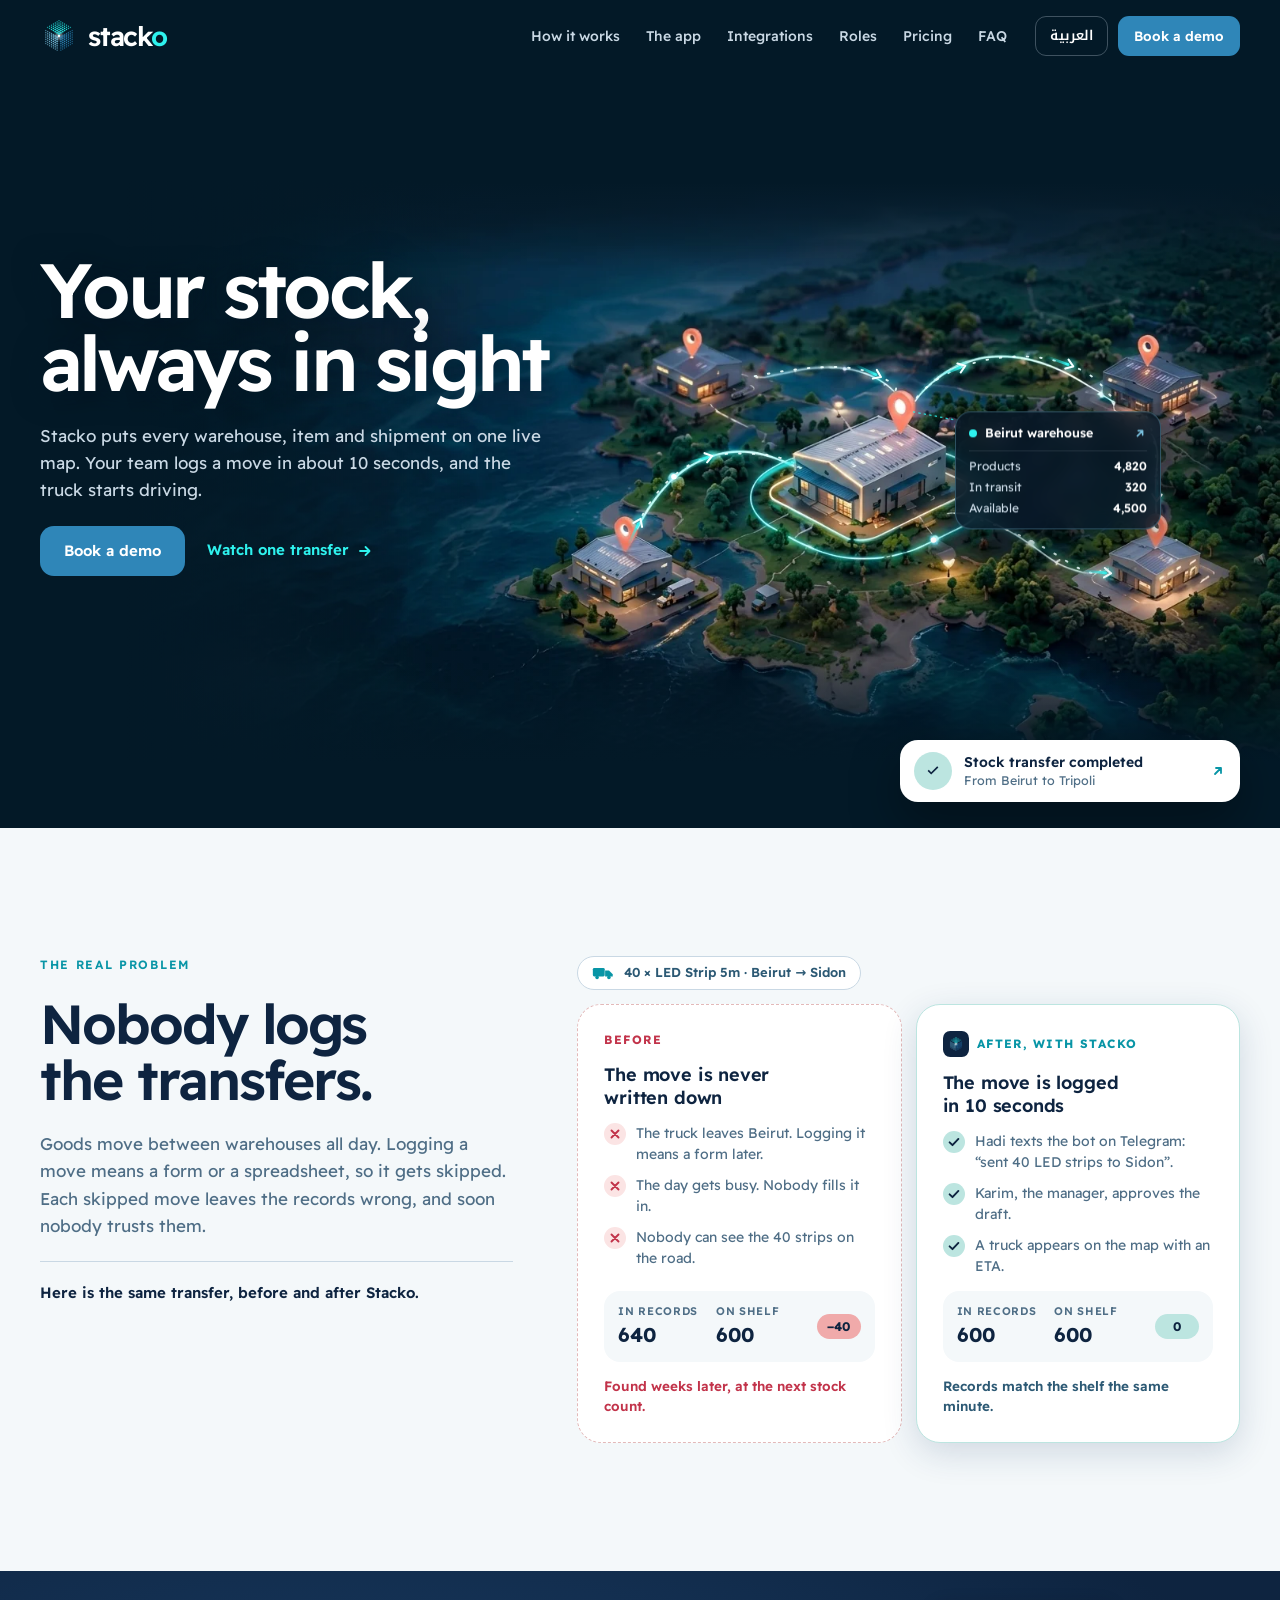
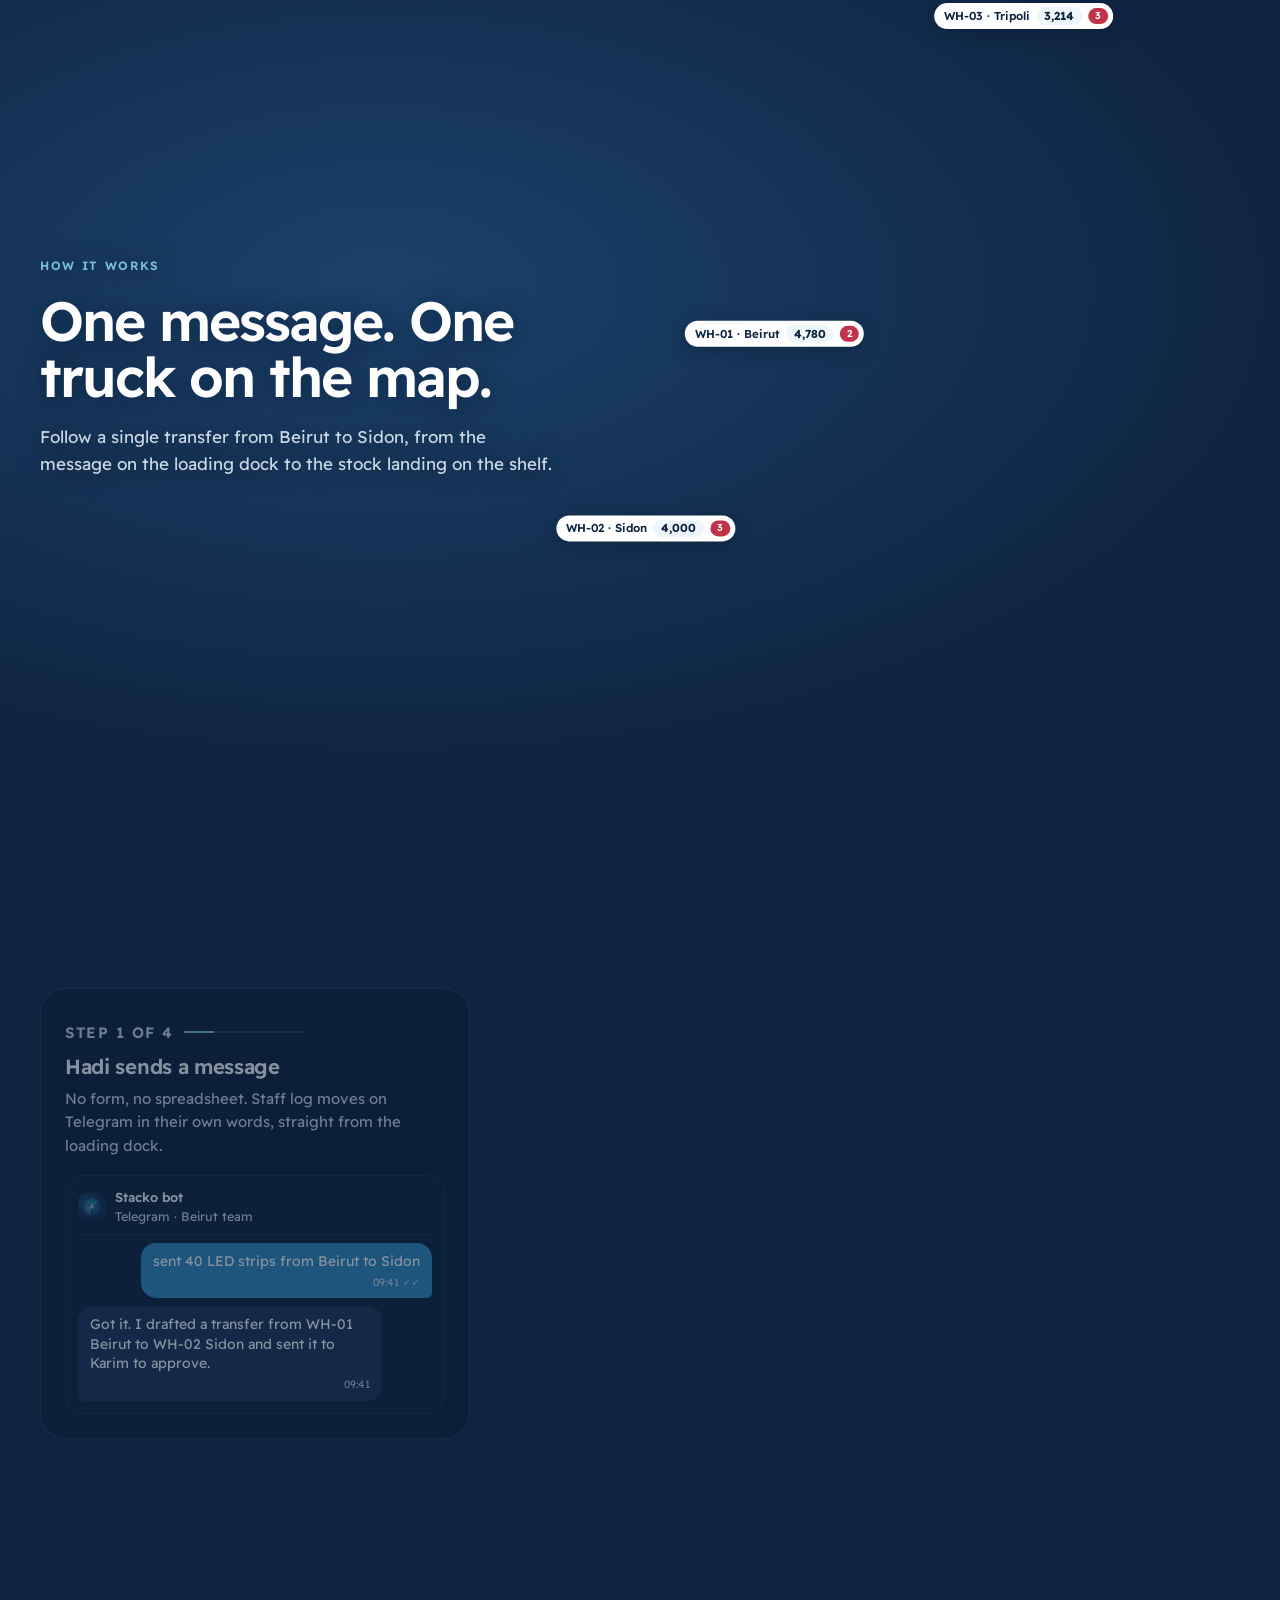
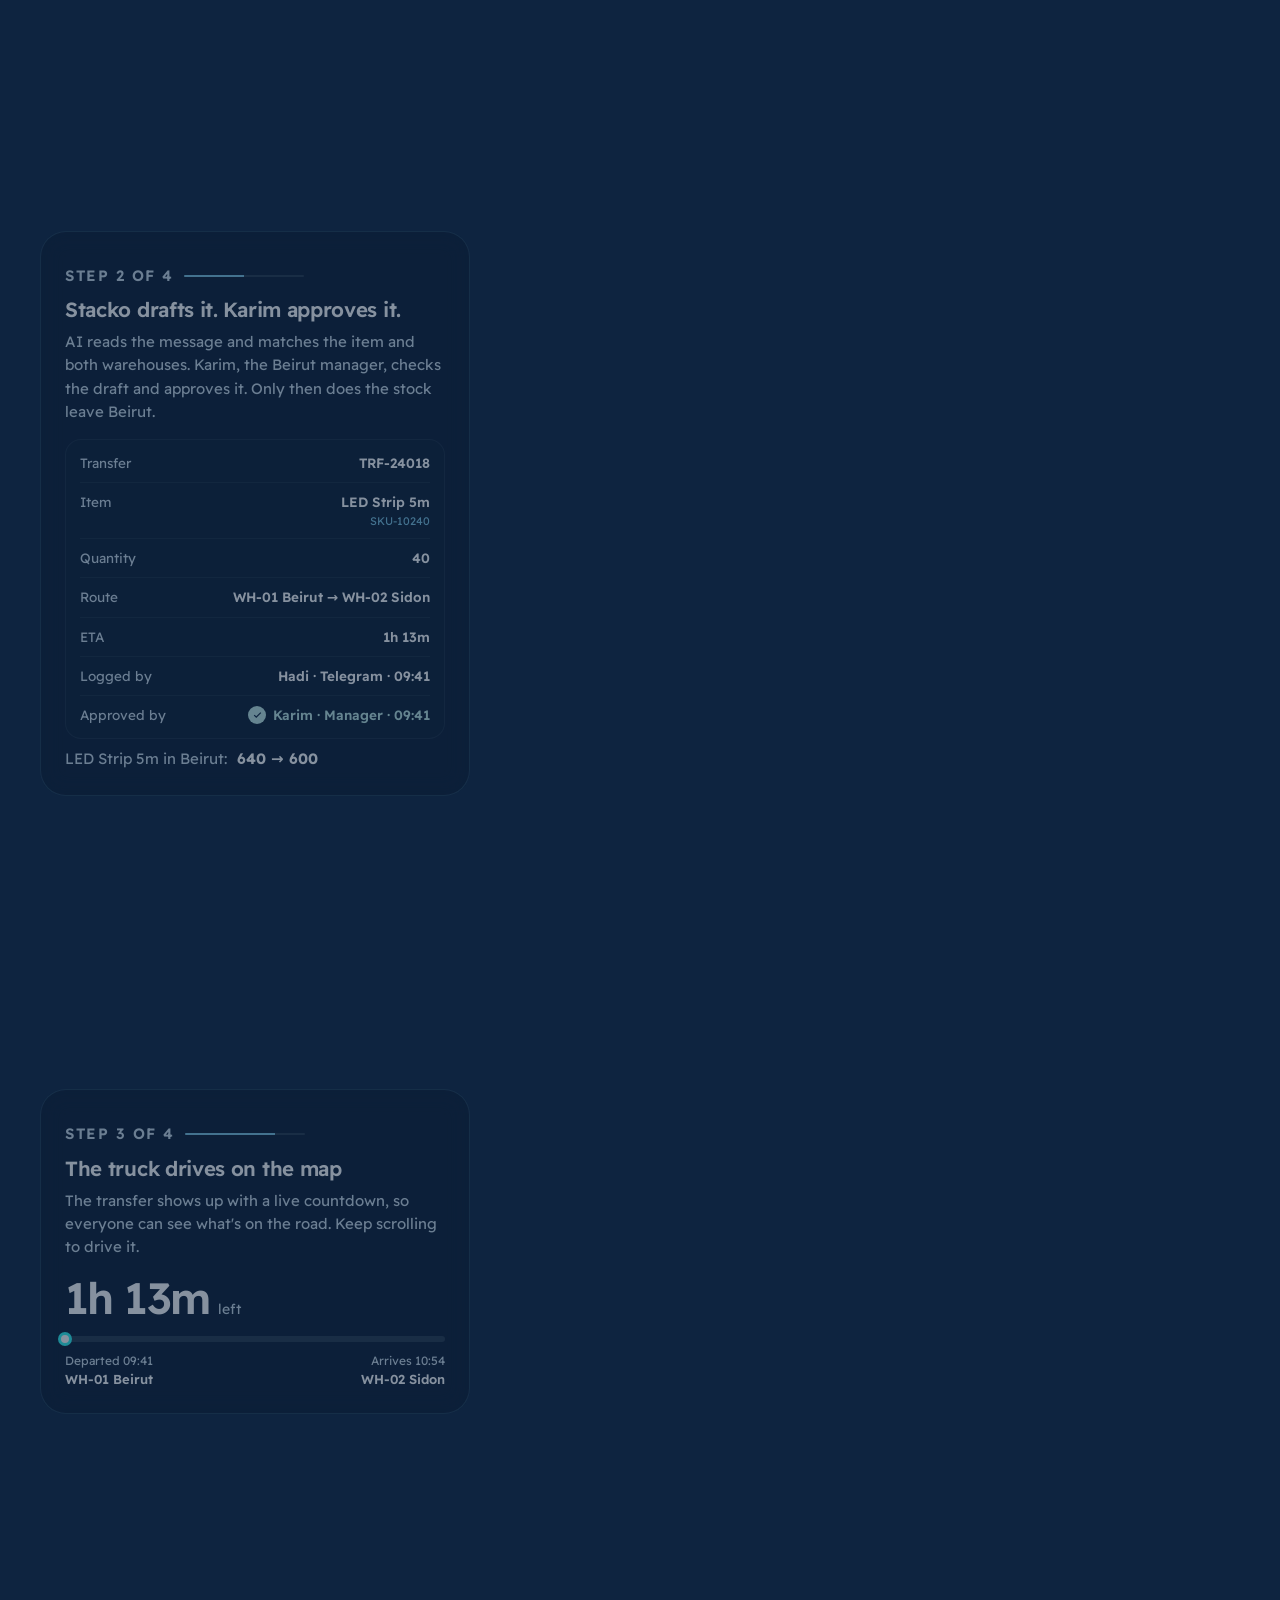
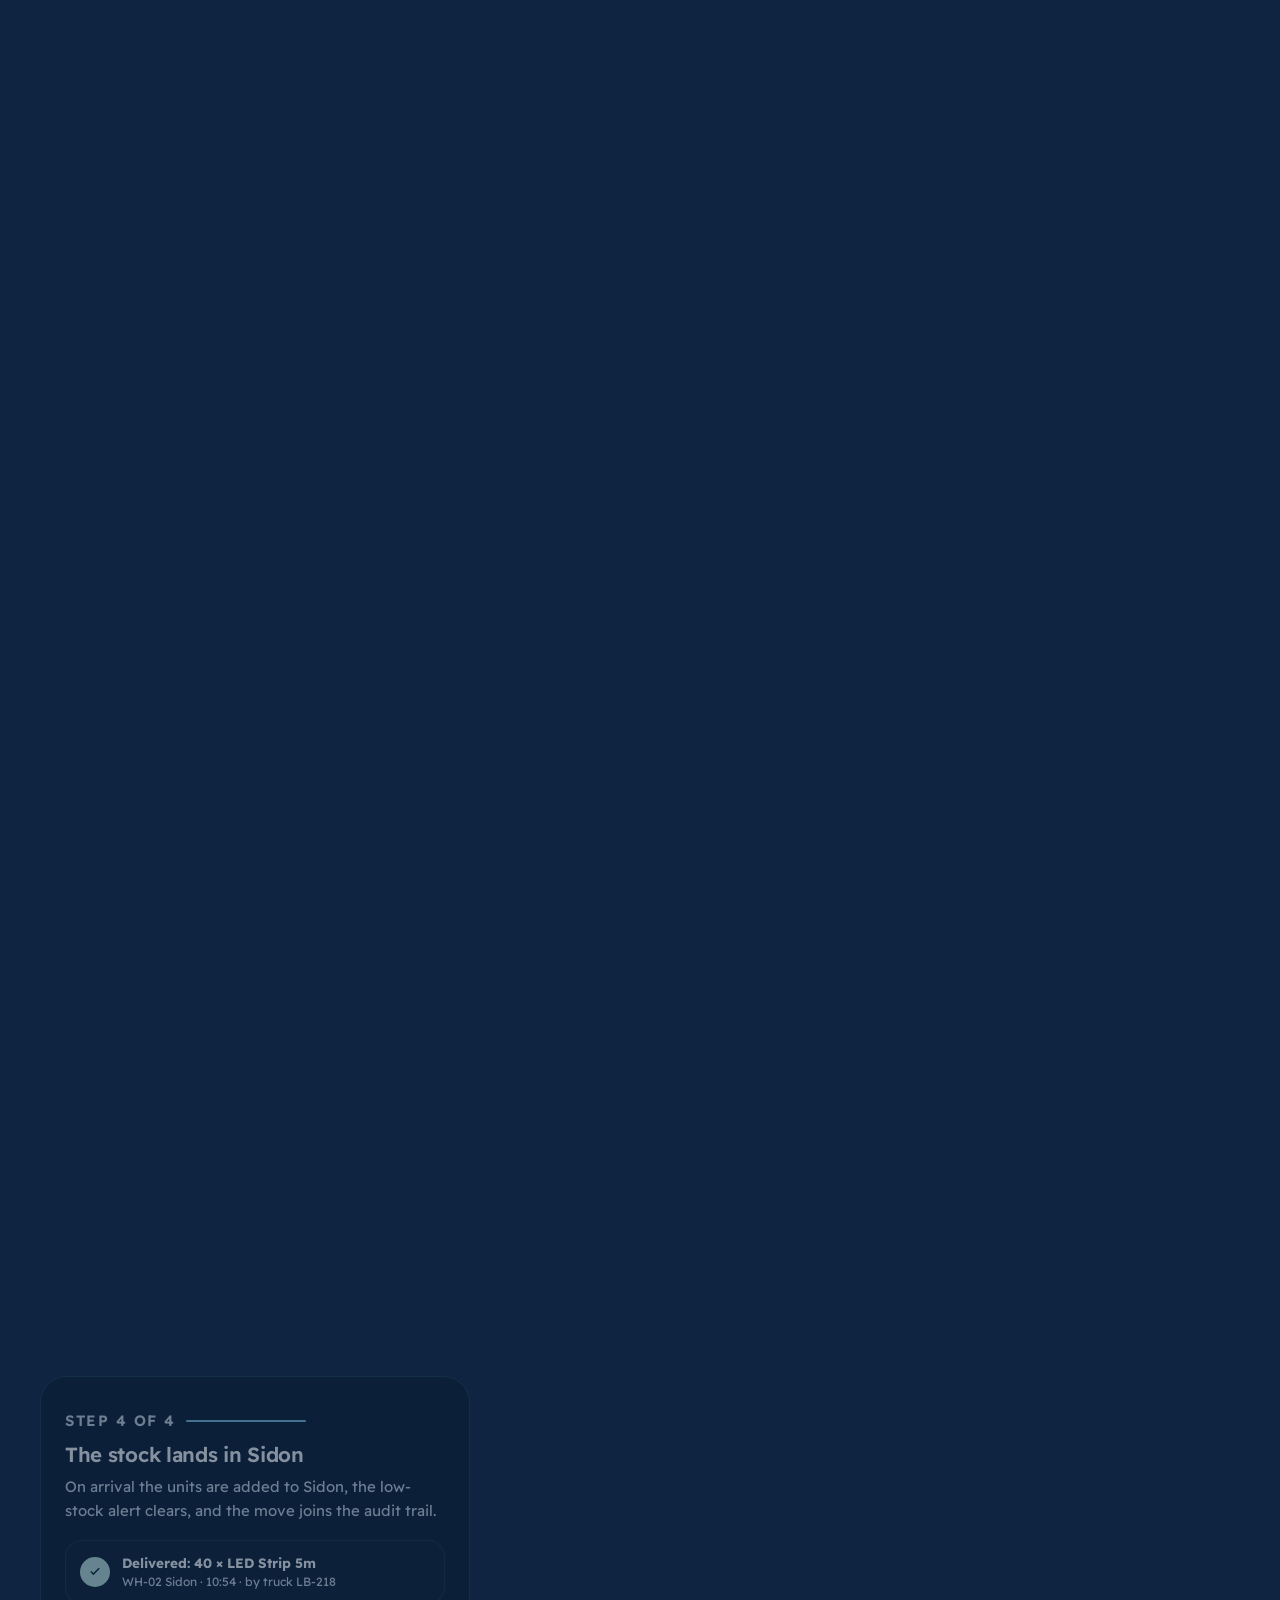
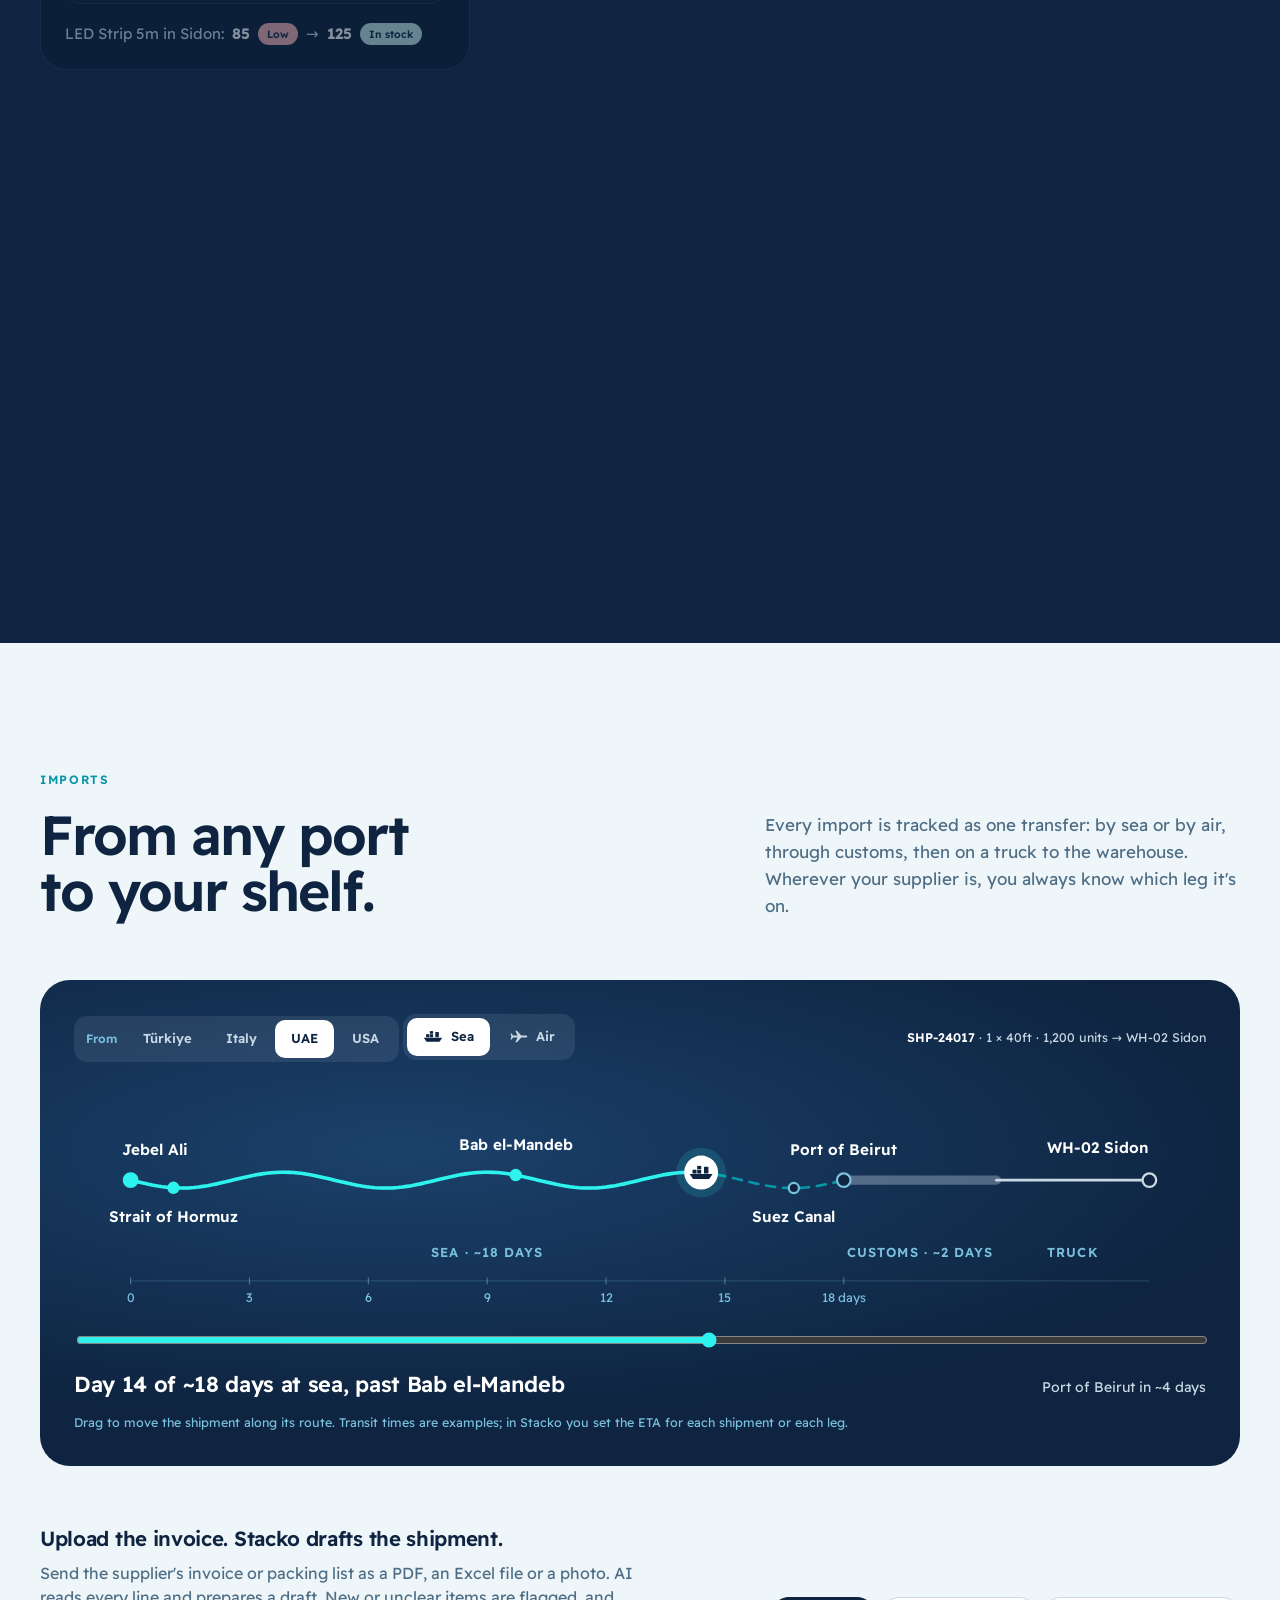
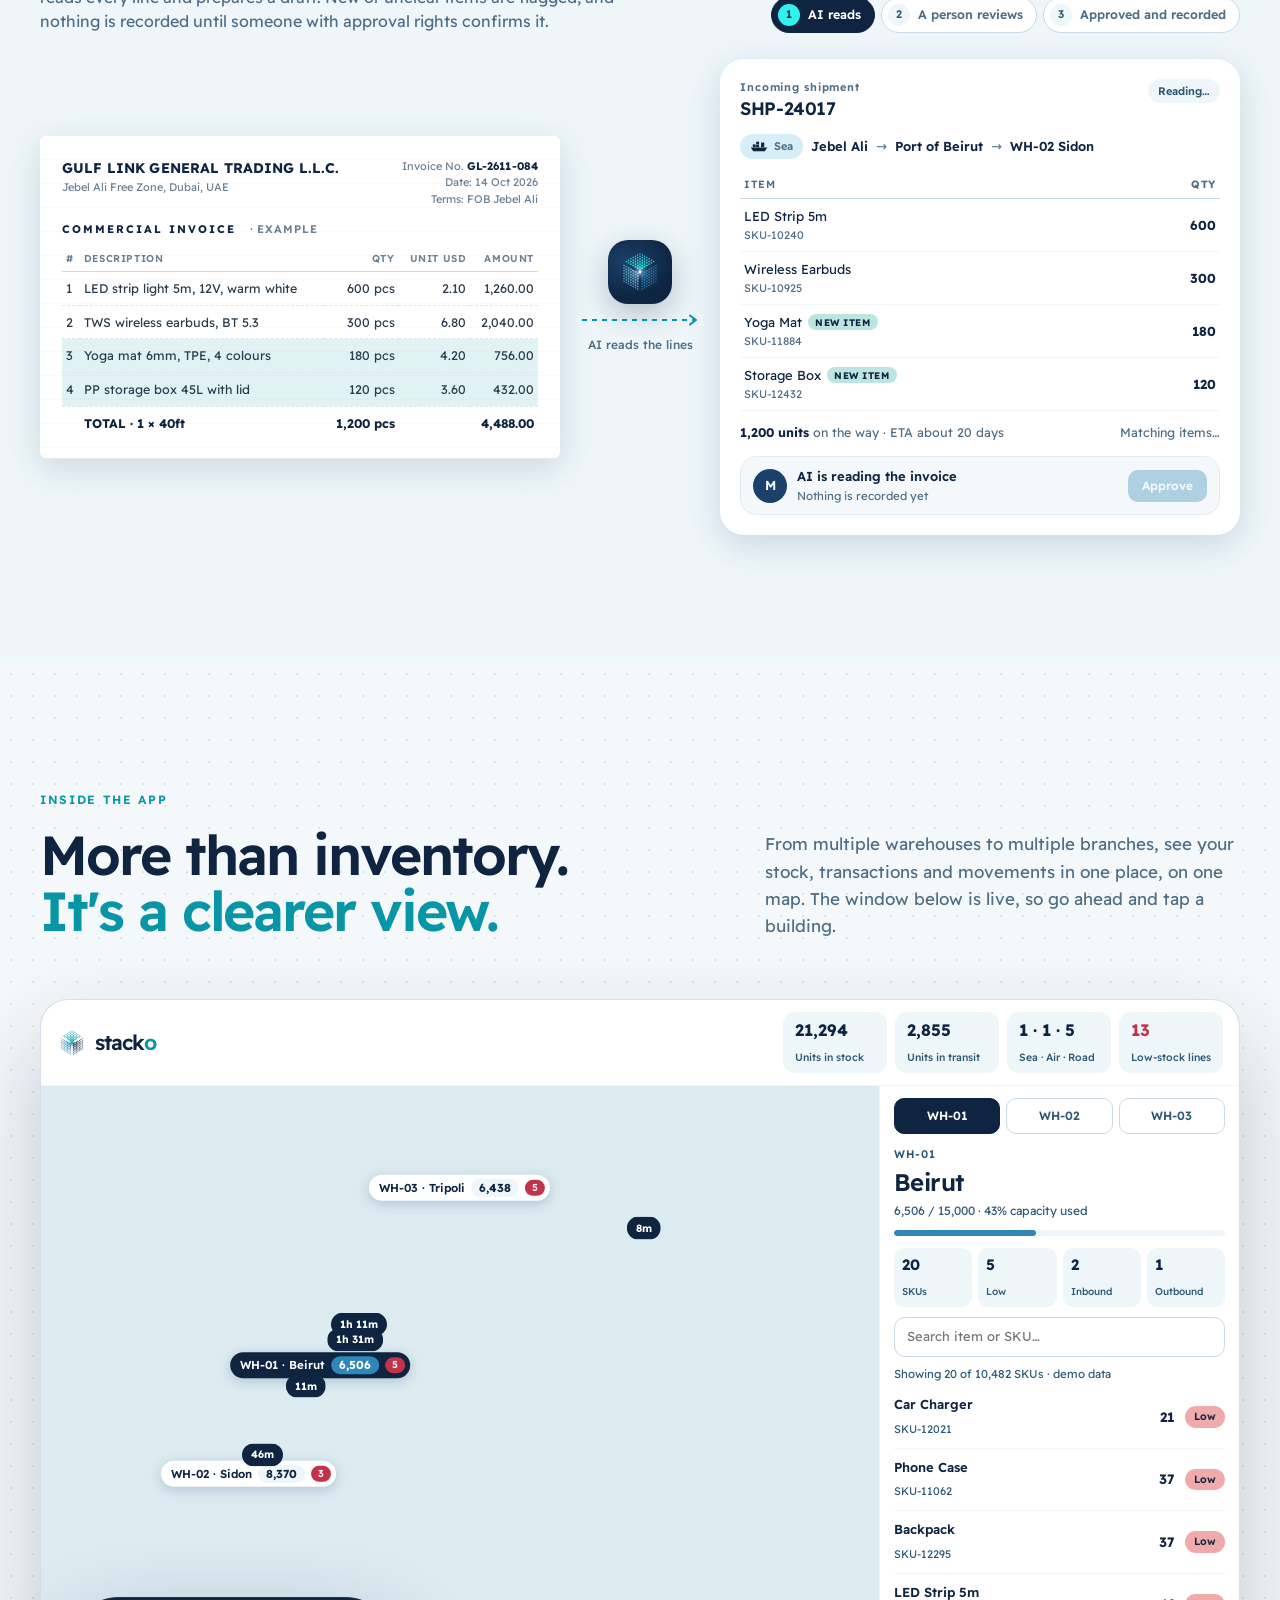
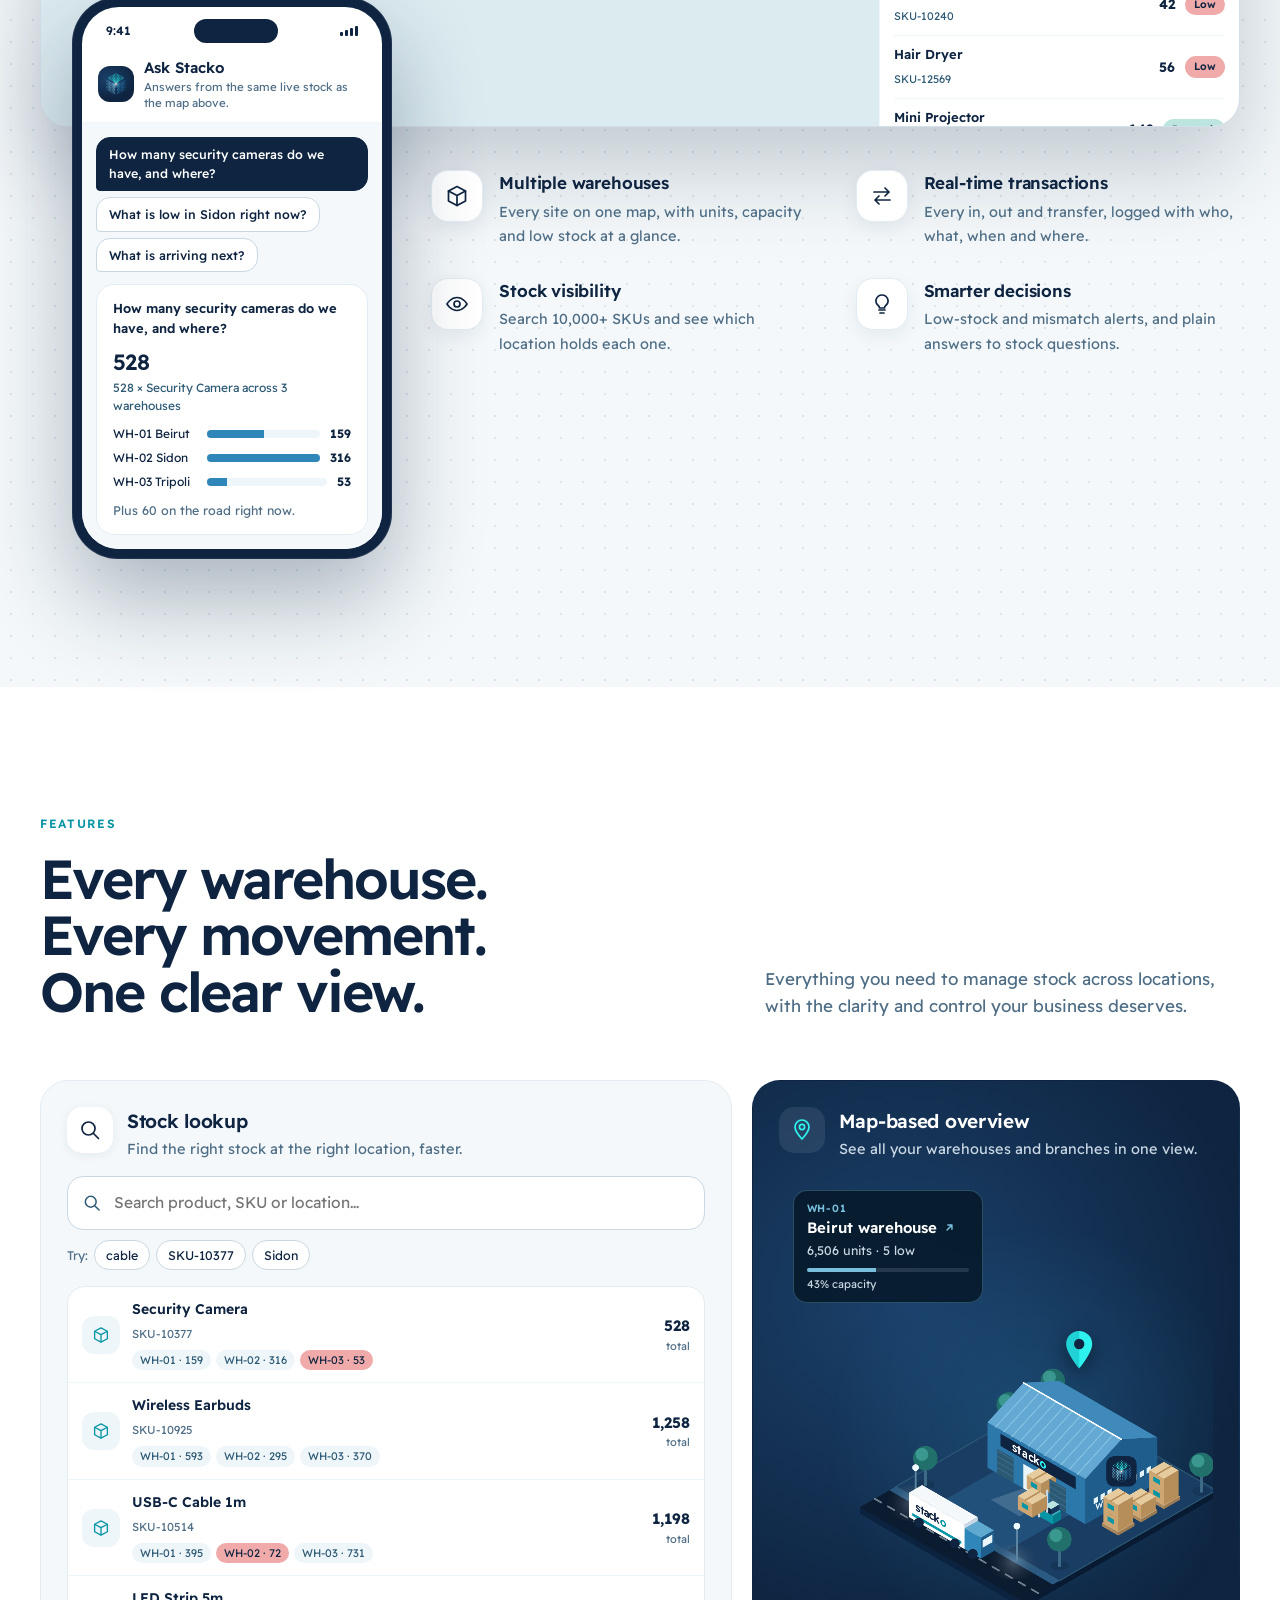
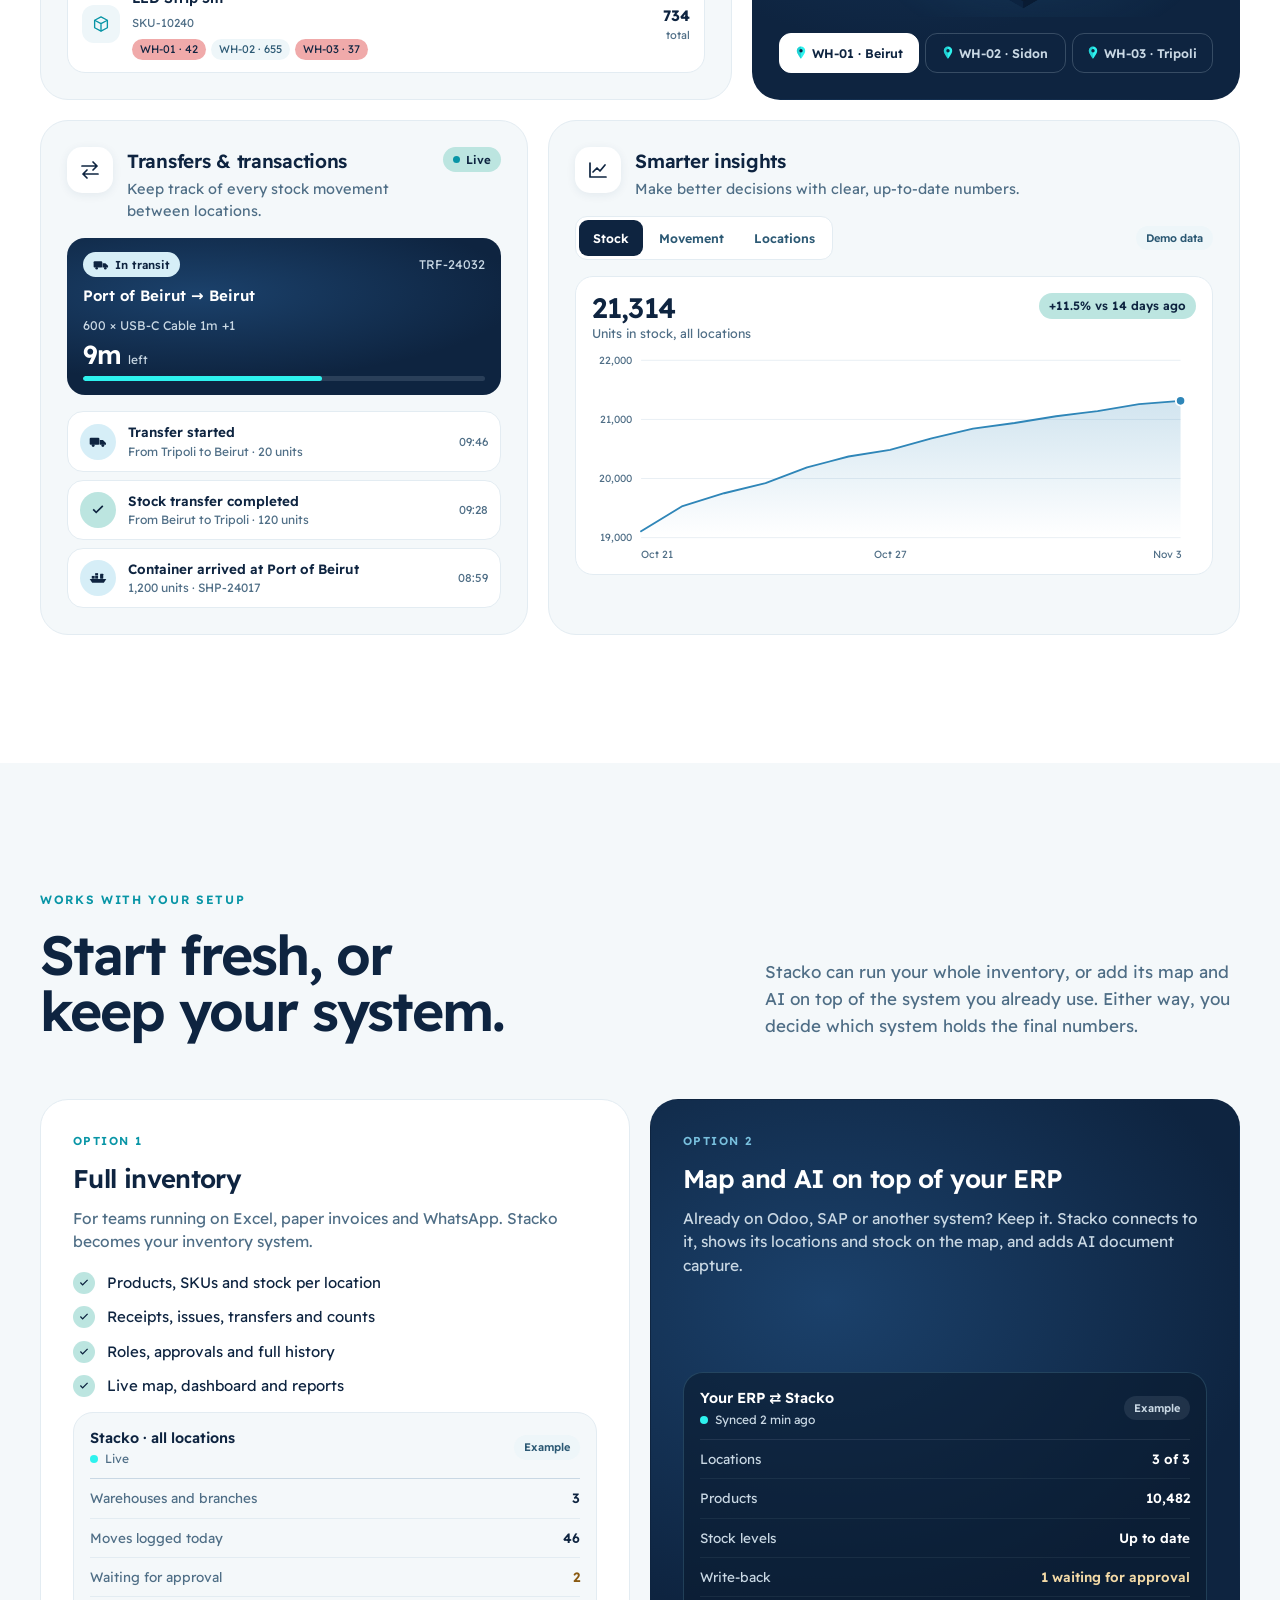
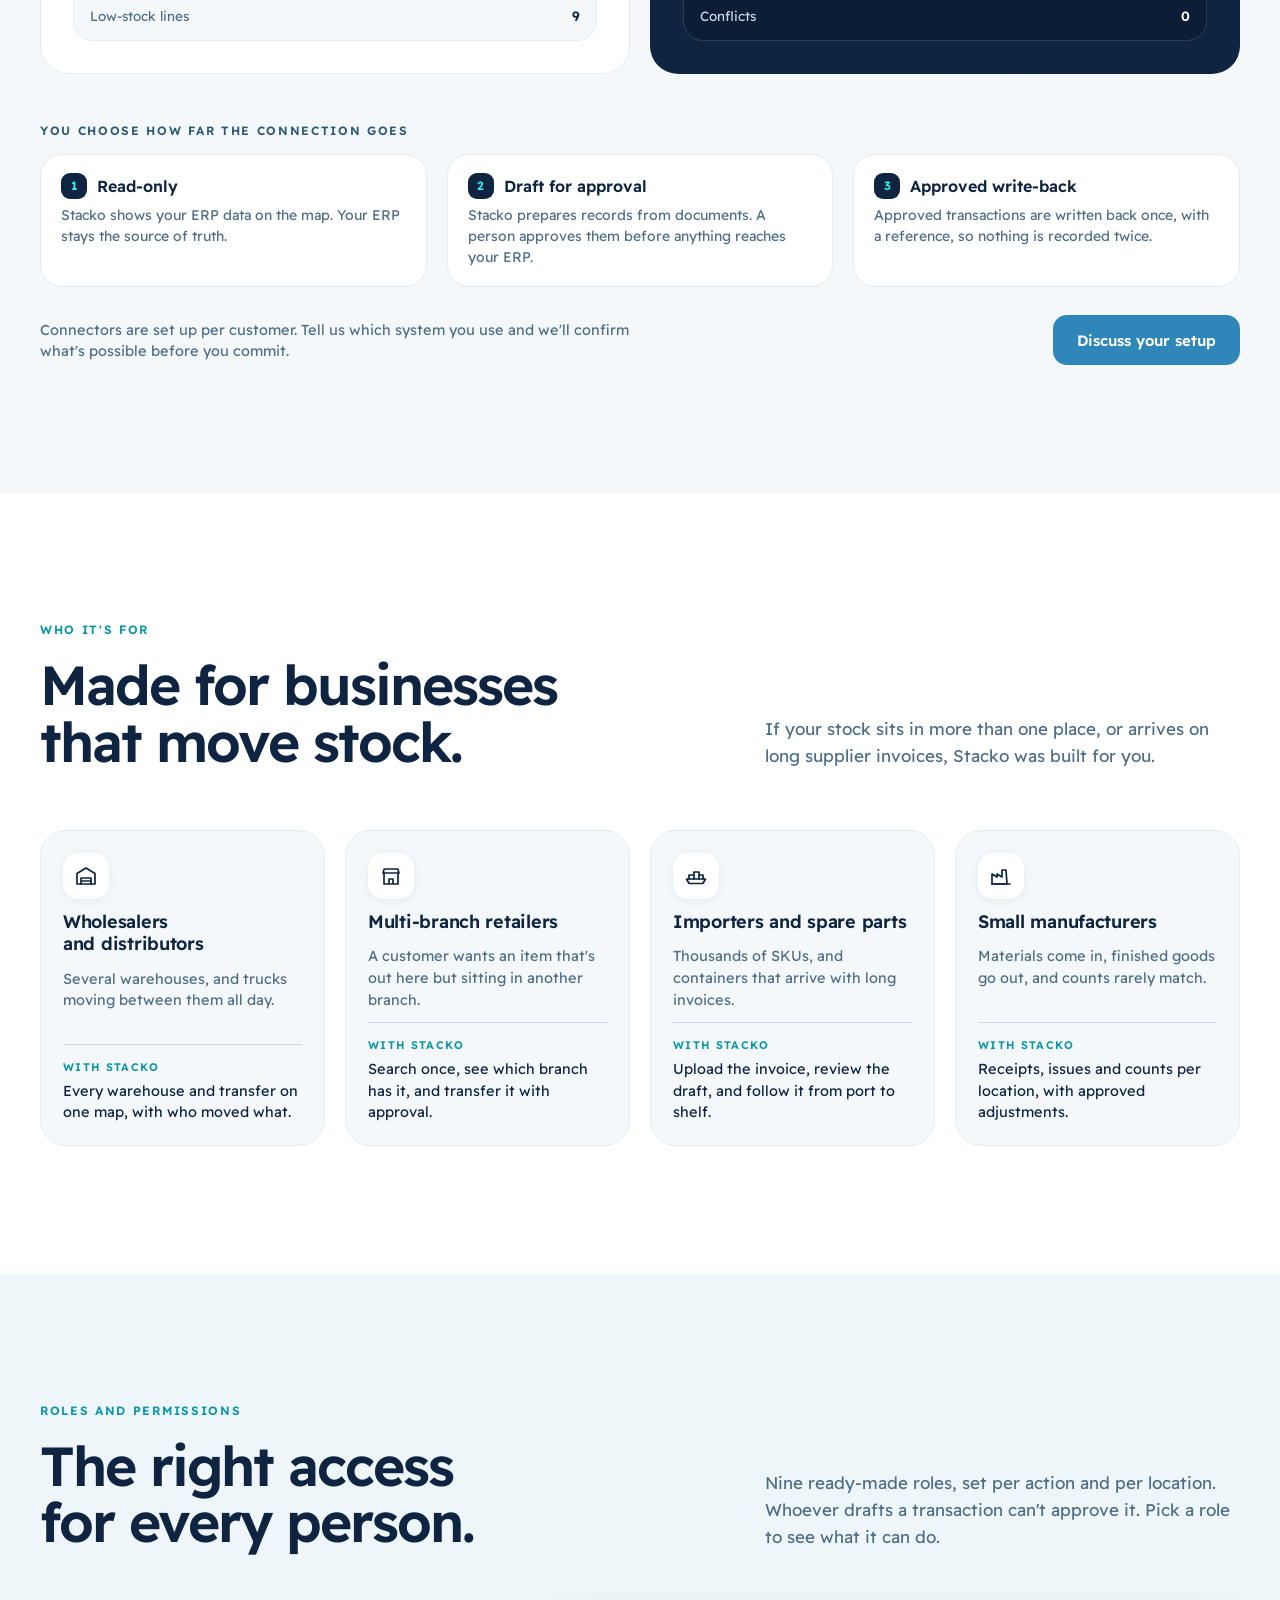
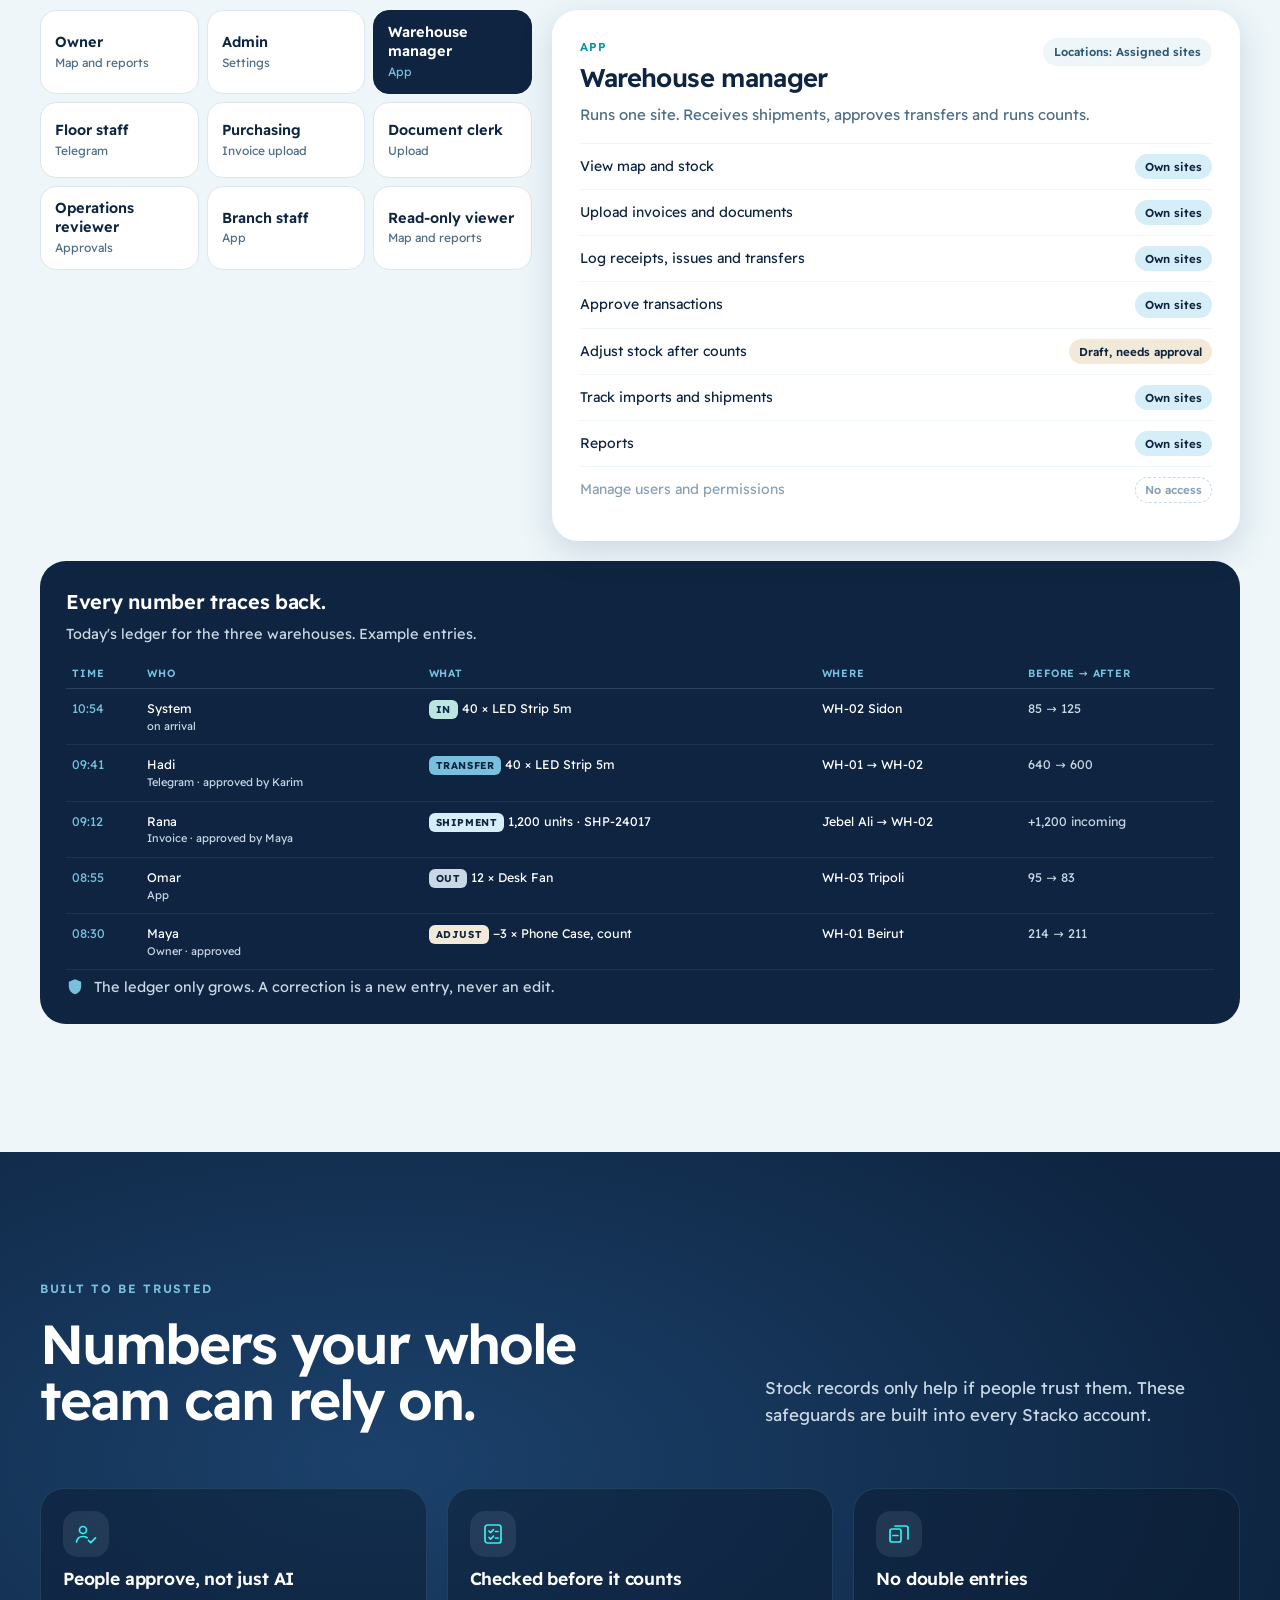
<file: index.html>
<!doctype html>
<html lang="en" dir="ltr">
<head>
<meta charset="utf-8">
<meta name="viewport" content="width=device-width, initial-scale=1, viewport-fit=cover">
<!-- The Arabic page /ar/ is generated from this file by tools/build-ar.js. Run it after any edit here or to the AR copy in main.js. -->
<title>Stacko | Warehouse &amp; Inventory Management Software, Lebanon &amp; GCC</title>
<meta name="description" content="Track stock across every warehouse and branch on one live map. Log transfers from Telegram and turn supplier invoices into AI drafts your team approves.">
<meta name="author" content="AIPHIN">
<meta name="robots" content="index, follow, max-image-preview:large">
<link rel="canonical" href="https://stacko-lb.com/">
<link rel="alternate" hreflang="en" href="https://stacko-lb.com/">
<link rel="alternate" hreflang="ar" href="https://stacko-lb.com/ar/">
<link rel="alternate" hreflang="x-default" href="https://stacko-lb.com/">
<meta name="theme-color" content="#0E2440">

<!-- Open Graph / social previews -->
<meta property="og:type" content="website">
<meta property="og:site_name" content="Stacko">
<meta property="og:title" content="Stacko | Your stock, always in sight">
<meta property="og:description" content="Every warehouse, item and shipment on one live map, with AI drafts your team approves. Built for distributors, importers and retailers in Lebanon and the GCC.">
<meta property="og:url" content="https://stacko-lb.com/">
<meta property="og:image" content="https://stacko-lb.com/assets/images/og-image.jpg">
<meta property="og:image:type" content="image/jpeg">
<meta property="og:image:width" content="1200">
<meta property="og:image:height" content="630">
<meta property="og:image:alt" content="Night map of a warehouse network with glowing shipment routes">
<meta property="og:locale" content="en_US">
<meta property="og:locale:alternate" content="ar_LB">
<meta name="twitter:card" content="summary_large_image">
<meta name="twitter:title" content="Stacko | Your stock, always in sight">
<meta name="twitter:description" content="Every warehouse, item and shipment on one live map, with AI drafts your team approves. Built for distributors, importers and retailers in Lebanon and the GCC.">
<meta name="twitter:image" content="https://stacko-lb.com/assets/images/og-image.jpg">
<meta name="twitter:image:alt" content="Night map of a warehouse network with glowing shipment routes">

<!-- Icons -->
<link rel="icon" href="/assets/images/favicon.svg" type="image/svg+xml">
<link rel="apple-touch-icon" href="/assets/images/apple-touch-icon.png">
<link rel="manifest" href="/site.webmanifest">

<!-- Fonts & styles -->
<link rel="preconnect" href="https://fonts.googleapis.com">
<link rel="preconnect" href="https://fonts.gstatic.com" crossorigin>
<link rel="stylesheet" href="https://fonts.googleapis.com/css2?family=Audiowide&family=Noto+Kufi+Arabic:wght@500;600;700&family=Readex+Pro:wght@300;400;500;600;700&display=swap">
<link rel="preload" href="/assets/images/hero-map.webp" as="image" type="image/webp" fetchpriority="high">
<link rel="stylesheet" href="/assets/css/style.css?v=20261117c">

<!-- Structured data -->
<script type="application/ld+json">
{
  "@context": "https://schema.org",
  "@graph": [
    {
      "@type": "Organization",
      "@id": "https://aiphin.me/#org",
      "name": "AIPHIN",
      "url": "https://aiphin.me",
      "email": "info@aiphin.me",
      "telephone": "+96171313917",
      "logo": "https://stacko-lb.com/assets/images/icon-512.png",
      "address": { "@type": "PostalAddress", "addressLocality": "Beirut", "addressCountry": "LB" }
    },
    {
      "@type": "WebSite",
      "@id": "https://stacko-lb.com/#website",
      "name": "Stacko",
      "url": "https://stacko-lb.com/",
      "inLanguage": ["en", "ar"],
      "publisher": { "@id": "https://aiphin.me/#org" }
    },
    {
      "@type": "WebPage",
      "@id": "https://stacko-lb.com/#webpage",
      "url": "https://stacko-lb.com/",
      "name": "Stacko | Warehouse & Inventory Management Software, Lebanon & GCC",
      "inLanguage": "en",
      "isPartOf": { "@id": "https://stacko-lb.com/#website" },
      "about": { "@id": "https://stacko-lb.com/#app" },
      "primaryImageOfPage": "https://stacko-lb.com/assets/images/og-image.jpg"
    },
    {
      "@type": "SoftwareApplication",
      "@id": "https://stacko-lb.com/#app",
      "name": "Stacko",
      "url": "https://stacko-lb.com/",
      "applicationCategory": "BusinessApplication",
      "applicationSubCategory": "Inventory and warehouse management",
      "operatingSystem": "Web",
      "description": "Stacko puts every warehouse, branch and shipment on one live map. Teams log transfers from Telegram, turn supplier invoices into AI drafts that a person approves, and can connect Stacko to an existing ERP.",
      "image": "https://stacko-lb.com/assets/images/og-image.jpg",
      "areaServed": ["LB", "SA", "AE", "QA", "KW", "BH", "OM"],
      "publisher": { "@id": "https://aiphin.me/#org" }
    },
    {
      "@type": "FAQPage",
      "mainEntity": [
        { "@type": "Question", "name": "Do I have to replace my current system?", "acceptedAnswer": { "@type": "Answer", "text": "No. If you already use an ERP such as Odoo or SAP, Stacko can sit on top of it and add the map and AI document capture. If you don't have a system, Stacko can be your full inventory." } },
        { "@type": "Question", "name": "Does the AI change my stock on its own?", "acceptedAnswer": { "@type": "Answer", "text": "No. The AI reads messages and documents and prepares drafts. New or unclear items are flagged, and stock only changes after someone with approval rights confirms the draft." } },
        { "@type": "Question", "name": "What documents can Stacko read?", "acceptedAnswer": { "@type": "Answer", "text": "Supplier invoices and packing lists, as a PDF, an Excel file or a photo. Stacko picks out the supplier, invoice number, date, items, quantities, units and totals when they're on the document." } },
        { "@type": "Question", "name": "Who owns the data?", "acceptedAnswer": { "@type": "Answer", "text": "You do. Each company's data is kept separate, and only the people you give access to can see it." } },
        { "@type": "Question", "name": "Can I control who does what?", "acceptedAnswer": { "@type": "Answer", "text": "Yes. Permissions are set per action and per location, starting from nine ready-made roles you can adjust. The person who drafts a transaction can't approve it." } },
        { "@type": "Question", "name": "Can you bring in our existing Excel sheets?", "acceptedAnswer": { "@type": "Answer", "text": "Yes. Setup includes importing your products, locations and opening stock from your current files, so your team starts with real numbers." } },
        { "@type": "Question", "name": "How long does setup take?", "acceptedAnswer": { "@type": "Answer", "text": "It depends on how many locations and products you have, and whether we connect to an existing system. We agree on a clear plan during the demo." } },
        { "@type": "Question", "name": "How much does Stacko cost?", "acceptedAnswer": { "@type": "Answer", "text": "You pay per location (a warehouse, branch or shop), and every plan includes every feature. All plans start with a 14-day free trial. See the pricing page for the plans." } }
      ]
    }
  ]
}
</script>
</head>
<body>

<svg width="0" height="0" style="position:absolute" aria-hidden="true" focusable="false"><defs>
<filter id="mkGlow" x="-100%" y="-100%" width="300%" height="300%"><feGaussianBlur stdDeviation="5"/></filter>
<symbol id="mark" viewBox="0 0 120 120"><circle cx="60" cy="60" r="11" class="c" opacity=".55" filter="url(#mkGlow)"/><circle cx="18.43" cy="42.86" r="1.31" class="l"/><circle cx="18.43" cy="49.71" r="1.38" class="l"/><circle cx="18.43" cy="56.57" r="1.42" class="l"/><circle cx="18.43" cy="63.43" r="1.42" class="l"/><circle cx="18.43" cy="70.29" r="1.38" class="l"/><circle cx="18.43" cy="77.14" r="1.31" class="l"/><circle cx="18.43" cy="84" r="1.20" class="l"/><circle cx="24.37" cy="32.57" r="1.31" class="t"/><circle cx="24.37" cy="46.29" r="1.55" class="l"/><circle cx="24.37" cy="53.14" r="1.61" class="l"/><circle cx="24.37" cy="60" r="1.64" class="l"/><circle cx="24.37" cy="66.86" r="1.61" class="l"/><circle cx="24.37" cy="73.71" r="1.55" class="l"/><circle cx="24.37" cy="80.57" r="1.44" class="l"/><circle cx="24.37" cy="87.43" r="1.31" class="l"/><circle cx="30.31" cy="29.14" r="1.38" class="t"/><circle cx="30.31" cy="36" r="1.55" class="t"/><circle cx="30.31" cy="49.71" r="1.79" class="l"/><circle cx="30.31" cy="56.57" r="1.84" class="l"/><circle cx="30.31" cy="63.43" r="1.84" class="l"/><circle cx="30.31" cy="70.29" r="1.79" class="l"/><circle cx="30.31" cy="77.14" r="1.69" class="l"/><circle cx="30.31" cy="84" r="1.55" class="l"/><circle cx="30.31" cy="90.86" r="1.38" class="l"/><circle cx="36.25" cy="25.71" r="1.42" class="t"/><circle cx="36.25" cy="32.57" r="1.61" class="t"/><circle cx="36.25" cy="39.43" r="1.79" class="t"/><circle cx="36.25" cy="53.14" r="2.02" class="l"/><circle cx="36.25" cy="60" r="2.06" class="l"/><circle cx="36.25" cy="66.86" r="2.02" class="l"/><circle cx="36.25" cy="73.71" r="1.93" class="l"/><circle cx="36.25" cy="80.57" r="1.79" class="l"/><circle cx="36.25" cy="87.43" r="1.61" class="l"/><circle cx="36.25" cy="94.29" r="1.42" class="l"/><circle cx="42.18" cy="22.29" r="1.42" class="t"/><circle cx="42.18" cy="29.14" r="1.64" class="t"/><circle cx="42.18" cy="36" r="1.84" class="t"/><circle cx="42.18" cy="42.86" r="2.02" class="t"/><circle cx="42.18" cy="56.57" r="2.26" class="l"/><circle cx="42.18" cy="63.43" r="2.26" class="l"/><circle cx="42.18" cy="70.29" r="2.17" class="l"/><circle cx="42.18" cy="77.14" r="2.02" class="l"/><circle cx="42.18" cy="84" r="1.84" class="l"/><circle cx="42.18" cy="90.86" r="1.64" class="l"/><circle cx="42.18" cy="97.71" r="1.42" class="l"/><circle cx="48.12" cy="18.86" r="1.38" class="t"/><circle cx="48.12" cy="25.71" r="1.61" class="t"/><circle cx="48.12" cy="32.57" r="1.84" class="t"/><circle cx="48.12" cy="39.43" r="2.06" class="t"/><circle cx="48.12" cy="46.29" r="2.26" class="t"/><circle cx="48.12" cy="60" r="2.48" class="l"/><circle cx="48.12" cy="66.86" r="2.41" class="l"/><circle cx="48.12" cy="73.71" r="2.26" class="l"/><circle cx="48.12" cy="80.57" r="2.06" class="l"/><circle cx="48.12" cy="87.43" r="1.84" class="l"/><circle cx="48.12" cy="94.29" r="1.61" class="l"/><circle cx="48.12" cy="101.14" r="1.38" class="l"/><circle cx="54.06" cy="15.43" r="1.31" class="t"/><circle cx="54.06" cy="22.29" r="1.55" class="t"/><circle cx="54.06" cy="29.14" r="1.79" class="t"/><circle cx="54.06" cy="36" r="2.02" class="t"/><circle cx="54.06" cy="42.86" r="2.26" class="t"/><circle cx="54.06" cy="49.71" r="2.48" class="t"/><circle cx="54.06" cy="63.43" r="2.66" class="l"/><circle cx="54.06" cy="70.29" r="2.48" class="l"/><circle cx="54.06" cy="77.14" r="2.26" class="l"/><circle cx="54.06" cy="84" r="2.02" class="l"/><circle cx="54.06" cy="90.86" r="1.79" class="l"/><circle cx="54.06" cy="97.71" r="1.55" class="l"/><circle cx="54.06" cy="104.57" r="1.31" class="l"/><circle cx="60" cy="12" r="1.20" class="t"/><circle cx="60" cy="18.86" r="1.44" class="t"/><circle cx="60" cy="25.71" r="1.69" class="t"/><circle cx="60" cy="32.57" r="1.93" class="t"/><circle cx="60" cy="39.43" r="2.17" class="t"/><circle cx="60" cy="46.29" r="2.41" class="t"/><circle cx="60" cy="53.14" r="2.66" class="t"/><circle cx="65.94" cy="15.43" r="1.31" class="t"/><circle cx="65.94" cy="22.29" r="1.55" class="t"/><circle cx="65.94" cy="29.14" r="1.79" class="t"/><circle cx="65.94" cy="36" r="2.02" class="t"/><circle cx="65.94" cy="42.86" r="2.26" class="t"/><circle cx="65.94" cy="49.71" r="2.48" class="t"/><circle cx="65.94" cy="63.43" r="2.66" class="r"/><circle cx="65.94" cy="70.29" r="2.48" class="r"/><circle cx="65.94" cy="77.14" r="2.26" class="r"/><circle cx="65.94" cy="84" r="2.02" class="r"/><circle cx="65.94" cy="90.86" r="1.79" class="r"/><circle cx="65.94" cy="97.71" r="1.55" class="r"/><circle cx="65.94" cy="104.57" r="1.31" class="r"/><circle cx="71.88" cy="18.86" r="1.38" class="t"/><circle cx="71.88" cy="25.71" r="1.61" class="t"/><circle cx="71.88" cy="32.57" r="1.84" class="t"/><circle cx="71.88" cy="39.43" r="2.06" class="t"/><circle cx="71.88" cy="46.29" r="2.26" class="t"/><circle cx="71.88" cy="60" r="2.48" class="r"/><circle cx="71.88" cy="66.86" r="2.41" class="r"/><circle cx="71.88" cy="73.71" r="2.26" class="r"/><circle cx="71.88" cy="80.57" r="2.06" class="r"/><circle cx="71.88" cy="87.43" r="1.84" class="r"/><circle cx="71.88" cy="94.29" r="1.61" class="r"/><circle cx="71.88" cy="101.14" r="1.38" class="r"/><circle cx="77.82" cy="22.29" r="1.42" class="t"/><circle cx="77.82" cy="29.14" r="1.64" class="t"/><circle cx="77.82" cy="36" r="1.84" class="t"/><circle cx="77.82" cy="42.86" r="2.02" class="t"/><circle cx="77.82" cy="56.57" r="2.26" class="r"/><circle cx="77.82" cy="63.43" r="2.26" class="r"/><circle cx="77.82" cy="70.29" r="2.17" class="r"/><circle cx="77.82" cy="77.14" r="2.02" class="r"/><circle cx="77.82" cy="84" r="1.84" class="r"/><circle cx="77.82" cy="90.86" r="1.64" class="r"/><circle cx="77.82" cy="97.71" r="1.42" class="r"/><circle cx="83.75" cy="25.71" r="1.42" class="t"/><circle cx="83.75" cy="32.57" r="1.61" class="t"/><circle cx="83.75" cy="39.43" r="1.79" class="t"/><circle cx="83.75" cy="53.14" r="2.02" class="r"/><circle cx="83.75" cy="60" r="2.06" class="r"/><circle cx="83.75" cy="66.86" r="2.02" class="r"/><circle cx="83.75" cy="73.71" r="1.93" class="r"/><circle cx="83.75" cy="80.57" r="1.79" class="r"/><circle cx="83.75" cy="87.43" r="1.61" class="r"/><circle cx="83.75" cy="94.29" r="1.42" class="r"/><circle cx="89.69" cy="29.14" r="1.38" class="t"/><circle cx="89.69" cy="36" r="1.55" class="t"/><circle cx="89.69" cy="49.71" r="1.79" class="r"/><circle cx="89.69" cy="56.57" r="1.84" class="r"/><circle cx="89.69" cy="63.43" r="1.84" class="r"/><circle cx="89.69" cy="70.29" r="1.79" class="r"/><circle cx="89.69" cy="77.14" r="1.69" class="r"/><circle cx="89.69" cy="84" r="1.55" class="r"/><circle cx="89.69" cy="90.86" r="1.38" class="r"/><circle cx="95.63" cy="32.57" r="1.31" class="t"/><circle cx="95.63" cy="46.29" r="1.55" class="r"/><circle cx="95.63" cy="53.14" r="1.61" class="r"/><circle cx="95.63" cy="60" r="1.64" class="r"/><circle cx="95.63" cy="66.86" r="1.61" class="r"/><circle cx="95.63" cy="73.71" r="1.55" class="r"/><circle cx="95.63" cy="80.57" r="1.44" class="r"/><circle cx="95.63" cy="87.43" r="1.31" class="r"/><circle cx="101.57" cy="42.86" r="1.31" class="r"/><circle cx="101.57" cy="49.71" r="1.38" class="r"/><circle cx="101.57" cy="56.57" r="1.42" class="r"/><circle cx="101.57" cy="63.43" r="1.42" class="r"/><circle cx="101.57" cy="70.29" r="1.38" class="r"/><circle cx="101.57" cy="77.14" r="1.31" class="r"/><circle cx="101.57" cy="84" r="1.20" class="r"/><circle cx="60" cy="60" r="3.6" class="c"/></symbol>
<symbol id="i-truck" viewBox="0 0 26 16"><rect x="1" y="2" width="14" height="10" rx="1.6"/><path d="M15.5 5h4.6l4.4 4.4V12h-9z"/><circle cx="6" cy="13.2" r="2.1"/><circle cx="20" cy="13.2" r="2.1"/></symbol>
<symbol id="i-ship" viewBox="0 0 26 16"><path d="M1 9.5h24l-3.6 5.3H4.6z"/><rect x="4" y="5" width="4.2" height="4"/><rect x="8.9" y="5" width="4.2" height="4"/><rect x="8.9" y="1" width="4.2" height="3.4"/><rect x="16" y="2" width="4.6" height="7" rx=".6"/></symbol>
<symbol id="i-plane" viewBox="0 0 26 16"><path d="M25 8c0-.8-.7-1.3-1.6-1.3h-6.1L11.6.6H9.5l2.9 6.1H6.6L4.7 4.2H3.2l1.2 3.8-1.2 3.8h1.5l1.9-2.5h5.8l-2.9 6.1h2.1l5.7-6.1h6.1c.9 0 1.6-.5 1.6-1.3z"/></symbol>
<symbol id="i-alert" viewBox="0 0 16 16"><path d="M8 1.6 15.2 14.2H.8z" fill="#0E2440"/><path d="M8 6v4" stroke="#F0AAAA" stroke-width="1.6" stroke-linecap="round"/><circle cx="8" cy="12.1" r=".95" fill="#F0AAAA"/></symbol>
<symbol id="i-pin" viewBox="0 0 30 40"><path d="M15 39C15 39 2 23.6 2 14.5A13 13 0 0 1 28 14.5C28 23.6 15 39 15 39z" fill="#2EF2EE"/><path d="M15 39C15 39 2 23.6 2 14.5A13 13 0 0 1 15 1.5z" fill="#0895A6" opacity=".35"/><circle cx="15" cy="14.5" r="5.2" fill="#0E2440"/></symbol>
<symbol id="i-go" viewBox="0 0 16 16"><path d="M5 11 11 5M6 5h5v5" fill="none" stroke="currentColor" stroke-width="1.8" stroke-linecap="round" stroke-linejoin="round"/></symbol>
<symbol id="i-check" viewBox="0 0 16 16"><path d="M6.2 11.6 2.6 8l1.2-1.2 2.4 2.4 6-6L13.4 4.4z" fill="#0E2440"/></symbol>
</defs></svg>

<nav class="nav" id="nav" aria-label="Main">
  <div class="wrap">
    <a class="lockup" href="#top" aria-label="Stacko home">
      <svg aria-hidden="true"><use href="#mark"/></svg>
      <span class="wm">stack<i>o</i></span><span class="wm-ar">ستاك<i>و</i></span>
    </a>
    <div class="nav-links">
      <a href="#how" data-i="navHow">How it works</a>
      <a href="#product" data-i="navProduct">The app</a>
      <a href="#setup" data-i="navSetup">Integrations</a>
      <a href="#roles" data-i="navRoles">Roles</a>
      <a href="/pricing/" data-i="navPricing">Pricing</a>
      <a href="#faq" data-i="navFaq">FAQ</a>
    </div>
    <div class="nav-r">
      <a class="lang-btn" id="langBtn" href="/ar/" hreflang="ar" lang="ar">العربية</a>
      <a class="btn btn-primary" href="#contact" data-i="navDemo">Book a demo</a>
    </div>
  </div>
</nav>

<main>
<!-- ============ HERO ============ -->
<section class="hero on-dark" id="top" aria-labelledby="h1">
  <div class="hero-art" id="heroArt">
    <svg viewBox="0 0 1456 732" preserveAspectRatio="none" role="img" aria-label="Night view of a warehouse network with glowing routes between five warehouses">
      <defs>
        <filter id="hBlur" x="-20%" y="-20%" width="140%" height="140%"><feGaussianBlur stdDeviation="4"/></filter>
        <filter id="hSoft" x="-60%" y="-60%" width="220%" height="220%"><feGaussianBlur stdDeviation="2.2"/></filter>
        <linearGradient id="tailG" gradientUnits="userSpaceOnUse" x1="-32" y1="0" x2="-2" y2="0"><stop offset="0" stop-color="#2EF2EE" stop-opacity="0"/><stop offset="1" stop-color="#2EF2EE" stop-opacity=".95"/></linearGradient>
        <path id="rA" d="M 643 436 C 660 395, 700 345, 760 343 S 835 352, 848 358"/>
        <path id="rB" d="M 792 245 C 840 236, 905 225, 945 243 S 966 262, 968 268"/>
        <path id="rC" d="M 997 272 C 1030 230, 1110 210, 1170 225 S 1230 262, 1245 272"/>
        <path id="rD" d="M 1287 296 C 1300 320, 1303 370, 1299 420"/>
        <path id="rE" d="M 1062 422 C 1100 432, 1150 455, 1185 478 S 1225 492, 1240 494"/>
        <g id="mv"><path d="M-32 0 H-3" stroke="url(#tailG)" stroke-width="3.4" stroke-linecap="round" fill="none"/><circle r="9" fill="#2EF2EE" opacity=".32" filter="url(#hSoft)"/><path d="M-4.5 -6 L4 0 L-4.5 6" fill="none" stroke="#F4FFFF" stroke-width="2.6" stroke-linecap="round" stroke-linejoin="round"/></g>
      </defs>
      <image href="/assets/images/hero-map.webp" width="1456" height="732" preserveAspectRatio="none"/>
      <g><use href="#rA" class="route-glow"/><use href="#rB" class="route-glow"/><use href="#rC" class="route-glow"/><use href="#rD" class="route-glow"/><use href="#rE" class="route-glow"/><use href="#rA" class="route-flow"/><use href="#rB" class="route-flow"/><use href="#rC" class="route-flow"/><use href="#rD" class="route-flow"/><use href="#rE" class="route-flow"/></g>
      <ellipse class="hub-pulse" cx="937" cy="397" rx="148" ry="57"/><ellipse class="hub-pulse b" cx="937" cy="397" rx="148" ry="57"/>
      <path class="ring-sweep" pathLength="1000" d="M 842 353 A 148 57 0 1 0 1050 360"/>
      <circle class="node" cx="690" cy="372" r="3.5"/><circle class="node" cx="1018" cy="452" r="3.5" style="animation-delay:.9s"/>
      <path class="leader" d="M 992 290 L 1044 300"/>
      <g><g><use href="#mv"/><animateMotion dur="2.6s" begin="0s" repeatCount="indefinite" rotate="auto"><mpath href="#rA"/></animateMotion></g><g><use href="#mv"/><animateMotion dur="2.6s" begin="-1.3s" repeatCount="indefinite" rotate="auto"><mpath href="#rA"/></animateMotion></g><g><use href="#mv"/><animateMotion dur="2.2s" begin="-.4s" repeatCount="indefinite" rotate="auto"><mpath href="#rB"/></animateMotion></g><g><use href="#mv"/><animateMotion dur="2.9s" begin="-.8s" repeatCount="indefinite" rotate="auto"><mpath href="#rC"/></animateMotion></g><g><use href="#mv"/><animateMotion dur="2.9s" begin="-2.25s" repeatCount="indefinite" rotate="auto"><mpath href="#rC"/></animateMotion></g><g><use href="#mv"/><animateMotion dur="1.9s" begin="-.2s" repeatCount="indefinite" rotate="auto"><mpath href="#rD"/></animateMotion></g><g><use href="#mv"/><animateMotion dur="2.4s" begin="-1s" repeatCount="indefinite" rotate="auto"><mpath href="#rE"/></animateMotion></g></g>
    </svg>
    <div class="fade"></div>
    <div class="pin-card" aria-hidden="true">
      <div class="pc-head"><span class="livedot"></span><b data-i="pcName">Beirut warehouse</b><svg class="flip"><use href="#i-go"/></svg></div>
      <dl><div><dt data-i="pcP">Products</dt><dd>4,820</dd></div><div><dt data-i="pcT">In transit</dt><dd>320</dd></div><div><dt data-i="pcA">Available</dt><dd>4,500</dd></div></dl>
    </div>
  </div>
  <div class="wrap hero-in">
    <div class="hero-copy">
      <h1 class="display" id="h1" data-i="heroH1">Your stock, always in sight</h1>
      <p class="lede" data-i="heroLede">Stacko puts every warehouse, item and shipment on one live map. Your team logs a move in about 10 seconds, and the truck starts driving.</p>
      <div class="cta-row">
        <a class="btn btn-primary" href="#contact" data-i="heroCta">Book a demo</a>
        <a class="btn-text" href="#how"><span data-i="heroHow">Watch one transfer</span><svg class="flip" width="16" height="16" viewBox="0 0 16 16" aria-hidden="true"><path d="M3 8h9M8.5 4l4 4-4 4" fill="none" stroke="currentColor" stroke-width="1.8" stroke-linecap="round" stroke-linejoin="round"/></svg></a>
      </div>
    </div>
  </div>
  <div class="wrap hero-foot">
    <div class="toast" id="toast" role="status"><span class="t-ic ok"><svg><use href="#i-check"/></svg></span><span><b>Stock transfer completed</b><small>From Beirut to Tripoli</small></span><svg class="t-go flip"><use href="#i-go"/></svg></div>
  </div>
</section>

<!-- ============ PROBLEM ============ -->
<section class="problem" aria-labelledby="pbH">
  <div class="wrap pb-grid">
    <div class="pb-copy">
      <p class="eyebrow" data-i="pbEyebrow">The real problem</p>
      <h2 class="h2" id="pbH" data-i="pbH2">Nobody logs the transfers.</h2>
      <p class="lede" data-i="pbP">Goods move between warehouses all day. Logging a move means a form or a spreadsheet, so it gets skipped. Each skipped move leaves the records wrong, and soon nobody trusts them.</p>
      <p class="pb-note" data-i="pbNote">Here is the same transfer, before and after Stacko.</p>
    </div>
    <div class="ba">
      <p class="ba-case"><svg aria-hidden="true"><use href="#i-truck"/></svg><span data-i="baCase">40 × LED Strip 5m · Beirut → Sidon</span></p>
      <div class="ba-grid">
        <article class="ba-col before">
          <p class="ba-tag"><span data-i="baBefore">Before</span></p>
          <h3 data-i="baBeforeH">The move is never written down</h3>
          <ol class="ba-steps">
            <li><svg class="ba-ic" viewBox="0 0 16 16" aria-hidden="true"><path d="M4.5 4.5l7 7M11.5 4.5l-7 7" fill="none" stroke="currentColor" stroke-width="1.9" stroke-linecap="round"/></svg><span data-i="baB1">The truck leaves Beirut. Logging it means a form later.</span></li>
            <li><svg class="ba-ic" viewBox="0 0 16 16" aria-hidden="true"><path d="M4.5 4.5l7 7M11.5 4.5l-7 7" fill="none" stroke="currentColor" stroke-width="1.9" stroke-linecap="round"/></svg><span data-i="baB2">The day gets busy. Nobody fills it in.</span></li>
            <li><svg class="ba-ic" viewBox="0 0 16 16" aria-hidden="true"><path d="M4.5 4.5l7 7M11.5 4.5l-7 7" fill="none" stroke="currentColor" stroke-width="1.9" stroke-linecap="round"/></svg><span data-i="baB3">Nobody can see the 40 strips on the road.</span></li>
          </ol>
          <div class="ba-res">
            <dl><div><dt data-i="baRec">In records</dt><dd>640</dd></div><div><dt data-i="baShelf">On shelf</dt><dd>600</dd></div></dl>
            <span class="gp neg">−40</span>
          </div>
          <p class="ba-out" data-i="baBOut">Found weeks later, at the next stock count.</p>
        </article>
        <article class="ba-col after">
          <p class="ba-tag"><svg viewBox="0 0 40 40" aria-hidden="true"><rect width="40" height="40" rx="11" fill="#0E2440"/><svg x="7" y="7" width="26" height="26"><use href="#mark"/></svg></svg><span data-i="baAfter">After, with Stacko</span></p>
          <h3 data-i="baAfterH">The move is logged in 10 seconds</h3>
          <ol class="ba-steps">
            <li><svg class="ba-ic" viewBox="0 0 16 16" aria-hidden="true"><path d="M3.6 8.3l2.9 2.9 5.9-6.3" fill="none" stroke="currentColor" stroke-width="1.9" stroke-linecap="round" stroke-linejoin="round"/></svg><span data-i="baA1">Hadi texts the bot on Telegram: “sent 40 LED strips to Sidon”.</span></li>
            <li><svg class="ba-ic" viewBox="0 0 16 16" aria-hidden="true"><path d="M3.6 8.3l2.9 2.9 5.9-6.3" fill="none" stroke="currentColor" stroke-width="1.9" stroke-linecap="round" stroke-linejoin="round"/></svg><span data-i="baA2">Karim, the manager, approves the draft.</span></li>
            <li><svg class="ba-ic" viewBox="0 0 16 16" aria-hidden="true"><path d="M3.6 8.3l2.9 2.9 5.9-6.3" fill="none" stroke="currentColor" stroke-width="1.9" stroke-linecap="round" stroke-linejoin="round"/></svg><span data-i="baA3">A truck appears on the map with an ETA.</span></li>
          </ol>
          <div class="ba-res">
            <dl><div><dt data-i="baRec2">In records</dt><dd>600</dd></div><div><dt data-i="baShelf2">On shelf</dt><dd>600</dd></div></dl>
            <span class="gp zero">0</span>
          </div>
          <p class="ba-out" data-i="baAOut">Records match the shelf the same minute.</p>
        </article>
      </div>
    </div>
  </div>
</section>

<!-- ============ JOURNEY ============ -->
<section class="journey on-dark" id="how" aria-labelledby="jH">
  <div class="stage mapbox" id="storyMap"><canvas id="cvStory" aria-hidden="true"></canvas><div class="ov" id="ovStory"></div></div>
  <div class="steps wrap" id="steps">
    <div class="step intro" data-s="0">
      <div class="intro-copy">
        <p class="eyebrow" data-i="jEyebrow">How it works</p>
        <h2 class="h2" id="jH" data-i="jH2">One message. One truck on the map.</h2>
        <p class="lede" data-i="jP">Follow a single transfer from Beirut to Sidon, from the message on the loading dock to the stock landing on the shelf.</p>
      </div>
    </div>
    <div class="step" data-s="1"><div class="card">
      <p class="stepno"><span data-i="s1no">Step 1 of 4</span><span class="trk"><i style="width:25%"></i></span></p>
      <h3 class="h3" data-i="s1h">Hadi sends a message</h3>
      <p data-i="s1p">No form, no spreadsheet. Staff log moves on Telegram in their own words, straight from the loading dock.</p>
      <div class="tg">
        <div class="tg-head"><span class="tg-av"><svg aria-hidden="true"><use href="#mark"/></svg></span><span><b data-i="tgName">Stacko bot</b><span data-i="tgSub">Telegram · Beirut team</span></span></div>
        <div class="bub me"><span data-i="tgMsg">sent 40 LED strips from Beirut to Sidon</span><small>09:41 ✓✓</small></div>
        <div class="bub bot"><span data-i="tgBot">Got it. I drafted a transfer from WH-01 Beirut to WH-02 Sidon and sent it to Karim to approve.</span><small>09:41</small></div>
      </div>
    </div></div>
    <div class="step" data-s="2"><div class="card">
      <p class="stepno"><span data-i="s2no">Step 2 of 4</span><span class="trk"><i style="width:50%"></i></span></p>
      <h3 class="h3" data-i="s2h">Stacko drafts it. Karim approves it.</h3>
      <p data-i="s2p">AI reads the message and matches the item and both warehouses. Karim, the Beirut manager, checks the draft and approves it. Only then does the stock leave Beirut.</p>
      <dl class="rec">
        <div><dt data-i="rcRef">Transfer</dt><dd class="tab">TRF-24018</dd></div>
        <div><dt data-i="rcItem">Item</dt><dd><span data-i="rcItemV">LED Strip 5m</span><small>SKU-10240</small></dd></div>
        <div><dt data-i="rcQty">Quantity</dt><dd class="tab">40</dd></div>
        <div><dt data-i="rcRoute">Route</dt><dd data-i="rcRouteV">WH-01 Beirut → WH-02 Sidon</dd></div>
        <div><dt data-i="rcEta">ETA</dt><dd class="tab" id="rcEta">1h 13m</dd></div>
        <div><dt data-i="rcBy">Logged by</dt><dd data-i="rcByV">Hadi · Telegram · 09:41</dd></div>
        <div class="apv"><dt data-i="rcApp">Approved by</dt><dd><span class="ck"><svg><use href="#i-check"/></svg></span><span data-i="rcAppV">Karim · Manager · 09:41</span></dd></div>
      </dl>
      <p class="delta"><span data-i="rcDelta">LED Strip 5m in Beirut:</span> <b class="tab">640 <span class="flip" style="display:inline-block">→</span> 600</b></p>
    </div></div>
    <div class="step tall" data-s="3"><div class="card">
      <p class="stepno"><span data-i="s3no">Step 3 of 4</span><span class="trk"><i style="width:75%"></i></span></p>
      <h3 class="h3" data-i="s3h">The truck drives on the map</h3>
      <p data-i="s3p">The transfer shows up with a live countdown, so everyone can see what's on the road. Keep scrolling to drive it.</p>
      <div class="ride">
        <div class="ride-eta" id="rideEta">1h 13m<small data-i="rideLeft">left</small></div>
        <div class="ride-bar"><i id="rideFill"></i><b id="rideDot"></b></div>
        <div class="ride-ends"><div><span data-i="rideFrom">Departed 09:41</span><b data-i="rideFromW">WH-01 Beirut</b></div><div><span id="rideArr">Arrives 10:54</span><b data-i="rideToW">WH-02 Sidon</b></div></div>
      </div>
    </div></div>
    <div class="step" data-s="4"><div class="card">
      <p class="stepno"><span data-i="s4no">Step 4 of 4</span><span class="trk"><i style="width:100%"></i></span></p>
      <h3 class="h3" data-i="s4h">The stock lands in Sidon</h3>
      <p data-i="s4p">On arrival the units are added to Sidon, the low-stock alert clears, and the move joins the audit trail.</p>
      <div class="land">
        <div class="toastx"><span class="ck"><svg><use href="#i-check"/></svg></span><span><b data-i="dlv">Delivered: 40 × LED Strip 5m</b><small data-i="dlvSub">WH-02 Sidon · 10:54 · by truck LB-218</small></span></div>
        <p class="lvl"><span data-i="lvItem">LED Strip 5m in Sidon:</span> <b>85</b> <span class="pl low" data-i="plLow">Low</span> <span class="flip" style="display:inline-block">→</span> <b>125</b> <span class="pl ok" data-i="plOk">In stock</span></p>
      </div>
    </div></div>
  </div>
  <div class="journey-end"></div>
</section>

<!-- ============ IMPORTS ============ -->
<section class="imports" id="imports" aria-labelledby="imH">
  <div class="wrap">
    <div class="sec-head">
      <div><p class="eyebrow" data-i="imEyebrow">Imports</p><h2 class="h2" id="imH" data-i="imH2">From any port to your shelf.</h2></div>
      <p class="lede" data-i="imP">Every import is tracked as one transfer: by sea or by air, through customs, then on a truck to the warehouse. Wherever your supplier is, you always know which leg it's on.</p>
    </div>

    <div class="ribbon on-dark">
      <div class="rb-top">
        <div class="rb-ctrls">
          <div class="seg" id="rbOrigin" role="group" aria-label="Origin"></div>
          <div class="seg" role="group" aria-label="Transport mode">
            <button type="button" id="rbSea" aria-pressed="true"><svg><use href="#i-ship"/></svg><span data-i="rbSea">Sea</span></button>
            <button type="button" id="rbAir" aria-pressed="false"><svg><use href="#i-plane"/></svg><span data-i="rbAir">Air</span></button>
          </div>
        </div>
        <p class="rb-code" id="rbCode"></p>
      </div>
      <div class="rb-scroll"><svg class="rb-svg" id="rbSvg" viewBox="0 36 1000 214" role="img" aria-label="Shipment route"></svg></div>
      <div class="rb-ctl">
        <input class="rb-range" id="rbRange" type="range" min="0" max="1000" value="560" aria-label="Move the shipment along its route">
        <div class="rb-status"><b id="rbState"></b><span id="rbLeft"></span></div>
        <p class="rb-hint" data-i="rbHint">Drag to move the shipment along its route. Transit times are examples; in Stacko you set the ETA for each shipment or each leg.</p>
      </div>
    </div>

    <div class="inv" id="inv">
      <div class="inv-copy">
        <div><h3 class="h3" data-i="invH3">Upload the invoice. Stacko drafts the shipment.</h3><p data-i="invP">Send the supplier's invoice or packing list as a PDF, an Excel file or a photo. AI reads every line and prepares a draft. New or unclear items are flagged, and nothing is recorded until someone with approval rights confirms it.</p></div>
        <ol class="inv-steps" aria-hidden="true">
          <li data-p="read"><i>1</i><span data-i="ivs1">AI reads</span></li>
          <li data-p="review"><i>2</i><span data-i="ivs2">A person reviews</span></li>
          <li data-p="ok"><i>3</i><span data-i="ivs3">Approved and recorded</span></li>
        </ol>
      </div>
      <div class="paper" id="paper" aria-label="Example supplier invoice">
        <div class="scan"></div>
        <div class="pp-top"><div><b>GULF LINK GENERAL TRADING L.L.C.</b><small>Jebel Ali Free Zone, Dubai, UAE</small></div><div style="text-align:right"><small>Invoice No. <b style="display:inline;font-size:11px">GL-2611-084</b></small><small>Date: 14 Oct 2026</small><small>Terms: FOB Jebel Ali</small></div></div>
        <p class="pp-title">COMMERCIAL INVOICE <span style="font-weight:600;letter-spacing:.08em;color:#6A7F92;margin-left:8px">· EXAMPLE</span></p>
        <table>
          <thead><tr><th>#</th><th>DESCRIPTION</th><th class="r">QTY</th><th class="r">UNIT USD</th><th class="r">AMOUNT</th></tr></thead>
          <tbody id="ppRows">
            <tr><td>1</td><td>LED strip light 5m, 12V, warm white</td><td class="r">600 pcs</td><td class="r">2.10</td><td class="r">1,260.00</td></tr>
            <tr><td>2</td><td>TWS wireless earbuds, BT 5.3</td><td class="r">300 pcs</td><td class="r">6.80</td><td class="r">2,040.00</td></tr>
            <tr><td>3</td><td>Yoga mat 6mm, TPE, 4 colours</td><td class="r">180 pcs</td><td class="r">4.20</td><td class="r">756.00</td></tr>
            <tr><td>4</td><td>PP storage box 45L with lid</td><td class="r">120 pcs</td><td class="r">3.60</td><td class="r">432.00</td></tr>
          </tbody>
          <tfoot><tr><td></td><td>TOTAL · 1 × 40ft</td><td class="r">1,200 pcs</td><td></td><td class="r">4,488.00</td></tr></tfoot>
        </table>
      </div>
      <div class="inv-mid" aria-hidden="true">
        <span class="ai"><svg><use href="#mark"/></svg></span>
        <svg class="arrow flip" viewBox="0 0 120 12"><path d="M2 6h112" stroke="#0895A6" stroke-width="2" stroke-dasharray="5 5"/><path d="M110 1.5 116 6l-6 4.5" fill="none" stroke="#0895A6" stroke-width="2" stroke-linecap="round" stroke-linejoin="round"/></svg>
        <span data-i="invMid">AI reads the lines</span>
      </div>
      <div class="shipc p-ok" id="shipc">
        <div class="shipc-top"><div><small data-i="spLabel">Incoming shipment</small><b class="tab">SHP-24017</b></div><span class="st-pill" id="spState"></span></div>
        <p class="shipc-route"><span class="mode-pill"><svg><use href="#i-ship"/></svg><span data-i="spMode">Sea</span></span><b data-i="spFrom">Jebel Ali</b><span class="flip" style="display:inline-block">→</span><b data-i="spPort">Port of Beirut</b><span class="flip" style="display:inline-block">→</span><b data-i="spTo">WH-02 Sidon</b></p>
        <table>
          <thead><tr><th data-i="spItem">Item</th><th class="n" data-i="spQty">Qty</th></tr></thead>
          <tbody id="spRows">
            <tr><td><span data-i="sp1">LED Strip 5m</span><small>SKU-10240</small></td><td class="n">600</td></tr>
            <tr><td><span data-i="sp2">Wireless Earbuds</span><small>SKU-10925</small></td><td class="n">300</td></tr>
            <tr class="nw"><td><span data-i="sp3">Yoga Mat</span><span class="newp" data-i="spNew">New item</span><small>SKU-11884</small><em class="chk" data-i="spChk">Confirm before it's created</em></td><td class="n">180</td></tr>
            <tr class="nw"><td><span data-i="sp4">Storage Box</span><span class="newp" data-i="spNew2">New item</span><small>SKU-12432</small><em class="chk" data-i="spChk">Confirm before it's created</em></td><td class="n">120</td></tr>
          </tbody>
        </table>
        <div class="shipc-foot"><span data-i="spFoot1"><b>1,200 units</b> on the way · ETA about 20 days</span><span id="spFoot2"></span></div>
        <div class="rv" aria-live="polite"><span class="rv-av" aria-hidden="true">M</span><span><b id="rvT"></b><small id="rvS"></small></span><span class="rv-btn" id="rvB" aria-hidden="true"></span></div>
      </div>
    </div>
  </div>
</section>

<!-- ============ PRODUCT ============ -->
<section class="product" id="product" aria-labelledby="prH">
  <div class="wrap">
    <div class="sec-head">
      <div><p class="eyebrow" data-i="prEyebrow">Inside the app</p><h2 class="h2" id="prH" data-i="prH2">More than inventory.<br><span class="accent">It's a clearer view.</span></h2></div>
      <p class="lede" data-i="prP">From multiple warehouses to multiple branches, see your stock, transactions and movements in one place, on one map. The window below is live, so go ahead and tap a building.</p>
    </div>
    <div class="app" id="app">
      <div class="app-bar">
        <div class="app-brand"><svg aria-hidden="true" style="--t:#0895A6;--l:#2F86B8;--r:#0E2440;--c:#0895A6"><use href="#mark"/></svg><span class="wm">stack<i>o</i></span></div>
        <div class="kpis">
          <div class="kpi"><b id="kUnits">0</b><small data-i="kUnits">Units in stock</small></div>
          <div class="kpi"><b id="kTransit">0</b><small data-i="kTransit">Units in transit</small></div>
          <div class="kpi"><b id="kShips">0</b><small data-i="kShips">Sea · Air · Road</small></div>
          <div class="kpi alert"><b id="kLow">0</b><small data-i="kLow">Low-stock lines</small></div>
        </div>
      </div>
      <div class="app-body">
        <div class="app-map mapbox" id="appMap"><canvas id="cvApp" aria-label="Day map of the three warehouses" role="img"></canvas><div class="ov day" id="ovApp"></div></div>
        <aside class="app-side" aria-label="Selected warehouse">
          <div class="tabs" id="tabs"></div>
          <div class="wh-head" id="whHead"></div>
          <div class="cbar"><i id="capBar"></i></div>
          <div class="stats" id="stats"></div>
          <input class="search" id="search" type="search" placeholder="Search item or SKU…" aria-label="Search items">
          <p class="showing" data-i="showing">Showing 20 of 10,482 SKUs · demo data</p>
          <div class="list" id="items"></div>
        </aside>
      </div>
    </div>
    <div class="below">
      <div class="phone" id="ask">
        <div class="phone-screen">
          <div class="ph-status"><span>9:41</span><span class="ph-notch"></span><span class="ph-sig"><i style="height:4px"></i><i style="height:6px"></i><i style="height:8px"></i><i style="height:10px"></i></span></div>
          <div class="ph-head"><span class="tg-av"><svg aria-hidden="true"><use href="#mark"/></svg></span><span><b data-i="askTitle">Ask Stacko</b><small data-i="askSub">Answers from the same live stock as the map above.</small></span></div>
          <div class="ph-body"><div class="qs" id="qs" role="group" aria-label="Questions"></div><div class="ans" id="ans" aria-live="polite"></div></div>
        </div>
      </div>
      <ul class="pillars">
        <li><span class="pl-ico"><svg viewBox="0 0 24 24"><path d="M12 2.5 3.5 7v10L12 21.5 20.5 17V7z"/><path d="M3.5 7 12 11.5 20.5 7M12 11.5v10"/></svg></span><div><b data-i="p1t">Multiple warehouses</b><span data-i="p1d">Every site on one map, with units, capacity and low stock at a glance.</span></div></li>
        <li><span class="pl-ico"><svg viewBox="0 0 24 24"><path d="M4 8h15M15 4l4 4-4 4M20 16H5M9 12l-4 4 4 4"/></svg></span><div><b data-i="p2t">Real-time transactions</b><span data-i="p2d">Every in, out and transfer, logged with who, what, when and where.</span></div></li>
        <li><span class="pl-ico"><svg viewBox="0 0 24 24"><path d="M2 12s3.6-6.5 10-6.5S22 12 22 12s-3.6 6.5-10 6.5S2 12 2 12z"/><circle cx="12" cy="12" r="3"/></svg></span><div><b data-i="p3t">Stock visibility</b><span data-i="p3d">Search 10,000+ SKUs and see which location holds each one.</span></div></li>
        <li><span class="pl-ico"><svg viewBox="0 0 24 24"><path d="M9 18h6M10 21h4M12 3a6 6 0 0 0-3.6 10.8c.7.5 1.1 1.3 1.1 2.1V16h5v-.1c0-.8.4-1.6 1.1-2.1A6 6 0 0 0 12 3z"/></svg></span><div><b data-i="p4t">Smarter decisions</b><span data-i="p4d">Low-stock and mismatch alerts, and plain answers to stock questions.</span></div></li>
      </ul>
    </div>
  </div>
</section>

<!-- ============ FEATURES ============ -->
<section class="features" id="features" aria-labelledby="ftH">
  <div class="wrap">
    <div class="sec-head">
      <div><p class="eyebrow" data-i="ftEyebrow">Features</p><h2 class="h2" id="ftH" data-i="ftH2">Every warehouse. Every movement. One clear view.</h2></div>
      <p class="lede" data-i="ftP">Everything you need to manage stock across locations, with the clarity and control your business deserves.</p>
    </div>
    <div class="bento">
      <article class="bx w7">
        <div class="bx-head"><span class="bx-ico"><svg viewBox="0 0 24 24"><circle cx="10.5" cy="10.5" r="6.5"/><path d="m15.5 15.5 5 5"/></svg></span><div><h3 data-i="b1t">Stock lookup</h3><p data-i="b1d">Find the right stock at the right location, faster.</p></div></div>
        <label class="srch"><svg viewBox="0 0 24 24"><circle cx="10.5" cy="10.5" r="6.5"/><path d="m15.5 15.5 5 5"/></svg><input id="srch" type="search" autocomplete="off" aria-label="Search product, SKU or location"></label>
        <div class="try" id="try"></div>
        <div class="res" id="res" aria-live="polite"></div>
      </article>
      <article class="bx w5 dark on-dark">
        <div class="bx-head"><span class="bx-ico"><svg viewBox="0 0 24 24"><path d="M12 21s-7-7.6-7-12a7 7 0 0 1 14 0c0 4.4-7 12-7 12z"/><circle cx="12" cy="9" r="2.6"/></svg></span><div><h3 data-i="b2t">Map-based overview</h3><p data-i="b2d">See all your warehouses and branches in one view.</p></div></div>
        <div class="pinbox" id="pinbox"><canvas id="cvPin" aria-hidden="true"></canvas><span class="mpin" id="mpin"><svg viewBox="0 0 30 40"><use href="#i-pin"/></svg></span><div class="mcard" id="mcard"></div></div>
        <div class="mtabs" id="mtabs" role="group" aria-label="Warehouse"></div>
      </article>
      <article class="bx w5">
        <div class="bx-head"><span class="bx-ico"><svg viewBox="0 0 24 24"><path d="M4 8h15M15 4l4 4-4 4M20 16H5M9 12l-4 4 4 4"/></svg></span><div><h3 data-i="b3t">Transfers &amp; transactions</h3><p data-i="b3d">Keep track of every stock movement between locations.</p></div><span class="spill live"><span class="livedot"></span><span data-i="livePill">Live</span></span></div>
        <div class="transit" id="transit"></div>
        <div class="nlist" id="nlist" aria-live="polite"></div>
      </article>
      <article class="bx w7">
        <div class="bx-head"><span class="bx-ico"><svg viewBox="0 0 24 24"><path d="M4 19V5M4 19h16"/><path d="m7 14 4-4 3 3 5-6"/></svg></span><div><h3 data-i="b4t">Smarter insights</h3><p data-i="b4d">Make better decisions with clear, up-to-date numbers.</p></div></div>
        <div class="ch-ctl"><div class="tabs2" id="chTabs" role="group" aria-label="Chart"><button type="button" data-t="stock" aria-pressed="true" data-i="tbStock">Stock</button><button type="button" data-t="move" aria-pressed="false" data-i="tbMove">Movement</button><button type="button" data-t="loc" aria-pressed="false" data-i="tbLoc">Locations</button></div><span class="tagx" data-i="demoTag">Demo data</span></div>
        <div class="chart" id="chart"><div class="ch-top"><div><div class="ch-big" id="chBig"></div><div class="ch-sub" id="chSub"></div></div><span class="dpill" id="chDelta"></span></div><svg id="chSvg" viewBox="0 0 640 230" role="img" aria-label="Stock chart"></svg><div class="ch-tip" id="chTip"></div></div>
      </article>
    </div>
  </div>
</section>

<!-- ============ WORKS WITH YOUR SETUP ============ -->
<section class="setup" id="setup" aria-labelledby="suH">
  <div class="wrap">
    <div class="sec-head">
      <div><p class="eyebrow" data-i="suEyebrow">Works with your setup</p><h2 class="h2" id="suH" data-i="suH2">Start fresh, or keep your system.</h2></div>
      <p class="lede" data-i="suP">Stacko can run your whole inventory, or add its map and AI on top of the system you already use. Either way, you decide which system holds the final numbers.</p>
    </div>
    <div class="su-grid">
      <article class="su-card">
        <span class="su-tag" data-i="suA1">Option 1</span>
        <h3 data-i="suA">Full inventory</h3>
        <p data-i="suAp">For teams running on Excel, paper invoices and WhatsApp. Stacko becomes your inventory system.</p>
        <ul class="ticks">
          <li data-i="suAl1">Products, SKUs and stock per location</li>
          <li data-i="suAl2">Receipts, issues, transfers and counts</li>
          <li data-i="suAl3">Roles, approvals and full history</li>
          <li data-i="suAl4">Live map, dashboard and reports</li>
        </ul>
        <div class="sync lt">
          <div class="sy-top"><div><b data-i="saT">Stacko · all locations</b><small><span class="livedot"></span><span data-i="saSub">Live</span></small></div><span class="tagx" data-i="syEx">Example</span></div>
          <dl>
            <div><dt data-i="sa1">Warehouses and branches</dt><dd>3</dd></div>
            <div><dt data-i="sa2">Moves logged today</dt><dd>46</dd></div>
            <div><dt data-i="sa3">Waiting for approval</dt><dd class="hold">2</dd></div>
            <div><dt data-i="sa4">Low-stock lines</dt><dd>9</dd></div>
          </dl>
        </div>
      </article>
      <article class="su-card dark on-dark">
        <span class="su-tag" data-i="suB1">Option 2</span>
        <h3 data-i="suB">Map and AI on top of your ERP</h3>
        <p data-i="suBp">Already on Odoo, SAP or another system? Keep it. Stacko connects to it, shows its locations and stock on the map, and adds AI document capture.</p>
        <div class="sync">
          <div class="sy-top"><div><b data-i="syT">Your ERP ⇄ Stacko</b><small><span class="livedot"></span><span data-i="sySub">Synced 2 min ago</span></small></div><span class="tagx" data-i="syEx">Example</span></div>
          <dl>
            <div><dt data-i="sy1">Locations</dt><dd data-i="sy1v">3 of 3</dd></div>
            <div><dt data-i="sy2">Products</dt><dd>10,482</dd></div>
            <div><dt data-i="sy3">Stock levels</dt><dd data-i="sy3v">Up to date</dd></div>
            <div><dt data-i="sy4">Write-back</dt><dd class="hold" data-i="sy4v">1 waiting for approval</dd></div>
            <div><dt data-i="sy5">Conflicts</dt><dd>0</dd></div>
          </dl>
        </div>
      </article>
    </div>
    <p class="modes-h" data-i="mdH">You choose how far the connection goes</p>
    <div class="modes">
      <div class="mode"><b><i>1</i><span data-i="md1t">Read-only</span></b><span data-i="md1p">Stacko shows your ERP data on the map. Your ERP stays the source of truth.</span></div>
      <div class="mode"><b><i>2</i><span data-i="md2t">Draft for approval</span></b><span data-i="md2p">Stacko prepares records from documents. A person approves them before anything reaches your ERP.</span></div>
      <div class="mode"><b><i>3</i><span data-i="md3t">Approved write-back</span></b><span data-i="md3p">Approved transactions are written back once, with a reference, so nothing is recorded twice.</span></div>
    </div>
    <div class="su-foot">
      <p data-i="suNote">Connectors are set up per customer. Tell us which system you use and we'll confirm what's possible before you commit.</p>
      <a class="btn btn-primary" href="#contact" data-i="suCta">Discuss your setup</a>
    </div>
  </div>
</section>

<!-- ============ USE CASES ============ -->
<section class="usecases" id="usecases" aria-labelledby="ucH">
  <div class="wrap">
    <div class="sec-head">
      <div><p class="eyebrow" data-i="ucEyebrow">Who it's for</p><h2 class="h2" id="ucH" data-i="ucH2">Made for businesses that move stock.</h2></div>
      <p class="lede" data-i="ucP">If your stock sits in more than one place, or arrives on long supplier invoices, Stacko was built for you.</p>
    </div>
    <div class="uc-grid">
      <article class="uc">
        <span class="bx-ico"><svg viewBox="0 0 24 24"><path d="M3 9.5 12 4l9 5.5V20H3z"/><path d="M7 20v-6h10v6M7 17h10"/></svg></span>
        <h3 data-i="uc1t">Wholesalers and distributors</h3>
        <p data-i="uc1p">Several warehouses, and trucks moving between them all day.</p>
        <p class="with"><b data-i="ucW">With Stacko</b><span data-i="uc1s">Every warehouse and transfer on one map, with who moved what.</span></p>
      </article>
      <article class="uc">
        <span class="bx-ico"><svg viewBox="0 0 24 24"><path d="M4 9h16l-1.2-4H5.2z"/><path d="M5 9v11h14V9M10 20v-5h4v5"/></svg></span>
        <h3 data-i="uc2t">Multi-branch retailers</h3>
        <p data-i="uc2p">A customer wants an item that's out here but sitting in another branch.</p>
        <p class="with"><b data-i="ucW">With Stacko</b><span data-i="uc2s">Search once, see which branch has it, and transfer it with approval.</span></p>
      </article>
      <article class="uc">
        <span class="bx-ico"><svg viewBox="0 0 24 24"><path d="M2.5 15h19l-2.6 4.5H5.1z"/><path d="M5 15v-4h5v4M10 15V8h5v7M15 15v-4h4v4"/></svg></span>
        <h3 data-i="uc3t">Importers and spare parts</h3>
        <p data-i="uc3p">Thousands of SKUs, and containers that arrive with long invoices.</p>
        <p class="with"><b data-i="ucW">With Stacko</b><span data-i="uc3s">Upload the invoice, review the draft, and follow it from port to shelf.</span></p>
      </article>
      <article class="uc">
        <span class="bx-ico"><svg viewBox="0 0 24 24"><path d="M3 20V10l5 3V10l5 3V6h4l1 14z"/><path d="M3 20h18"/></svg></span>
        <h3 data-i="uc4t">Small manufacturers</h3>
        <p data-i="uc4p">Materials come in, finished goods go out, and counts rarely match.</p>
        <p class="with"><b data-i="ucW">With Stacko</b><span data-i="uc4s">Receipts, issues and counts per location, with approved adjustments.</span></p>
      </article>
    </div>
  </div>
</section>

<!-- ============ ROLES & PERMISSIONS ============ -->
<section class="roles-sec" id="roles" aria-labelledby="rlH">
  <div class="wrap">
    <div class="sec-head">
      <div><p class="eyebrow" data-i="rlEyebrow">Roles and permissions</p><h2 class="h2" id="rlH" data-i="rlH2">The right access for every person.</h2></div>
      <p class="lede" data-i="rlP">Nine ready-made roles, set per action and per location. Whoever drafts a transaction can't approve it. Pick a role to see what it can do.</p>
    </div>
    <div class="rl-grid">
      <div class="rl-pick" id="rlPick" role="group" aria-label="Roles"></div>
      <div class="rl-card" id="rlCard" aria-live="polite"></div>
    </div>
    <div class="ledger on-dark">
      <h3 data-i="lgTitle">Every number traces back.</h3>
      <p data-i="lgP">Today's ledger for the three warehouses. Example entries.</p>
      <div class="lg-scroll">
        <table class="lg">
          <thead><tr><th data-i="lgTime">Time</th><th data-i="lgWho">Who</th><th data-i="lgWhat">What</th><th data-i="lgWhere">Where</th><th data-i="lgChg">Before → after</th></tr></thead>
          <tbody>
            <tr><td class="t">10:54</td><td><span data-i="lw1">System</span><small data-i="lv1">on arrival</small></td><td><span class="k in" data-i="lk1">IN</span> <span data-i="lx1">40 × LED Strip 5m</span></td><td data-i="ll1">WH-02 Sidon</td><td class="c" data-i="lc1">85 → 125</td></tr>
            <tr><td class="t">09:41</td><td><span data-i="lw2">Hadi</span><small data-i="lv2">Telegram · approved by Karim</small></td><td><span class="k tr" data-i="lk2">TRANSFER</span> <span data-i="lx2">40 × LED Strip 5m</span></td><td data-i="ll2">WH-01 → WH-02</td><td class="c" data-i="lc2">640 → 600</td></tr>
            <tr><td class="t">09:12</td><td><span data-i="lw3">Rana</span><small data-i="lv3">Invoice · approved by Maya</small></td><td><span class="k shp" data-i="lk3">SHIPMENT</span> <span data-i="lx3">1,200 units · SHP-24017</span></td><td data-i="ll3">Jebel Ali → WH-02</td><td class="c" data-i="lc3">+1,200 incoming</td></tr>
            <tr><td class="t">08:55</td><td><span data-i="lw4">Omar</span><small data-i="lv4">App</small></td><td><span class="k out" data-i="lk4">OUT</span> <span data-i="lx4">12 × Desk Fan</span></td><td data-i="ll4">WH-03 Tripoli</td><td class="c" data-i="lc4">95 → 83</td></tr>
            <tr><td class="t">08:30</td><td><span data-i="lw5">Maya</span><small data-i="lv5">Owner · approved</small></td><td><span class="k adj" data-i="lk5">ADJUST</span> <span data-i="lx5">−3 × Phone Case, count</span></td><td data-i="ll5">WH-01 Beirut</td><td class="c" data-i="lc5">214 → 211</td></tr>
          </tbody>
        </table>
      </div>
      <p class="lg-note"><svg viewBox="0 0 16 16" aria-hidden="true"><path d="M8 1 2.5 3.4v4.2c0 3.2 2.3 6.1 5.5 6.9 3.2-.8 5.5-3.7 5.5-6.9V3.4z"/></svg><span data-i="lgNote">The ledger only grows. A correction is a new entry, never an edit.</span></p>
    </div>
  </div>
</section>

<!-- ============ TRUST ============ -->
<section class="trust on-dark" id="trust" aria-labelledby="tsH">
  <div class="wrap">
    <div class="sec-head">
      <div><p class="eyebrow" data-i="tsEyebrow">Built to be trusted</p><h2 class="h2" id="tsH" data-i="tsH2">Numbers your whole team can rely on.</h2></div>
      <p class="lede" data-i="tsP">Stock records only help if people trust them. These safeguards are built into every Stacko account.</p>
    </div>
    <div class="ts-grid">
      <article class="ts-item"><span class="bx-ico"><svg viewBox="0 0 24 24"><circle cx="9" cy="8" r="3.5"/><path d="M2.5 20c.6-3.6 3.2-5.5 6.5-5.5 1.6 0 3 .4 4.1 1.2M14.5 18.5l2.2 2.2 4.8-4.8"/></svg></span><h3 data-i="ts1t">People approve, not just AI</h3><p data-i="ts1p">AI prepares drafts. Stock changes only after an authorised person confirms them.</p></article>
      <article class="ts-item"><span class="bx-ico"><svg viewBox="0 0 24 24"><rect x="4" y="3" width="16" height="18" rx="2.5"/><path d="m8 9 1.6 1.6L12.5 7.7M8 15.5l1.6 1.6 2.9-2.9M14.5 9.5H17M14.5 16H17"/></svg></span><h3 data-i="ts2t">Checked before it counts</h3><p data-i="ts2p">Products, locations, quantities, units and required fields are checked before a transaction is confirmed.</p></article>
      <article class="ts-item"><span class="bx-ico"><svg viewBox="0 0 24 24"><rect x="3" y="7" width="11" height="13" rx="2"/><path d="M8 4h11a2 2 0 0 1 2 2v11M6 13.5h5"/></svg></span><h3 data-i="ts3t">No double entries</h3><p data-i="ts3p">Every import and write-back carries a reference, so the same invoice or sync is never recorded twice.</p></article>
      <article class="ts-item"><span class="bx-ico"><svg viewBox="0 0 24 24"><path d="M3.5 12a8.5 8.5 0 1 0 2.5-6"/><path d="M3 4v4h4M12 7.5V12l3 2"/></svg></span><h3 data-i="ts4t">A history that only grows</h3><p data-i="ts4p">Who, what, when and where, with before and after values. A correction is a new entry, never an edit.</p></article>
      <article class="ts-item"><span class="bx-ico"><svg viewBox="0 0 24 24"><rect x="4.5" y="10.5" width="15" height="10" rx="2.5"/><path d="M8 10.5V7.5a4 4 0 0 1 8 0v3M12 14.5v2.5"/></svg></span><h3 data-i="ts5t">Your data stays yours</h3><p data-i="ts5p">Each company's data is kept separate from every other company's, and access follows the roles you set.</p></article>
      <article class="ts-item"><span class="bx-ico"><svg viewBox="0 0 24 24"><path d="M20 11a8 8 0 0 0-14.3-4.6L4 8M4 13a8 8 0 0 0 14.3 4.6L20 16"/><path d="M4 4v4h4M20 20v-4h-4"/></svg></span><h3 data-i="ts6t">Sync you can see</h3><p data-i="ts6p">When connected to your ERP, sync status, errors and conflicts are visible, and failed syncs are retried safely.</p></article>
    </div>
  </div>
</section>

<!-- ============ FAQ ============ -->
<section class="faq" id="faq" aria-labelledby="fqH">
  <div class="wrap fq-grid">
    <div class="fq-head">
      <p class="eyebrow" data-i="fqEyebrow">FAQ</p>
      <h2 class="h2" id="fqH" data-i="fqH2">Questions we hear often.</h2>
      <p class="lede" data-i="fqP">Something else on your mind? <a href="#contact">Message us</a> and a person from our team will answer.</p>
    </div>
    <div class="fq-list">
      <details open><summary data-i="q1">Do I have to replace my current system?</summary><p data-i="a1">No. If you already use an ERP such as Odoo or SAP, Stacko can sit on top of it and add the map and AI document capture. If you don't have a system, Stacko can be your full inventory.</p></details>
      <details><summary data-i="q2">Does the AI change my stock on its own?</summary><p data-i="a2">No. The AI reads messages and documents and prepares drafts. New or unclear items are flagged, and stock only changes after someone with approval rights confirms the draft.</p></details>
      <details><summary data-i="q3">What documents can Stacko read?</summary><p data-i="a3">Supplier invoices and packing lists, as a PDF, an Excel file or a photo. Stacko picks out the supplier, invoice number, date, items, quantities, units and totals when they're on the document.</p></details>
      <details><summary data-i="q4">Who owns the data?</summary><p data-i="a4">You do. Each company's data is kept separate, and only the people you give access to can see it.</p></details>
      <details><summary data-i="q5">Can I control who does what?</summary><p data-i="a5">Yes. Permissions are set per action and per location, starting from nine ready-made roles you can adjust. The person who drafts a transaction can't approve it.</p></details>
      <details><summary data-i="q6">Can you bring in our existing Excel sheets?</summary><p data-i="a6">Yes. Setup includes importing your products, locations and opening stock from your current files, so your team starts with real numbers.</p></details>
      <details><summary data-i="q7">How long does setup take?</summary><p data-i="a7">It depends on how many locations and products you have, and whether we connect to an existing system. We agree on a clear plan during the demo.</p></details>
      <details><summary data-i="q8">How much does Stacko cost?</summary><p data-i="a8">You pay per location (a warehouse, branch or shop), and every plan includes every feature. All plans start with a 14-day free trial. <a href="/pricing/">See the plans</a>.</p></details>
    </div>
  </div>
</section>

<!-- ============ CONTACT ============ -->
<section class="contact on-dark" id="contact" aria-labelledby="ctH">
  <img class="ct-bg" src="/assets/images/footer-bg.webp" alt="" width="1600" height="893" loading="lazy" decoding="async">
  <div class="wrap ct-grid">
    <div class="ct-copy">
      <p class="eyebrow" data-i="ctEyebrow">Book a demo</p>
      <h2 class="h2" id="ctH" data-i="ctH2">Get a clearer view of your stock.</h2>
      <p class="lede" data-i="ctP">Tell us how you work today, on Excel, paper or an ERP, and we'll walk you through Stacko on your own warehouses and branches.</p>
      <div class="reach">
        <div class="copybox"><span><small data-i="ctMailL">Email</small>info@stacko-lb.com</span><button type="button" data-copy="info@stacko-lb.com" data-i="ctCopy">Copy</button></div>
        <div class="copybox"><span><small data-i="ctWaL">WhatsApp</small><bdi>+961 71 313 917</bdi></span><button type="button" data-copy="+961 71 313 917" data-i="ctCopy2">Copy</button></div>
      </div>
    </div>
    <form class="cform" id="cform" novalidate aria-labelledby="fmT">
      <div id="fBody">
        <h3 id="fmT" data-i="fmTitle">Tell us about your stock</h3>
        <p class="sub" data-i="fmSub">It takes a minute. We'll reply with a time for a short demo.</p>
        <div class="fgrid">
          <label class="f" id="fwName"><span data-i="fmName">Full name</span><input id="fName" name="name" autocomplete="name" required aria-describedby="eName"><small class="err" id="eName" data-i="fmErrName">Please enter your name.</small></label>
          <label class="f"><span data-i="fmCompany">Company <em>(optional)</em></span><input id="fCompany" name="company" autocomplete="organization"></label>
          <label class="f" id="fwPhone"><span data-i="fmPhone">Phone or WhatsApp</span><input id="fPhone" name="phone" type="tel" autocomplete="tel" inputmode="tel" required aria-describedby="ePhone"><small class="err" id="ePhone" data-i="fmErrPhone">Please enter a phone or WhatsApp number.</small></label>
          <label class="f"><span data-i="fmEmail">Email <em>(for your confirmation and demo link)</em></span><input id="fEmail" name="email" type="email" autocomplete="email"></label>
          <fieldset class="f full"><legend data-i="fmWh">How many warehouses or branches?</legend>
            <div class="chipset">
              <label><input type="radio" name="wh" id="wh1" value="1"><span>1</span></label>
              <label><input type="radio" name="wh" id="wh2" value="2–3" checked><span>2–3</span></label>
              <label><input type="radio" name="wh" id="wh3" value="4–6"><span>4–6</span></label>
              <label><input type="radio" name="wh" id="wh4" value="7+"><span>7+</span></label>
            </div>
          </fieldset>
          <fieldset class="f full"><legend data-i="fmSys">What do you use today?</legend>
            <div class="chipset">
              <label><input type="radio" name="sys" value="excel" checked><span data-i="sys1">Excel or paper</span></label>
              <label><input type="radio" name="sys" value="erp"><span data-i="sys2">An ERP (Odoo, SAP…)</span></label>
              <label><input type="radio" name="sys" value="other"><span data-i="sys3">Something else</span></label>
            </div>
          </fieldset>
          <label class="hp" aria-hidden="true">Website<input id="fWebsite" name="website" tabindex="-1" autocomplete="off"></label>
          <label class="f full"><span data-i="fmMsg">What do you import, and from where? <em>(optional)</em></span><textarea id="fMsg" name="message" rows="3"></textarea></label>
        </div>
        <div class="f-actions"><button class="btn btn-primary" type="submit" data-i="fmSend">Request a demo</button></div>
      </div>
      <div class="fok" id="fOk" hidden tabindex="-1">
        <span class="ck"><svg><use href="#i-check"/></svg></span>
        <h3 data-i="fmOkT">Thank you!</h3>
        <p class="sub" data-i="fmOkP">We received your request and will contact you shortly to book your demo.</p>
        <div class="fwarn" id="fWarn" role="alert" hidden>
          <p data-i="fmWarn">We could not save your request online. Please send it to us on WhatsApp.</p>
          <a class="btn btn-primary" id="fOkLink" href="https://wa.me/96171313917" target="_blank" rel="noopener"><span data-i="fmOkBtn">Send on WhatsApp</span><svg class="flip" width="16" height="16"><use href="#i-go"/></svg></a>
        </div>
      </div>
    </form>
  </div>
</section>
</main>

<!-- Site footer: the single source for every page. tools/build-pricing.js copies it (EN from here, AR from ar/index.html). -->
<footer class="site-ft">
  <div class="wrap ft-in">
    <div class="ft-cta">
      <div>
        <p class="ft-big" data-i="ftTag">Your stock, always in sight</p>
        <p class="ft-sub" data-i="ftStrip">Smarter stock management. Across every location.</p>
      </div>
      <a class="btn btn-primary" href="#contact" data-i="ftCta">Book a demo</a>
    </div>
    <div class="ft-cols">
      <div class="ft-brand">
        <a class="lockup" href="#top" aria-label="Stacko home"><svg aria-hidden="true"><use href="#mark"/></svg><span class="wm">stack<i>o</i></span><span class="wm-ar">ستاك<i>و</i></span></a>
        <p data-i="ftAbout">Live inventory and warehouse management for trading and distribution companies in Lebanon and the GCC.</p>
        <a class="aiphin" href="https://aiphin.me" target="_blank" rel="noopener"><span data-i="ftBy">A product by</span> <b><span>AI</span>PHIN</b></a>
      </div>
      <div class="ft-col">
        <p class="ft-h" data-i="ftProduct">Product</p>
        <ul>
          <li><a href="#how" data-i="navHow">How it works</a></li>
          <li><a href="#product" data-i="navProduct">The app</a></li>
          <li><a href="#setup" data-i="navSetup">Integrations</a></li>
          <li><a href="#roles" data-i="navRoles">Roles</a></li>
          <li><a href="/pricing/" data-i="navPricing">Pricing</a></li>
          <li><a href="#faq" data-i="navFaq">FAQ</a></li>
        </ul>
      </div>
      <div class="ft-col">
        <p class="ft-h" data-i="ftContact">Contact</p>
        <ul>
          <li><a href="https://wa.me/96171313917" target="_blank" rel="noopener"><span data-i="ftWa">WhatsApp</span> <bdi>+961 71 313 917</bdi></a></li>
          <li><a href="mailto:info@stacko-lb.com"><span data-i="ftEmail">Email</span> <bdi>info@stacko-lb.com</bdi></a></li>
          <li data-i="ftCity">Beirut, Lebanon</li>
        </ul>
      </div>
      <div class="ft-col">
        <p class="ft-h" data-i="ftLangH">Language</p>
        <ul>
          <li><a href="/" lang="en" hreflang="en">English</a></li>
          <li><a href="/ar/" lang="ar" hreflang="ar">العربية</a></li>
        </ul>
      </div>
    </div>
    <div class="ft-bottom">
      <small data-i="ftRights">© 2026 Aiphin · Beirut</small>
      <a href="https://aiphin.me" target="_blank" rel="noopener">aiphin.me</a>
    </div>
  </div>
</footer>

<script src="/assets/js/main.js?v=20261117c" defer></script>
</body>
</html>
</file>
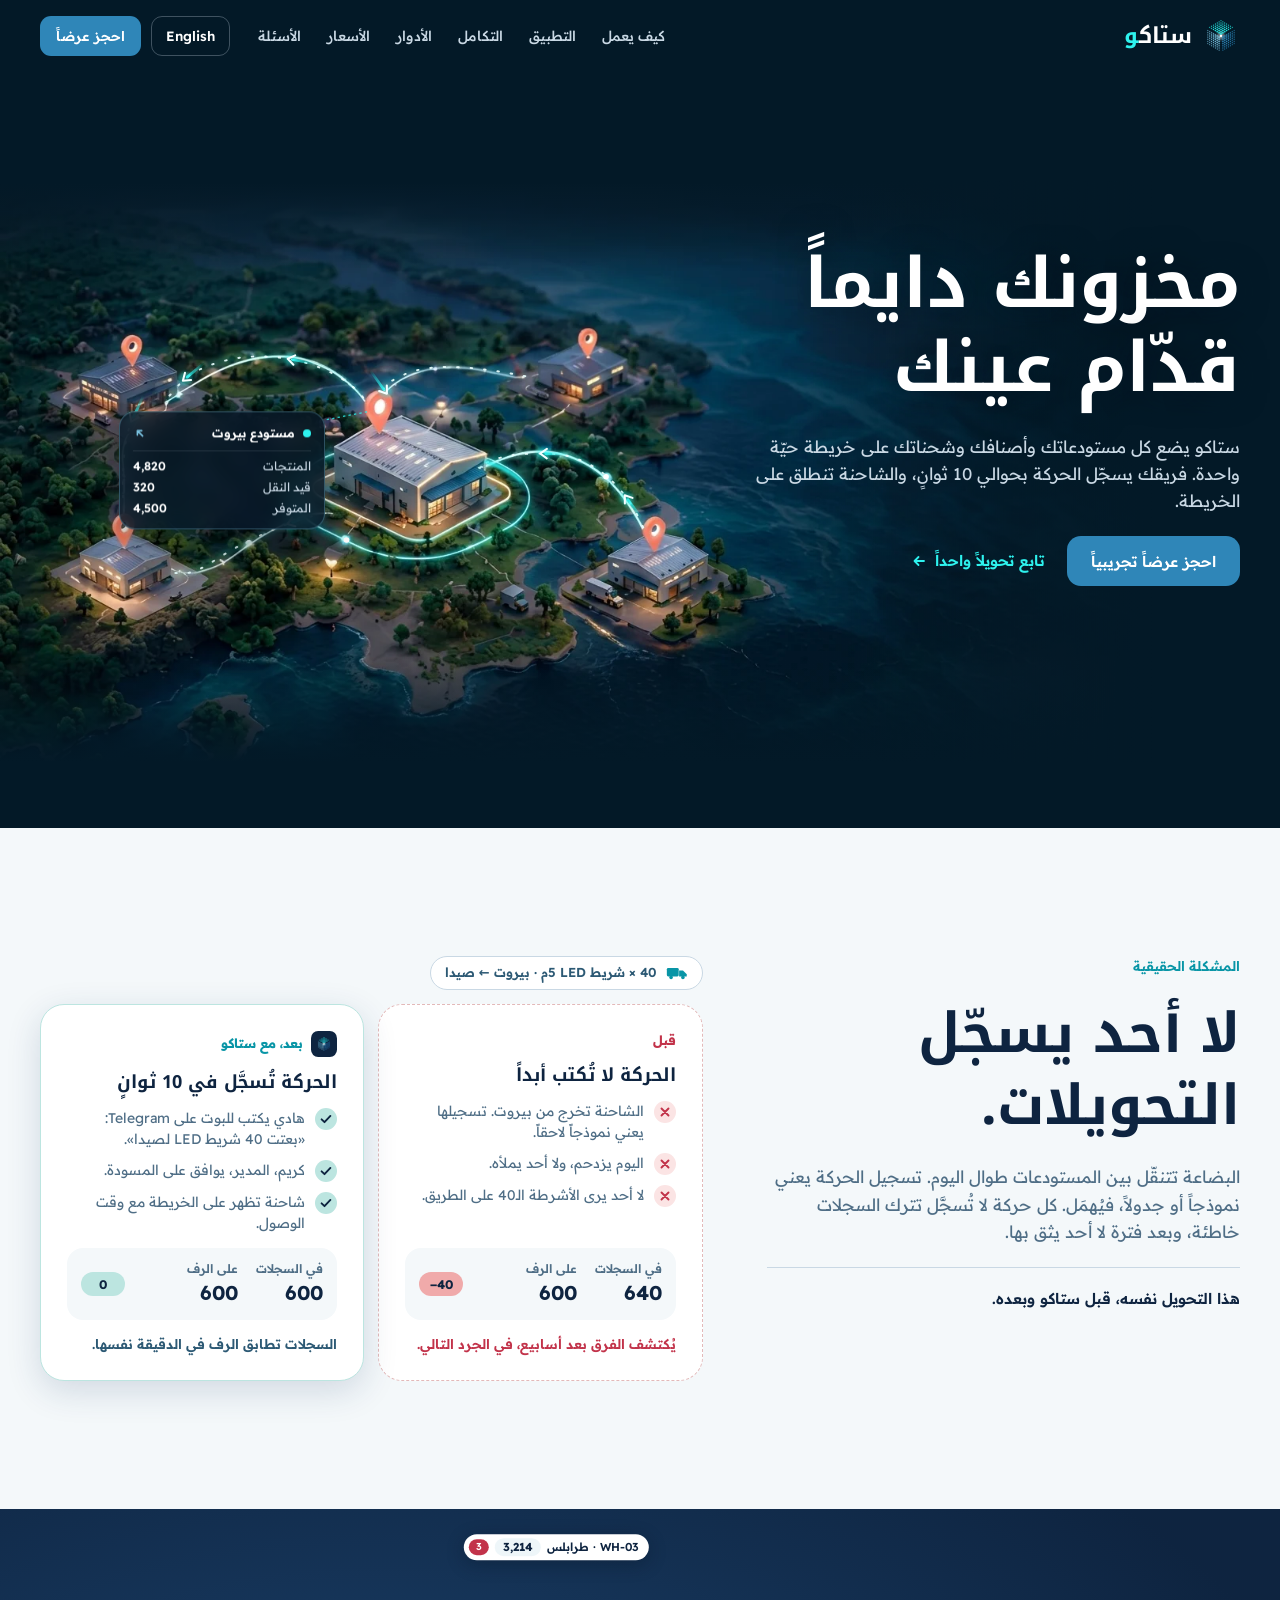
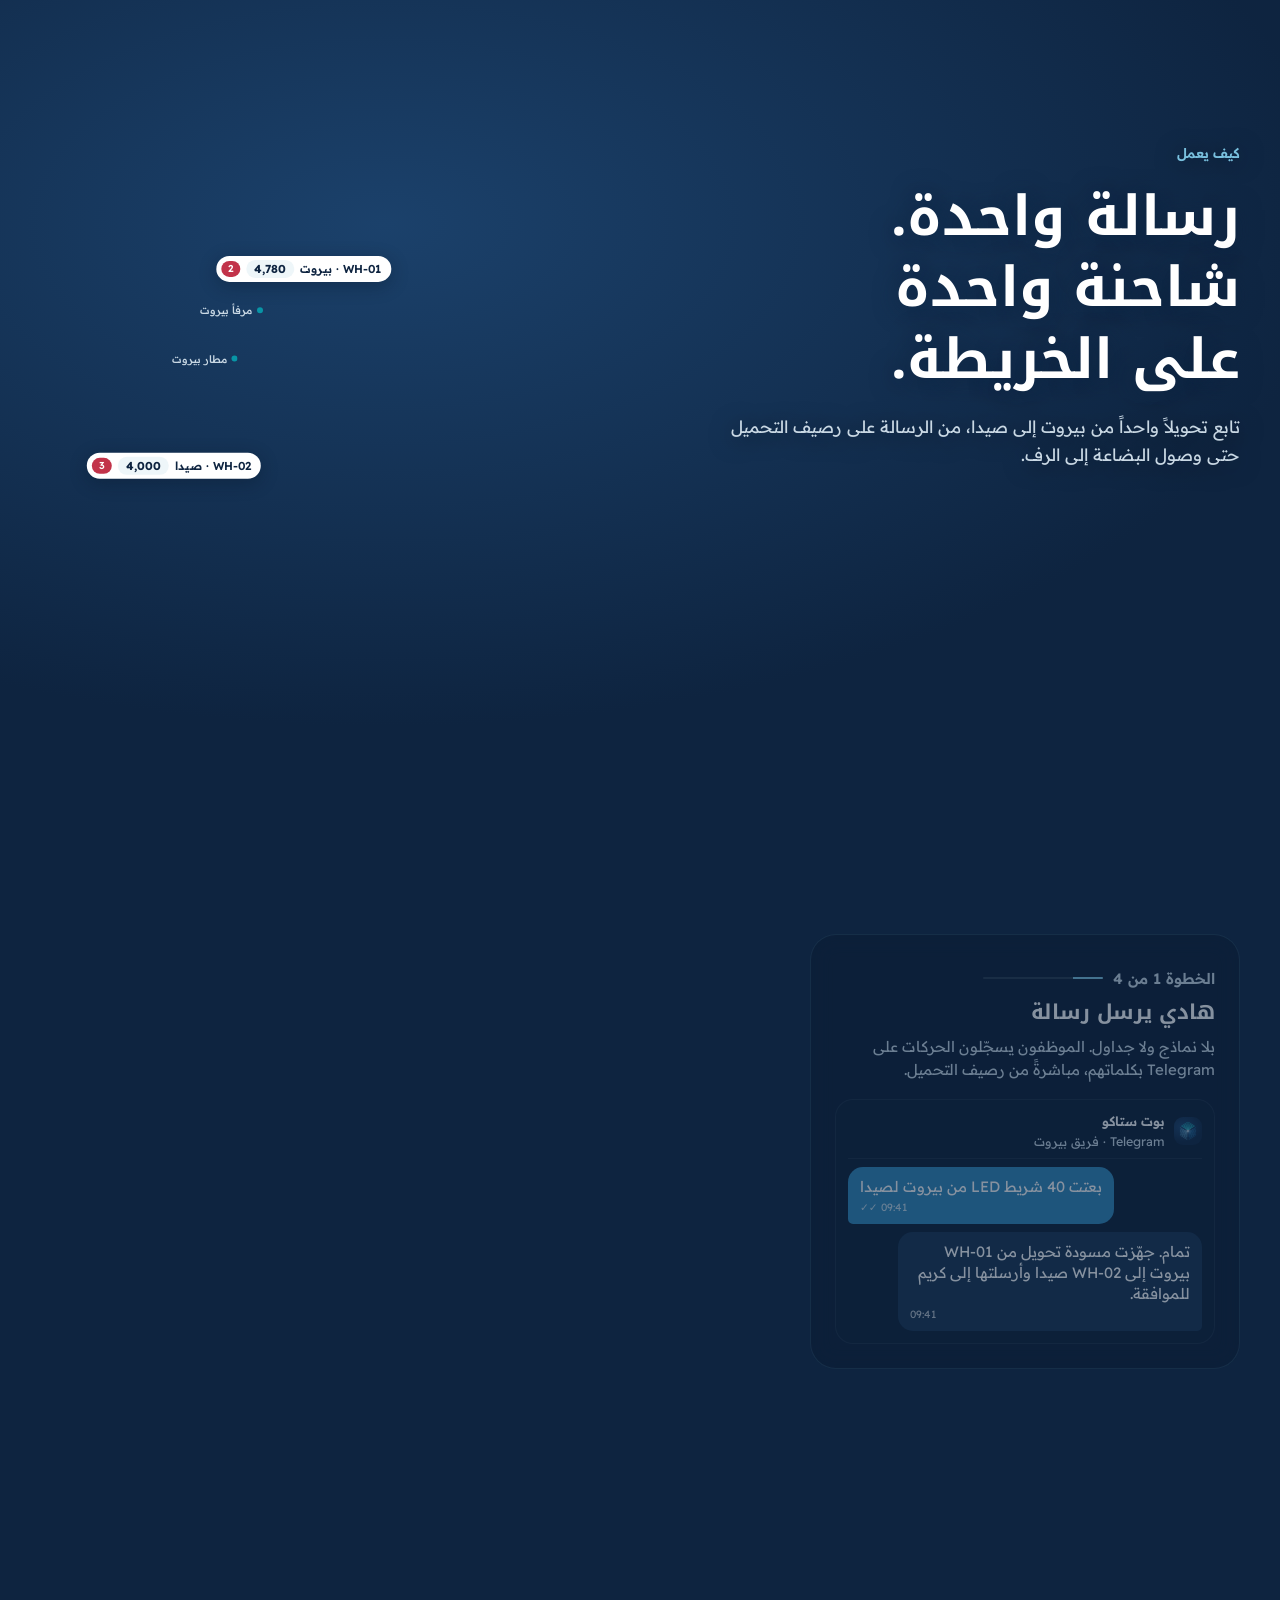
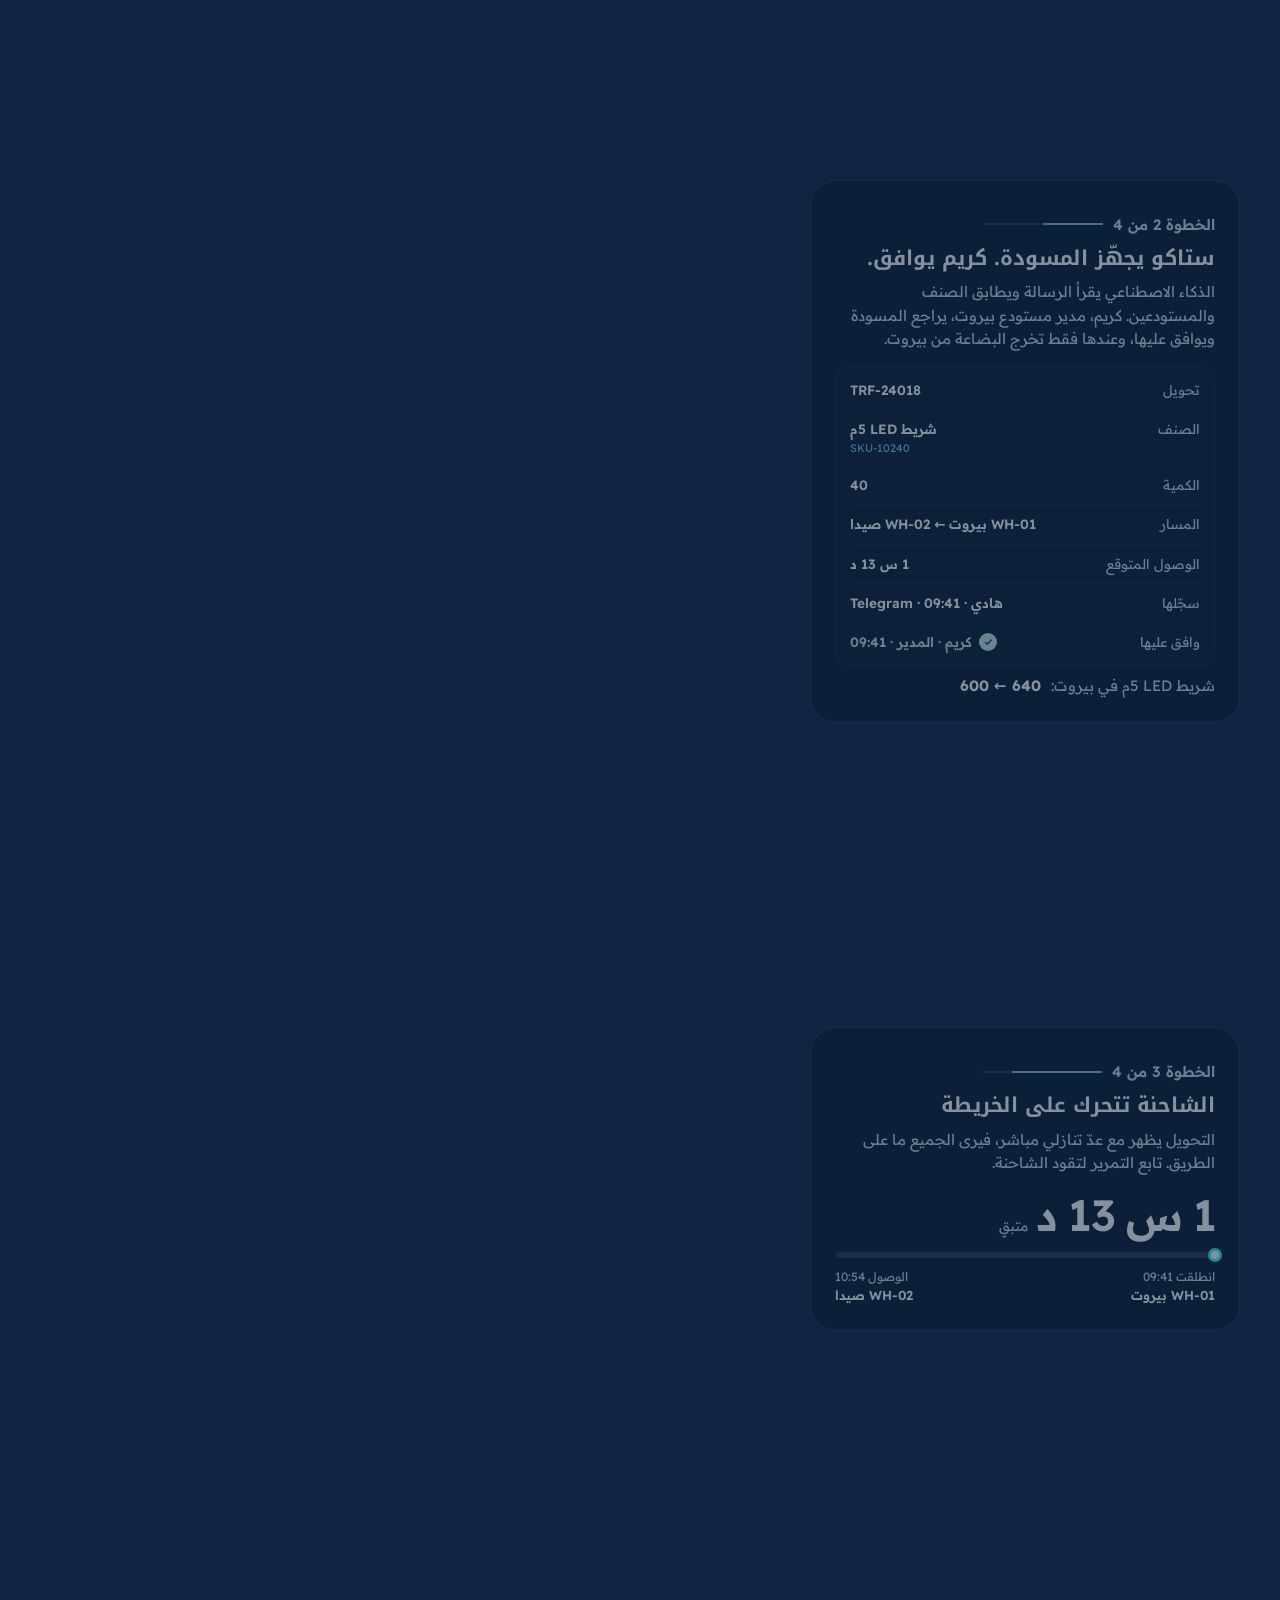
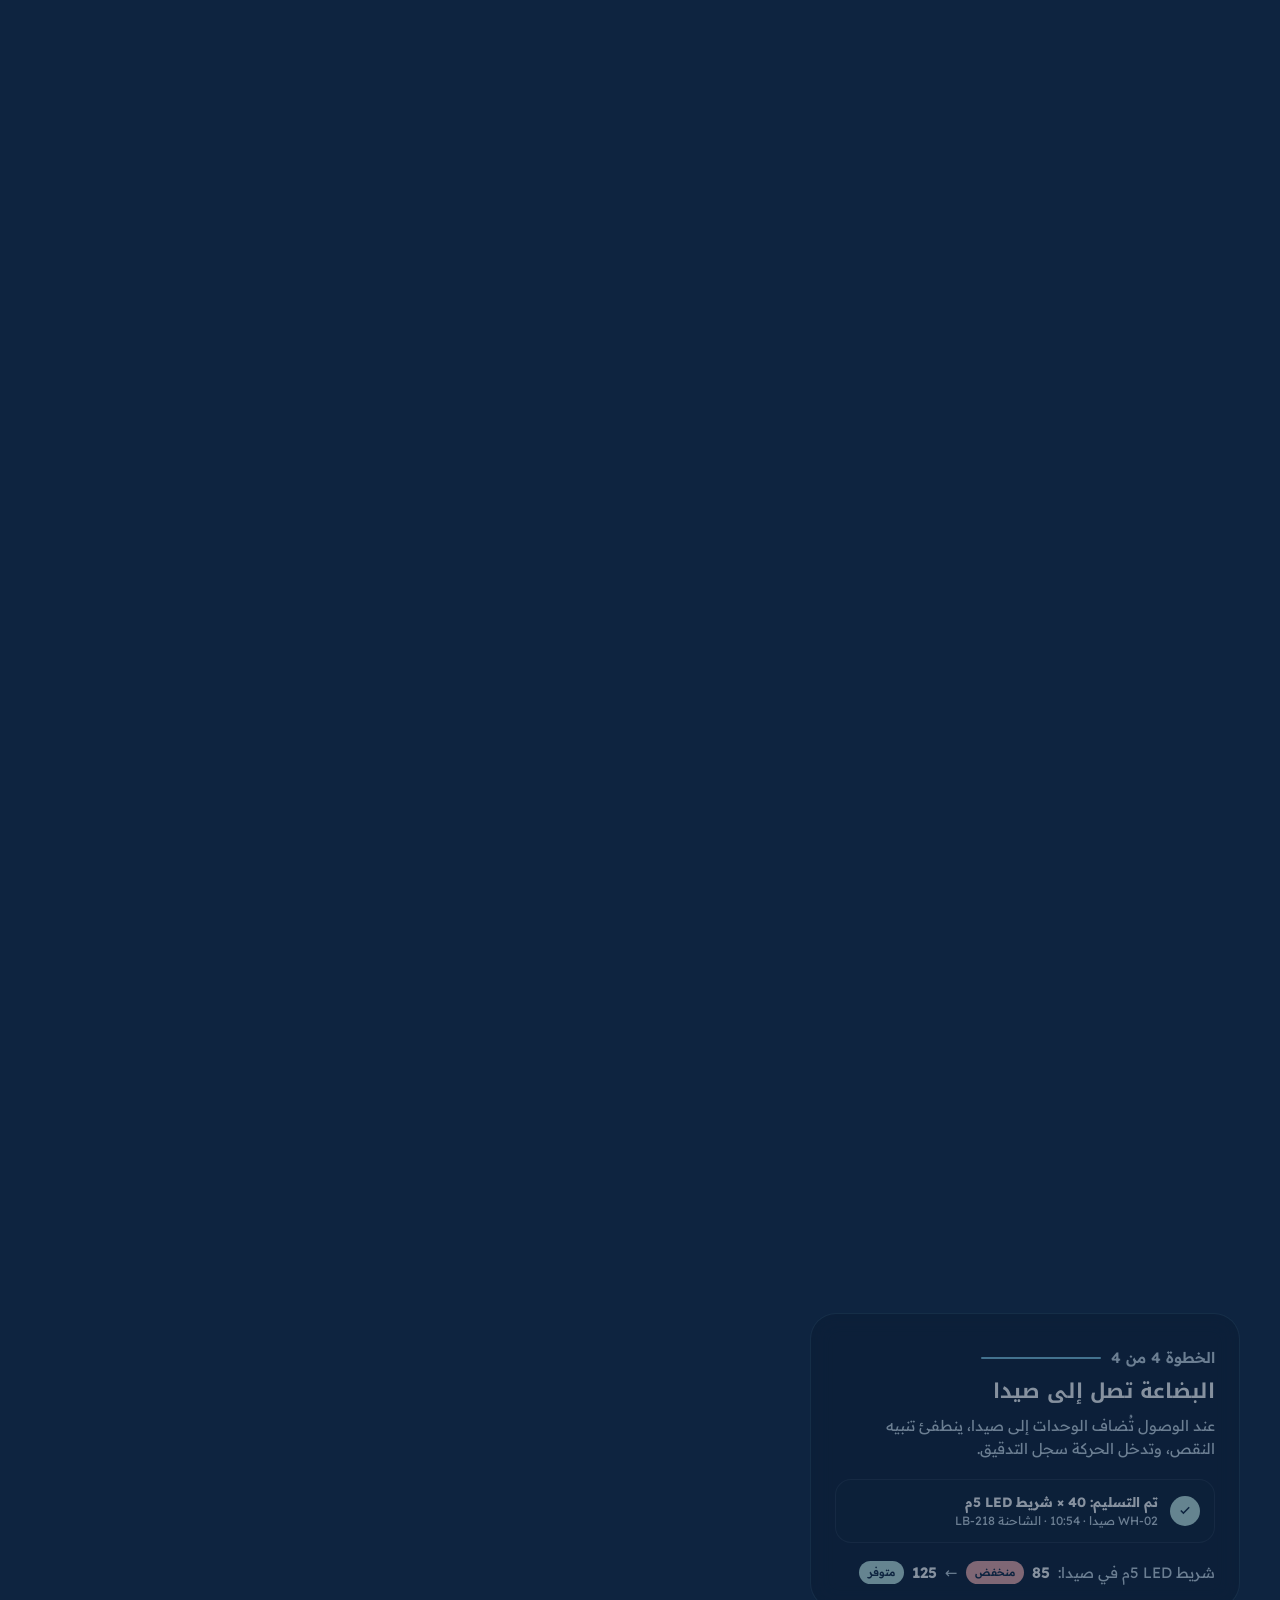
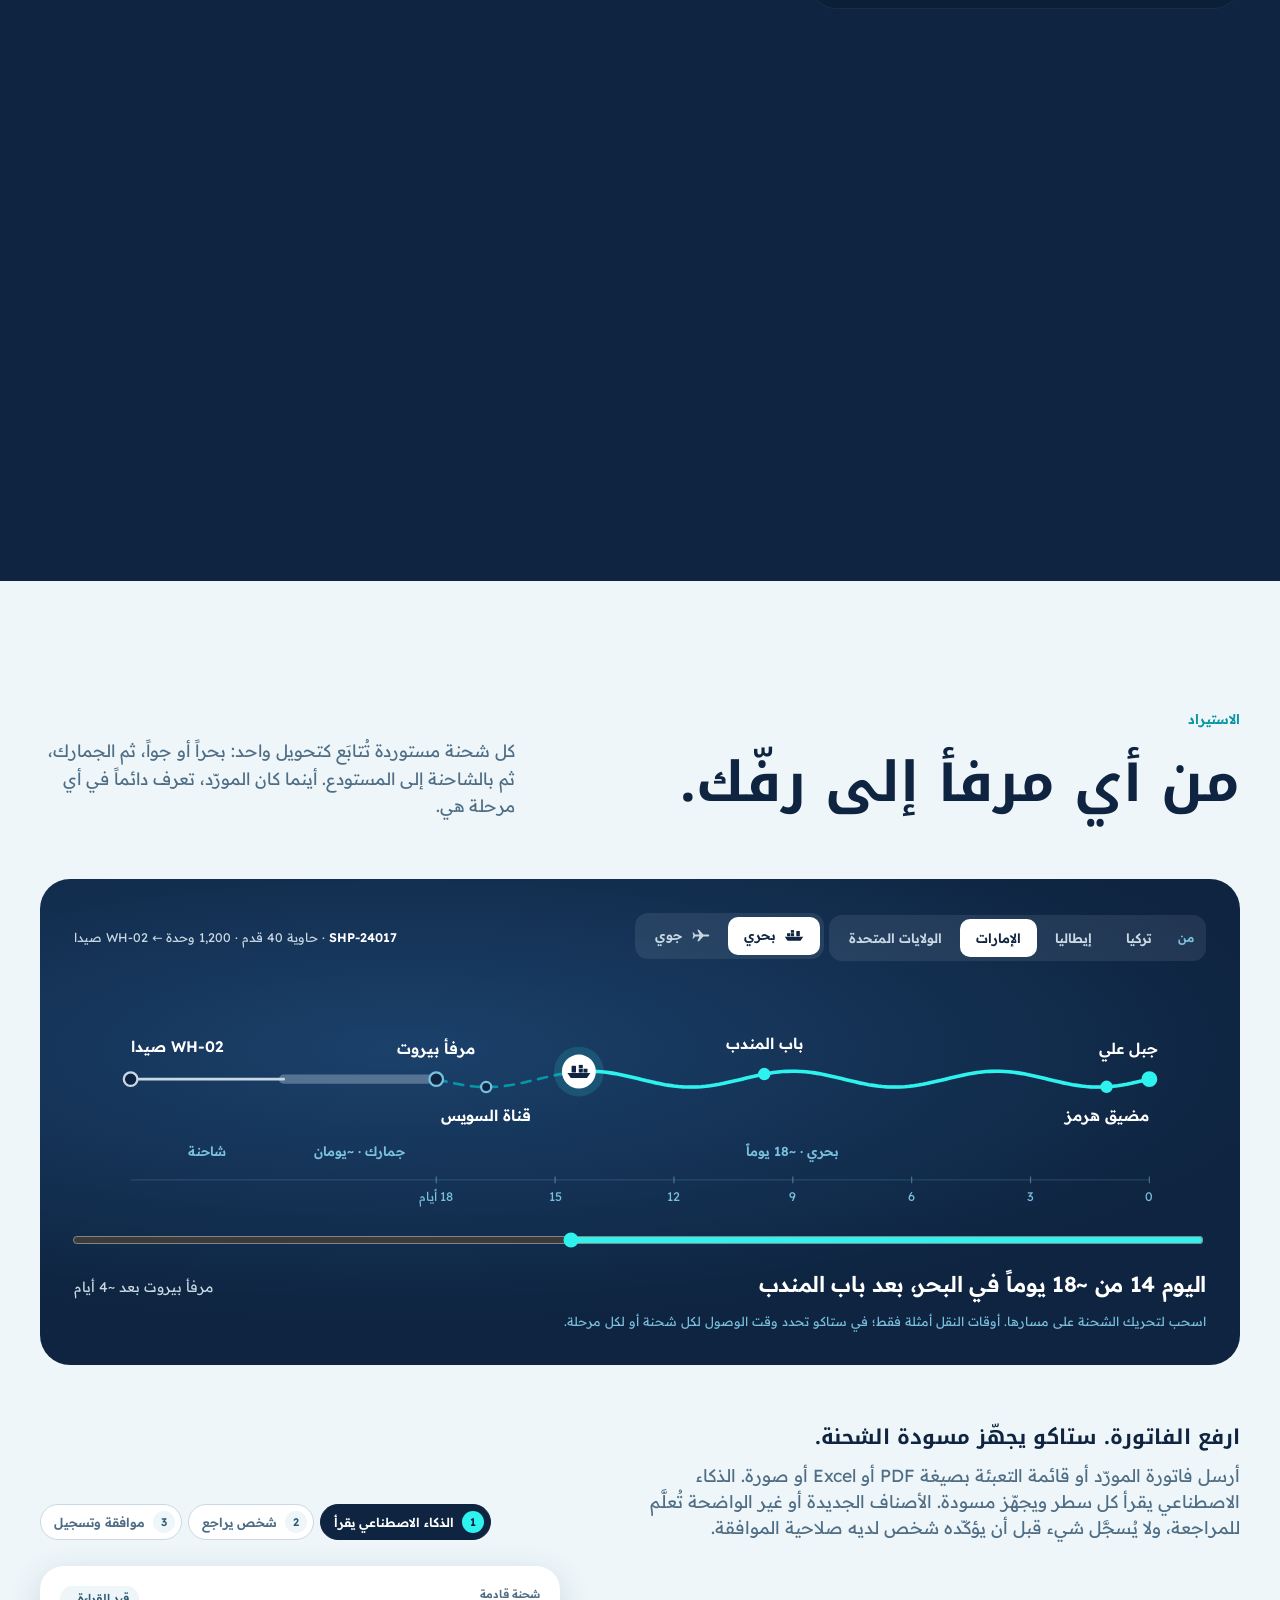
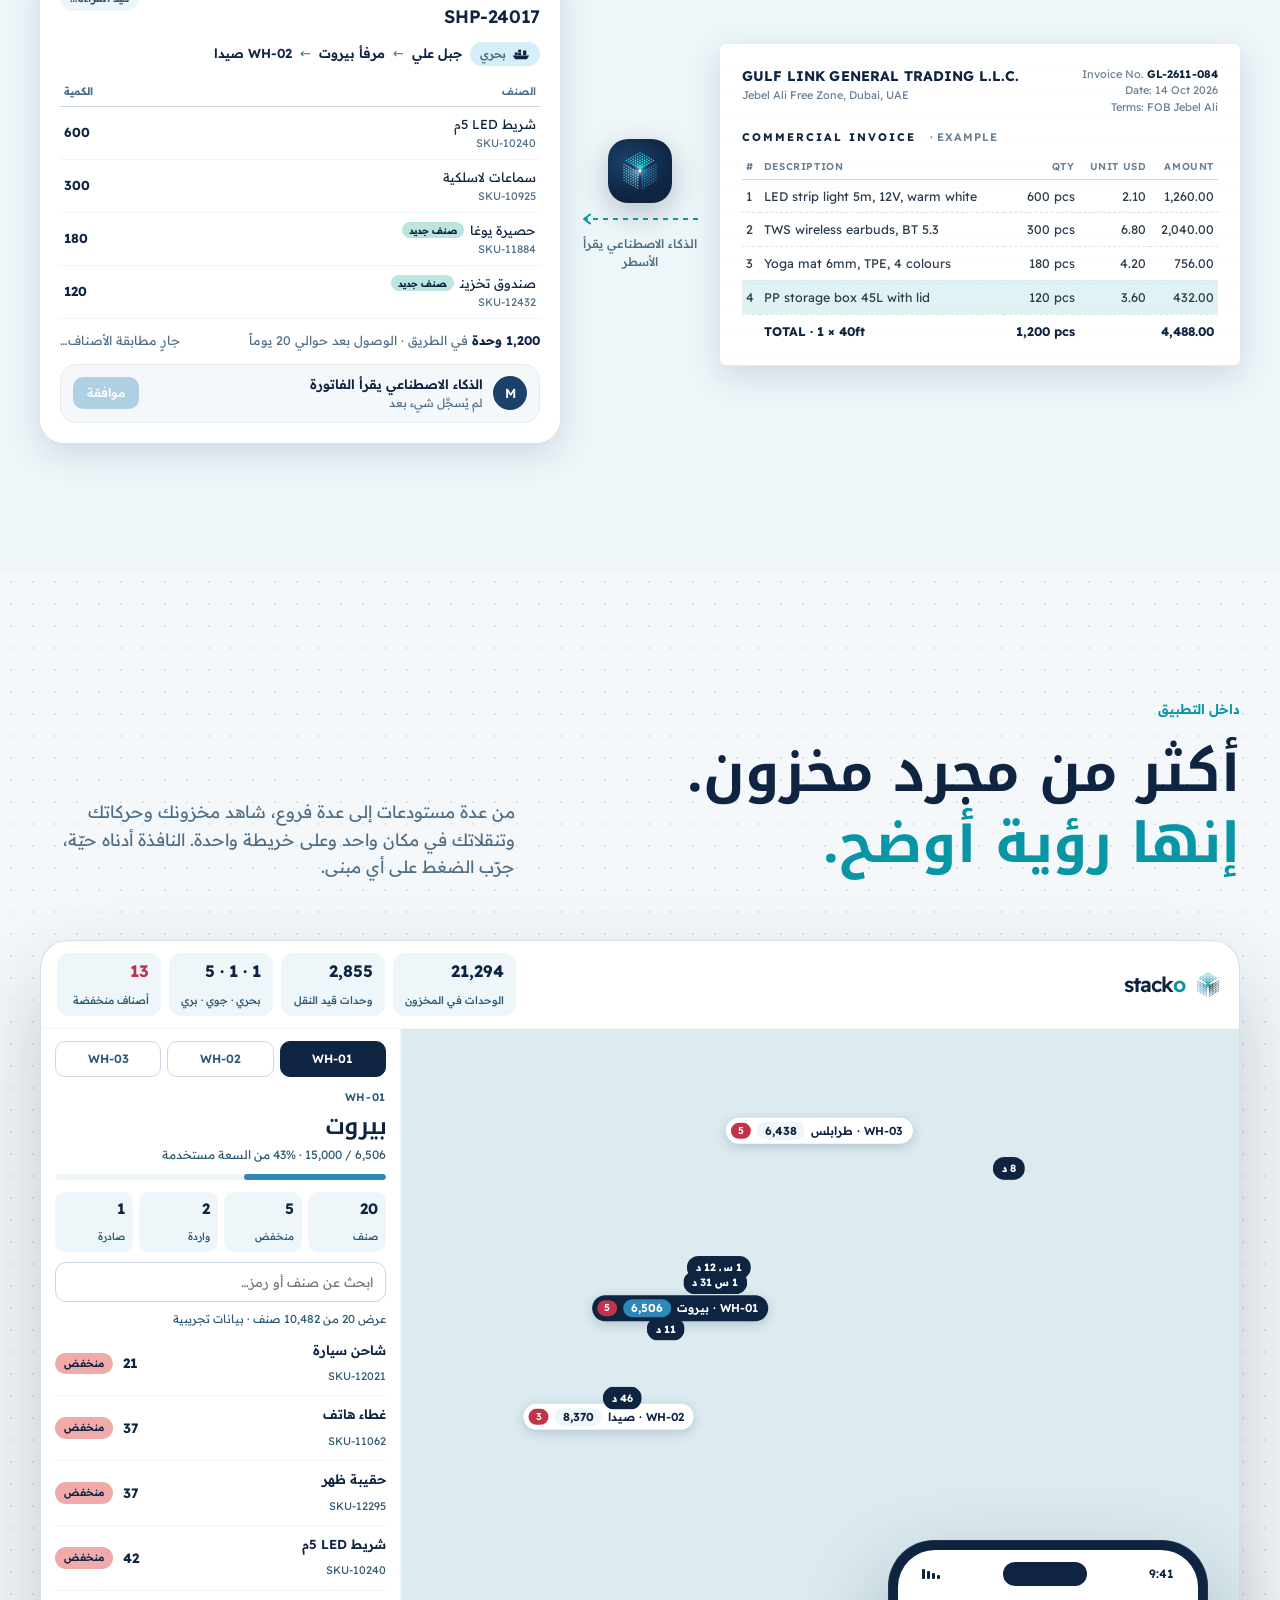
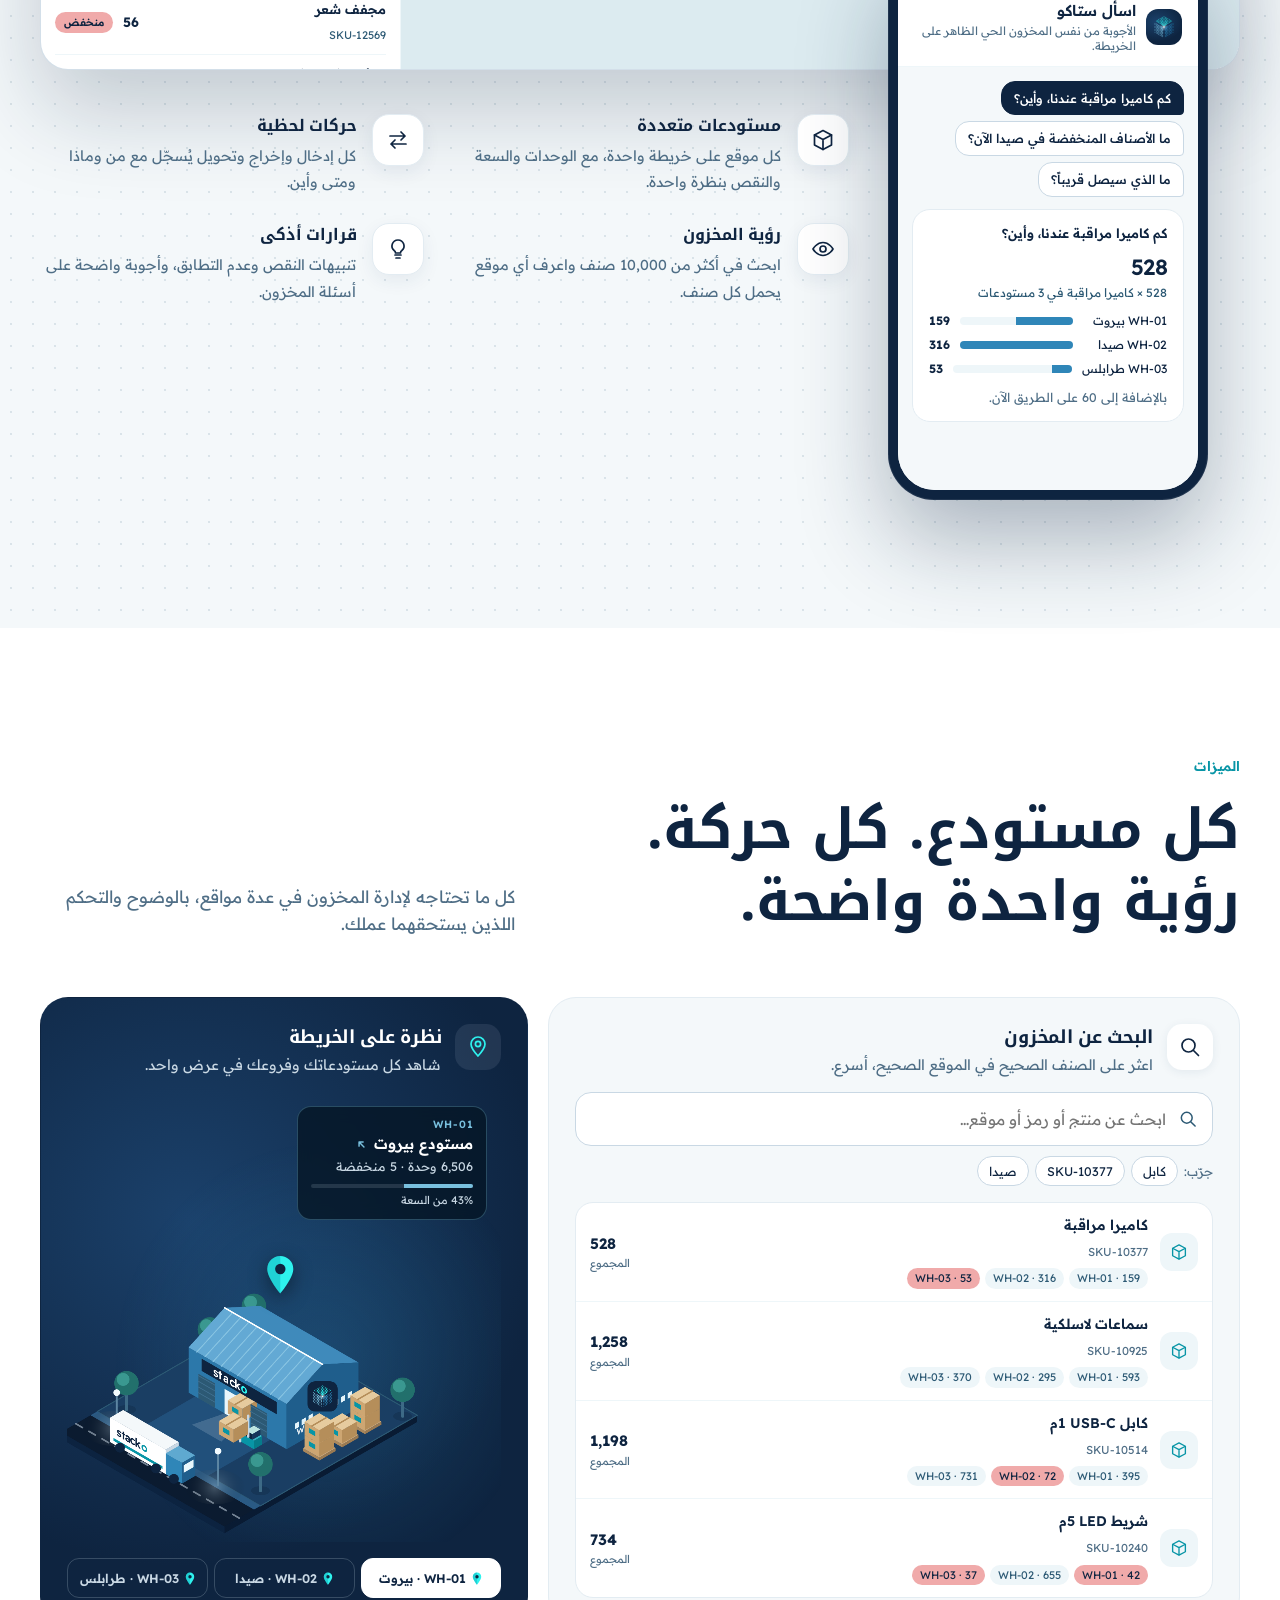
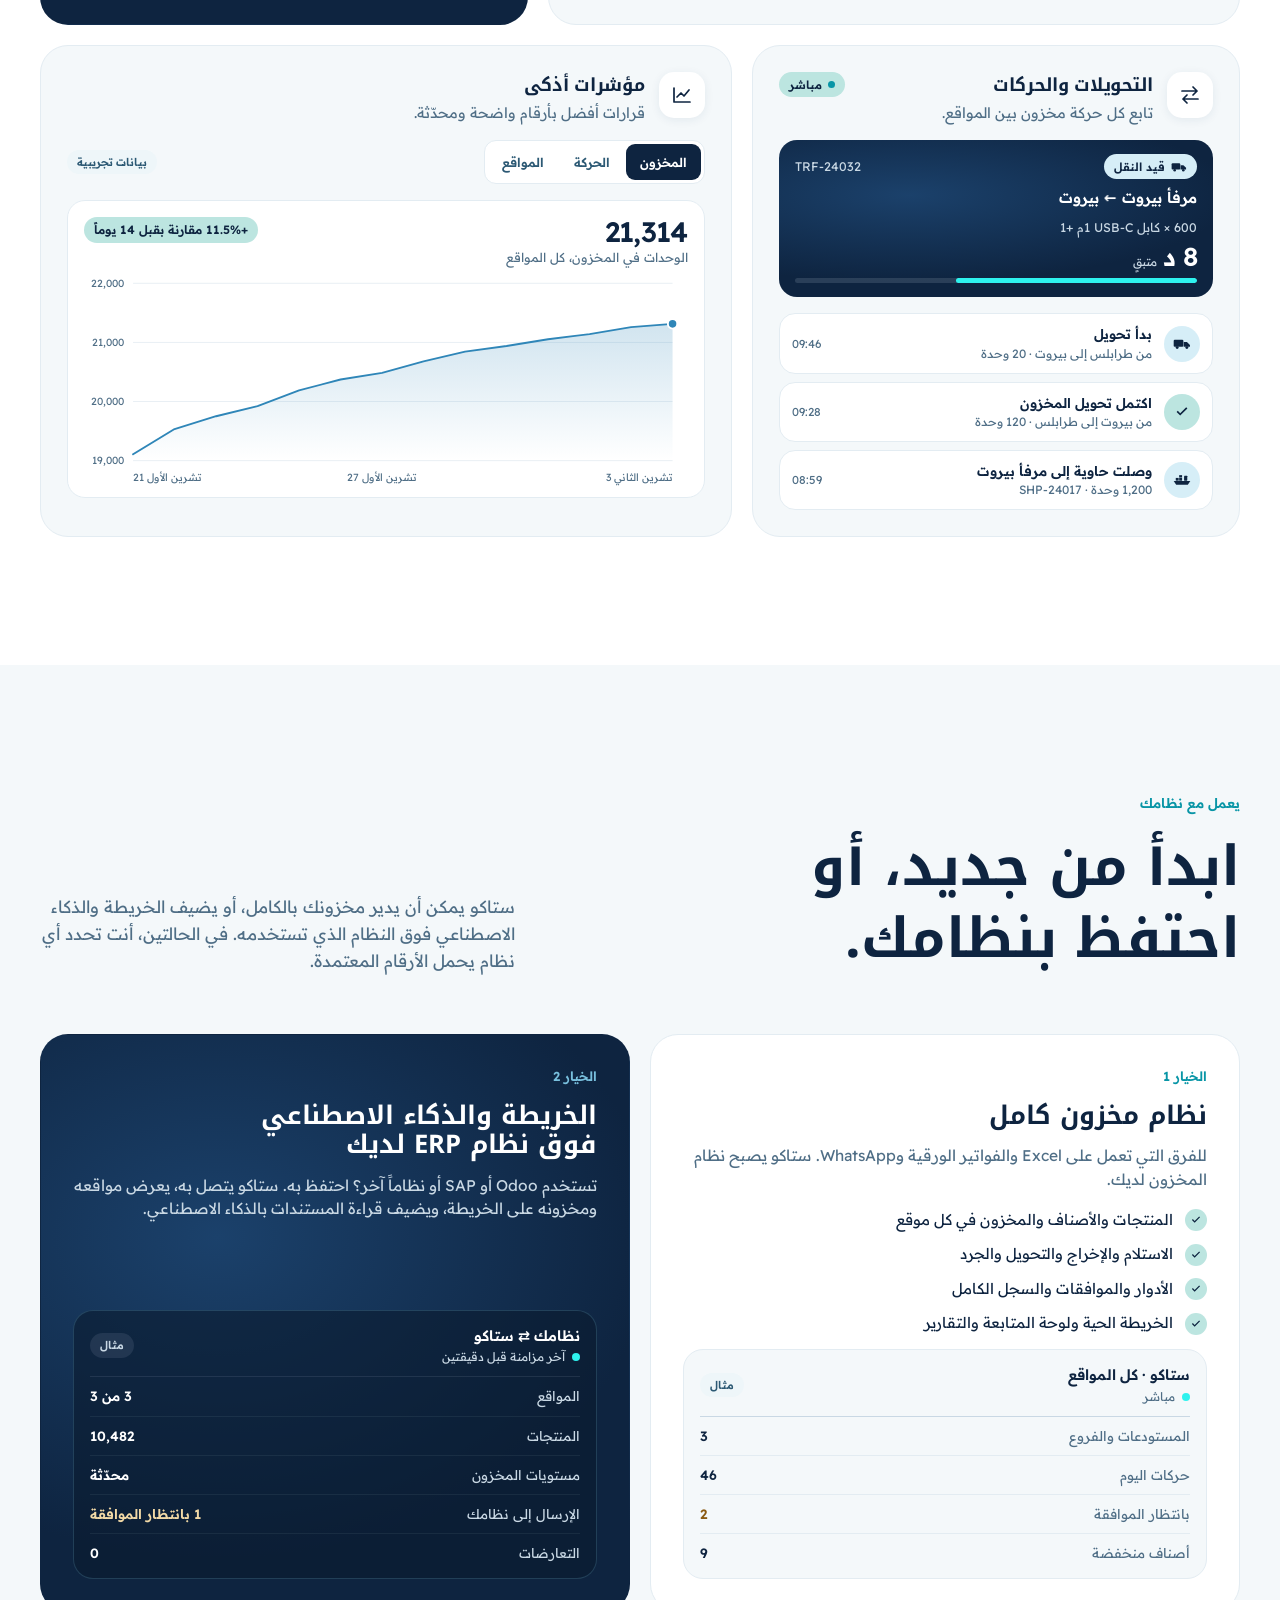
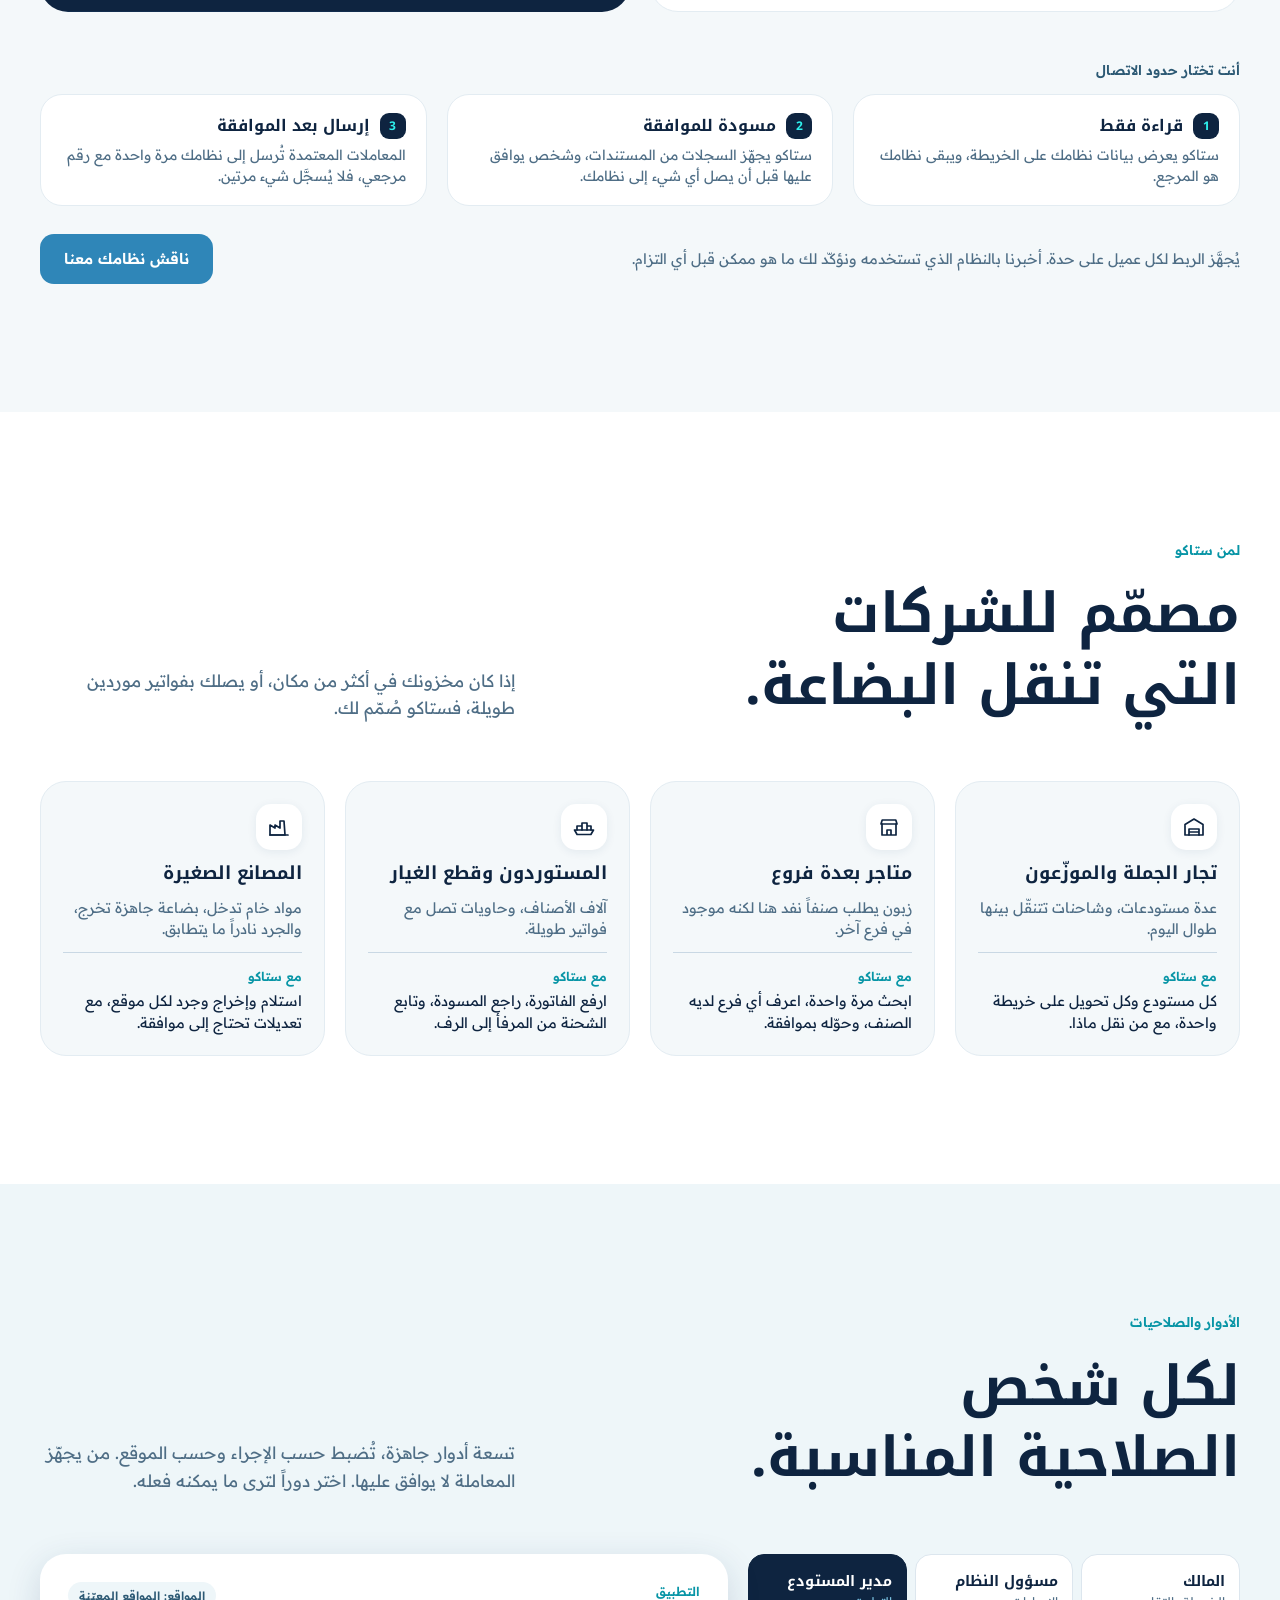
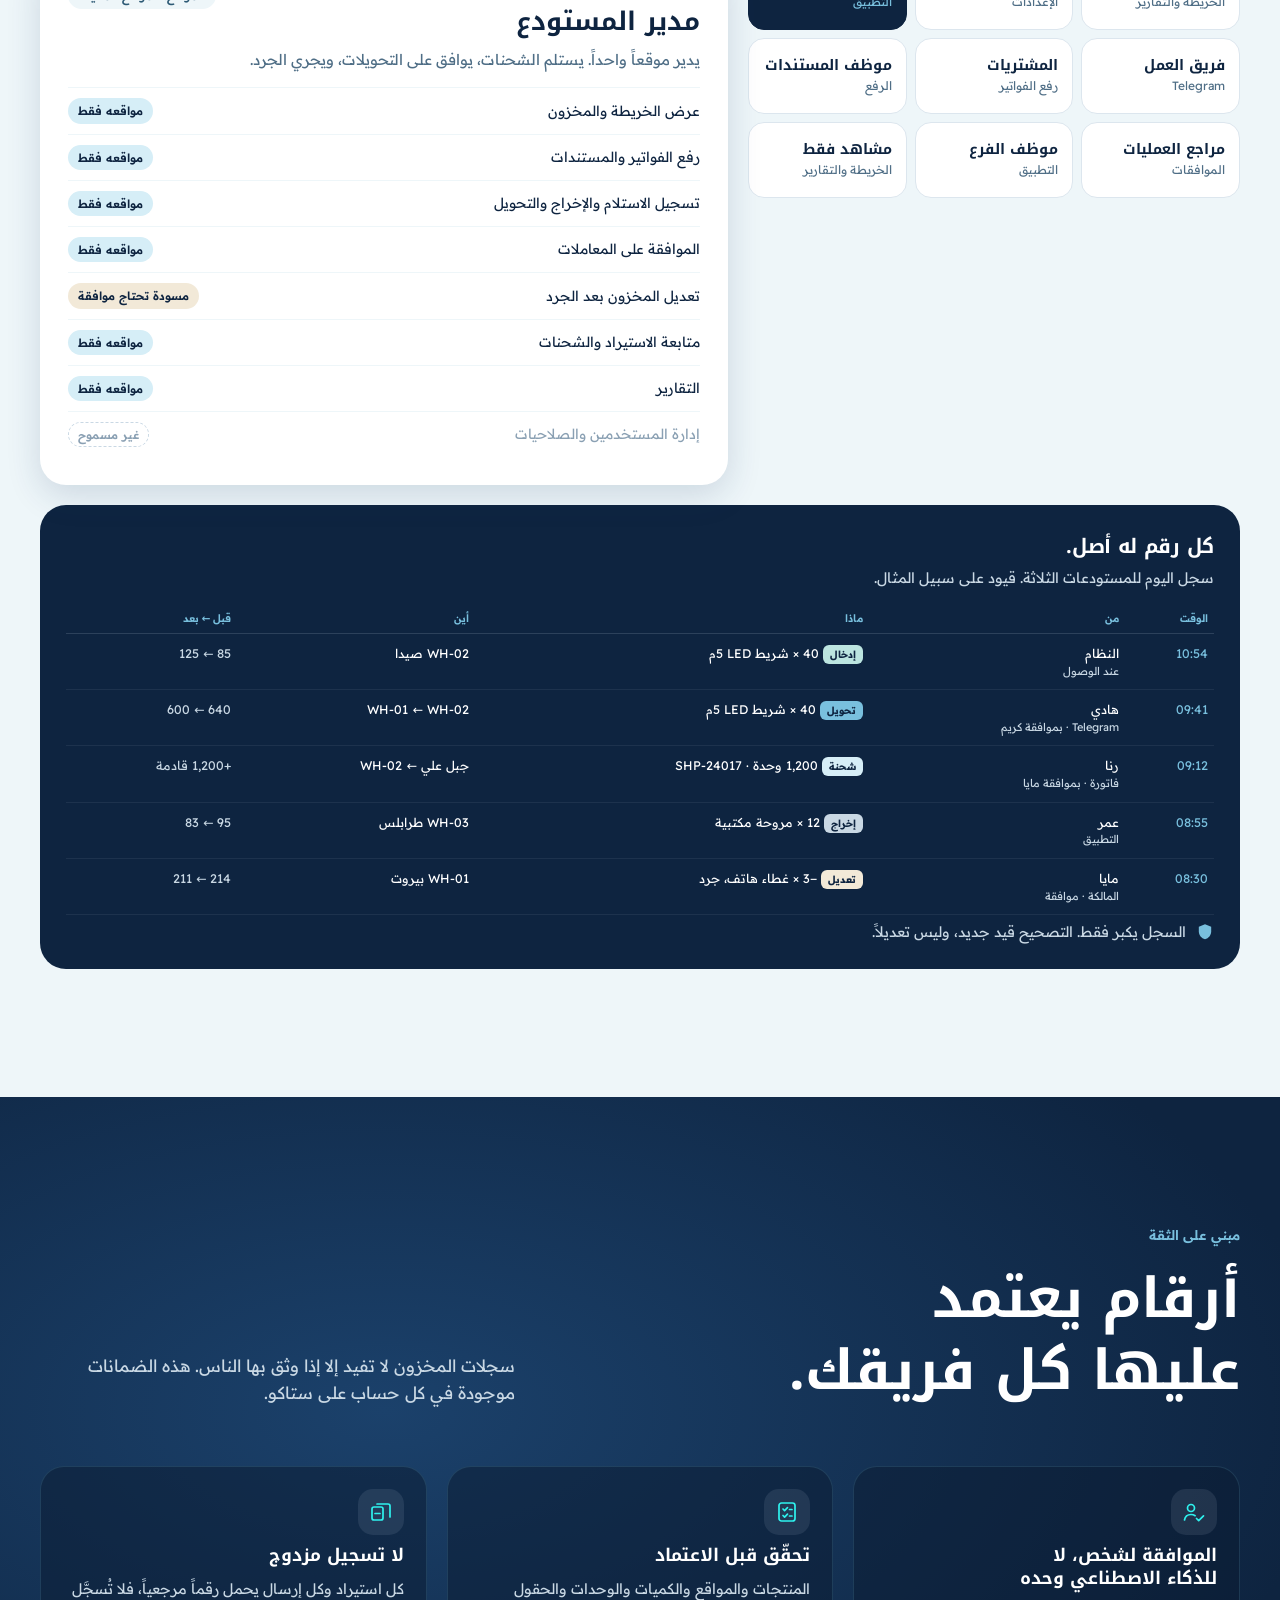
<file: ar/index.html>
<!doctype html>
<html lang="ar" dir="rtl">
<head>
<meta charset="utf-8">
<meta name="viewport" content="width=device-width, initial-scale=1, viewport-fit=cover">
<!-- Generated by tools/build-ar.js from /index.html. Do not edit by hand. -->
<title>ستاكو | برنامج إدارة المستودعات والمخزون في لبنان والخليج</title>
<meta name="description" content="تابع مخزونك في كل مستودع وفرع على خريطة حيّة واحدة. سجّل التحويلات من Telegram، وحوّل فواتير الموردين إلى مسودات يوافق عليها فريقك.">
<meta name="author" content="AIPHIN">
<meta name="robots" content="index, follow, max-image-preview:large">
<link rel="canonical" href="https://stacko-lb.com/ar/">
<link rel="alternate" hreflang="en" href="https://stacko-lb.com/">
<link rel="alternate" hreflang="ar" href="https://stacko-lb.com/ar/">
<link rel="alternate" hreflang="x-default" href="https://stacko-lb.com/">
<meta name="theme-color" content="#0E2440">

<!-- Open Graph / social previews -->
<meta property="og:type" content="website">
<meta property="og:site_name" content="Stacko">
<meta property="og:title" content="ستاكو | مخزونك دايماً قدّام عينك">
<meta property="og:description" content="كل مستودع وصنف وشحنة على خريطة حيّة واحدة، مع مسودات ذكاء اصطناعي يوافق عليها فريقك. مصمّم للموزّعين والمستوردين والمتاجر في لبنان والخليج.">
<meta property="og:url" content="https://stacko-lb.com/ar/">
<meta property="og:image" content="https://stacko-lb.com/assets/images/og-image.jpg">
<meta property="og:image:type" content="image/jpeg">
<meta property="og:image:width" content="1200">
<meta property="og:image:height" content="630">
<meta property="og:image:alt" content="خريطة ليلية لشبكة مستودعات مع مسارات شحن مضيئة">
<meta property="og:locale" content="ar_LB">
<meta property="og:locale:alternate" content="en_US">
<meta name="twitter:card" content="summary_large_image">
<meta name="twitter:title" content="ستاكو | مخزونك دايماً قدّام عينك">
<meta name="twitter:description" content="كل مستودع وصنف وشحنة على خريطة حيّة واحدة، مع مسودات ذكاء اصطناعي يوافق عليها فريقك. مصمّم للموزّعين والمستوردين والمتاجر في لبنان والخليج.">
<meta name="twitter:image" content="https://stacko-lb.com/assets/images/og-image.jpg">
<meta name="twitter:image:alt" content="خريطة ليلية لشبكة مستودعات مع مسارات شحن مضيئة">

<!-- Icons -->
<link rel="icon" href="/assets/images/favicon.svg" type="image/svg+xml">
<link rel="apple-touch-icon" href="/assets/images/apple-touch-icon.png">
<link rel="manifest" href="/site.webmanifest">

<!-- Fonts & styles -->
<link rel="preconnect" href="https://fonts.googleapis.com">
<link rel="preconnect" href="https://fonts.gstatic.com" crossorigin>
<link rel="stylesheet" href="https://fonts.googleapis.com/css2?family=Audiowide&family=Noto+Kufi+Arabic:wght@500;600;700&family=Readex+Pro:wght@300;400;500;600;700&display=swap">
<link rel="preload" href="/assets/images/hero-map.webp" as="image" type="image/webp" fetchpriority="high">
<link rel="stylesheet" href="/assets/css/style.css?v=20261117c">

<!-- Structured data -->
<script type="application/ld+json">
{
  "@context": "https://schema.org",
  "@graph": [
    {
      "@type": "Organization",
      "@id": "https://aiphin.me/#org",
      "name": "AIPHIN",
      "url": "https://aiphin.me",
      "email": "info@aiphin.me",
      "telephone": "+96171313917",
      "logo": "https://stacko-lb.com/assets/images/icon-512.png",
      "address": {
        "@type": "PostalAddress",
        "addressLocality": "Beirut",
        "addressCountry": "LB"
      }
    },
    {
      "@type": "WebSite",
      "@id": "https://stacko-lb.com/#website",
      "name": "Stacko",
      "url": "https://stacko-lb.com/",
      "inLanguage": [
        "en",
        "ar"
      ],
      "publisher": {
        "@id": "https://aiphin.me/#org"
      }
    },
    {
      "@type": "WebPage",
      "@id": "https://stacko-lb.com/ar/#webpage",
      "url": "https://stacko-lb.com/ar/",
      "name": "ستاكو | برنامج إدارة المستودعات والمخزون في لبنان والخليج",
      "inLanguage": "ar",
      "isPartOf": {
        "@id": "https://stacko-lb.com/#website"
      },
      "about": {
        "@id": "https://stacko-lb.com/#app"
      },
      "primaryImageOfPage": "https://stacko-lb.com/assets/images/og-image.jpg"
    },
    {
      "@type": "SoftwareApplication",
      "@id": "https://stacko-lb.com/#app",
      "name": "Stacko",
      "url": "https://stacko-lb.com/",
      "applicationCategory": "BusinessApplication",
      "applicationSubCategory": "Inventory and warehouse management",
      "operatingSystem": "Web",
      "description": "Stacko puts every warehouse, branch and shipment on one live map. Teams log transfers from Telegram, turn supplier invoices into AI drafts that a person approves, and can connect Stacko to an existing ERP.",
      "image": "https://stacko-lb.com/assets/images/og-image.jpg",
      "areaServed": [
        "LB",
        "SA",
        "AE",
        "QA",
        "KW",
        "BH",
        "OM"
      ],
      "publisher": {
        "@id": "https://aiphin.me/#org"
      }
    },
    {
      "@type": "FAQPage",
      "mainEntity": [
        {
          "@type": "Question",
          "name": "هل عليّ استبدال نظامي الحالي؟",
          "acceptedAnswer": {
            "@type": "Answer",
            "text": "لا. إذا كنت تستخدم نظام ERP مثل Odoo أو SAP، يمكن لستاكو أن يعمل فوقه ويضيف الخريطة وقراءة المستندات. وإذا لم يكن لديك نظام، يمكن أن يكون ستاكو نظام مخزونك الكامل."
          }
        },
        {
          "@type": "Question",
          "name": "هل يغيّر الذكاء الاصطناعي مخزوني وحده؟",
          "acceptedAnswer": {
            "@type": "Answer",
            "text": "لا. الذكاء الاصطناعي يقرأ الرسائل والمستندات ويجهّز مسودات. الأصناف الجديدة أو غير الواضحة تُعلَّم، ولا يتغيّر المخزون إلا بعد أن يؤكّد المسودة شخص لديه صلاحية الموافقة."
          }
        },
        {
          "@type": "Question",
          "name": "ما المستندات التي يقرأها ستاكو؟",
          "acceptedAnswer": {
            "@type": "Answer",
            "text": "فواتير الموردين وقوائم التعبئة، بصيغة PDF أو Excel أو صورة. يستخرج ستاكو المورّد ورقم الفاتورة والتاريخ والأصناف والكميات والوحدات والمجاميع عندما تكون موجودة في المستند."
          }
        },
        {
          "@type": "Question",
          "name": "لمن تعود البيانات؟",
          "acceptedAnswer": {
            "@type": "Answer",
            "text": "لك أنت. بيانات كل شركة منفصلة، ولا يراها إلا من تمنحهم الصلاحية."
          }
        },
        {
          "@type": "Question",
          "name": "هل يمكنني التحكم بمن يفعل ماذا؟",
          "acceptedAnswer": {
            "@type": "Answer",
            "text": "نعم. الصلاحيات تُضبط حسب الإجراء وحسب الموقع، انطلاقاً من تسعة أدوار جاهزة يمكنك تعديلها. من يجهّز المعاملة لا يستطيع الموافقة عليها."
          }
        },
        {
          "@type": "Question",
          "name": "هل يمكنكم نقل ملفات Excel الحالية؟",
          "acceptedAnswer": {
            "@type": "Answer",
            "text": "نعم. التجهيز يشمل استيراد منتجاتك ومواقعك ومخزونك الافتتاحي من ملفاتك الحالية، فيبدأ فريقك بأرقام حقيقية."
          }
        },
        {
          "@type": "Question",
          "name": "كم يستغرق التجهيز؟",
          "acceptedAnswer": {
            "@type": "Answer",
            "text": "يعتمد على عدد المواقع والمنتجات لديك، وعلى ما إذا كنا سنربط مع نظام قائم. نتفق على خطة واضحة خلال العرض التجريبي."
          }
        },
        {
          "@type": "Question",
          "name": "كم تبلغ كلفة ستاكو؟",
          "acceptedAnswer": {
            "@type": "Answer",
            "text": "تدفع حسب عدد المواقع (مستودع أو فرع أو متجر)، وكل الخطط فيها كل الميزات. كل الخطط تبدأ بتجربة مجانية لمدة 14 يوماً. شاهد الخطط."
          }
        }
      ],
      "inLanguage": "ar"
    }
  ]
}
</script>
</head>
<body>

<svg width="0" height="0" style="position:absolute" aria-hidden="true" focusable="false"><defs>
<filter id="mkGlow" x="-100%" y="-100%" width="300%" height="300%"><feGaussianBlur stdDeviation="5"/></filter>
<symbol id="mark" viewBox="0 0 120 120"><circle cx="60" cy="60" r="11" class="c" opacity=".55" filter="url(#mkGlow)"/><circle cx="18.43" cy="42.86" r="1.31" class="l"/><circle cx="18.43" cy="49.71" r="1.38" class="l"/><circle cx="18.43" cy="56.57" r="1.42" class="l"/><circle cx="18.43" cy="63.43" r="1.42" class="l"/><circle cx="18.43" cy="70.29" r="1.38" class="l"/><circle cx="18.43" cy="77.14" r="1.31" class="l"/><circle cx="18.43" cy="84" r="1.20" class="l"/><circle cx="24.37" cy="32.57" r="1.31" class="t"/><circle cx="24.37" cy="46.29" r="1.55" class="l"/><circle cx="24.37" cy="53.14" r="1.61" class="l"/><circle cx="24.37" cy="60" r="1.64" class="l"/><circle cx="24.37" cy="66.86" r="1.61" class="l"/><circle cx="24.37" cy="73.71" r="1.55" class="l"/><circle cx="24.37" cy="80.57" r="1.44" class="l"/><circle cx="24.37" cy="87.43" r="1.31" class="l"/><circle cx="30.31" cy="29.14" r="1.38" class="t"/><circle cx="30.31" cy="36" r="1.55" class="t"/><circle cx="30.31" cy="49.71" r="1.79" class="l"/><circle cx="30.31" cy="56.57" r="1.84" class="l"/><circle cx="30.31" cy="63.43" r="1.84" class="l"/><circle cx="30.31" cy="70.29" r="1.79" class="l"/><circle cx="30.31" cy="77.14" r="1.69" class="l"/><circle cx="30.31" cy="84" r="1.55" class="l"/><circle cx="30.31" cy="90.86" r="1.38" class="l"/><circle cx="36.25" cy="25.71" r="1.42" class="t"/><circle cx="36.25" cy="32.57" r="1.61" class="t"/><circle cx="36.25" cy="39.43" r="1.79" class="t"/><circle cx="36.25" cy="53.14" r="2.02" class="l"/><circle cx="36.25" cy="60" r="2.06" class="l"/><circle cx="36.25" cy="66.86" r="2.02" class="l"/><circle cx="36.25" cy="73.71" r="1.93" class="l"/><circle cx="36.25" cy="80.57" r="1.79" class="l"/><circle cx="36.25" cy="87.43" r="1.61" class="l"/><circle cx="36.25" cy="94.29" r="1.42" class="l"/><circle cx="42.18" cy="22.29" r="1.42" class="t"/><circle cx="42.18" cy="29.14" r="1.64" class="t"/><circle cx="42.18" cy="36" r="1.84" class="t"/><circle cx="42.18" cy="42.86" r="2.02" class="t"/><circle cx="42.18" cy="56.57" r="2.26" class="l"/><circle cx="42.18" cy="63.43" r="2.26" class="l"/><circle cx="42.18" cy="70.29" r="2.17" class="l"/><circle cx="42.18" cy="77.14" r="2.02" class="l"/><circle cx="42.18" cy="84" r="1.84" class="l"/><circle cx="42.18" cy="90.86" r="1.64" class="l"/><circle cx="42.18" cy="97.71" r="1.42" class="l"/><circle cx="48.12" cy="18.86" r="1.38" class="t"/><circle cx="48.12" cy="25.71" r="1.61" class="t"/><circle cx="48.12" cy="32.57" r="1.84" class="t"/><circle cx="48.12" cy="39.43" r="2.06" class="t"/><circle cx="48.12" cy="46.29" r="2.26" class="t"/><circle cx="48.12" cy="60" r="2.48" class="l"/><circle cx="48.12" cy="66.86" r="2.41" class="l"/><circle cx="48.12" cy="73.71" r="2.26" class="l"/><circle cx="48.12" cy="80.57" r="2.06" class="l"/><circle cx="48.12" cy="87.43" r="1.84" class="l"/><circle cx="48.12" cy="94.29" r="1.61" class="l"/><circle cx="48.12" cy="101.14" r="1.38" class="l"/><circle cx="54.06" cy="15.43" r="1.31" class="t"/><circle cx="54.06" cy="22.29" r="1.55" class="t"/><circle cx="54.06" cy="29.14" r="1.79" class="t"/><circle cx="54.06" cy="36" r="2.02" class="t"/><circle cx="54.06" cy="42.86" r="2.26" class="t"/><circle cx="54.06" cy="49.71" r="2.48" class="t"/><circle cx="54.06" cy="63.43" r="2.66" class="l"/><circle cx="54.06" cy="70.29" r="2.48" class="l"/><circle cx="54.06" cy="77.14" r="2.26" class="l"/><circle cx="54.06" cy="84" r="2.02" class="l"/><circle cx="54.06" cy="90.86" r="1.79" class="l"/><circle cx="54.06" cy="97.71" r="1.55" class="l"/><circle cx="54.06" cy="104.57" r="1.31" class="l"/><circle cx="60" cy="12" r="1.20" class="t"/><circle cx="60" cy="18.86" r="1.44" class="t"/><circle cx="60" cy="25.71" r="1.69" class="t"/><circle cx="60" cy="32.57" r="1.93" class="t"/><circle cx="60" cy="39.43" r="2.17" class="t"/><circle cx="60" cy="46.29" r="2.41" class="t"/><circle cx="60" cy="53.14" r="2.66" class="t"/><circle cx="65.94" cy="15.43" r="1.31" class="t"/><circle cx="65.94" cy="22.29" r="1.55" class="t"/><circle cx="65.94" cy="29.14" r="1.79" class="t"/><circle cx="65.94" cy="36" r="2.02" class="t"/><circle cx="65.94" cy="42.86" r="2.26" class="t"/><circle cx="65.94" cy="49.71" r="2.48" class="t"/><circle cx="65.94" cy="63.43" r="2.66" class="r"/><circle cx="65.94" cy="70.29" r="2.48" class="r"/><circle cx="65.94" cy="77.14" r="2.26" class="r"/><circle cx="65.94" cy="84" r="2.02" class="r"/><circle cx="65.94" cy="90.86" r="1.79" class="r"/><circle cx="65.94" cy="97.71" r="1.55" class="r"/><circle cx="65.94" cy="104.57" r="1.31" class="r"/><circle cx="71.88" cy="18.86" r="1.38" class="t"/><circle cx="71.88" cy="25.71" r="1.61" class="t"/><circle cx="71.88" cy="32.57" r="1.84" class="t"/><circle cx="71.88" cy="39.43" r="2.06" class="t"/><circle cx="71.88" cy="46.29" r="2.26" class="t"/><circle cx="71.88" cy="60" r="2.48" class="r"/><circle cx="71.88" cy="66.86" r="2.41" class="r"/><circle cx="71.88" cy="73.71" r="2.26" class="r"/><circle cx="71.88" cy="80.57" r="2.06" class="r"/><circle cx="71.88" cy="87.43" r="1.84" class="r"/><circle cx="71.88" cy="94.29" r="1.61" class="r"/><circle cx="71.88" cy="101.14" r="1.38" class="r"/><circle cx="77.82" cy="22.29" r="1.42" class="t"/><circle cx="77.82" cy="29.14" r="1.64" class="t"/><circle cx="77.82" cy="36" r="1.84" class="t"/><circle cx="77.82" cy="42.86" r="2.02" class="t"/><circle cx="77.82" cy="56.57" r="2.26" class="r"/><circle cx="77.82" cy="63.43" r="2.26" class="r"/><circle cx="77.82" cy="70.29" r="2.17" class="r"/><circle cx="77.82" cy="77.14" r="2.02" class="r"/><circle cx="77.82" cy="84" r="1.84" class="r"/><circle cx="77.82" cy="90.86" r="1.64" class="r"/><circle cx="77.82" cy="97.71" r="1.42" class="r"/><circle cx="83.75" cy="25.71" r="1.42" class="t"/><circle cx="83.75" cy="32.57" r="1.61" class="t"/><circle cx="83.75" cy="39.43" r="1.79" class="t"/><circle cx="83.75" cy="53.14" r="2.02" class="r"/><circle cx="83.75" cy="60" r="2.06" class="r"/><circle cx="83.75" cy="66.86" r="2.02" class="r"/><circle cx="83.75" cy="73.71" r="1.93" class="r"/><circle cx="83.75" cy="80.57" r="1.79" class="r"/><circle cx="83.75" cy="87.43" r="1.61" class="r"/><circle cx="83.75" cy="94.29" r="1.42" class="r"/><circle cx="89.69" cy="29.14" r="1.38" class="t"/><circle cx="89.69" cy="36" r="1.55" class="t"/><circle cx="89.69" cy="49.71" r="1.79" class="r"/><circle cx="89.69" cy="56.57" r="1.84" class="r"/><circle cx="89.69" cy="63.43" r="1.84" class="r"/><circle cx="89.69" cy="70.29" r="1.79" class="r"/><circle cx="89.69" cy="77.14" r="1.69" class="r"/><circle cx="89.69" cy="84" r="1.55" class="r"/><circle cx="89.69" cy="90.86" r="1.38" class="r"/><circle cx="95.63" cy="32.57" r="1.31" class="t"/><circle cx="95.63" cy="46.29" r="1.55" class="r"/><circle cx="95.63" cy="53.14" r="1.61" class="r"/><circle cx="95.63" cy="60" r="1.64" class="r"/><circle cx="95.63" cy="66.86" r="1.61" class="r"/><circle cx="95.63" cy="73.71" r="1.55" class="r"/><circle cx="95.63" cy="80.57" r="1.44" class="r"/><circle cx="95.63" cy="87.43" r="1.31" class="r"/><circle cx="101.57" cy="42.86" r="1.31" class="r"/><circle cx="101.57" cy="49.71" r="1.38" class="r"/><circle cx="101.57" cy="56.57" r="1.42" class="r"/><circle cx="101.57" cy="63.43" r="1.42" class="r"/><circle cx="101.57" cy="70.29" r="1.38" class="r"/><circle cx="101.57" cy="77.14" r="1.31" class="r"/><circle cx="101.57" cy="84" r="1.20" class="r"/><circle cx="60" cy="60" r="3.6" class="c"/></symbol>
<symbol id="i-truck" viewBox="0 0 26 16"><rect x="1" y="2" width="14" height="10" rx="1.6"/><path d="M15.5 5h4.6l4.4 4.4V12h-9z"/><circle cx="6" cy="13.2" r="2.1"/><circle cx="20" cy="13.2" r="2.1"/></symbol>
<symbol id="i-ship" viewBox="0 0 26 16"><path d="M1 9.5h24l-3.6 5.3H4.6z"/><rect x="4" y="5" width="4.2" height="4"/><rect x="8.9" y="5" width="4.2" height="4"/><rect x="8.9" y="1" width="4.2" height="3.4"/><rect x="16" y="2" width="4.6" height="7" rx=".6"/></symbol>
<symbol id="i-plane" viewBox="0 0 26 16"><path d="M25 8c0-.8-.7-1.3-1.6-1.3h-6.1L11.6.6H9.5l2.9 6.1H6.6L4.7 4.2H3.2l1.2 3.8-1.2 3.8h1.5l1.9-2.5h5.8l-2.9 6.1h2.1l5.7-6.1h6.1c.9 0 1.6-.5 1.6-1.3z"/></symbol>
<symbol id="i-alert" viewBox="0 0 16 16"><path d="M8 1.6 15.2 14.2H.8z" fill="#0E2440"/><path d="M8 6v4" stroke="#F0AAAA" stroke-width="1.6" stroke-linecap="round"/><circle cx="8" cy="12.1" r=".95" fill="#F0AAAA"/></symbol>
<symbol id="i-pin" viewBox="0 0 30 40"><path d="M15 39C15 39 2 23.6 2 14.5A13 13 0 0 1 28 14.5C28 23.6 15 39 15 39z" fill="#2EF2EE"/><path d="M15 39C15 39 2 23.6 2 14.5A13 13 0 0 1 15 1.5z" fill="#0895A6" opacity=".35"/><circle cx="15" cy="14.5" r="5.2" fill="#0E2440"/></symbol>
<symbol id="i-go" viewBox="0 0 16 16"><path d="M5 11 11 5M6 5h5v5" fill="none" stroke="currentColor" stroke-width="1.8" stroke-linecap="round" stroke-linejoin="round"/></symbol>
<symbol id="i-check" viewBox="0 0 16 16"><path d="M6.2 11.6 2.6 8l1.2-1.2 2.4 2.4 6-6L13.4 4.4z" fill="#0E2440"/></symbol>
</defs></svg>

<nav class="nav" id="nav" aria-label="Main">
  <div class="wrap">
    <a class="lockup" href="#top" aria-label="Stacko home">
      <svg aria-hidden="true"><use href="#mark"/></svg>
      <span class="wm">stack<i>o</i></span><span class="wm-ar">ستاك<i>و</i></span>
    </a>
    <div class="nav-links">
      <a href="#how" data-i="navHow">كيف يعمل</a>
      <a href="#product" data-i="navProduct">التطبيق</a>
      <a href="#setup" data-i="navSetup">التكامل</a>
      <a href="#roles" data-i="navRoles">الأدوار</a>
      <a href="/ar/pricing/" data-i="navPricing">الأسعار</a>
      <a href="#faq" data-i="navFaq">الأسئلة</a>
    </div>
    <div class="nav-r">
      <a class="lang-btn" id="langBtn" href="/" hreflang="en" lang="en">English</a>
      <a class="btn btn-primary" href="#contact" data-i="navDemo">احجز عرضاً</a>
    </div>
  </div>
</nav>

<main>
<!-- ============ HERO ============ -->
<section class="hero on-dark" id="top" aria-labelledby="h1">
  <div class="hero-art" id="heroArt">
    <svg viewBox="0 0 1456 732" preserveAspectRatio="none" role="img" aria-label="Night view of a warehouse network with glowing routes between five warehouses">
      <defs>
        <filter id="hBlur" x="-20%" y="-20%" width="140%" height="140%"><feGaussianBlur stdDeviation="4"/></filter>
        <filter id="hSoft" x="-60%" y="-60%" width="220%" height="220%"><feGaussianBlur stdDeviation="2.2"/></filter>
        <linearGradient id="tailG" gradientUnits="userSpaceOnUse" x1="-32" y1="0" x2="-2" y2="0"><stop offset="0" stop-color="#2EF2EE" stop-opacity="0"/><stop offset="1" stop-color="#2EF2EE" stop-opacity=".95"/></linearGradient>
        <path id="rA" d="M 643 436 C 660 395, 700 345, 760 343 S 835 352, 848 358"/>
        <path id="rB" d="M 792 245 C 840 236, 905 225, 945 243 S 966 262, 968 268"/>
        <path id="rC" d="M 997 272 C 1030 230, 1110 210, 1170 225 S 1230 262, 1245 272"/>
        <path id="rD" d="M 1287 296 C 1300 320, 1303 370, 1299 420"/>
        <path id="rE" d="M 1062 422 C 1100 432, 1150 455, 1185 478 S 1225 492, 1240 494"/>
        <g id="mv"><path d="M-32 0 H-3" stroke="url(#tailG)" stroke-width="3.4" stroke-linecap="round" fill="none"/><circle r="9" fill="#2EF2EE" opacity=".32" filter="url(#hSoft)"/><path d="M-4.5 -6 L4 0 L-4.5 6" fill="none" stroke="#F4FFFF" stroke-width="2.6" stroke-linecap="round" stroke-linejoin="round"/></g>
      </defs>
      <image href="/assets/images/hero-map.webp" width="1456" height="732" preserveAspectRatio="none"/>
      <g><use href="#rA" class="route-glow"/><use href="#rB" class="route-glow"/><use href="#rC" class="route-glow"/><use href="#rD" class="route-glow"/><use href="#rE" class="route-glow"/><use href="#rA" class="route-flow"/><use href="#rB" class="route-flow"/><use href="#rC" class="route-flow"/><use href="#rD" class="route-flow"/><use href="#rE" class="route-flow"/></g>
      <ellipse class="hub-pulse" cx="937" cy="397" rx="148" ry="57"/><ellipse class="hub-pulse b" cx="937" cy="397" rx="148" ry="57"/>
      <path class="ring-sweep" pathLength="1000" d="M 842 353 A 148 57 0 1 0 1050 360"/>
      <circle class="node" cx="690" cy="372" r="3.5"/><circle class="node" cx="1018" cy="452" r="3.5" style="animation-delay:.9s"/>
      <path class="leader" d="M 992 290 L 1044 300"/>
      <g><g><use href="#mv"/><animateMotion dur="2.6s" begin="0s" repeatCount="indefinite" rotate="auto"><mpath href="#rA"/></animateMotion></g><g><use href="#mv"/><animateMotion dur="2.6s" begin="-1.3s" repeatCount="indefinite" rotate="auto"><mpath href="#rA"/></animateMotion></g><g><use href="#mv"/><animateMotion dur="2.2s" begin="-.4s" repeatCount="indefinite" rotate="auto"><mpath href="#rB"/></animateMotion></g><g><use href="#mv"/><animateMotion dur="2.9s" begin="-.8s" repeatCount="indefinite" rotate="auto"><mpath href="#rC"/></animateMotion></g><g><use href="#mv"/><animateMotion dur="2.9s" begin="-2.25s" repeatCount="indefinite" rotate="auto"><mpath href="#rC"/></animateMotion></g><g><use href="#mv"/><animateMotion dur="1.9s" begin="-.2s" repeatCount="indefinite" rotate="auto"><mpath href="#rD"/></animateMotion></g><g><use href="#mv"/><animateMotion dur="2.4s" begin="-1s" repeatCount="indefinite" rotate="auto"><mpath href="#rE"/></animateMotion></g></g>
    </svg>
    <div class="fade"></div>
    <div class="pin-card" aria-hidden="true">
      <div class="pc-head"><span class="livedot"></span><b data-i="pcName">مستودع بيروت</b><svg class="flip"><use href="#i-go"/></svg></div>
      <dl><div><dt data-i="pcP">المنتجات</dt><dd>4,820</dd></div><div><dt data-i="pcT">قيد النقل</dt><dd>320</dd></div><div><dt data-i="pcA">المتوفر</dt><dd>4,500</dd></div></dl>
    </div>
  </div>
  <div class="wrap hero-in">
    <div class="hero-copy">
      <h1 class="display" id="h1" data-i="heroH1">مخزونك دايماً قدّام عينك</h1>
      <p class="lede" data-i="heroLede">ستاكو يضع كل مستودعاتك وأصنافك وشحناتك على خريطة حيّة واحدة. فريقك يسجّل الحركة بحوالي 10 ثوانٍ، والشاحنة تنطلق على الخريطة.</p>
      <div class="cta-row">
        <a class="btn btn-primary" href="#contact" data-i="heroCta">احجز عرضاً تجريبياً</a>
        <a class="btn-text" href="#how"><span data-i="heroHow">تابع تحويلاً واحداً</span><svg class="flip" width="16" height="16" viewBox="0 0 16 16" aria-hidden="true"><path d="M3 8h9M8.5 4l4 4-4 4" fill="none" stroke="currentColor" stroke-width="1.8" stroke-linecap="round" stroke-linejoin="round"/></svg></a>
      </div>
    </div>
  </div>
  <div class="wrap hero-foot">
    <div class="toast" id="toast" role="status"><span class="t-ic ok"><svg><use href="#i-check"/></svg></span><span><b>Stock transfer completed</b><small>From Beirut to Tripoli</small></span><svg class="t-go flip"><use href="#i-go"/></svg></div>
  </div>
</section>

<!-- ============ PROBLEM ============ -->
<section class="problem" aria-labelledby="pbH">
  <div class="wrap pb-grid">
    <div class="pb-copy">
      <p class="eyebrow" data-i="pbEyebrow">المشكلة الحقيقية</p>
      <h2 class="h2" id="pbH" data-i="pbH2">لا أحد يسجّل التحويلات.</h2>
      <p class="lede" data-i="pbP">البضاعة تتنقّل بين المستودعات طوال اليوم. تسجيل الحركة يعني نموذجاً أو جدولاً، فيُهمَل. كل حركة لا تُسجَّل تترك السجلات خاطئة، وبعد فترة لا أحد يثق بها.</p>
      <p class="pb-note" data-i="pbNote">هذا التحويل نفسه، قبل ستاكو وبعده.</p>
    </div>
    <div class="ba">
      <p class="ba-case"><svg aria-hidden="true"><use href="#i-truck"/></svg><span data-i="baCase">40 × شريط LED&rlm; 5م · بيروت ← صيدا</span></p>
      <div class="ba-grid">
        <article class="ba-col before">
          <p class="ba-tag"><span data-i="baBefore">قبل</span></p>
          <h3 data-i="baBeforeH">الحركة لا تُكتب أبداً</h3>
          <ol class="ba-steps">
            <li><svg class="ba-ic" viewBox="0 0 16 16" aria-hidden="true"><path d="M4.5 4.5l7 7M11.5 4.5l-7 7" fill="none" stroke="currentColor" stroke-width="1.9" stroke-linecap="round"/></svg><span data-i="baB1">الشاحنة تخرج من بيروت. تسجيلها يعني نموذجاً لاحقاً.</span></li>
            <li><svg class="ba-ic" viewBox="0 0 16 16" aria-hidden="true"><path d="M4.5 4.5l7 7M11.5 4.5l-7 7" fill="none" stroke="currentColor" stroke-width="1.9" stroke-linecap="round"/></svg><span data-i="baB2">اليوم يزدحم، ولا أحد يملأه.</span></li>
            <li><svg class="ba-ic" viewBox="0 0 16 16" aria-hidden="true"><path d="M4.5 4.5l7 7M11.5 4.5l-7 7" fill="none" stroke="currentColor" stroke-width="1.9" stroke-linecap="round"/></svg><span data-i="baB3">لا أحد يرى الأشرطة الـ40 على الطريق.</span></li>
          </ol>
          <div class="ba-res">
            <dl><div><dt data-i="baRec">في السجلات</dt><dd>640</dd></div><div><dt data-i="baShelf">على الرف</dt><dd>600</dd></div></dl>
            <span class="gp neg">−40</span>
          </div>
          <p class="ba-out" data-i="baBOut">يُكتشف الفرق بعد أسابيع، في الجرد التالي.</p>
        </article>
        <article class="ba-col after">
          <p class="ba-tag"><svg viewBox="0 0 40 40" aria-hidden="true"><rect width="40" height="40" rx="11" fill="#0E2440"/><svg x="7" y="7" width="26" height="26"><use href="#mark"/></svg></svg><span data-i="baAfter">بعد، مع ستاكو</span></p>
          <h3 data-i="baAfterH">الحركة تُسجَّل في 10 ثوانٍ</h3>
          <ol class="ba-steps">
            <li><svg class="ba-ic" viewBox="0 0 16 16" aria-hidden="true"><path d="M3.6 8.3l2.9 2.9 5.9-6.3" fill="none" stroke="currentColor" stroke-width="1.9" stroke-linecap="round" stroke-linejoin="round"/></svg><span data-i="baA1">هادي يكتب للبوت على Telegram: «بعتت 40 شريط LED لصيدا».</span></li>
            <li><svg class="ba-ic" viewBox="0 0 16 16" aria-hidden="true"><path d="M3.6 8.3l2.9 2.9 5.9-6.3" fill="none" stroke="currentColor" stroke-width="1.9" stroke-linecap="round" stroke-linejoin="round"/></svg><span data-i="baA2">كريم، المدير، يوافق على المسودة.</span></li>
            <li><svg class="ba-ic" viewBox="0 0 16 16" aria-hidden="true"><path d="M3.6 8.3l2.9 2.9 5.9-6.3" fill="none" stroke="currentColor" stroke-width="1.9" stroke-linecap="round" stroke-linejoin="round"/></svg><span data-i="baA3">شاحنة تظهر على الخريطة مع وقت الوصول.</span></li>
          </ol>
          <div class="ba-res">
            <dl><div><dt data-i="baRec2">في السجلات</dt><dd>600</dd></div><div><dt data-i="baShelf2">على الرف</dt><dd>600</dd></div></dl>
            <span class="gp zero">0</span>
          </div>
          <p class="ba-out" data-i="baAOut">السجلات تطابق الرف في الدقيقة نفسها.</p>
        </article>
      </div>
    </div>
  </div>
</section>

<!-- ============ JOURNEY ============ -->
<section class="journey on-dark" id="how" aria-labelledby="jH">
  <div class="stage mapbox" id="storyMap"><canvas id="cvStory" aria-hidden="true"></canvas><div class="ov" id="ovStory"></div></div>
  <div class="steps wrap" id="steps">
    <div class="step intro" data-s="0">
      <div class="intro-copy">
        <p class="eyebrow" data-i="jEyebrow">كيف يعمل</p>
        <h2 class="h2" id="jH" data-i="jH2">رسالة واحدة. شاحنة واحدة على الخريطة.</h2>
        <p class="lede" data-i="jP">تابع تحويلاً واحداً من بيروت إلى صيدا، من الرسالة على رصيف التحميل حتى وصول البضاعة إلى الرف.</p>
      </div>
    </div>
    <div class="step" data-s="1"><div class="card">
      <p class="stepno"><span data-i="s1no">الخطوة 1 من 4</span><span class="trk"><i style="width:25%"></i></span></p>
      <h3 class="h3" data-i="s1h">هادي يرسل رسالة</h3>
      <p data-i="s1p">بلا نماذج ولا جداول. الموظفون يسجّلون الحركات على Telegram بكلماتهم، مباشرةً من رصيف التحميل.</p>
      <div class="tg">
        <div class="tg-head"><span class="tg-av"><svg aria-hidden="true"><use href="#mark"/></svg></span><span><b data-i="tgName">بوت ستاكو</b><span data-i="tgSub">Telegram · فريق بيروت</span></span></div>
        <div class="bub me"><span data-i="tgMsg">بعتت 40 شريط LED من بيروت لصيدا</span><small>09:41 ✓✓</small></div>
        <div class="bub bot"><span data-i="tgBot">تمام. جهّزت مسودة تحويل من WH-01 بيروت إلى WH-02 صيدا وأرسلتها إلى كريم للموافقة.</span><small>09:41</small></div>
      </div>
    </div></div>
    <div class="step" data-s="2"><div class="card">
      <p class="stepno"><span data-i="s2no">الخطوة 2 من 4</span><span class="trk"><i style="width:50%"></i></span></p>
      <h3 class="h3" data-i="s2h">ستاكو يجهّز المسودة. كريم يوافق.</h3>
      <p data-i="s2p">الذكاء الاصطناعي يقرأ الرسالة ويطابق الصنف والمستودعين. كريم، مدير مستودع بيروت، يراجع المسودة ويوافق عليها، وعندها فقط تخرج البضاعة من بيروت.</p>
      <dl class="rec">
        <div><dt data-i="rcRef">تحويل</dt><dd class="tab">TRF-24018</dd></div>
        <div><dt data-i="rcItem">الصنف</dt><dd><span data-i="rcItemV">شريط LED&rlm; 5م</span><small>SKU-10240</small></dd></div>
        <div><dt data-i="rcQty">الكمية</dt><dd class="tab">40</dd></div>
        <div><dt data-i="rcRoute">المسار</dt><dd data-i="rcRouteV">WH-01 بيروت ← WH-02 صيدا</dd></div>
        <div><dt data-i="rcEta">الوصول المتوقع</dt><dd class="tab" id="rcEta">1h 13m</dd></div>
        <div><dt data-i="rcBy">سجّلها</dt><dd data-i="rcByV">هادي · Telegram · 09:41</dd></div>
        <div class="apv"><dt data-i="rcApp">وافق عليها</dt><dd><span class="ck"><svg><use href="#i-check"/></svg></span><span data-i="rcAppV">كريم · المدير · 09:41</span></dd></div>
      </dl>
      <p class="delta"><span data-i="rcDelta">شريط LED&rlm; 5م في بيروت:</span> <b class="tab">640 <span class="flip" style="display:inline-block">→</span> 600</b></p>
    </div></div>
    <div class="step tall" data-s="3"><div class="card">
      <p class="stepno"><span data-i="s3no">الخطوة 3 من 4</span><span class="trk"><i style="width:75%"></i></span></p>
      <h3 class="h3" data-i="s3h">الشاحنة تتحرك على الخريطة</h3>
      <p data-i="s3p">التحويل يظهر مع عدّ تنازلي مباشر، فيرى الجميع ما على الطريق. تابع التمرير لتقود الشاحنة.</p>
      <div class="ride">
        <div class="ride-eta" id="rideEta">1h 13m<small data-i="rideLeft">متبقٍ</small></div>
        <div class="ride-bar"><i id="rideFill"></i><b id="rideDot"></b></div>
        <div class="ride-ends"><div><span data-i="rideFrom">انطلقت 09:41</span><b data-i="rideFromW">WH-01 بيروت</b></div><div><span id="rideArr">Arrives 10:54</span><b data-i="rideToW">WH-02 صيدا</b></div></div>
      </div>
    </div></div>
    <div class="step" data-s="4"><div class="card">
      <p class="stepno"><span data-i="s4no">الخطوة 4 من 4</span><span class="trk"><i style="width:100%"></i></span></p>
      <h3 class="h3" data-i="s4h">البضاعة تصل إلى صيدا</h3>
      <p data-i="s4p">عند الوصول تُضاف الوحدات إلى صيدا، ينطفئ تنبيه النقص، وتدخل الحركة سجل التدقيق.</p>
      <div class="land">
        <div class="toastx"><span class="ck"><svg><use href="#i-check"/></svg></span><span><b data-i="dlv">تم التسليم: 40 × شريط LED&rlm; 5م</b><small data-i="dlvSub">WH-02 صيدا · 10:54 · الشاحنة LB-218</small></span></div>
        <p class="lvl"><span data-i="lvItem">شريط LED&rlm; 5م في صيدا:</span> <b>85</b> <span class="pl low" data-i="plLow">منخفض</span> <span class="flip" style="display:inline-block">→</span> <b>125</b> <span class="pl ok" data-i="plOk">متوفر</span></p>
      </div>
    </div></div>
  </div>
  <div class="journey-end"></div>
</section>

<!-- ============ IMPORTS ============ -->
<section class="imports" id="imports" aria-labelledby="imH">
  <div class="wrap">
    <div class="sec-head">
      <div><p class="eyebrow" data-i="imEyebrow">الاستيراد</p><h2 class="h2" id="imH" data-i="imH2">من أي مرفأ إلى رفّك.</h2></div>
      <p class="lede" data-i="imP">كل شحنة مستوردة تُتابَع كتحويل واحد: بحراً أو جواً، ثم الجمارك، ثم بالشاحنة إلى المستودع. أينما كان المورّد، تعرف دائماً في أي مرحلة هي.</p>
    </div>

    <div class="ribbon on-dark">
      <div class="rb-top">
        <div class="rb-ctrls">
          <div class="seg" id="rbOrigin" role="group" aria-label="Origin"></div>
          <div class="seg" role="group" aria-label="Transport mode">
            <button type="button" id="rbSea" aria-pressed="true"><svg><use href="#i-ship"/></svg><span data-i="rbSea">بحري</span></button>
            <button type="button" id="rbAir" aria-pressed="false"><svg><use href="#i-plane"/></svg><span data-i="rbAir">جوي</span></button>
          </div>
        </div>
        <p class="rb-code" id="rbCode"></p>
      </div>
      <div class="rb-scroll"><svg class="rb-svg" id="rbSvg" viewBox="0 36 1000 214" role="img" aria-label="Shipment route"></svg></div>
      <div class="rb-ctl">
        <input class="rb-range" id="rbRange" type="range" min="0" max="1000" value="560" aria-label="Move the shipment along its route">
        <div class="rb-status"><b id="rbState"></b><span id="rbLeft"></span></div>
        <p class="rb-hint" data-i="rbHint">اسحب لتحريك الشحنة على مسارها. أوقات النقل أمثلة فقط؛ في ستاكو تحدد وقت الوصول لكل شحنة أو لكل مرحلة.</p>
      </div>
    </div>

    <div class="inv" id="inv">
      <div class="inv-copy">
        <div><h3 class="h3" data-i="invH3">ارفع الفاتورة. ستاكو يجهّز مسودة الشحنة.</h3><p data-i="invP">أرسل فاتورة المورّد أو قائمة التعبئة بصيغة PDF أو Excel أو صورة. الذكاء الاصطناعي يقرأ كل سطر ويجهّز مسودة. الأصناف الجديدة أو غير الواضحة تُعلَّم للمراجعة، ولا يُسجَّل شيء قبل أن يؤكّده شخص لديه صلاحية الموافقة.</p></div>
        <ol class="inv-steps" aria-hidden="true">
          <li data-p="read"><i>1</i><span data-i="ivs1">الذكاء الاصطناعي يقرأ</span></li>
          <li data-p="review"><i>2</i><span data-i="ivs2">شخص يراجع</span></li>
          <li data-p="ok"><i>3</i><span data-i="ivs3">موافقة وتسجيل</span></li>
        </ol>
      </div>
      <div class="paper" id="paper" aria-label="Example supplier invoice">
        <div class="scan"></div>
        <div class="pp-top"><div><b>GULF LINK GENERAL TRADING L.L.C.</b><small>Jebel Ali Free Zone, Dubai, UAE</small></div><div style="text-align:right"><small>Invoice No. <b style="display:inline;font-size:11px">GL-2611-084</b></small><small>Date: 14 Oct 2026</small><small>Terms: FOB Jebel Ali</small></div></div>
        <p class="pp-title">COMMERCIAL INVOICE <span style="font-weight:600;letter-spacing:.08em;color:#6A7F92;margin-left:8px">· EXAMPLE</span></p>
        <table>
          <thead><tr><th>#</th><th>DESCRIPTION</th><th class="r">QTY</th><th class="r">UNIT USD</th><th class="r">AMOUNT</th></tr></thead>
          <tbody id="ppRows">
            <tr><td>1</td><td>LED strip light 5m, 12V, warm white</td><td class="r">600 pcs</td><td class="r">2.10</td><td class="r">1,260.00</td></tr>
            <tr><td>2</td><td>TWS wireless earbuds, BT 5.3</td><td class="r">300 pcs</td><td class="r">6.80</td><td class="r">2,040.00</td></tr>
            <tr><td>3</td><td>Yoga mat 6mm, TPE, 4 colours</td><td class="r">180 pcs</td><td class="r">4.20</td><td class="r">756.00</td></tr>
            <tr><td>4</td><td>PP storage box 45L with lid</td><td class="r">120 pcs</td><td class="r">3.60</td><td class="r">432.00</td></tr>
          </tbody>
          <tfoot><tr><td></td><td>TOTAL · 1 × 40ft</td><td class="r">1,200 pcs</td><td></td><td class="r">4,488.00</td></tr></tfoot>
        </table>
      </div>
      <div class="inv-mid" aria-hidden="true">
        <span class="ai"><svg><use href="#mark"/></svg></span>
        <svg class="arrow flip" viewBox="0 0 120 12"><path d="M2 6h112" stroke="#0895A6" stroke-width="2" stroke-dasharray="5 5"/><path d="M110 1.5 116 6l-6 4.5" fill="none" stroke="#0895A6" stroke-width="2" stroke-linecap="round" stroke-linejoin="round"/></svg>
        <span data-i="invMid">الذكاء الاصطناعي يقرأ الأسطر</span>
      </div>
      <div class="shipc p-ok" id="shipc">
        <div class="shipc-top"><div><small data-i="spLabel">شحنة قادمة</small><b class="tab">SHP-24017</b></div><span class="st-pill" id="spState"></span></div>
        <p class="shipc-route"><span class="mode-pill"><svg><use href="#i-ship"/></svg><span data-i="spMode">بحري</span></span><b data-i="spFrom">جبل علي</b><span class="flip" style="display:inline-block">→</span><b data-i="spPort">مرفأ بيروت</b><span class="flip" style="display:inline-block">→</span><b data-i="spTo">WH-02 صيدا</b></p>
        <table>
          <thead><tr><th data-i="spItem">الصنف</th><th class="n" data-i="spQty">الكمية</th></tr></thead>
          <tbody id="spRows">
            <tr><td><span data-i="sp1">شريط LED&rlm; 5م</span><small>SKU-10240</small></td><td class="n">600</td></tr>
            <tr><td><span data-i="sp2">سماعات لاسلكية</span><small>SKU-10925</small></td><td class="n">300</td></tr>
            <tr class="nw"><td><span data-i="sp3">حصيرة يوغا</span><span class="newp" data-i="spNew">صنف جديد</span><small>SKU-11884</small><em class="chk" data-i="spChk">يحتاج تأكيداً قبل إنشائه</em></td><td class="n">180</td></tr>
            <tr class="nw"><td><span data-i="sp4">صندوق تخزين</span><span class="newp" data-i="spNew2">صنف جديد</span><small>SKU-12432</small><em class="chk" data-i="spChk">يحتاج تأكيداً قبل إنشائه</em></td><td class="n">120</td></tr>
          </tbody>
        </table>
        <div class="shipc-foot"><span data-i="spFoot1"><b>1,200 وحدة</b> في الطريق · الوصول بعد حوالي 20 يوماً</span><span id="spFoot2"></span></div>
        <div class="rv" aria-live="polite"><span class="rv-av" aria-hidden="true">M</span><span><b id="rvT"></b><small id="rvS"></small></span><span class="rv-btn" id="rvB" aria-hidden="true"></span></div>
      </div>
    </div>
  </div>
</section>

<!-- ============ PRODUCT ============ -->
<section class="product" id="product" aria-labelledby="prH">
  <div class="wrap">
    <div class="sec-head">
      <div><p class="eyebrow" data-i="prEyebrow">داخل التطبيق</p><h2 class="h2" id="prH" data-i="prH2">أكثر من مجرد مخزون.<br><span class="accent">إنها رؤية أوضح.</span></h2></div>
      <p class="lede" data-i="prP">من عدة مستودعات إلى عدة فروع، شاهد مخزونك وحركاتك وتنقلاتك في مكان واحد وعلى خريطة واحدة. النافذة أدناه حيّة، جرّب الضغط على أي مبنى.</p>
    </div>
    <div class="app" id="app">
      <div class="app-bar">
        <div class="app-brand"><svg aria-hidden="true" style="--t:#0895A6;--l:#2F86B8;--r:#0E2440;--c:#0895A6"><use href="#mark"/></svg><span class="wm">stack<i>o</i></span></div>
        <div class="kpis">
          <div class="kpi"><b id="kUnits">0</b><small data-i="kUnits">الوحدات في المخزون</small></div>
          <div class="kpi"><b id="kTransit">0</b><small data-i="kTransit">وحدات قيد النقل</small></div>
          <div class="kpi"><b id="kShips">0</b><small data-i="kShips">بحري · جوي · بري</small></div>
          <div class="kpi alert"><b id="kLow">0</b><small data-i="kLow">أصناف منخفضة</small></div>
        </div>
      </div>
      <div class="app-body">
        <div class="app-map mapbox" id="appMap"><canvas id="cvApp" aria-label="Day map of the three warehouses" role="img"></canvas><div class="ov day" id="ovApp"></div></div>
        <aside class="app-side" aria-label="Selected warehouse">
          <div class="tabs" id="tabs"></div>
          <div class="wh-head" id="whHead"></div>
          <div class="cbar"><i id="capBar"></i></div>
          <div class="stats" id="stats"></div>
          <input class="search" id="search" type="search" placeholder="Search item or SKU…" aria-label="Search items">
          <p class="showing" data-i="showing">عرض 20 من 10,482 صنف · بيانات تجريبية</p>
          <div class="list" id="items"></div>
        </aside>
      </div>
    </div>
    <div class="below">
      <div class="phone" id="ask">
        <div class="phone-screen">
          <div class="ph-status"><span>9:41</span><span class="ph-notch"></span><span class="ph-sig"><i style="height:4px"></i><i style="height:6px"></i><i style="height:8px"></i><i style="height:10px"></i></span></div>
          <div class="ph-head"><span class="tg-av"><svg aria-hidden="true"><use href="#mark"/></svg></span><span><b data-i="askTitle">اسأل ستاكو</b><small data-i="askSub">الأجوبة من نفس المخزون الحي الظاهر على الخريطة.</small></span></div>
          <div class="ph-body"><div class="qs" id="qs" role="group" aria-label="Questions"></div><div class="ans" id="ans" aria-live="polite"></div></div>
        </div>
      </div>
      <ul class="pillars">
        <li><span class="pl-ico"><svg viewBox="0 0 24 24"><path d="M12 2.5 3.5 7v10L12 21.5 20.5 17V7z"/><path d="M3.5 7 12 11.5 20.5 7M12 11.5v10"/></svg></span><div><b data-i="p1t">مستودعات متعددة</b><span data-i="p1d">كل موقع على خريطة واحدة، مع الوحدات والسعة والنقص بنظرة واحدة.</span></div></li>
        <li><span class="pl-ico"><svg viewBox="0 0 24 24"><path d="M4 8h15M15 4l4 4-4 4M20 16H5M9 12l-4 4 4 4"/></svg></span><div><b data-i="p2t">حركات لحظية</b><span data-i="p2d">كل إدخال وإخراج وتحويل يُسجّل مع من وماذا ومتى وأين.</span></div></li>
        <li><span class="pl-ico"><svg viewBox="0 0 24 24"><path d="M2 12s3.6-6.5 10-6.5S22 12 22 12s-3.6 6.5-10 6.5S2 12 2 12z"/><circle cx="12" cy="12" r="3"/></svg></span><div><b data-i="p3t">رؤية المخزون</b><span data-i="p3d">ابحث في أكثر من 10,000 صنف واعرف أي موقع يحمل كل صنف.</span></div></li>
        <li><span class="pl-ico"><svg viewBox="0 0 24 24"><path d="M9 18h6M10 21h4M12 3a6 6 0 0 0-3.6 10.8c.7.5 1.1 1.3 1.1 2.1V16h5v-.1c0-.8.4-1.6 1.1-2.1A6 6 0 0 0 12 3z"/></svg></span><div><b data-i="p4t">قرارات أذكى</b><span data-i="p4d">تنبيهات النقص وعدم التطابق، وأجوبة واضحة على أسئلة المخزون.</span></div></li>
      </ul>
    </div>
  </div>
</section>

<!-- ============ FEATURES ============ -->
<section class="features" id="features" aria-labelledby="ftH">
  <div class="wrap">
    <div class="sec-head">
      <div><p class="eyebrow" data-i="ftEyebrow">الميزات</p><h2 class="h2" id="ftH" data-i="ftH2">كل مستودع. كل حركة. رؤية واحدة واضحة.</h2></div>
      <p class="lede" data-i="ftP">كل ما تحتاجه لإدارة المخزون في عدة مواقع، بالوضوح والتحكم اللذين يستحقهما عملك.</p>
    </div>
    <div class="bento">
      <article class="bx w7">
        <div class="bx-head"><span class="bx-ico"><svg viewBox="0 0 24 24"><circle cx="10.5" cy="10.5" r="6.5"/><path d="m15.5 15.5 5 5"/></svg></span><div><h3 data-i="b1t">البحث عن المخزون</h3><p data-i="b1d">اعثر على الصنف الصحيح في الموقع الصحيح، أسرع.</p></div></div>
        <label class="srch"><svg viewBox="0 0 24 24"><circle cx="10.5" cy="10.5" r="6.5"/><path d="m15.5 15.5 5 5"/></svg><input id="srch" type="search" autocomplete="off" aria-label="Search product, SKU or location"></label>
        <div class="try" id="try"></div>
        <div class="res" id="res" aria-live="polite"></div>
      </article>
      <article class="bx w5 dark on-dark">
        <div class="bx-head"><span class="bx-ico"><svg viewBox="0 0 24 24"><path d="M12 21s-7-7.6-7-12a7 7 0 0 1 14 0c0 4.4-7 12-7 12z"/><circle cx="12" cy="9" r="2.6"/></svg></span><div><h3 data-i="b2t">نظرة على الخريطة</h3><p data-i="b2d">شاهد كل مستودعاتك وفروعك في عرض واحد.</p></div></div>
        <div class="pinbox" id="pinbox"><canvas id="cvPin" aria-hidden="true"></canvas><span class="mpin" id="mpin"><svg viewBox="0 0 30 40"><use href="#i-pin"/></svg></span><div class="mcard" id="mcard"></div></div>
        <div class="mtabs" id="mtabs" role="group" aria-label="Warehouse"></div>
      </article>
      <article class="bx w5">
        <div class="bx-head"><span class="bx-ico"><svg viewBox="0 0 24 24"><path d="M4 8h15M15 4l4 4-4 4M20 16H5M9 12l-4 4 4 4"/></svg></span><div><h3 data-i="b3t">التحويلات والحركات</h3><p data-i="b3d">تابع كل حركة مخزون بين المواقع.</p></div><span class="spill live"><span class="livedot"></span><span data-i="livePill">مباشر</span></span></div>
        <div class="transit" id="transit"></div>
        <div class="nlist" id="nlist" aria-live="polite"></div>
      </article>
      <article class="bx w7">
        <div class="bx-head"><span class="bx-ico"><svg viewBox="0 0 24 24"><path d="M4 19V5M4 19h16"/><path d="m7 14 4-4 3 3 5-6"/></svg></span><div><h3 data-i="b4t">مؤشرات أذكى</h3><p data-i="b4d">قرارات أفضل بأرقام واضحة ومحدّثة.</p></div></div>
        <div class="ch-ctl"><div class="tabs2" id="chTabs" role="group" aria-label="Chart"><button type="button" data-t="stock" aria-pressed="true" data-i="tbStock">المخزون</button><button type="button" data-t="move" aria-pressed="false" data-i="tbMove">الحركة</button><button type="button" data-t="loc" aria-pressed="false" data-i="tbLoc">المواقع</button></div><span class="tagx" data-i="demoTag">بيانات تجريبية</span></div>
        <div class="chart" id="chart"><div class="ch-top"><div><div class="ch-big" id="chBig"></div><div class="ch-sub" id="chSub"></div></div><span class="dpill" id="chDelta"></span></div><svg id="chSvg" viewBox="0 0 640 230" role="img" aria-label="Stock chart"></svg><div class="ch-tip" id="chTip"></div></div>
      </article>
    </div>
  </div>
</section>

<!-- ============ WORKS WITH YOUR SETUP ============ -->
<section class="setup" id="setup" aria-labelledby="suH">
  <div class="wrap">
    <div class="sec-head">
      <div><p class="eyebrow" data-i="suEyebrow">يعمل مع نظامك</p><h2 class="h2" id="suH" data-i="suH2">ابدأ من جديد، أو احتفظ بنظامك.</h2></div>
      <p class="lede" data-i="suP">ستاكو يمكن أن يدير مخزونك بالكامل، أو يضيف الخريطة والذكاء الاصطناعي فوق النظام الذي تستخدمه. في الحالتين، أنت تحدد أي نظام يحمل الأرقام المعتمدة.</p>
    </div>
    <div class="su-grid">
      <article class="su-card">
        <span class="su-tag" data-i="suA1">الخيار 1</span>
        <h3 data-i="suA">نظام مخزون كامل</h3>
        <p data-i="suAp">للفرق التي تعمل على Excel والفواتير الورقية وWhatsApp. ستاكو يصبح نظام المخزون لديك.</p>
        <ul class="ticks">
          <li data-i="suAl1">المنتجات والأصناف والمخزون في كل موقع</li>
          <li data-i="suAl2">الاستلام والإخراج والتحويل والجرد</li>
          <li data-i="suAl3">الأدوار والموافقات والسجل الكامل</li>
          <li data-i="suAl4">الخريطة الحية ولوحة المتابعة والتقارير</li>
        </ul>
        <div class="sync lt">
          <div class="sy-top"><div><b data-i="saT">ستاكو · كل المواقع</b><small><span class="livedot"></span><span data-i="saSub">مباشر</span></small></div><span class="tagx" data-i="syEx">مثال</span></div>
          <dl>
            <div><dt data-i="sa1">المستودعات والفروع</dt><dd>3</dd></div>
            <div><dt data-i="sa2">حركات اليوم</dt><dd>46</dd></div>
            <div><dt data-i="sa3">بانتظار الموافقة</dt><dd class="hold">2</dd></div>
            <div><dt data-i="sa4">أصناف منخفضة</dt><dd>9</dd></div>
          </dl>
        </div>
      </article>
      <article class="su-card dark on-dark">
        <span class="su-tag" data-i="suB1">الخيار 2</span>
        <h3 data-i="suB">الخريطة والذكاء الاصطناعي فوق نظام ERP لديك</h3>
        <p data-i="suBp">تستخدم Odoo أو SAP أو نظاماً آخر؟ احتفظ به. ستاكو يتصل به، يعرض مواقعه ومخزونه على الخريطة، ويضيف قراءة المستندات بالذكاء الاصطناعي.</p>
        <div class="sync">
          <div class="sy-top"><div><b data-i="syT">نظامك ⇄ ستاكو</b><small><span class="livedot"></span><span data-i="sySub">آخر مزامنة قبل دقيقتين</span></small></div><span class="tagx" data-i="syEx">مثال</span></div>
          <dl>
            <div><dt data-i="sy1">المواقع</dt><dd data-i="sy1v">3 من 3</dd></div>
            <div><dt data-i="sy2">المنتجات</dt><dd>10,482</dd></div>
            <div><dt data-i="sy3">مستويات المخزون</dt><dd data-i="sy3v">محدّثة</dd></div>
            <div><dt data-i="sy4">الإرسال إلى نظامك</dt><dd class="hold" data-i="sy4v">1 بانتظار الموافقة</dd></div>
            <div><dt data-i="sy5">التعارضات</dt><dd>0</dd></div>
          </dl>
        </div>
      </article>
    </div>
    <p class="modes-h" data-i="mdH">أنت تختار حدود الاتصال</p>
    <div class="modes">
      <div class="mode"><b><i>1</i><span data-i="md1t">قراءة فقط</span></b><span data-i="md1p">ستاكو يعرض بيانات نظامك على الخريطة، ويبقى نظامك هو المرجع.</span></div>
      <div class="mode"><b><i>2</i><span data-i="md2t">مسودة للموافقة</span></b><span data-i="md2p">ستاكو يجهّز السجلات من المستندات، وشخص يوافق عليها قبل أن يصل أي شيء إلى نظامك.</span></div>
      <div class="mode"><b><i>3</i><span data-i="md3t">إرسال بعد الموافقة</span></b><span data-i="md3p">المعاملات المعتمدة تُرسل إلى نظامك مرة واحدة مع رقم مرجعي، فلا يُسجَّل شيء مرتين.</span></div>
    </div>
    <div class="su-foot">
      <p data-i="suNote">يُجهَّز الربط لكل عميل على حدة. أخبرنا بالنظام الذي تستخدمه ونؤكّد لك ما هو ممكن قبل أي التزام.</p>
      <a class="btn btn-primary" href="#contact" data-i="suCta">ناقش نظامك معنا</a>
    </div>
  </div>
</section>

<!-- ============ USE CASES ============ -->
<section class="usecases" id="usecases" aria-labelledby="ucH">
  <div class="wrap">
    <div class="sec-head">
      <div><p class="eyebrow" data-i="ucEyebrow">لمن ستاكو</p><h2 class="h2" id="ucH" data-i="ucH2">مصمّم للشركات التي تنقل البضاعة.</h2></div>
      <p class="lede" data-i="ucP">إذا كان مخزونك في أكثر من مكان، أو يصلك بفواتير موردين طويلة، فستاكو صُمّم لك.</p>
    </div>
    <div class="uc-grid">
      <article class="uc">
        <span class="bx-ico"><svg viewBox="0 0 24 24"><path d="M3 9.5 12 4l9 5.5V20H3z"/><path d="M7 20v-6h10v6M7 17h10"/></svg></span>
        <h3 data-i="uc1t">تجار الجملة والموزّعون</h3>
        <p data-i="uc1p">عدة مستودعات، وشاحنات تتنقّل بينها طوال اليوم.</p>
        <p class="with"><b data-i="ucW">مع ستاكو</b><span data-i="uc1s">كل مستودع وكل تحويل على خريطة واحدة، مع من نقل ماذا.</span></p>
      </article>
      <article class="uc">
        <span class="bx-ico"><svg viewBox="0 0 24 24"><path d="M4 9h16l-1.2-4H5.2z"/><path d="M5 9v11h14V9M10 20v-5h4v5"/></svg></span>
        <h3 data-i="uc2t">متاجر بعدة فروع</h3>
        <p data-i="uc2p">زبون يطلب صنفاً نفد هنا لكنه موجود في فرع آخر.</p>
        <p class="with"><b data-i="ucW">مع ستاكو</b><span data-i="uc2s">ابحث مرة واحدة، اعرف أي فرع لديه الصنف، وحوّله بموافقة.</span></p>
      </article>
      <article class="uc">
        <span class="bx-ico"><svg viewBox="0 0 24 24"><path d="M2.5 15h19l-2.6 4.5H5.1z"/><path d="M5 15v-4h5v4M10 15V8h5v7M15 15v-4h4v4"/></svg></span>
        <h3 data-i="uc3t">المستوردون وقطع الغيار</h3>
        <p data-i="uc3p">آلاف الأصناف، وحاويات تصل مع فواتير طويلة.</p>
        <p class="with"><b data-i="ucW">مع ستاكو</b><span data-i="uc3s">ارفع الفاتورة، راجع المسودة، وتابع الشحنة من المرفأ إلى الرف.</span></p>
      </article>
      <article class="uc">
        <span class="bx-ico"><svg viewBox="0 0 24 24"><path d="M3 20V10l5 3V10l5 3V6h4l1 14z"/><path d="M3 20h18"/></svg></span>
        <h3 data-i="uc4t">المصانع الصغيرة</h3>
        <p data-i="uc4p">مواد خام تدخل، بضاعة جاهزة تخرج، والجرد نادراً ما يتطابق.</p>
        <p class="with"><b data-i="ucW">مع ستاكو</b><span data-i="uc4s">استلام وإخراج وجرد لكل موقع، مع تعديلات تحتاج إلى موافقة.</span></p>
      </article>
    </div>
  </div>
</section>

<!-- ============ ROLES & PERMISSIONS ============ -->
<section class="roles-sec" id="roles" aria-labelledby="rlH">
  <div class="wrap">
    <div class="sec-head">
      <div><p class="eyebrow" data-i="rlEyebrow">الأدوار والصلاحيات</p><h2 class="h2" id="rlH" data-i="rlH2">لكل شخص الصلاحية المناسبة.</h2></div>
      <p class="lede" data-i="rlP">تسعة أدوار جاهزة، تُضبط حسب الإجراء وحسب الموقع. من يجهّز المعاملة لا يوافق عليها. اختر دوراً لترى ما يمكنه فعله.</p>
    </div>
    <div class="rl-grid">
      <div class="rl-pick" id="rlPick" role="group" aria-label="Roles"></div>
      <div class="rl-card" id="rlCard" aria-live="polite"></div>
    </div>
    <div class="ledger on-dark">
      <h3 data-i="lgTitle">كل رقم له أصل.</h3>
      <p data-i="lgP">سجل اليوم للمستودعات الثلاثة. قيود على سبيل المثال.</p>
      <div class="lg-scroll">
        <table class="lg">
          <thead><tr><th data-i="lgTime">الوقت</th><th data-i="lgWho">من</th><th data-i="lgWhat">ماذا</th><th data-i="lgWhere">أين</th><th data-i="lgChg">قبل ← بعد</th></tr></thead>
          <tbody>
            <tr><td class="t">10:54</td><td><span data-i="lw1">النظام</span><small data-i="lv1">عند الوصول</small></td><td><span class="k in" data-i="lk1">إدخال</span> <span data-i="lx1">40 × شريط LED&rlm; 5م</span></td><td data-i="ll1">WH-02 صيدا</td><td class="c" data-i="lc1">85 ← 125</td></tr>
            <tr><td class="t">09:41</td><td><span data-i="lw2">هادي</span><small data-i="lv2">Telegram · بموافقة كريم</small></td><td><span class="k tr" data-i="lk2">تحويل</span> <span data-i="lx2">40 × شريط LED&rlm; 5م</span></td><td data-i="ll2">WH-01 ← WH-02</td><td class="c" data-i="lc2">640 ← 600</td></tr>
            <tr><td class="t">09:12</td><td><span data-i="lw3">رنا</span><small data-i="lv3">فاتورة · بموافقة مايا</small></td><td><span class="k shp" data-i="lk3">شحنة</span> <span data-i="lx3">1,200 وحدة · SHP-24017</span></td><td data-i="ll3">جبل علي ← WH-02</td><td class="c" data-i="lc3">+1,200 قادمة</td></tr>
            <tr><td class="t">08:55</td><td><span data-i="lw4">عمر</span><small data-i="lv4">التطبيق</small></td><td><span class="k out" data-i="lk4">إخراج</span> <span data-i="lx4">12 × مروحة مكتبية</span></td><td data-i="ll4">WH-03 طرابلس</td><td class="c" data-i="lc4">95 ← 83</td></tr>
            <tr><td class="t">08:30</td><td><span data-i="lw5">مايا</span><small data-i="lv5">المالكة · موافقة</small></td><td><span class="k adj" data-i="lk5">تعديل</span> <span data-i="lx5">−3 × غطاء هاتف، جرد</span></td><td data-i="ll5">WH-01 بيروت</td><td class="c" data-i="lc5">214 ← 211</td></tr>
          </tbody>
        </table>
      </div>
      <p class="lg-note"><svg viewBox="0 0 16 16" aria-hidden="true"><path d="M8 1 2.5 3.4v4.2c0 3.2 2.3 6.1 5.5 6.9 3.2-.8 5.5-3.7 5.5-6.9V3.4z"/></svg><span data-i="lgNote">السجل يكبر فقط. التصحيح قيد جديد، وليس تعديلاً.</span></p>
    </div>
  </div>
</section>

<!-- ============ TRUST ============ -->
<section class="trust on-dark" id="trust" aria-labelledby="tsH">
  <div class="wrap">
    <div class="sec-head">
      <div><p class="eyebrow" data-i="tsEyebrow">مبني على الثقة</p><h2 class="h2" id="tsH" data-i="tsH2">أرقام يعتمد عليها كل فريقك.</h2></div>
      <p class="lede" data-i="tsP">سجلات المخزون لا تفيد إلا إذا وثق بها الناس. هذه الضمانات موجودة في كل حساب على ستاكو.</p>
    </div>
    <div class="ts-grid">
      <article class="ts-item"><span class="bx-ico"><svg viewBox="0 0 24 24"><circle cx="9" cy="8" r="3.5"/><path d="M2.5 20c.6-3.6 3.2-5.5 6.5-5.5 1.6 0 3 .4 4.1 1.2M14.5 18.5l2.2 2.2 4.8-4.8"/></svg></span><h3 data-i="ts1t">الموافقة لشخص، لا للذكاء الاصطناعي وحده</h3><p data-i="ts1p">الذكاء الاصطناعي يجهّز المسودات، والمخزون لا يتغيّر إلا بعد تأكيد شخص مخوَّل.</p></article>
      <article class="ts-item"><span class="bx-ico"><svg viewBox="0 0 24 24"><rect x="4" y="3" width="16" height="18" rx="2.5"/><path d="m8 9 1.6 1.6L12.5 7.7M8 15.5l1.6 1.6 2.9-2.9M14.5 9.5H17M14.5 16H17"/></svg></span><h3 data-i="ts2t">تحقّق قبل الاعتماد</h3><p data-i="ts2p">المنتجات والمواقع والكميات والوحدات والحقول المطلوبة تُفحص قبل تأكيد أي معاملة.</p></article>
      <article class="ts-item"><span class="bx-ico"><svg viewBox="0 0 24 24"><rect x="3" y="7" width="11" height="13" rx="2"/><path d="M8 4h11a2 2 0 0 1 2 2v11M6 13.5h5"/></svg></span><h3 data-i="ts3t">لا تسجيل مزدوج</h3><p data-i="ts3p">كل استيراد وكل إرسال يحمل رقماً مرجعياً، فلا تُسجَّل الفاتورة نفسها أو المزامنة نفسها مرتين.</p></article>
      <article class="ts-item"><span class="bx-ico"><svg viewBox="0 0 24 24"><path d="M3.5 12a8.5 8.5 0 1 0 2.5-6"/><path d="M3 4v4h4M12 7.5V12l3 2"/></svg></span><h3 data-i="ts4t">سجل يكبر ولا يُمحى</h3><p data-i="ts4p">من وماذا ومتى وأين، مع القيم قبل وبعد. التصحيح قيد جديد، وليس تعديلاً.</p></article>
      <article class="ts-item"><span class="bx-ico"><svg viewBox="0 0 24 24"><rect x="4.5" y="10.5" width="15" height="10" rx="2.5"/><path d="M8 10.5V7.5a4 4 0 0 1 8 0v3M12 14.5v2.5"/></svg></span><h3 data-i="ts5t">بياناتك ملكك</h3><p data-i="ts5p">بيانات كل شركة منفصلة تماماً عن غيرها، والوصول إليها يتبع الأدوار التي تحددها.</p></article>
      <article class="ts-item"><span class="bx-ico"><svg viewBox="0 0 24 24"><path d="M20 11a8 8 0 0 0-14.3-4.6L4 8M4 13a8 8 0 0 0 14.3 4.6L20 16"/><path d="M4 4v4h4M20 20v-4h-4"/></svg></span><h3 data-i="ts6t">مزامنة واضحة</h3><p data-i="ts6p">عند الربط مع نظامك، تظهر حالة المزامنة والأخطاء والتعارضات، وتُعاد المحاولات الفاشلة بأمان.</p></article>
    </div>
  </div>
</section>

<!-- ============ FAQ ============ -->
<section class="faq" id="faq" aria-labelledby="fqH">
  <div class="wrap fq-grid">
    <div class="fq-head">
      <p class="eyebrow" data-i="fqEyebrow">أسئلة شائعة</p>
      <h2 class="h2" id="fqH" data-i="fqH2">أسئلة نسمعها كثيراً.</h2>
      <p class="lede" data-i="fqP">سؤال آخر؟ <a href="#contact">راسلنا</a> وسيجيبك شخص من فريقنا.</p>
    </div>
    <div class="fq-list">
      <details open><summary data-i="q1">هل عليّ استبدال نظامي الحالي؟</summary><p data-i="a1">لا. إذا كنت تستخدم نظام ERP مثل Odoo أو SAP، يمكن لستاكو أن يعمل فوقه ويضيف الخريطة وقراءة المستندات. وإذا لم يكن لديك نظام، يمكن أن يكون ستاكو نظام مخزونك الكامل.</p></details>
      <details><summary data-i="q2">هل يغيّر الذكاء الاصطناعي مخزوني وحده؟</summary><p data-i="a2">لا. الذكاء الاصطناعي يقرأ الرسائل والمستندات ويجهّز مسودات. الأصناف الجديدة أو غير الواضحة تُعلَّم، ولا يتغيّر المخزون إلا بعد أن يؤكّد المسودة شخص لديه صلاحية الموافقة.</p></details>
      <details><summary data-i="q3">ما المستندات التي يقرأها ستاكو؟</summary><p data-i="a3">فواتير الموردين وقوائم التعبئة، بصيغة PDF أو Excel أو صورة. يستخرج ستاكو المورّد ورقم الفاتورة والتاريخ والأصناف والكميات والوحدات والمجاميع عندما تكون موجودة في المستند.</p></details>
      <details><summary data-i="q4">لمن تعود البيانات؟</summary><p data-i="a4">لك أنت. بيانات كل شركة منفصلة، ولا يراها إلا من تمنحهم الصلاحية.</p></details>
      <details><summary data-i="q5">هل يمكنني التحكم بمن يفعل ماذا؟</summary><p data-i="a5">نعم. الصلاحيات تُضبط حسب الإجراء وحسب الموقع، انطلاقاً من تسعة أدوار جاهزة يمكنك تعديلها. من يجهّز المعاملة لا يستطيع الموافقة عليها.</p></details>
      <details><summary data-i="q6">هل يمكنكم نقل ملفات Excel الحالية؟</summary><p data-i="a6">نعم. التجهيز يشمل استيراد منتجاتك ومواقعك ومخزونك الافتتاحي من ملفاتك الحالية، فيبدأ فريقك بأرقام حقيقية.</p></details>
      <details><summary data-i="q7">كم يستغرق التجهيز؟</summary><p data-i="a7">يعتمد على عدد المواقع والمنتجات لديك، وعلى ما إذا كنا سنربط مع نظام قائم. نتفق على خطة واضحة خلال العرض التجريبي.</p></details>
      <details><summary data-i="q8">كم تبلغ كلفة ستاكو؟</summary><p data-i="a8">تدفع حسب عدد المواقع (مستودع أو فرع أو متجر)، وكل الخطط فيها كل الميزات. كل الخطط تبدأ بتجربة مجانية لمدة 14 يوماً. <a href="/ar/pricing/">شاهد الخطط</a>.</p></details>
    </div>
  </div>
</section>

<!-- ============ CONTACT ============ -->
<section class="contact on-dark" id="contact" aria-labelledby="ctH">
  <img class="ct-bg" src="/assets/images/footer-bg.webp" alt="" width="1600" height="893" loading="lazy" decoding="async">
  <div class="wrap ct-grid">
    <div class="ct-copy">
      <p class="eyebrow" data-i="ctEyebrow">احجز عرضاً</p>
      <h2 class="h2" id="ctH" data-i="ctH2">احصل على رؤية أوضح لمخزونك.</h2>
      <p class="lede" data-i="ctP">أخبرنا كيف تعمل اليوم، على Excel أو الورق أو نظام ERP، ونريك ستاكو على مستودعاتك وفروعك أنت.</p>
      <div class="reach">
        <div class="copybox"><span><small data-i="ctMailL">البريد الإلكتروني</small>info@stacko-lb.com</span><button type="button" data-copy="info@stacko-lb.com" data-i="ctCopy">نسخ</button></div>
        <div class="copybox"><span><small data-i="ctWaL">WhatsApp</small><bdi>+961 71 313 917</bdi></span><button type="button" data-copy="+961 71 313 917" data-i="ctCopy2">نسخ</button></div>
      </div>
    </div>
    <form class="cform" id="cform" novalidate aria-labelledby="fmT">
      <div id="fBody">
        <h3 id="fmT" data-i="fmTitle">أخبرنا عن مخزونك</h3>
        <p class="sub" data-i="fmSub">يأخذ دقيقة واحدة. نردّ عليك بموعد لعرض قصير.</p>
        <div class="fgrid">
          <label class="f" id="fwName"><span data-i="fmName">الاسم الكامل</span><input id="fName" name="name" autocomplete="name" required aria-describedby="eName"><small class="err" id="eName" data-i="fmErrName">يرجى إدخال اسمك.</small></label>
          <label class="f"><span data-i="fmCompany">الشركة <em>(اختياري)</em></span><input id="fCompany" name="company" autocomplete="organization"></label>
          <label class="f" id="fwPhone"><span data-i="fmPhone">الهاتف أو WhatsApp</span><input id="fPhone" name="phone" type="tel" autocomplete="tel" inputmode="tel" required aria-describedby="ePhone"><small class="err" id="ePhone" data-i="fmErrPhone">يرجى إدخال رقم هاتف أو WhatsApp.</small></label>
          <label class="f"><span data-i="fmEmail">البريد الإلكتروني <em>(لتصلك رسالة التأكيد ورابط العرض)</em></span><input id="fEmail" name="email" type="email" autocomplete="email"></label>
          <fieldset class="f full"><legend data-i="fmWh">كم مستودعاً أو فرعاً لديك؟</legend>
            <div class="chipset">
              <label><input type="radio" name="wh" id="wh1" value="1"><span>1</span></label>
              <label><input type="radio" name="wh" id="wh2" value="2–3" checked><span>2–3</span></label>
              <label><input type="radio" name="wh" id="wh3" value="4–6"><span>4–6</span></label>
              <label><input type="radio" name="wh" id="wh4" value="7+"><span>7+</span></label>
            </div>
          </fieldset>
          <fieldset class="f full"><legend data-i="fmSys">ماذا تستخدم اليوم؟</legend>
            <div class="chipset">
              <label><input type="radio" name="sys" value="excel" checked><span data-i="sys1">Excel أو ورق</span></label>
              <label><input type="radio" name="sys" value="erp"><span data-i="sys2">نظام ERP مثل Odoo أو SAP</span></label>
              <label><input type="radio" name="sys" value="other"><span data-i="sys3">شيء آخر</span></label>
            </div>
          </fieldset>
          <label class="hp" aria-hidden="true">Website<input id="fWebsite" name="website" tabindex="-1" autocomplete="off"></label>
          <label class="f full"><span data-i="fmMsg">ماذا تستورد، ومن أين؟ <em>(اختياري)</em></span><textarea id="fMsg" name="message" rows="3"></textarea></label>
        </div>
        <div class="f-actions"><button class="btn btn-primary" type="submit" data-i="fmSend">اطلب عرضاً تجريبياً</button></div>
      </div>
      <div class="fok" id="fOk" hidden tabindex="-1">
        <span class="ck"><svg><use href="#i-check"/></svg></span>
        <h3 data-i="fmOkT">شكراً لك!</h3>
        <p class="sub" data-i="fmOkP">وصلنا طلبك، وسنتواصل معك قريباً لتحديد موعد العرض.</p>
        <div class="fwarn" id="fWarn" role="alert" hidden>
          <p data-i="fmWarn">تعذّر حفظ طلبك عبر الإنترنت. يرجى إرساله إلينا عبر WhatsApp.</p>
          <a class="btn btn-primary" id="fOkLink" href="https://wa.me/96171313917" target="_blank" rel="noopener"><span data-i="fmOkBtn">أرسل عبر WhatsApp</span><svg class="flip" width="16" height="16"><use href="#i-go"/></svg></a>
        </div>
      </div>
    </form>
  </div>
</section>
</main>

<!-- Site footer: the single source for every page. tools/build-pricing.js copies it (EN from here, AR from ar/index.html). -->
<footer class="site-ft">
  <div class="wrap ft-in">
    <div class="ft-cta">
      <div>
        <p class="ft-big" data-i="ftTag">مخزونك دايماً قدّام عينك</p>
        <p class="ft-sub" data-i="ftStrip">إدارة مخزون أذكى. في كل موقع.</p>
      </div>
      <a class="btn btn-primary" href="#contact" data-i="ftCta">احجز عرضاً</a>
    </div>
    <div class="ft-cols">
      <div class="ft-brand">
        <a class="lockup" href="#top" aria-label="Stacko home"><svg aria-hidden="true"><use href="#mark"/></svg><span class="wm">stack<i>o</i></span><span class="wm-ar">ستاك<i>و</i></span></a>
        <p data-i="ftAbout">إدارة مخزون ومستودعات مباشرة لشركات التجارة والتوزيع في لبنان والخليج.</p>
        <a class="aiphin" href="https://aiphin.me" target="_blank" rel="noopener"><span data-i="ftBy">منتج من</span> <b><span>AI</span>PHIN</b></a>
      </div>
      <div class="ft-col">
        <p class="ft-h" data-i="ftProduct">المنتج</p>
        <ul>
          <li><a href="#how" data-i="navHow">كيف يعمل</a></li>
          <li><a href="#product" data-i="navProduct">التطبيق</a></li>
          <li><a href="#setup" data-i="navSetup">التكامل</a></li>
          <li><a href="#roles" data-i="navRoles">الأدوار</a></li>
          <li><a href="/ar/pricing/" data-i="navPricing">الأسعار</a></li>
          <li><a href="#faq" data-i="navFaq">الأسئلة</a></li>
        </ul>
      </div>
      <div class="ft-col">
        <p class="ft-h" data-i="ftContact">تواصل معنا</p>
        <ul>
          <li><a href="https://wa.me/96171313917" target="_blank" rel="noopener"><span data-i="ftWa">WhatsApp</span> <bdi>+961 71 313 917</bdi></a></li>
          <li><a href="mailto:info@stacko-lb.com"><span data-i="ftEmail">البريد الإلكتروني</span> <bdi>info@stacko-lb.com</bdi></a></li>
          <li data-i="ftCity">بيروت، لبنان</li>
        </ul>
      </div>
      <div class="ft-col">
        <p class="ft-h" data-i="ftLangH">اللغة</p>
        <ul>
          <li><a href="/" lang="en" hreflang="en">English</a></li>
          <li><a href="/ar/" lang="ar" hreflang="ar">العربية</a></li>
        </ul>
      </div>
    </div>
    <div class="ft-bottom">
      <small data-i="ftRights">© 2026 أيفِن · بيروت</small>
      <a href="https://aiphin.me" target="_blank" rel="noopener">aiphin.me</a>
    </div>
  </div>
</footer>

<script src="/assets/js/main.js?v=20261117c" defer></script>
</body>
</html>
</file>
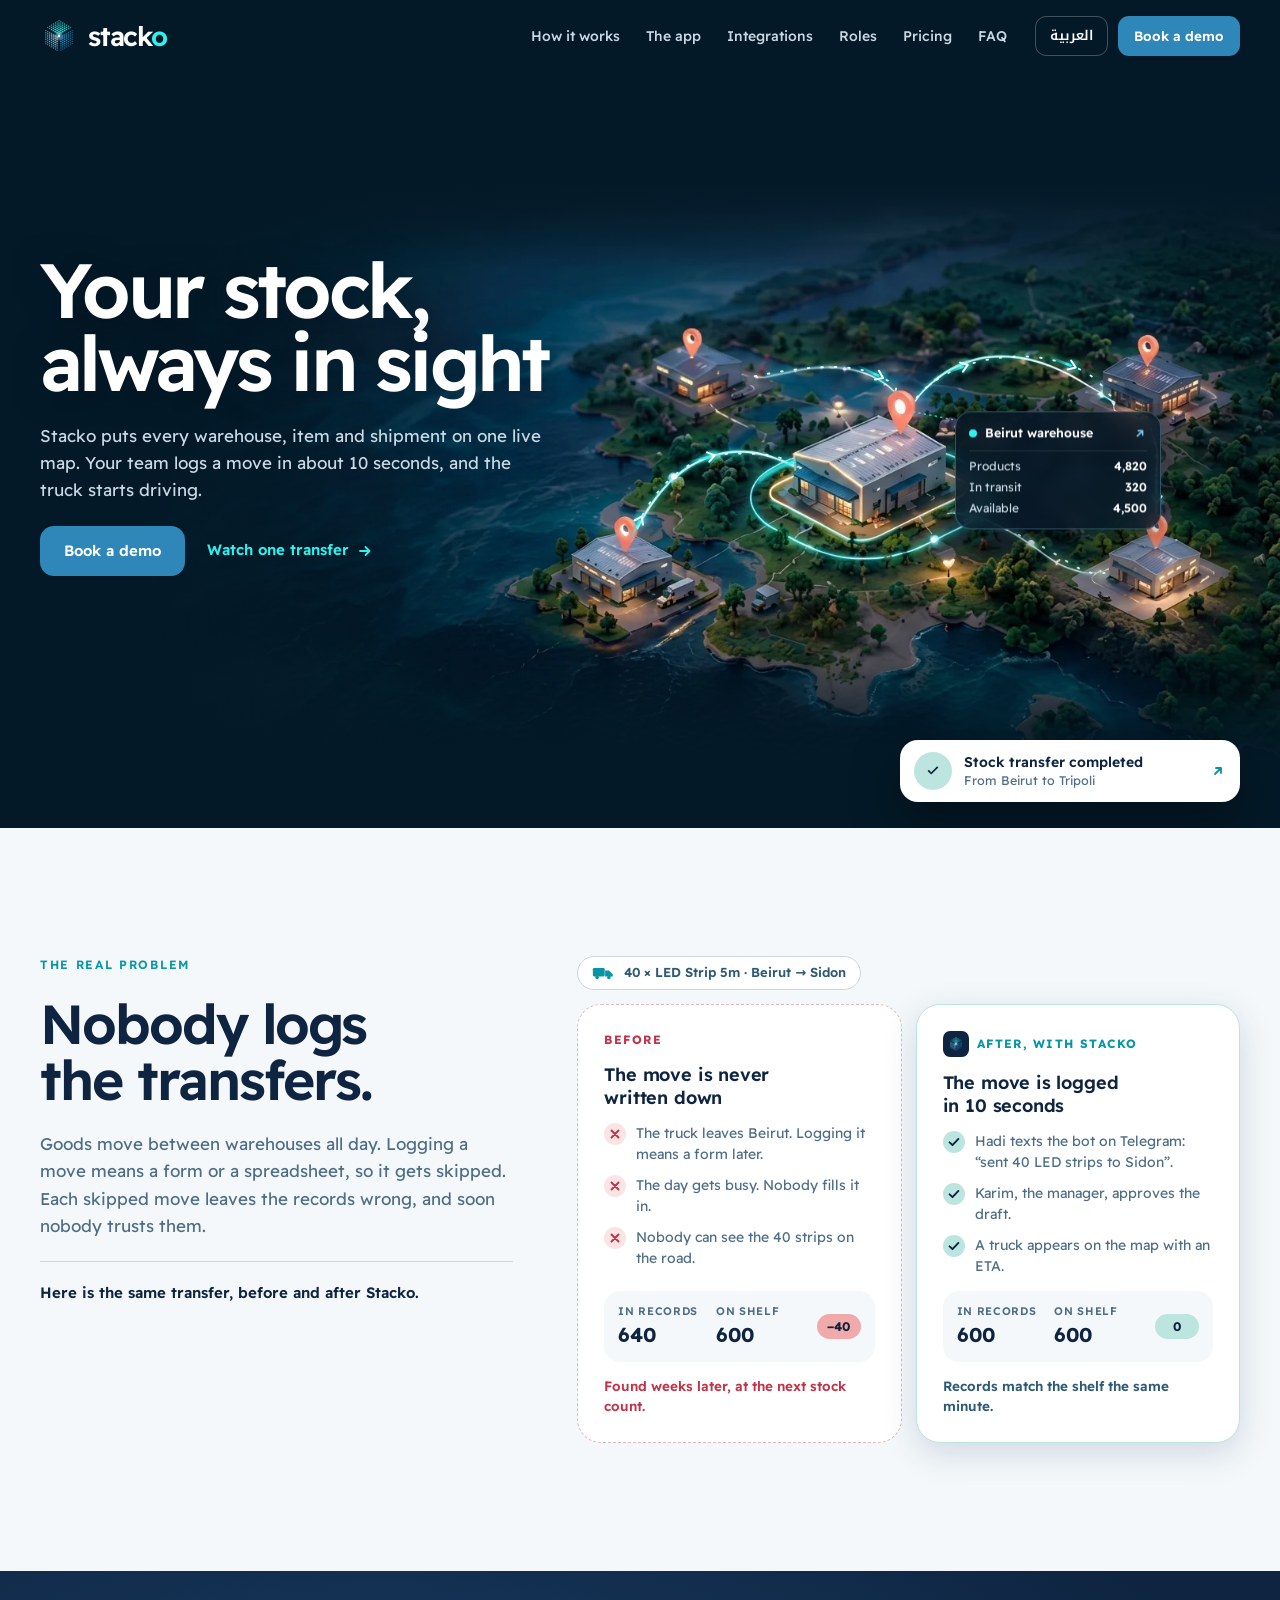
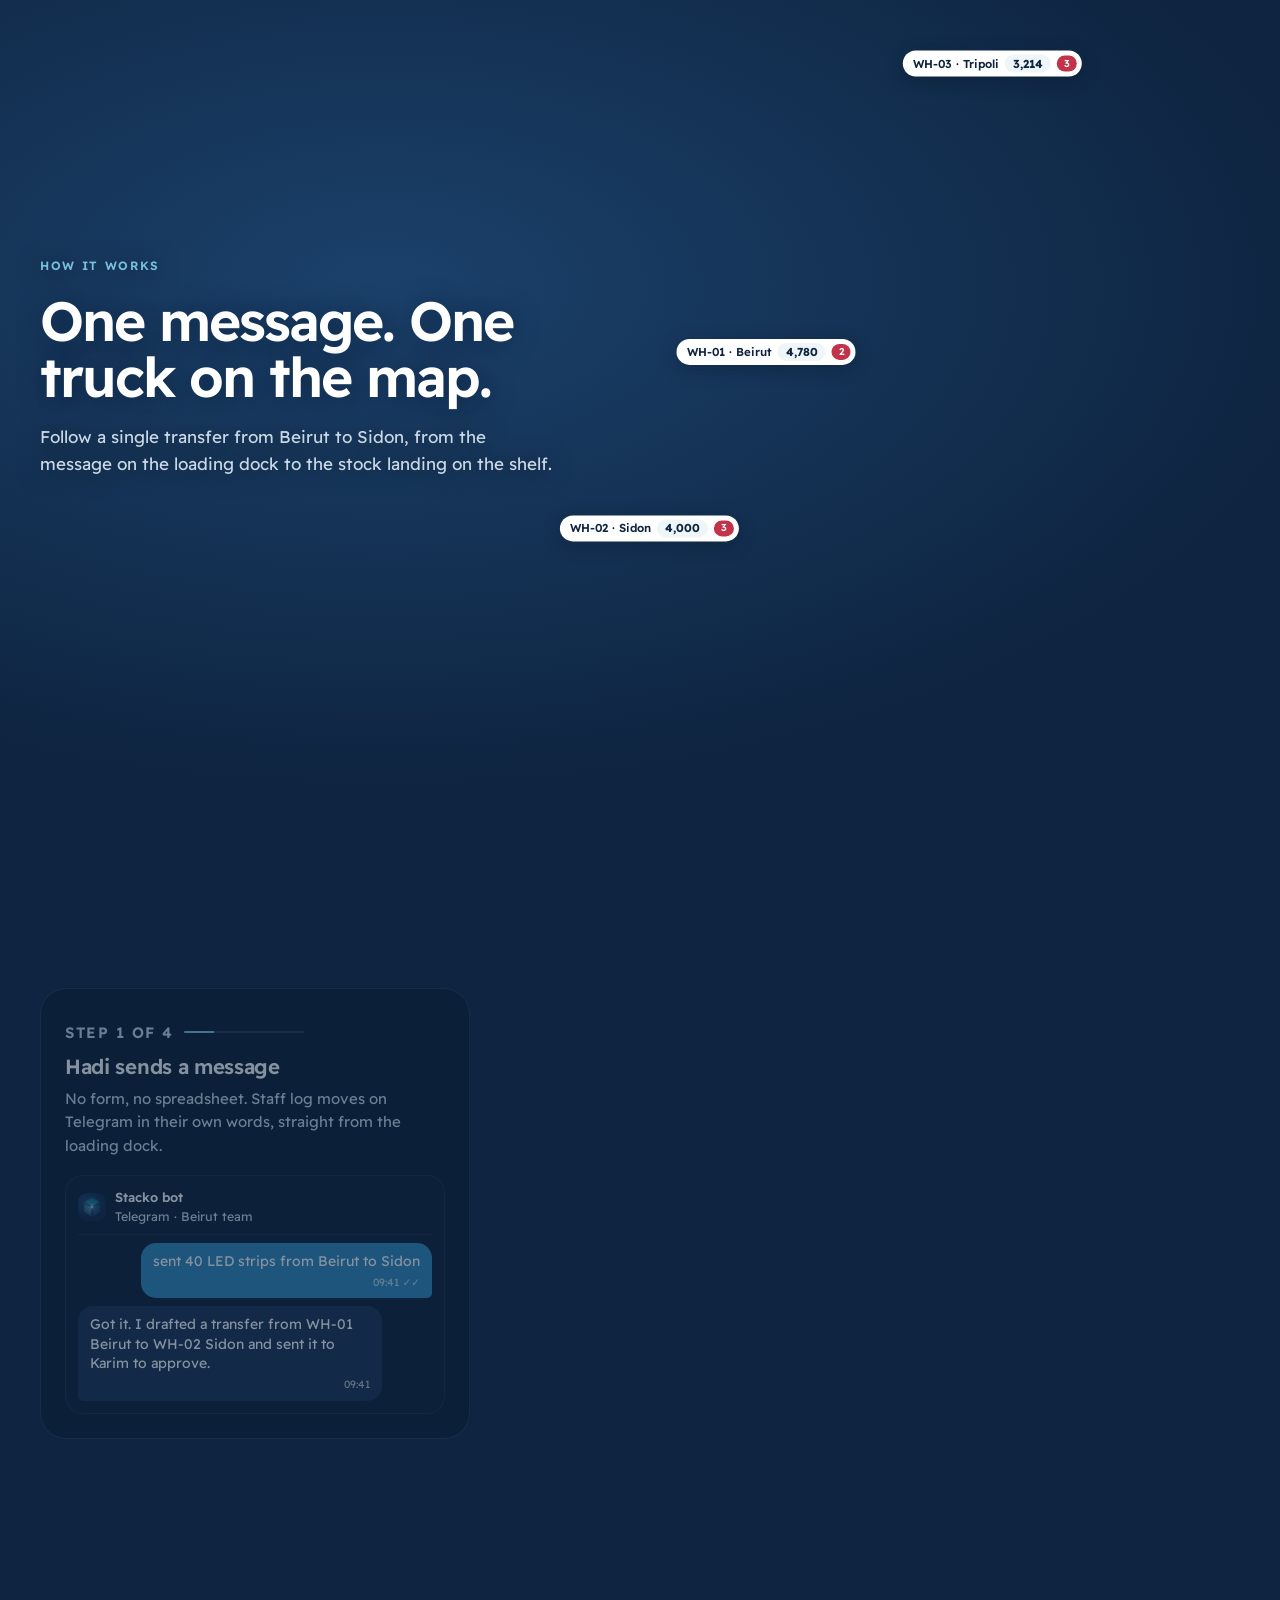
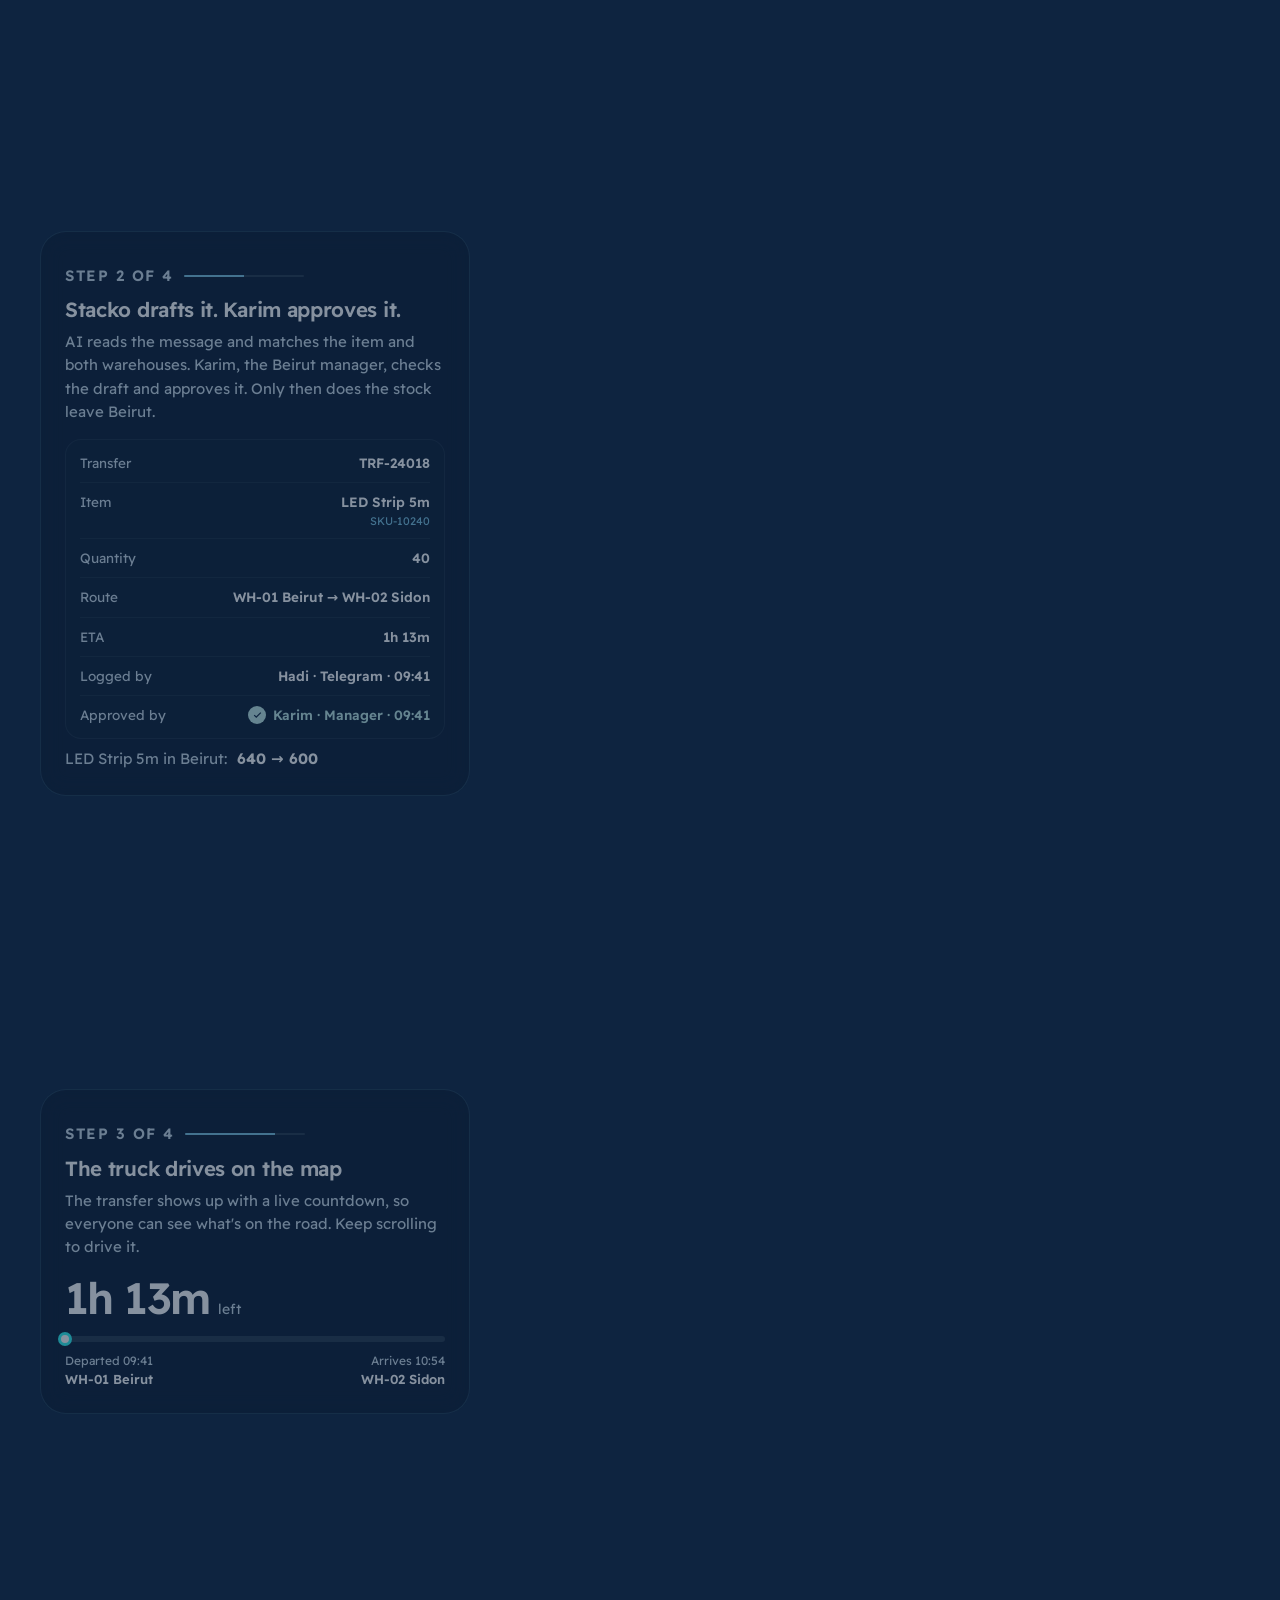
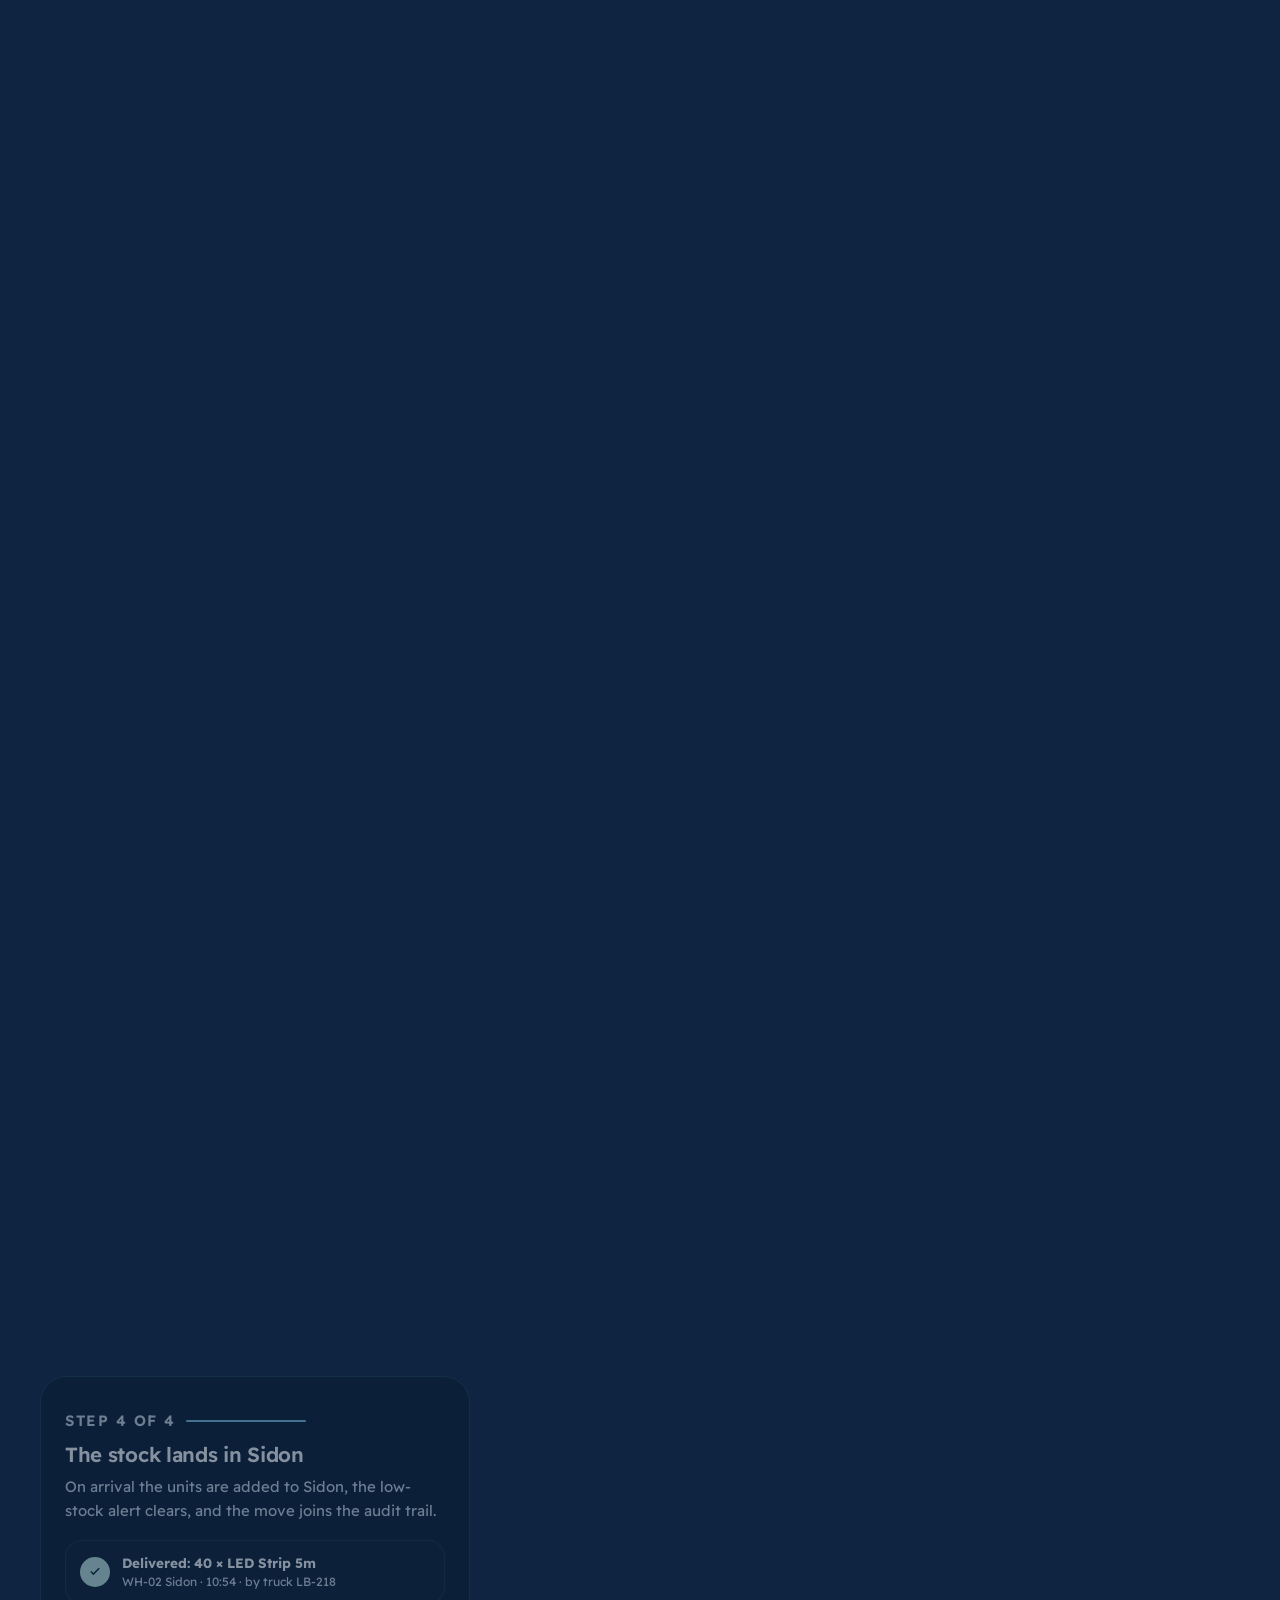
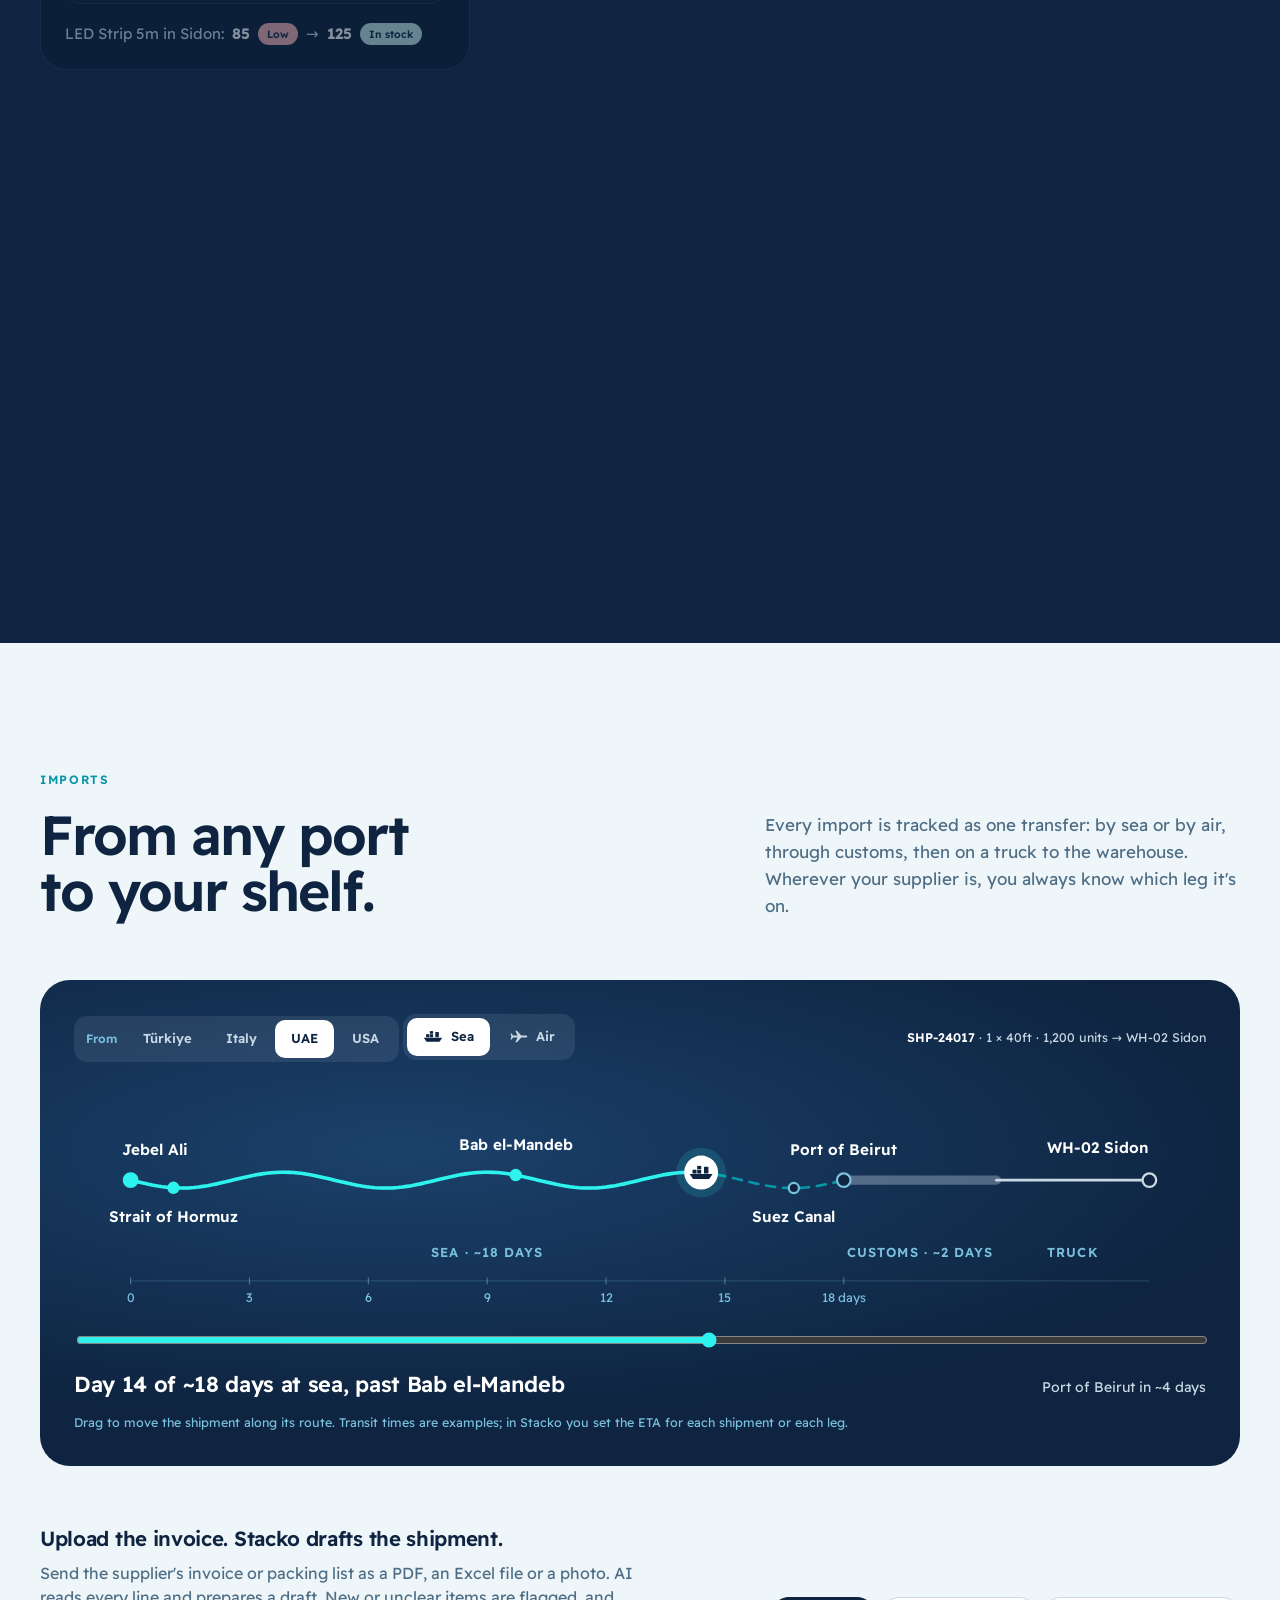
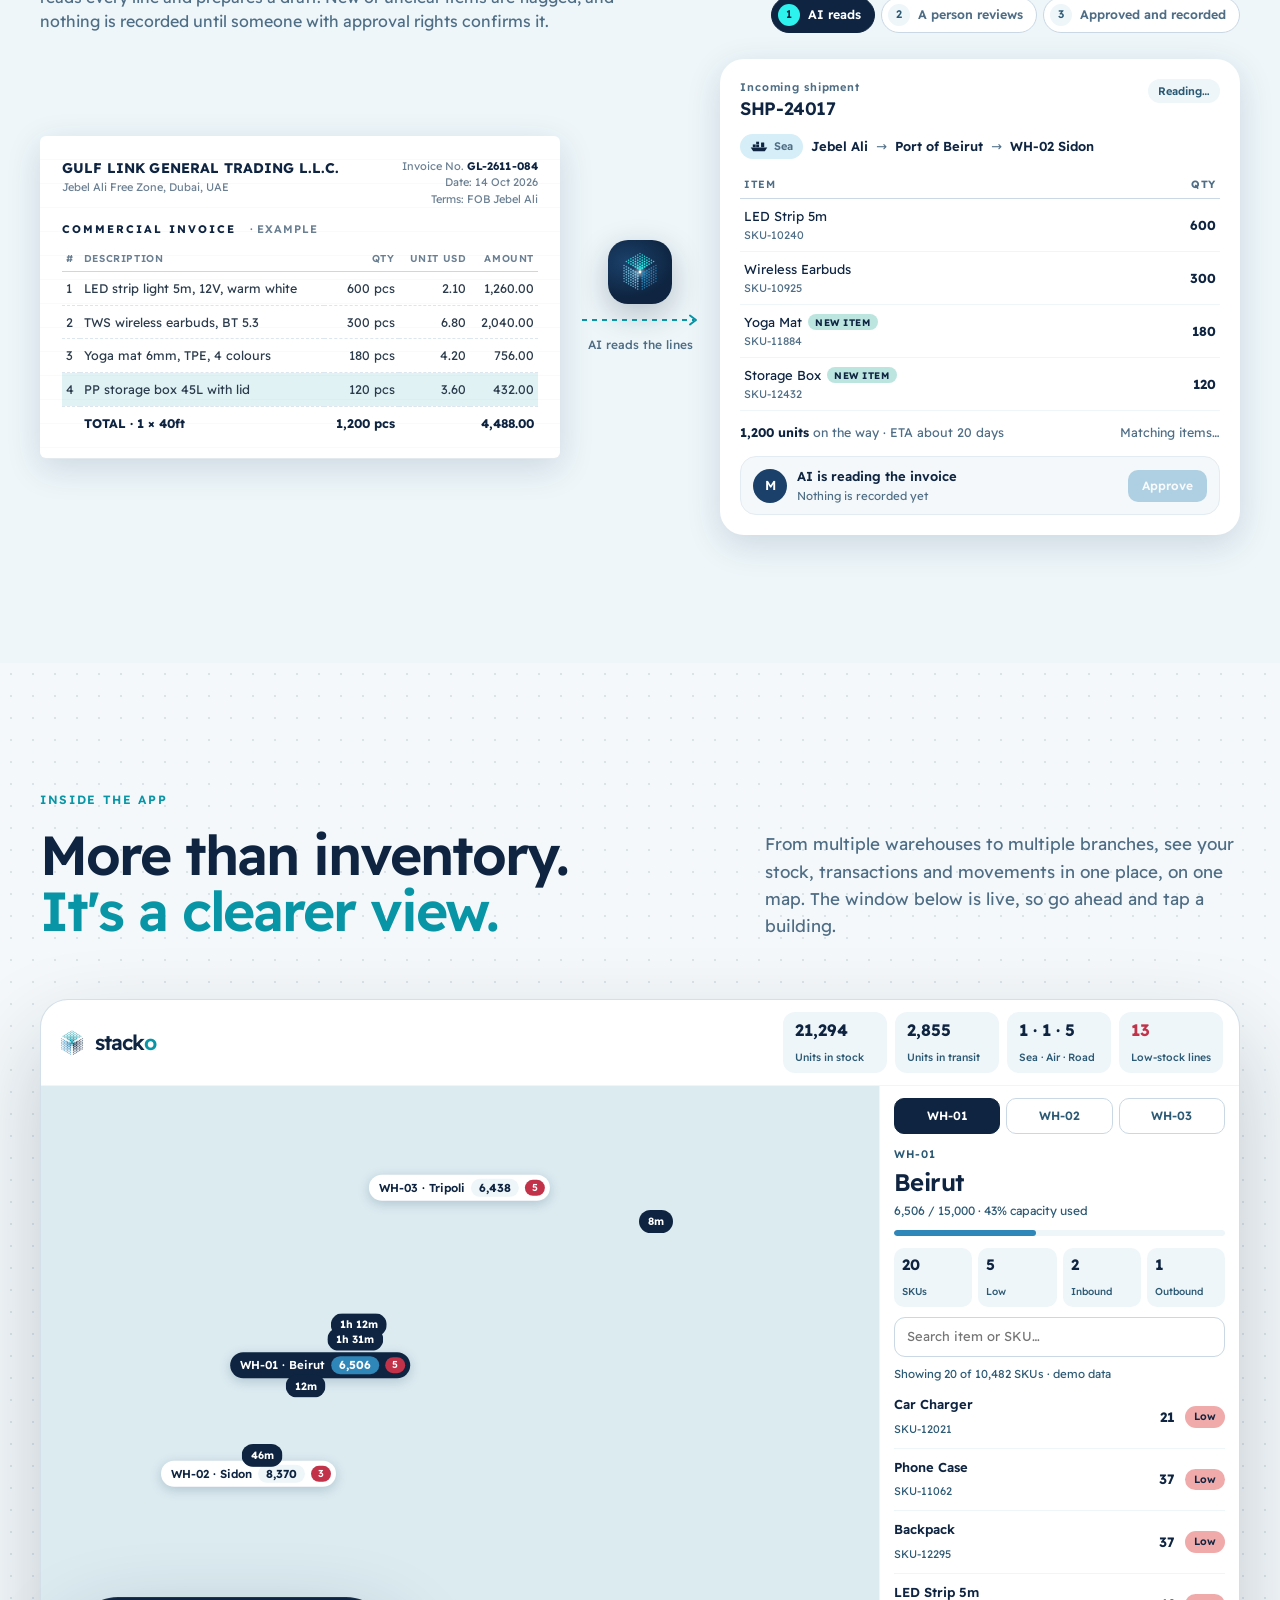
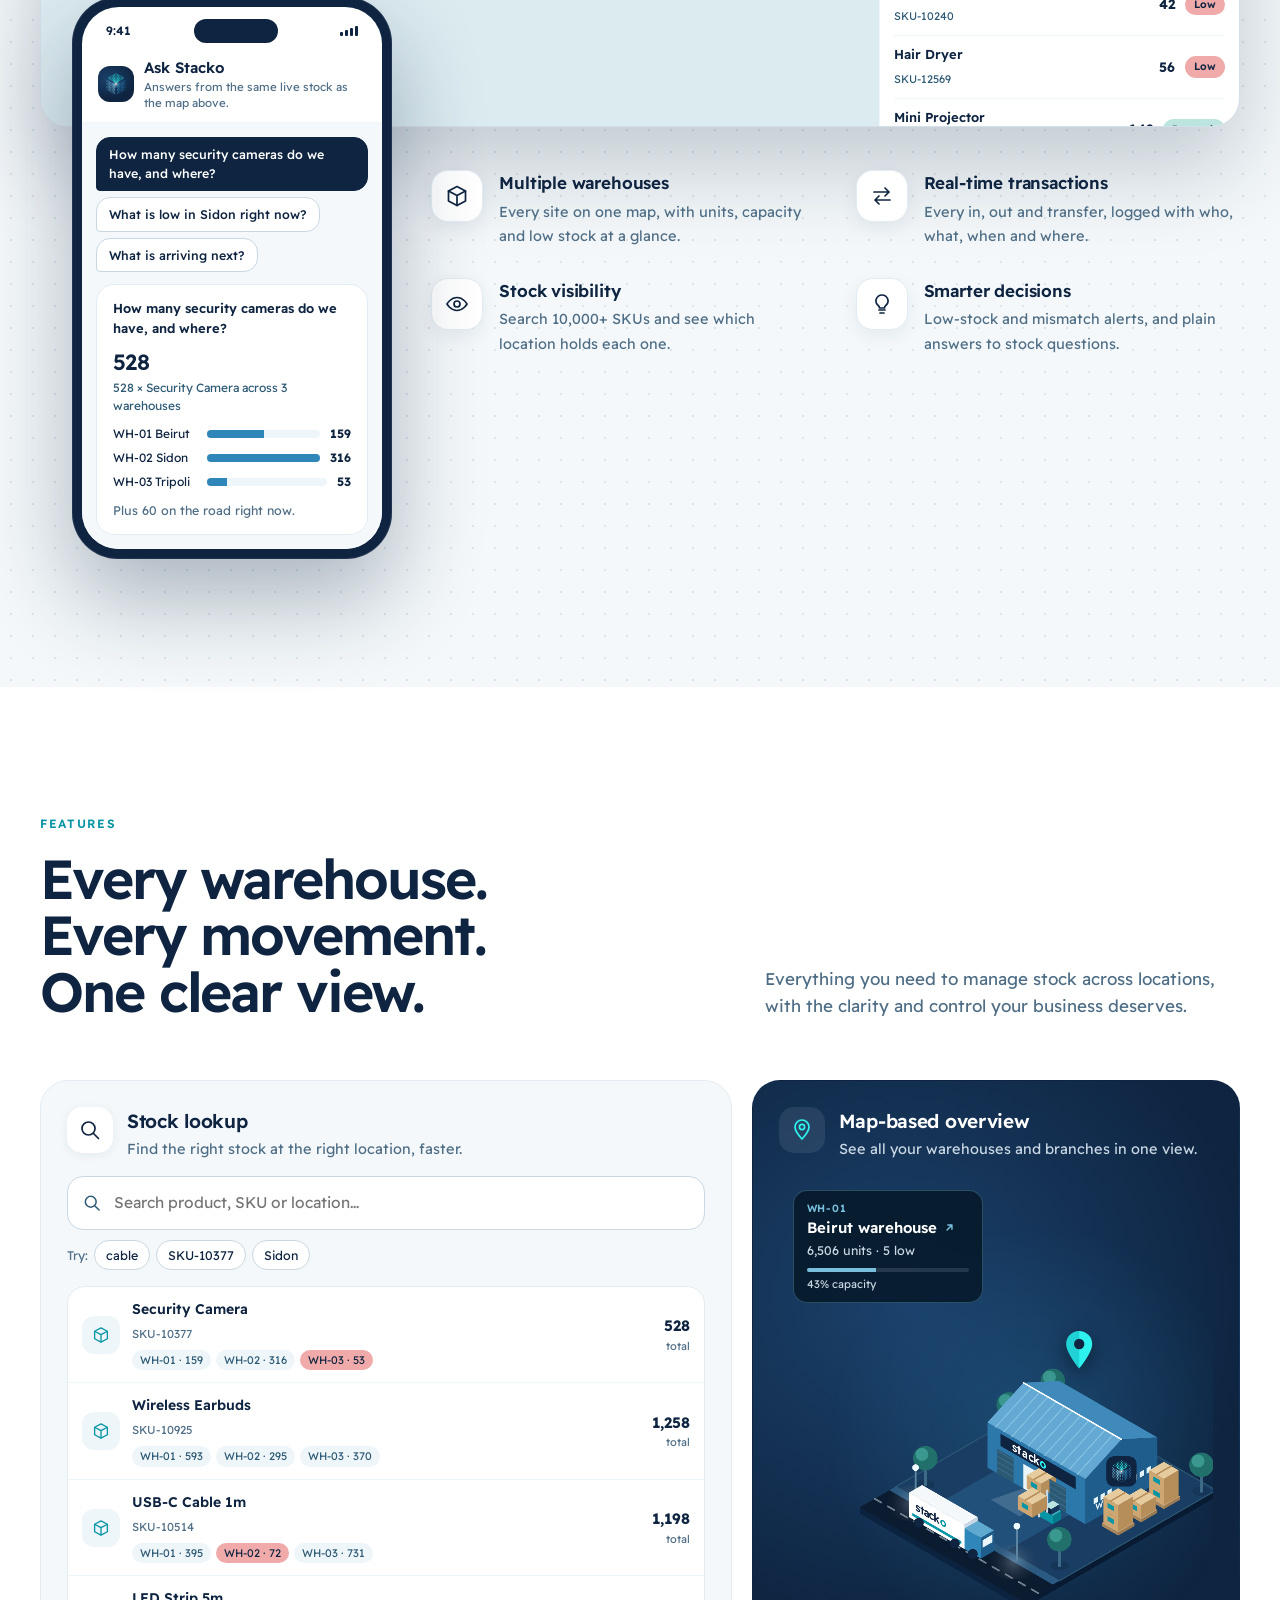
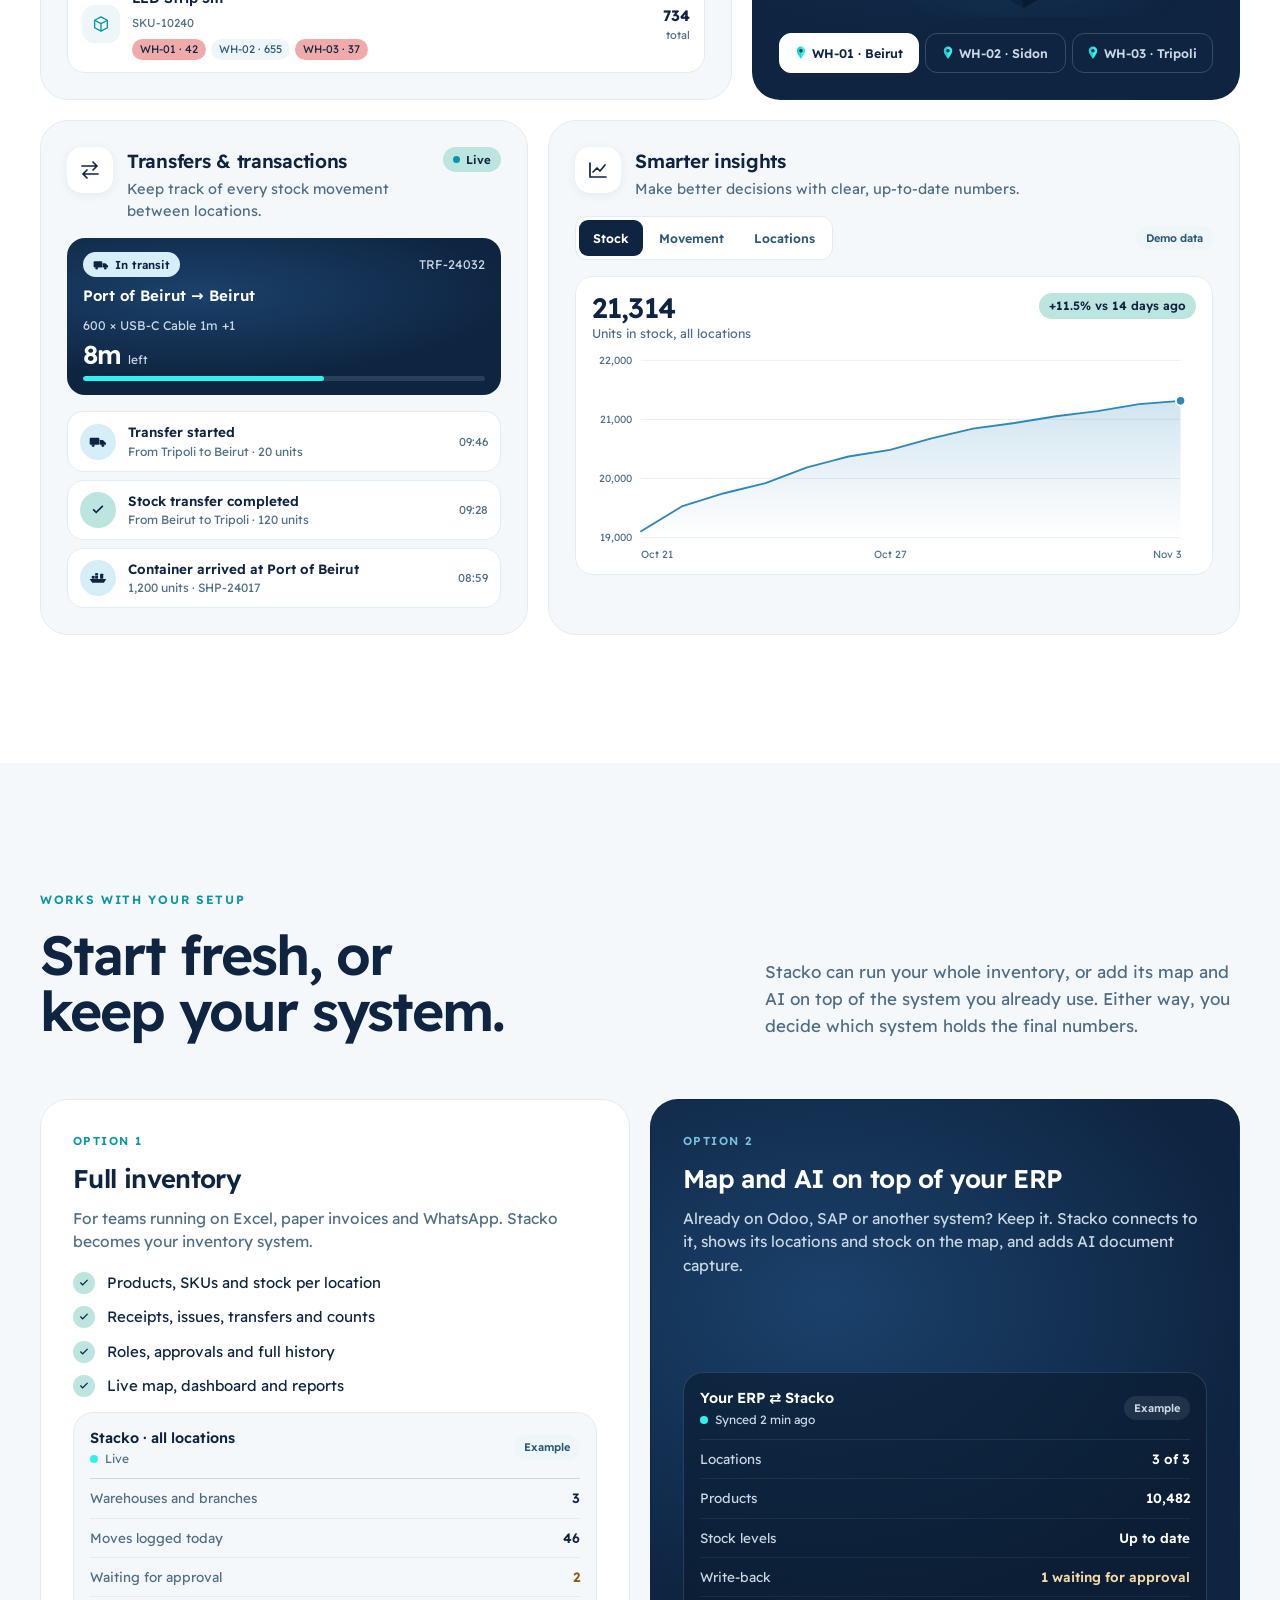
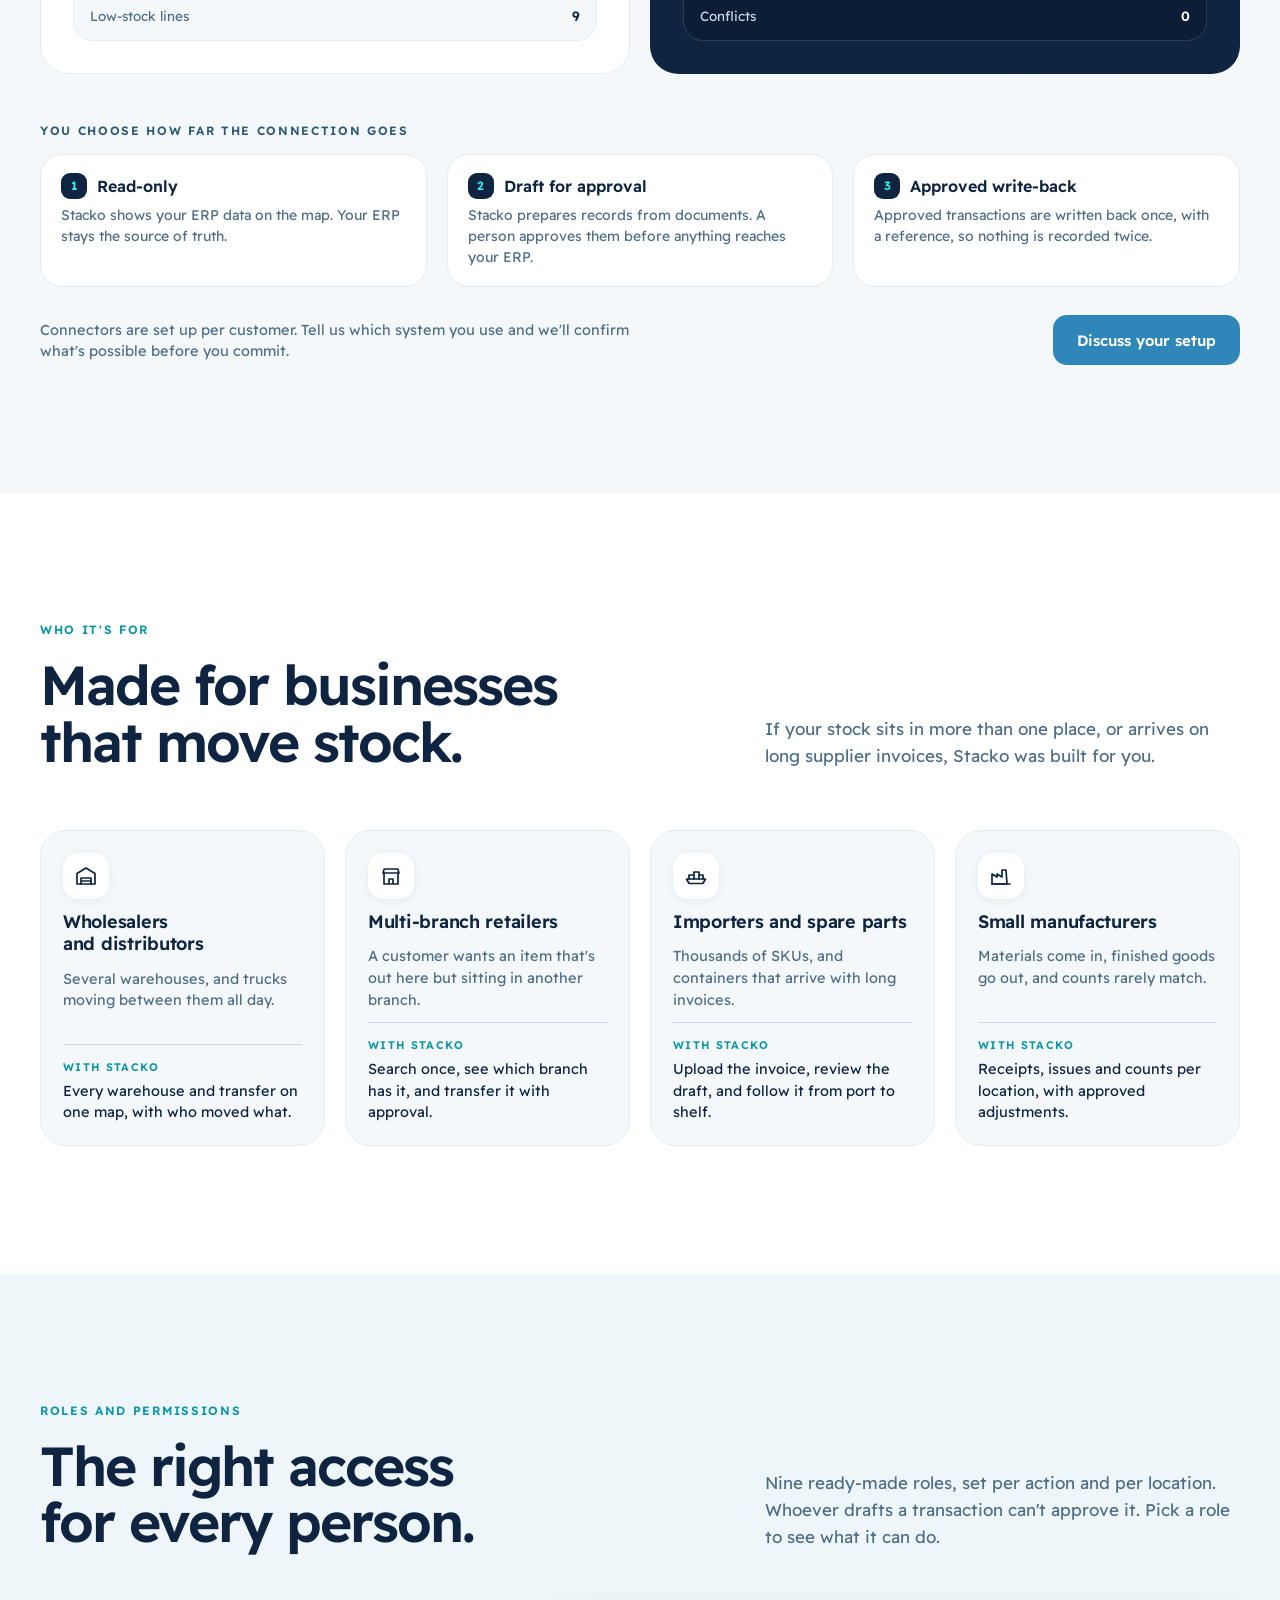
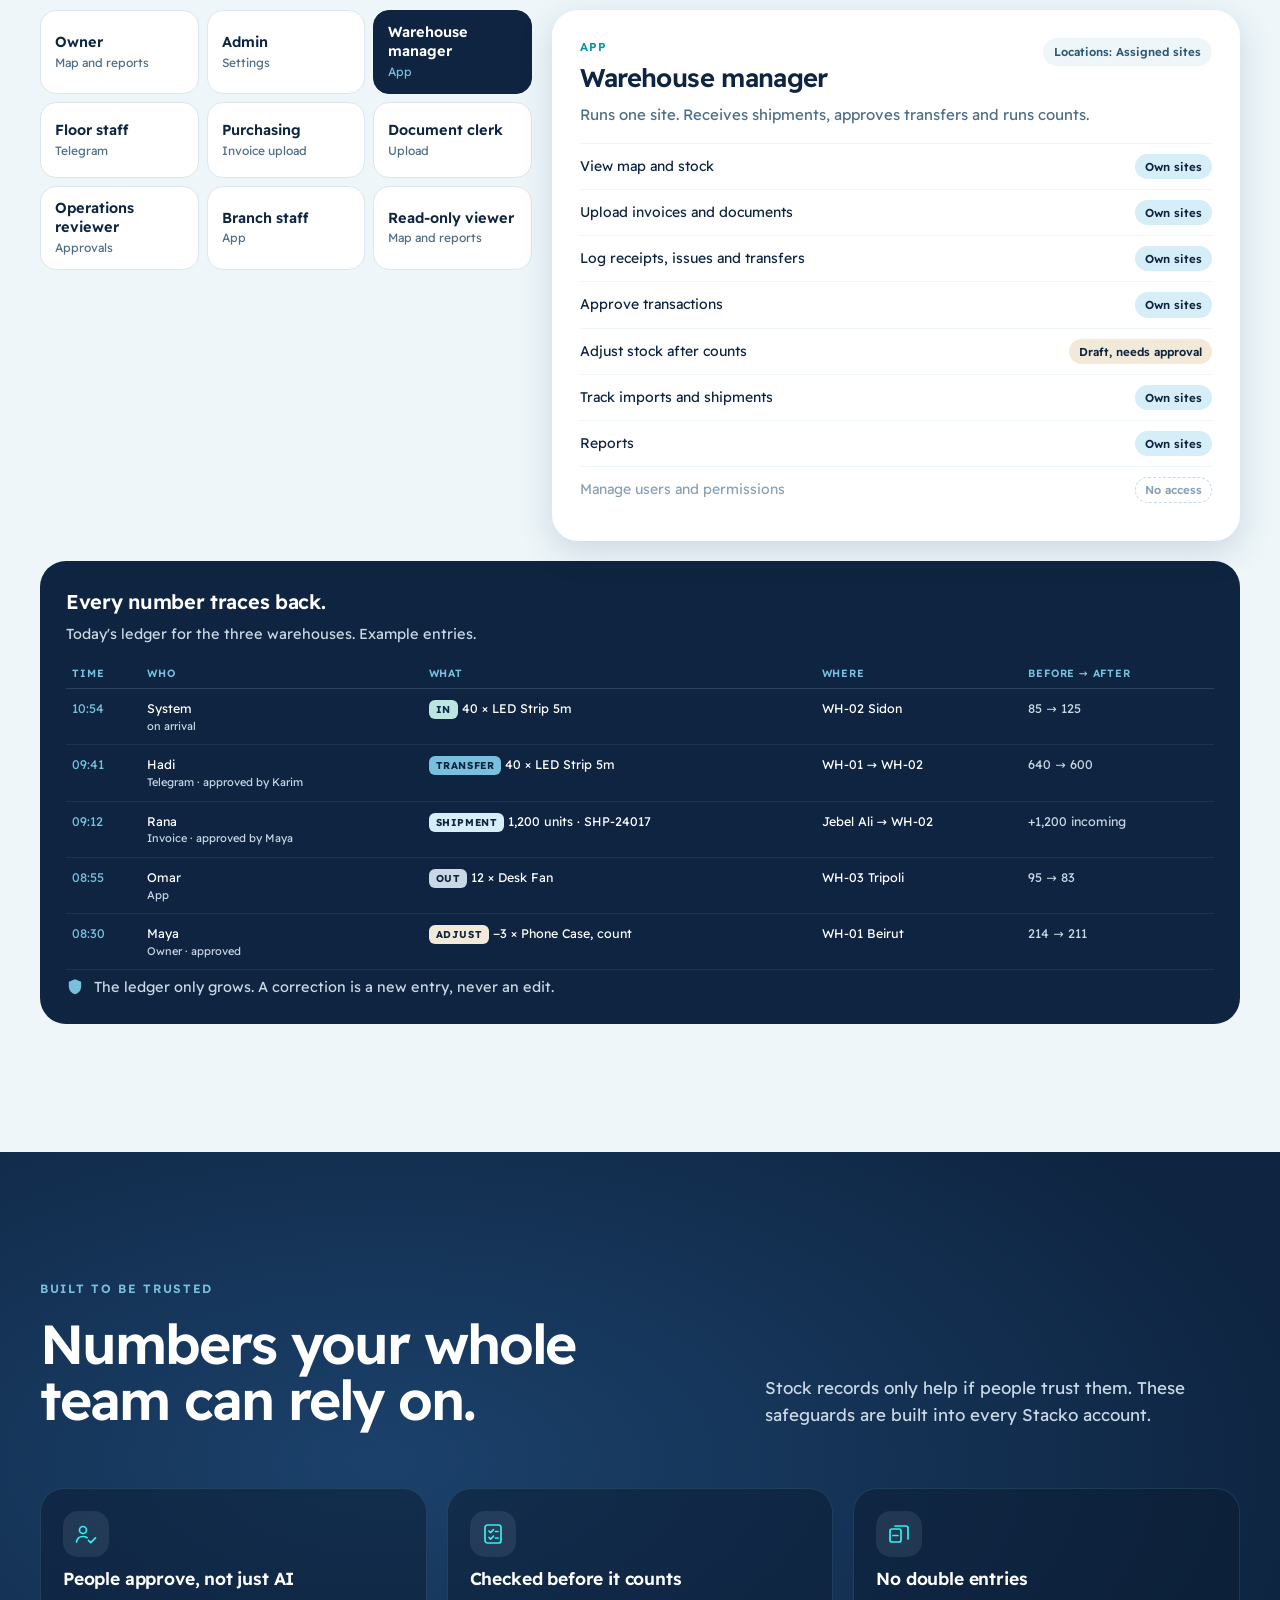
<file: home/index.html>
<!doctype html>
<html lang="en">
<head>
<meta charset="utf-8">
<title>Stacko</title>
<meta name="robots" content="noindex, follow">
<link rel="canonical" href="https://stacko-lb.com/">
<meta http-equiv="refresh" content="0; url=/">
<script>location.replace('/' + location.hash)</script>
</head>
<body><p>Redirecting to <a href="/">Stacko</a>…</p></body>
</html>
</file>
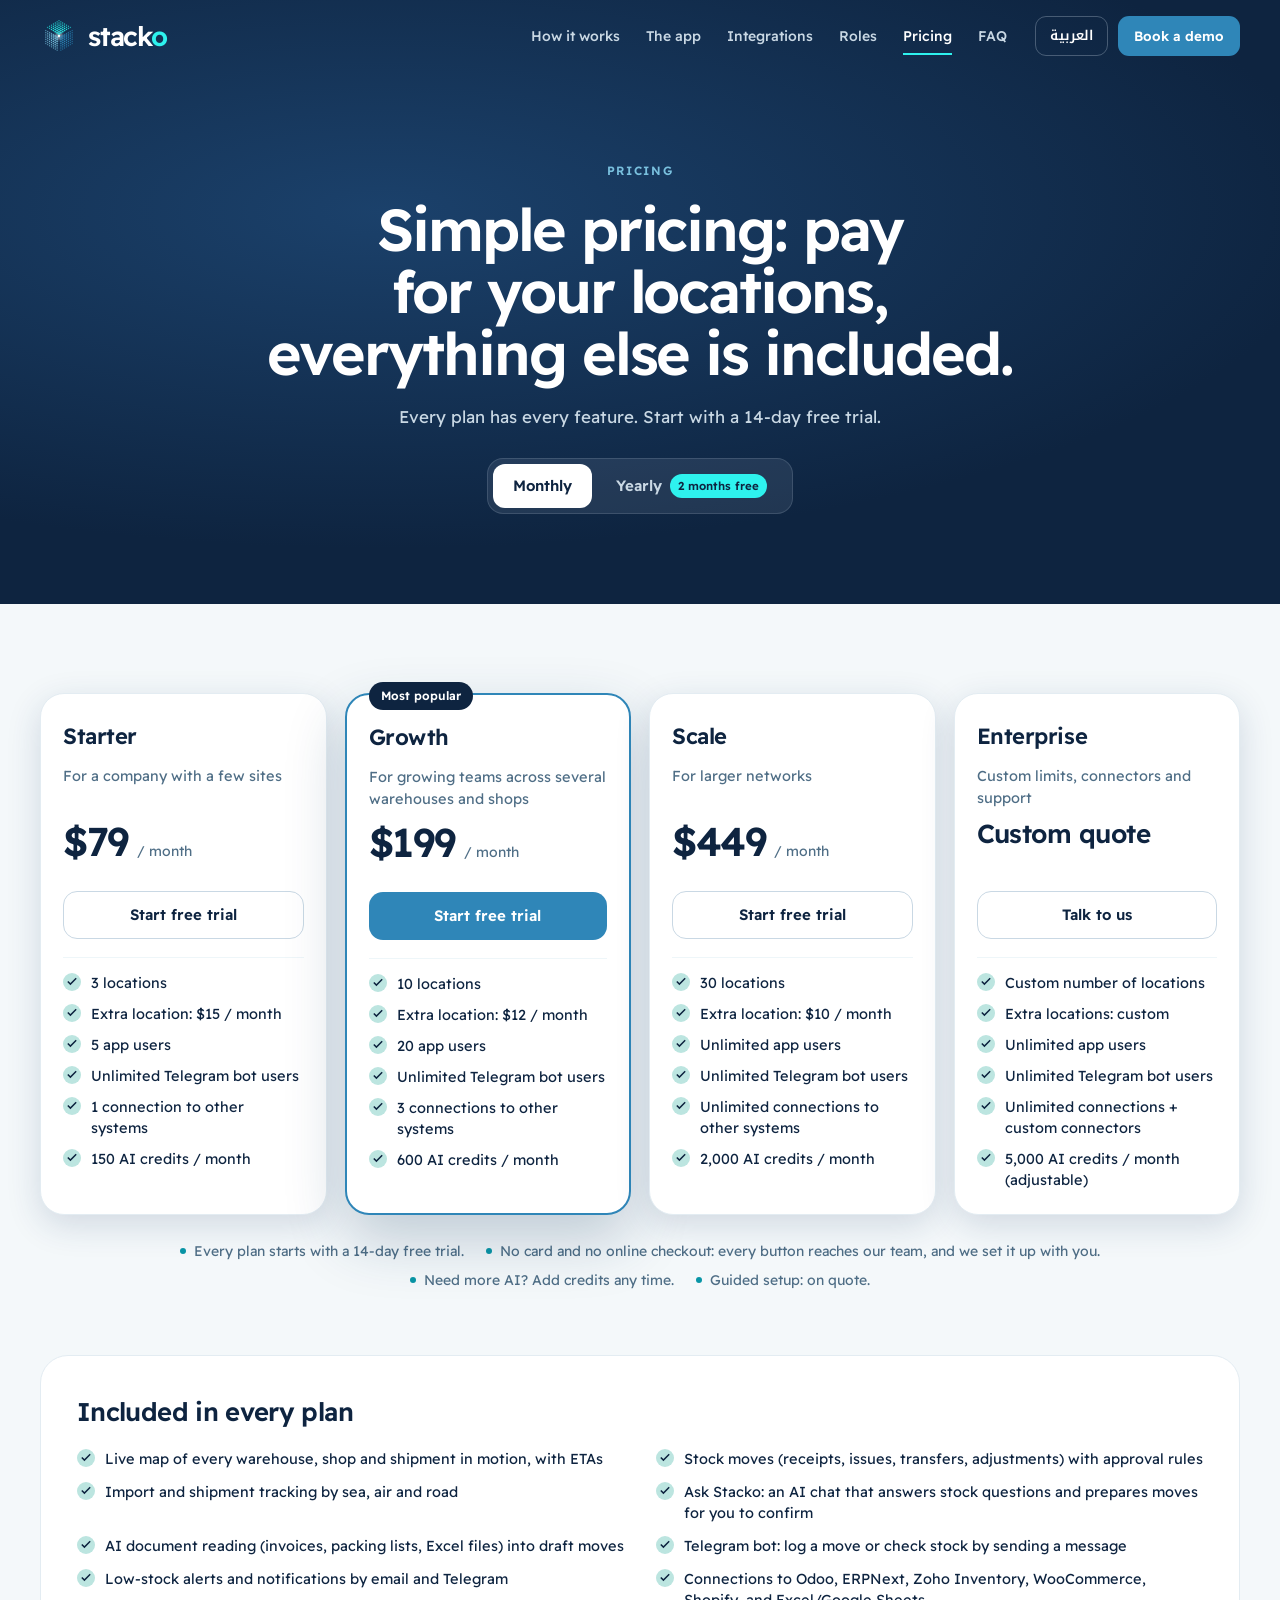
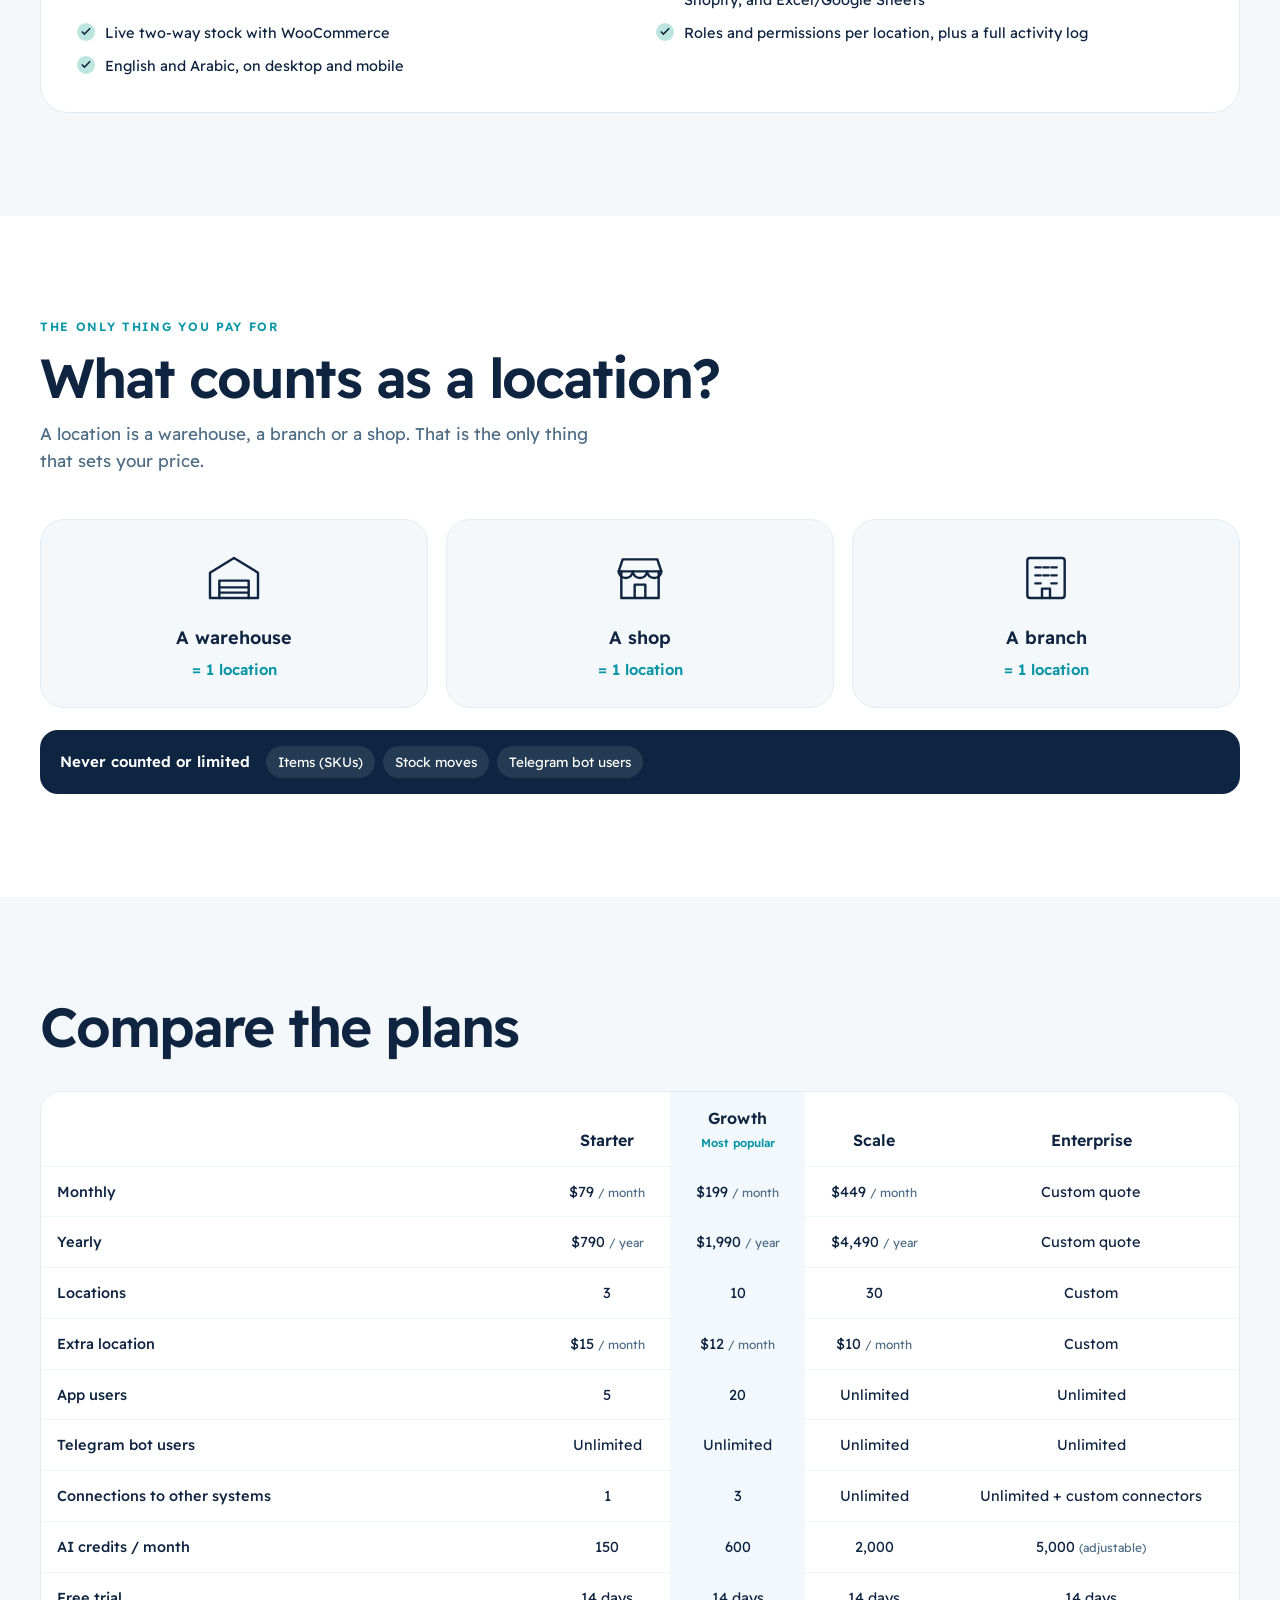
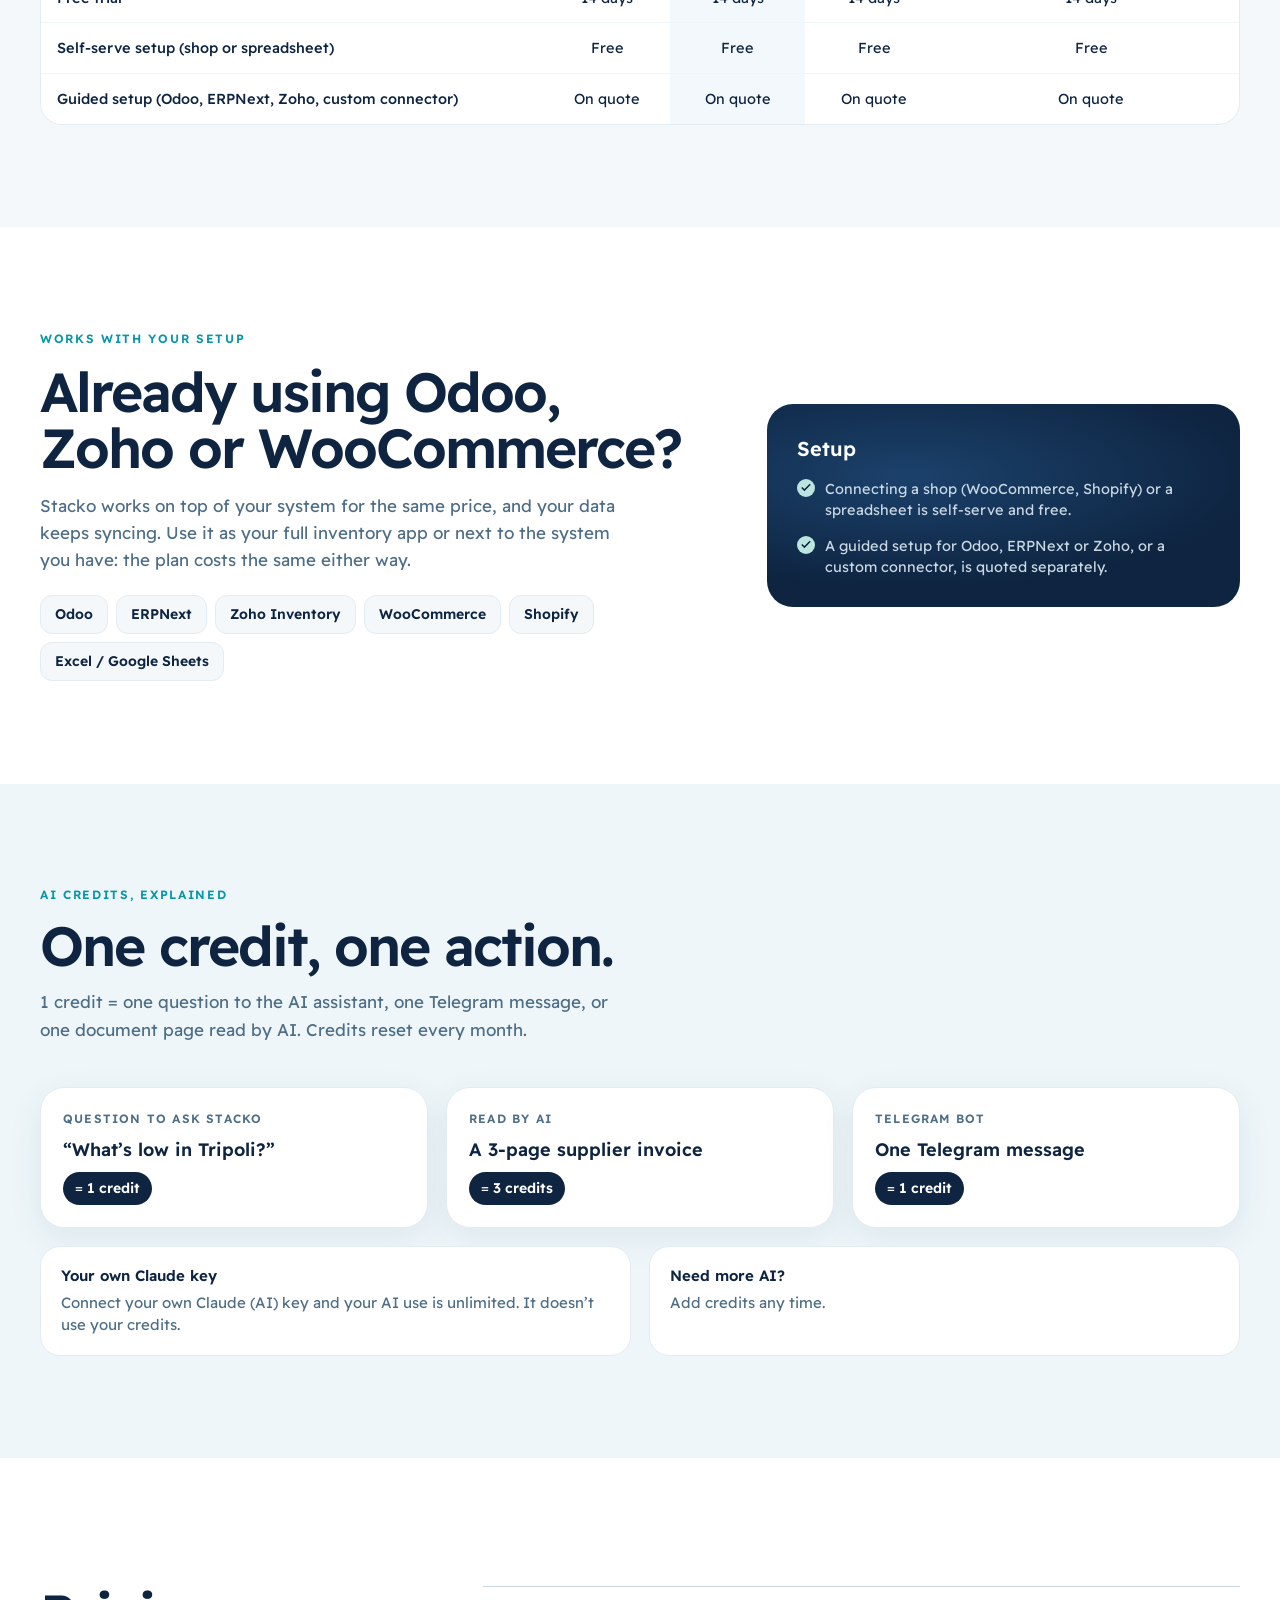
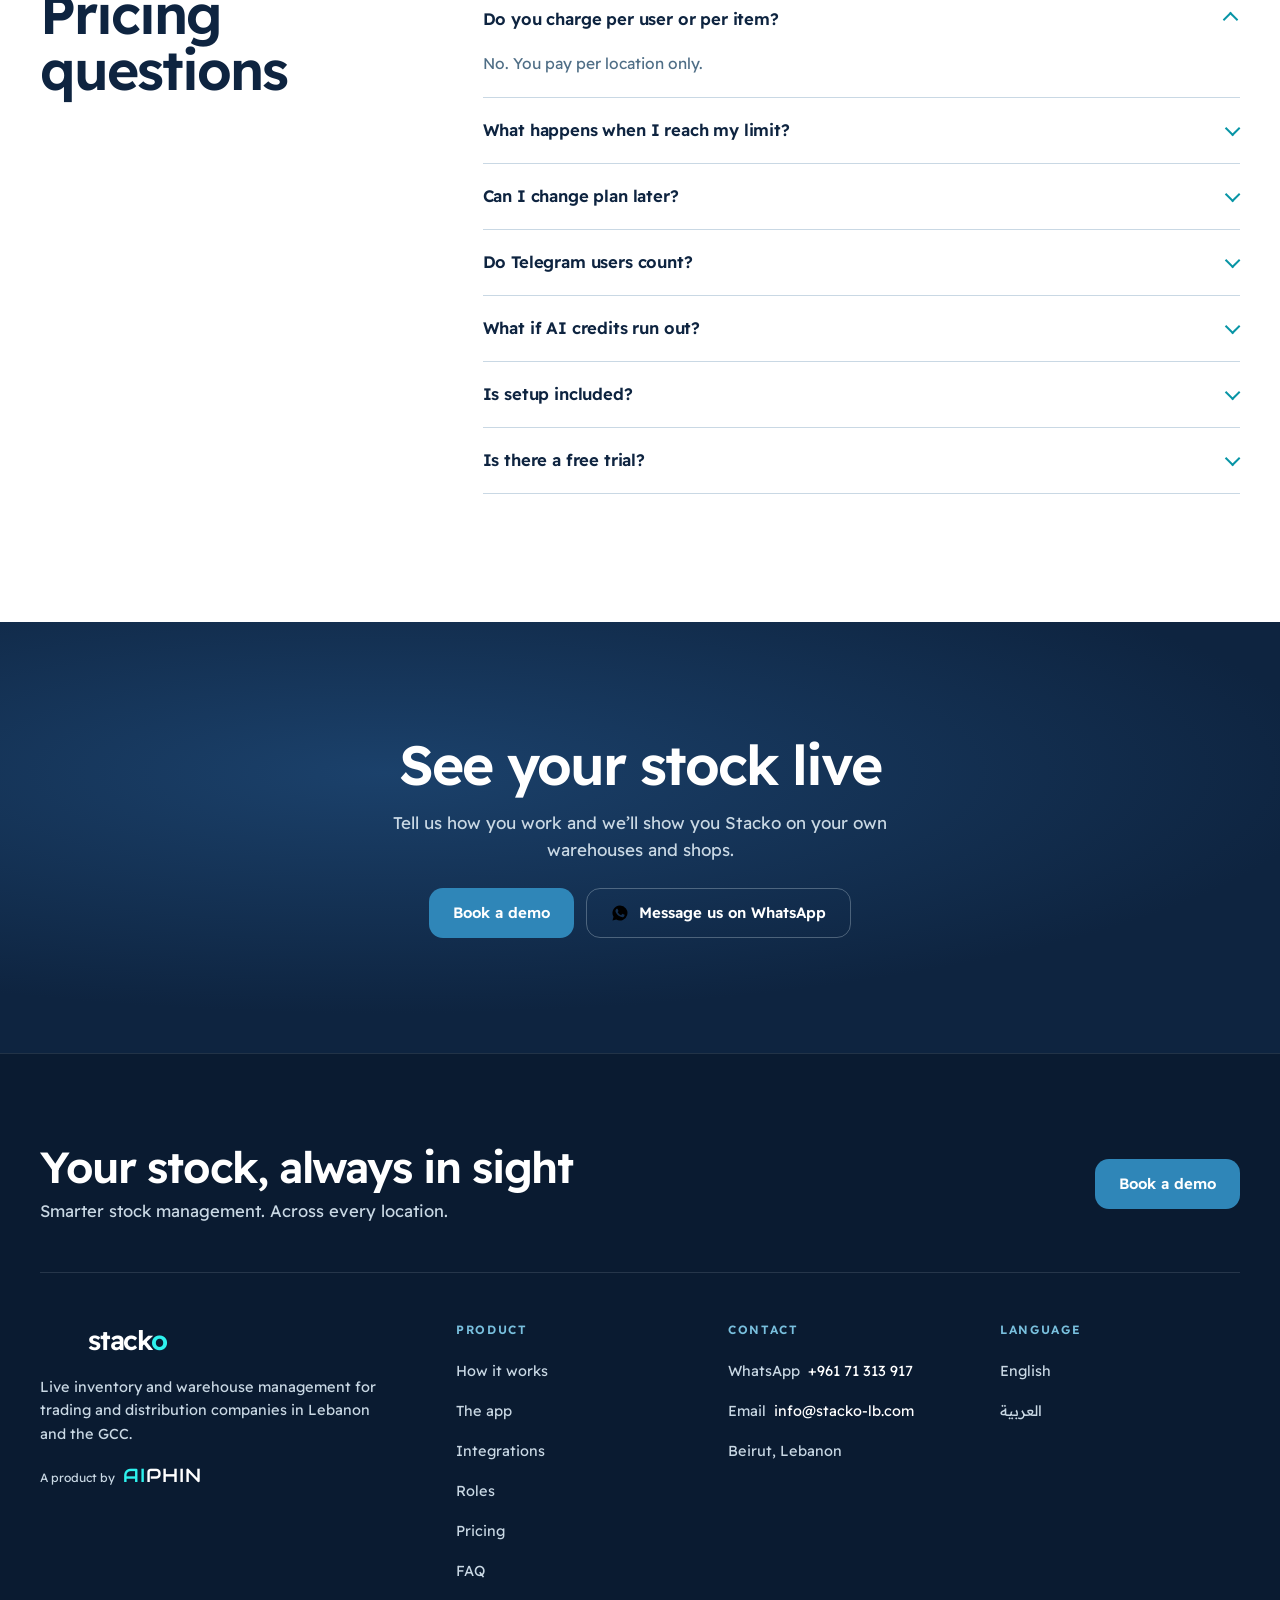
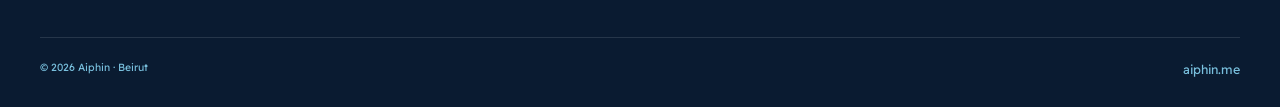
<file: pricing/index.html>
<!doctype html>
<html lang="en" dir="ltr" data-billing="monthly">
<head>
<meta charset="utf-8">
<meta name="viewport" content="width=device-width, initial-scale=1, viewport-fit=cover">
<!-- Generated by tools/build-pricing.js from tools/pricing-data.js. Do not edit by hand. -->
<title>Stacko pricing | Pay per location, every feature included</title>
<meta name="description" content="Stacko plans from $79 a month. You pay per location (warehouse, branch or shop); users, connections and AI are included. 14-day free trial.">
<meta name="robots" content="index, follow, max-image-preview:large">
<link rel="canonical" href="https://stacko-lb.com/pricing/">
<link rel="alternate" hreflang="en" href="https://stacko-lb.com/pricing/">
<link rel="alternate" hreflang="ar" href="https://stacko-lb.com/ar/pricing/">
<link rel="alternate" hreflang="x-default" href="https://stacko-lb.com/pricing/">
<meta name="theme-color" content="#0E2440">
<meta property="og:type" content="website">
<meta property="og:site_name" content="Stacko">
<meta property="og:title" content="Stacko pricing | Pay per location, every feature included">
<meta property="og:description" content="Stacko plans from $79 a month. You pay per location (warehouse, branch or shop); users, connections and AI are included. 14-day free trial.">
<meta property="og:url" content="https://stacko-lb.com/pricing/">
<meta property="og:image" content="https://stacko-lb.com/assets/images/og-image.jpg">
<meta property="og:locale" content="en_US">
<meta name="twitter:card" content="summary_large_image">
<link rel="icon" href="/assets/images/favicon.svg" type="image/svg+xml">
<link rel="apple-touch-icon" href="/assets/images/apple-touch-icon.png">
<link rel="manifest" href="/site.webmanifest">
<link rel="preconnect" href="https://fonts.googleapis.com">
<link rel="preconnect" href="https://fonts.gstatic.com" crossorigin>
<link rel="stylesheet" href="https://fonts.googleapis.com/css2?family=Audiowide&family=Noto+Kufi+Arabic:wght@500;600;700&family=Readex+Pro:wght@300;400;500;600;700&display=swap">
<link rel="stylesheet" href="/assets/css/style.css?v=20261117c">
<link rel="stylesheet" href="/assets/css/pricing.css">
<script type="application/ld+json">
{
  "@context": "https://schema.org",
  "@graph": [
    {
      "@type": "WebPage",
      "@id": "https://stacko-lb.com/pricing/#webpage",
      "url": "https://stacko-lb.com/pricing/",
      "name": "Stacko pricing | Pay per location, every feature included",
      "inLanguage": "en",
      "isPartOf": {
        "@id": "https://stacko-lb.com/#website"
      }
    },
    {
      "@type": "SoftwareApplication",
      "@id": "https://stacko-lb.com/#app",
      "name": "Stacko",
      "applicationCategory": "BusinessApplication",
      "operatingSystem": "Web",
      "url": "https://stacko-lb.com/",
      "offers": [
        {
          "@type": "Offer",
          "name": "Starter (monthly)",
          "price": "79",
          "priceCurrency": "USD",
          "url": "https://stacko-lb.com/pricing/",
          "priceSpecification": {
            "@type": "UnitPriceSpecification",
            "price": 79,
            "priceCurrency": "USD",
            "referenceQuantity": {
              "@type": "QuantitativeValue",
              "value": 1,
              "unitCode": "MON"
            }
          }
        },
        {
          "@type": "Offer",
          "name": "Starter (yearly)",
          "price": "790",
          "priceCurrency": "USD",
          "url": "https://stacko-lb.com/pricing/",
          "priceSpecification": {
            "@type": "UnitPriceSpecification",
            "price": 790,
            "priceCurrency": "USD",
            "referenceQuantity": {
              "@type": "QuantitativeValue",
              "value": 1,
              "unitCode": "ANN"
            }
          }
        },
        {
          "@type": "Offer",
          "name": "Growth (monthly)",
          "price": "199",
          "priceCurrency": "USD",
          "url": "https://stacko-lb.com/pricing/",
          "priceSpecification": {
            "@type": "UnitPriceSpecification",
            "price": 199,
            "priceCurrency": "USD",
            "referenceQuantity": {
              "@type": "QuantitativeValue",
              "value": 1,
              "unitCode": "MON"
            }
          }
        },
        {
          "@type": "Offer",
          "name": "Growth (yearly)",
          "price": "1990",
          "priceCurrency": "USD",
          "url": "https://stacko-lb.com/pricing/",
          "priceSpecification": {
            "@type": "UnitPriceSpecification",
            "price": 1990,
            "priceCurrency": "USD",
            "referenceQuantity": {
              "@type": "QuantitativeValue",
              "value": 1,
              "unitCode": "ANN"
            }
          }
        },
        {
          "@type": "Offer",
          "name": "Scale (monthly)",
          "price": "449",
          "priceCurrency": "USD",
          "url": "https://stacko-lb.com/pricing/",
          "priceSpecification": {
            "@type": "UnitPriceSpecification",
            "price": 449,
            "priceCurrency": "USD",
            "referenceQuantity": {
              "@type": "QuantitativeValue",
              "value": 1,
              "unitCode": "MON"
            }
          }
        },
        {
          "@type": "Offer",
          "name": "Scale (yearly)",
          "price": "4490",
          "priceCurrency": "USD",
          "url": "https://stacko-lb.com/pricing/",
          "priceSpecification": {
            "@type": "UnitPriceSpecification",
            "price": 4490,
            "priceCurrency": "USD",
            "referenceQuantity": {
              "@type": "QuantitativeValue",
              "value": 1,
              "unitCode": "ANN"
            }
          }
        }
      ]
    },
    {
      "@type": "FAQPage",
      "inLanguage": "en",
      "mainEntity": [
        {
          "@type": "Question",
          "name": "Do you charge per user or per item?",
          "acceptedAnswer": {
            "@type": "Answer",
            "text": "No. You pay per location only."
          }
        },
        {
          "@type": "Question",
          "name": "What happens when I reach my limit?",
          "acceptedAnswer": {
            "@type": "Answer",
            "text": "The app tells you, and you can add locations or upgrade."
          }
        },
        {
          "@type": "Question",
          "name": "Can I change plan later?",
          "acceptedAnswer": {
            "@type": "Answer",
            "text": "Yes, any time. Just contact us."
          }
        },
        {
          "@type": "Question",
          "name": "Do Telegram users count?",
          "acceptedAnswer": {
            "@type": "Answer",
            "text": "No. Staff who only use the Telegram bot are free."
          }
        },
        {
          "@type": "Question",
          "name": "What if AI credits run out?",
          "acceptedAnswer": {
            "@type": "Answer",
            "text": "Top up, upgrade, or use your own Claude key."
          }
        },
        {
          "@type": "Question",
          "name": "Is setup included?",
          "acceptedAnswer": {
            "@type": "Answer",
            "text": "Self-serve connections are free. Guided setup is quoted."
          }
        },
        {
          "@type": "Question",
          "name": "Is there a free trial?",
          "acceptedAnswer": {
            "@type": "Answer",
            "text": "Yes, 14 days on every plan."
          }
        }
      ]
    }
  ]
}
</script>
</head>
<body class="pricing-page">

<svg width="0" height="0" style="position:absolute" aria-hidden="true" focusable="false"><defs>
<filter id="mkGlow" x="-100%" y="-100%" width="300%" height="300%"><feGaussianBlur stdDeviation="5"/></filter>
<symbol id="mark" viewBox="0 0 120 120"><circle cx="60" cy="60" r="11" class="c" opacity=".55" filter="url(#mkGlow)"/><circle cx="18.43" cy="42.86" r="1.31" class="l"/><circle cx="18.43" cy="49.71" r="1.38" class="l"/><circle cx="18.43" cy="56.57" r="1.42" class="l"/><circle cx="18.43" cy="63.43" r="1.42" class="l"/><circle cx="18.43" cy="70.29" r="1.38" class="l"/><circle cx="18.43" cy="77.14" r="1.31" class="l"/><circle cx="18.43" cy="84" r="1.20" class="l"/><circle cx="24.37" cy="32.57" r="1.31" class="t"/><circle cx="24.37" cy="46.29" r="1.55" class="l"/><circle cx="24.37" cy="53.14" r="1.61" class="l"/><circle cx="24.37" cy="60" r="1.64" class="l"/><circle cx="24.37" cy="66.86" r="1.61" class="l"/><circle cx="24.37" cy="73.71" r="1.55" class="l"/><circle cx="24.37" cy="80.57" r="1.44" class="l"/><circle cx="24.37" cy="87.43" r="1.31" class="l"/><circle cx="30.31" cy="29.14" r="1.38" class="t"/><circle cx="30.31" cy="36" r="1.55" class="t"/><circle cx="30.31" cy="49.71" r="1.79" class="l"/><circle cx="30.31" cy="56.57" r="1.84" class="l"/><circle cx="30.31" cy="63.43" r="1.84" class="l"/><circle cx="30.31" cy="70.29" r="1.79" class="l"/><circle cx="30.31" cy="77.14" r="1.69" class="l"/><circle cx="30.31" cy="84" r="1.55" class="l"/><circle cx="30.31" cy="90.86" r="1.38" class="l"/><circle cx="36.25" cy="25.71" r="1.42" class="t"/><circle cx="36.25" cy="32.57" r="1.61" class="t"/><circle cx="36.25" cy="39.43" r="1.79" class="t"/><circle cx="36.25" cy="53.14" r="2.02" class="l"/><circle cx="36.25" cy="60" r="2.06" class="l"/><circle cx="36.25" cy="66.86" r="2.02" class="l"/><circle cx="36.25" cy="73.71" r="1.93" class="l"/><circle cx="36.25" cy="80.57" r="1.79" class="l"/><circle cx="36.25" cy="87.43" r="1.61" class="l"/><circle cx="36.25" cy="94.29" r="1.42" class="l"/><circle cx="42.18" cy="22.29" r="1.42" class="t"/><circle cx="42.18" cy="29.14" r="1.64" class="t"/><circle cx="42.18" cy="36" r="1.84" class="t"/><circle cx="42.18" cy="42.86" r="2.02" class="t"/><circle cx="42.18" cy="56.57" r="2.26" class="l"/><circle cx="42.18" cy="63.43" r="2.26" class="l"/><circle cx="42.18" cy="70.29" r="2.17" class="l"/><circle cx="42.18" cy="77.14" r="2.02" class="l"/><circle cx="42.18" cy="84" r="1.84" class="l"/><circle cx="42.18" cy="90.86" r="1.64" class="l"/><circle cx="42.18" cy="97.71" r="1.42" class="l"/><circle cx="48.12" cy="18.86" r="1.38" class="t"/><circle cx="48.12" cy="25.71" r="1.61" class="t"/><circle cx="48.12" cy="32.57" r="1.84" class="t"/><circle cx="48.12" cy="39.43" r="2.06" class="t"/><circle cx="48.12" cy="46.29" r="2.26" class="t"/><circle cx="48.12" cy="60" r="2.48" class="l"/><circle cx="48.12" cy="66.86" r="2.41" class="l"/><circle cx="48.12" cy="73.71" r="2.26" class="l"/><circle cx="48.12" cy="80.57" r="2.06" class="l"/><circle cx="48.12" cy="87.43" r="1.84" class="l"/><circle cx="48.12" cy="94.29" r="1.61" class="l"/><circle cx="48.12" cy="101.14" r="1.38" class="l"/><circle cx="54.06" cy="15.43" r="1.31" class="t"/><circle cx="54.06" cy="22.29" r="1.55" class="t"/><circle cx="54.06" cy="29.14" r="1.79" class="t"/><circle cx="54.06" cy="36" r="2.02" class="t"/><circle cx="54.06" cy="42.86" r="2.26" class="t"/><circle cx="54.06" cy="49.71" r="2.48" class="t"/><circle cx="54.06" cy="63.43" r="2.66" class="l"/><circle cx="54.06" cy="70.29" r="2.48" class="l"/><circle cx="54.06" cy="77.14" r="2.26" class="l"/><circle cx="54.06" cy="84" r="2.02" class="l"/><circle cx="54.06" cy="90.86" r="1.79" class="l"/><circle cx="54.06" cy="97.71" r="1.55" class="l"/><circle cx="54.06" cy="104.57" r="1.31" class="l"/><circle cx="60" cy="12" r="1.20" class="t"/><circle cx="60" cy="18.86" r="1.44" class="t"/><circle cx="60" cy="25.71" r="1.69" class="t"/><circle cx="60" cy="32.57" r="1.93" class="t"/><circle cx="60" cy="39.43" r="2.17" class="t"/><circle cx="60" cy="46.29" r="2.41" class="t"/><circle cx="60" cy="53.14" r="2.66" class="t"/><circle cx="65.94" cy="15.43" r="1.31" class="t"/><circle cx="65.94" cy="22.29" r="1.55" class="t"/><circle cx="65.94" cy="29.14" r="1.79" class="t"/><circle cx="65.94" cy="36" r="2.02" class="t"/><circle cx="65.94" cy="42.86" r="2.26" class="t"/><circle cx="65.94" cy="49.71" r="2.48" class="t"/><circle cx="65.94" cy="63.43" r="2.66" class="r"/><circle cx="65.94" cy="70.29" r="2.48" class="r"/><circle cx="65.94" cy="77.14" r="2.26" class="r"/><circle cx="65.94" cy="84" r="2.02" class="r"/><circle cx="65.94" cy="90.86" r="1.79" class="r"/><circle cx="65.94" cy="97.71" r="1.55" class="r"/><circle cx="65.94" cy="104.57" r="1.31" class="r"/><circle cx="71.88" cy="18.86" r="1.38" class="t"/><circle cx="71.88" cy="25.71" r="1.61" class="t"/><circle cx="71.88" cy="32.57" r="1.84" class="t"/><circle cx="71.88" cy="39.43" r="2.06" class="t"/><circle cx="71.88" cy="46.29" r="2.26" class="t"/><circle cx="71.88" cy="60" r="2.48" class="r"/><circle cx="71.88" cy="66.86" r="2.41" class="r"/><circle cx="71.88" cy="73.71" r="2.26" class="r"/><circle cx="71.88" cy="80.57" r="2.06" class="r"/><circle cx="71.88" cy="87.43" r="1.84" class="r"/><circle cx="71.88" cy="94.29" r="1.61" class="r"/><circle cx="71.88" cy="101.14" r="1.38" class="r"/><circle cx="77.82" cy="22.29" r="1.42" class="t"/><circle cx="77.82" cy="29.14" r="1.64" class="t"/><circle cx="77.82" cy="36" r="1.84" class="t"/><circle cx="77.82" cy="42.86" r="2.02" class="t"/><circle cx="77.82" cy="56.57" r="2.26" class="r"/><circle cx="77.82" cy="63.43" r="2.26" class="r"/><circle cx="77.82" cy="70.29" r="2.17" class="r"/><circle cx="77.82" cy="77.14" r="2.02" class="r"/><circle cx="77.82" cy="84" r="1.84" class="r"/><circle cx="77.82" cy="90.86" r="1.64" class="r"/><circle cx="77.82" cy="97.71" r="1.42" class="r"/><circle cx="83.75" cy="25.71" r="1.42" class="t"/><circle cx="83.75" cy="32.57" r="1.61" class="t"/><circle cx="83.75" cy="39.43" r="1.79" class="t"/><circle cx="83.75" cy="53.14" r="2.02" class="r"/><circle cx="83.75" cy="60" r="2.06" class="r"/><circle cx="83.75" cy="66.86" r="2.02" class="r"/><circle cx="83.75" cy="73.71" r="1.93" class="r"/><circle cx="83.75" cy="80.57" r="1.79" class="r"/><circle cx="83.75" cy="87.43" r="1.61" class="r"/><circle cx="83.75" cy="94.29" r="1.42" class="r"/><circle cx="89.69" cy="29.14" r="1.38" class="t"/><circle cx="89.69" cy="36" r="1.55" class="t"/><circle cx="89.69" cy="49.71" r="1.79" class="r"/><circle cx="89.69" cy="56.57" r="1.84" class="r"/><circle cx="89.69" cy="63.43" r="1.84" class="r"/><circle cx="89.69" cy="70.29" r="1.79" class="r"/><circle cx="89.69" cy="77.14" r="1.69" class="r"/><circle cx="89.69" cy="84" r="1.55" class="r"/><circle cx="89.69" cy="90.86" r="1.38" class="r"/><circle cx="95.63" cy="32.57" r="1.31" class="t"/><circle cx="95.63" cy="46.29" r="1.55" class="r"/><circle cx="95.63" cy="53.14" r="1.61" class="r"/><circle cx="95.63" cy="60" r="1.64" class="r"/><circle cx="95.63" cy="66.86" r="1.61" class="r"/><circle cx="95.63" cy="73.71" r="1.55" class="r"/><circle cx="95.63" cy="80.57" r="1.44" class="r"/><circle cx="95.63" cy="87.43" r="1.31" class="r"/><circle cx="101.57" cy="42.86" r="1.31" class="r"/><circle cx="101.57" cy="49.71" r="1.38" class="r"/><circle cx="101.57" cy="56.57" r="1.42" class="r"/><circle cx="101.57" cy="63.43" r="1.42" class="r"/><circle cx="101.57" cy="70.29" r="1.38" class="r"/><circle cx="101.57" cy="77.14" r="1.31" class="r"/><circle cx="101.57" cy="84" r="1.20" class="r"/><circle cx="60" cy="60" r="3.6" class="c"/></symbol>

<symbol id="p-warehouse" viewBox="0 0 48 48"><path d="M6 20 24 9l18 11v19H6z"/><path d="M13 39V26h22v13M13 31h22M13 35h22"/></symbol>
<symbol id="p-shop" viewBox="0 0 48 48"><path d="M8 19h32l-3-9H11z"/><path d="M10 19v20h28V19M20 39v-10h8v10"/><path d="M8 19c0 3 2.5 5 5.3 5s5.3-2 5.3-5c0 3 2.5 5 5.4 5s5.3-2 5.3-5c0 3 2.5 5 5.4 5S40 22 40 19"/></symbol>
<symbol id="p-branch" viewBox="0 0 48 48"><rect x="10" y="9" width="28" height="30" rx="2"/><path d="M16 16h4M22 16h4M28 16h4M16 22h4M22 22h4M28 22h4M16 28h4M28 28h4M21 39v-7h6v7"/></symbol>
<symbol id="p-check" viewBox="0 0 16 16"><path d="M6.2 11.6 2.6 8l1.2-1.2 2.4 2.4 6-6L13.4 4.4z"/></symbol>
<symbol id="p-wa" viewBox="0 0 24 24"><path d="M12 2a10 10 0 0 0-8.6 15.1L2 22l5-1.3A10 10 0 1 0 12 2zm5.6 14.2c-.2.7-1.4 1.3-1.9 1.3-.5.1-1.1.1-1.8-.1-.4-.1-1-.3-1.7-.6-3-1.3-4.9-4.3-5-4.5-.2-.2-1.2-1.6-1.2-3s.8-2.2 1-2.5c.3-.3.6-.4.8-.4h.6c.2 0 .4 0 .6.5l.8 2c.1.2.1.4 0 .6l-.3.5-.4.5c-.1.1-.3.3-.1.6.2.3.8 1.3 1.7 2.1 1.2 1 2.1 1.3 2.4 1.5.3.1.5.1.7-.1l1-1.2c.2-.3.4-.3.7-.2l2 .9c.3.1.5.2.5.4.1.1.1.6-.1 1.3z"/></symbol>
</defs></svg>

<nav class="nav" id="nav" aria-label="Main">
  <div class="wrap">
    <a class="lockup" href="/" aria-label="Stacko home">
      <svg aria-hidden="true"><use href="#mark"/></svg>
      <span class="wm">stack<i>o</i></span><span class="wm-ar">ستاك<i>و</i></span>
    </a>
    <div class="nav-links">
      <a href="/#how">How it works</a>
      <a href="/#product">The app</a>
      <a href="/#setup">Integrations</a>
      <a href="/#roles">Roles</a>
      <a href="/pricing/" aria-current="page">Pricing</a>
      <a href="/#faq">FAQ</a>
    </div>
    <div class="nav-r">
      <a class="lang-btn" href="/ar/pricing/" hreflang="ar" lang="ar">العربية</a>
      <a class="btn btn-primary" href="/#contact">Book a demo</a>
    </div>
  </div>
</nav>

<main>
<!-- ============ HERO + PLANS ============ -->
<section class="p-hero on-dark" aria-labelledby="pH">
  <div class="wrap">
    <p class="eyebrow">Pricing</p>
    <h1 class="p-h1" id="pH">Simple pricing: pay for your locations, everything else is included.</h1>
    <p class="lede">Every plan has every feature. Start with a 14-day free trial.</p>
    <div class="bill" role="group" aria-label="Billing period">
      <button type="button" data-billing="monthly" aria-pressed="true">Monthly</button>
      <button type="button" data-billing="yearly" aria-pressed="false">Yearly<span class="bill-badge">2 months free</span></button>
    </div>
  </div>
</section>

<section class="p-plans" aria-label="Pricing">
  <div class="wrap">
    <div class="pc-grid">
      <article class="pc" aria-labelledby="pc-starter">
        
        <h3 id="pc-starter">Starter</h3>
        <p class="pc-line">For a company with a few sites</p>
        <p class="pc-price"><span class="m"><span class="amt">$79</span><span class="per">/ month</span></span><span class="y"><span class="amt">$790</span><span class="per">/ year</span><span class="save">2 months free</span></span></p>
        <a class="btn btn-line pc-cta" href="/?plan=Starter#contact">Start free trial</a>
        <ul class="pc-limits"><li><svg aria-hidden="true"><use href="#p-check"/></svg><span>3 locations</span></li><li><svg aria-hidden="true"><use href="#p-check"/></svg><span>Extra location: $15 / month</span></li><li><svg aria-hidden="true"><use href="#p-check"/></svg><span>5 app users</span></li><li><svg aria-hidden="true"><use href="#p-check"/></svg><span>Unlimited Telegram bot users</span></li><li><svg aria-hidden="true"><use href="#p-check"/></svg><span>1 connection to other systems</span></li><li><svg aria-hidden="true"><use href="#p-check"/></svg><span>150 AI credits / month</span></li></ul>
      </article>
      <article class="pc popular" aria-labelledby="pc-growth">
        <span class="pc-badge">Most popular</span>
        <h3 id="pc-growth">Growth</h3>
        <p class="pc-line">For growing teams across several warehouses and shops</p>
        <p class="pc-price"><span class="m"><span class="amt">$199</span><span class="per">/ month</span></span><span class="y"><span class="amt">$1,990</span><span class="per">/ year</span><span class="save">2 months free</span></span></p>
        <a class="btn btn-primary pc-cta" href="/?plan=Growth#contact">Start free trial</a>
        <ul class="pc-limits"><li><svg aria-hidden="true"><use href="#p-check"/></svg><span>10 locations</span></li><li><svg aria-hidden="true"><use href="#p-check"/></svg><span>Extra location: $12 / month</span></li><li><svg aria-hidden="true"><use href="#p-check"/></svg><span>20 app users</span></li><li><svg aria-hidden="true"><use href="#p-check"/></svg><span>Unlimited Telegram bot users</span></li><li><svg aria-hidden="true"><use href="#p-check"/></svg><span>3 connections to other systems</span></li><li><svg aria-hidden="true"><use href="#p-check"/></svg><span>600 AI credits / month</span></li></ul>
      </article>
      <article class="pc" aria-labelledby="pc-scale">
        
        <h3 id="pc-scale">Scale</h3>
        <p class="pc-line">For larger networks</p>
        <p class="pc-price"><span class="m"><span class="amt">$449</span><span class="per">/ month</span></span><span class="y"><span class="amt">$4,490</span><span class="per">/ year</span><span class="save">2 months free</span></span></p>
        <a class="btn btn-line pc-cta" href="/?plan=Scale#contact">Start free trial</a>
        <ul class="pc-limits"><li><svg aria-hidden="true"><use href="#p-check"/></svg><span>30 locations</span></li><li><svg aria-hidden="true"><use href="#p-check"/></svg><span>Extra location: $10 / month</span></li><li><svg aria-hidden="true"><use href="#p-check"/></svg><span>Unlimited app users</span></li><li><svg aria-hidden="true"><use href="#p-check"/></svg><span>Unlimited Telegram bot users</span></li><li><svg aria-hidden="true"><use href="#p-check"/></svg><span>Unlimited connections to other systems</span></li><li><svg aria-hidden="true"><use href="#p-check"/></svg><span>2,000 AI credits / month</span></li></ul>
      </article>
      <article class="pc" aria-labelledby="pc-enterprise">
        
        <h3 id="pc-enterprise">Enterprise</h3>
        <p class="pc-line">Custom limits, connectors and support</p>
        <p class="pc-price"><span class="amt quote">Custom quote</span></p>
        <a class="btn btn-line pc-cta" href="/?plan=Enterprise#contact">Talk to us</a>
        <ul class="pc-limits"><li><svg aria-hidden="true"><use href="#p-check"/></svg><span>Custom number of locations</span></li><li><svg aria-hidden="true"><use href="#p-check"/></svg><span>Extra locations: custom</span></li><li><svg aria-hidden="true"><use href="#p-check"/></svg><span>Unlimited app users</span></li><li><svg aria-hidden="true"><use href="#p-check"/></svg><span>Unlimited Telegram bot users</span></li><li><svg aria-hidden="true"><use href="#p-check"/></svg><span>Unlimited connections + custom connectors</span></li><li><svg aria-hidden="true"><use href="#p-check"/></svg><span>5,000 AI credits / month (adjustable)</span></li></ul>
      </article>
    </div>
    <ul class="p-notes"><li>Every plan starts with a 14-day free trial.</li><li>No card and no online checkout: every button reaches our team, and we set it up with you.</li><li>Need more AI? Add credits any time.</li><li>Guided setup: on quote.</li></ul>
    <div class="incl">
      <h2 class="incl-h">Included in every plan</h2>
      <ul><li><svg aria-hidden="true"><use href="#p-check"/></svg><span>Live map of every warehouse, shop and shipment in motion, with ETAs</span></li><li><svg aria-hidden="true"><use href="#p-check"/></svg><span>Stock moves (receipts, issues, transfers, adjustments) with approval rules</span></li><li><svg aria-hidden="true"><use href="#p-check"/></svg><span>Import and shipment tracking by sea, air and road</span></li><li><svg aria-hidden="true"><use href="#p-check"/></svg><span>Ask Stacko: an AI chat that answers stock questions and prepares moves for you to confirm</span></li><li><svg aria-hidden="true"><use href="#p-check"/></svg><span>AI document reading (invoices, packing lists, Excel files) into draft moves</span></li><li><svg aria-hidden="true"><use href="#p-check"/></svg><span>Telegram bot: log a move or check stock by sending a message</span></li><li><svg aria-hidden="true"><use href="#p-check"/></svg><span>Low-stock alerts and notifications by email and Telegram</span></li><li><svg aria-hidden="true"><use href="#p-check"/></svg><span>Connections to Odoo, ERPNext, Zoho Inventory, WooCommerce, Shopify, and Excel/Google Sheets</span></li><li><svg aria-hidden="true"><use href="#p-check"/></svg><span>Live two-way stock with WooCommerce</span></li><li><svg aria-hidden="true"><use href="#p-check"/></svg><span>Roles and permissions per location, plus a full activity log</span></li><li><svg aria-hidden="true"><use href="#p-check"/></svg><span>English and Arabic, on desktop and mobile</span></li></ul>
    </div>
  </div>
</section>

<!-- ============ WHAT COUNTS AS A LOCATION ============ -->
<section class="p-loc" aria-labelledby="locH">
  <div class="wrap">
    <div class="p-head">
      <p class="eyebrow">The only thing you pay for</p>
      <h2 class="h2" id="locH">What counts as a location?</h2>
      <p class="lede">A location is a warehouse, a branch or a shop. That is the only thing that sets your price.</p>
    </div>
    <div class="loc-strip">
      <div class="loc-k"><svg aria-hidden="true"><use href="#p-warehouse"/></svg><b>A warehouse</b><span>= 1 location</span></div><div class="loc-k"><svg aria-hidden="true"><use href="#p-shop"/></svg><b>A shop</b><span>= 1 location</span></div><div class="loc-k"><svg aria-hidden="true"><use href="#p-branch"/></svg><b>A branch</b><span>= 1 location</span></div>
    </div>
    <div class="loc-never"><b>Never counted or limited</b><ul><li>Items (SKUs)</li><li>Stock moves</li><li>Telegram bot users</li></ul></div>
  </div>
</section>

<!-- ============ COMPARISON ============ -->
<section class="p-cmp" aria-labelledby="cmpH">
  <div class="wrap">
    <h2 class="h2" id="cmpH">Compare the plans</h2>
    
      <div class="cmp-scroll" tabindex="0" role="region" aria-labelledby="cmpH">
        <table class="cmp">
          <thead><tr><th scope="col"><span class="sr">Plan</span></th><th scope="col" class="">Starter</th><th scope="col" class="hl">Growth<small>Most popular</small></th><th scope="col" class="">Scale</th><th scope="col" class="">Enterprise</th></tr></thead>
          <tbody><tr><th scope="row">Monthly</th><td class="num">$79 <small>/ month</small></td><td class="num hl">$199 <small>/ month</small></td><td class="num">$449 <small>/ month</small></td><td class="num">Custom quote</td></tr><tr><th scope="row">Yearly</th><td class="num">$790 <small>/ year</small></td><td class="num hl">$1,990 <small>/ year</small></td><td class="num">$4,490 <small>/ year</small></td><td class="num">Custom quote</td></tr><tr><th scope="row">Locations</th><td class="num">3</td><td class="num hl">10</td><td class="num">30</td><td class="num">Custom</td></tr><tr><th scope="row">Extra location</th><td class="num">$15 <small>/ month</small></td><td class="num hl">$12 <small>/ month</small></td><td class="num">$10 <small>/ month</small></td><td class="num">Custom</td></tr><tr><th scope="row">App users</th><td class="num">5</td><td class="num hl">20</td><td class="num">Unlimited</td><td class="num">Unlimited</td></tr><tr><th scope="row">Telegram bot users</th><td class="num">Unlimited</td><td class="num hl">Unlimited</td><td class="num">Unlimited</td><td class="num">Unlimited</td></tr><tr><th scope="row">Connections to other systems</th><td class="num">1</td><td class="num hl">3</td><td class="num">Unlimited</td><td class="num">Unlimited + custom connectors</td></tr><tr><th scope="row">AI credits / month</th><td class="num">150</td><td class="num hl">600</td><td class="num">2,000</td><td class="num">5,000 <small>(adjustable)</small></td></tr><tr><th scope="row">Free trial</th><td class="num">14 days</td><td class="num hl">14 days</td><td class="num">14 days</td><td class="num">14 days</td></tr><tr><th scope="row">Self-serve setup (shop or spreadsheet)</th><td class="num">Free</td><td class="num hl">Free</td><td class="num">Free</td><td class="num">Free</td></tr><tr><th scope="row">Guided setup (Odoo, ERPNext, Zoho, custom connector)</th><td class="num">On quote</td><td class="num hl">On quote</td><td class="num">On quote</td><td class="num">On quote</td></tr></tbody>
        </table>
      </div>
  </div>
</section>

<!-- ============ EXISTING SYSTEMS ============ -->
<section class="p-sys" aria-labelledby="sysH">
  <div class="wrap sys-grid">
    <div>
      <p class="eyebrow">Works with your setup</p>
      <h2 class="h2" id="sysH">Already using Odoo, Zoho or WooCommerce?</h2>
      <p class="lede">Stacko works on top of your system for the same price, and your data keeps syncing. Use it as your full inventory app or next to the system you have: the plan costs the same either way.</p>
      <ul class="sys-chips"><li dir="ltr">Odoo</li><li dir="ltr">ERPNext</li><li dir="ltr">Zoho Inventory</li><li dir="ltr">WooCommerce</li><li dir="ltr">Shopify</li><li dir="ltr">Excel / Google Sheets</li></ul>
    </div>
    <div class="sys-card">
      <h3>Setup</h3>
      <p><svg aria-hidden="true"><use href="#p-check"/></svg><span>Connecting a shop (WooCommerce, Shopify) or a spreadsheet is self-serve and free.</span></p>
      <p><svg aria-hidden="true"><use href="#p-check"/></svg><span>A guided setup for Odoo, ERPNext or Zoho, or a custom connector, is quoted separately.</span></p>
    </div>
  </div>
</section>

<!-- ============ AI CREDITS ============ -->
<section class="p-ai" aria-labelledby="aiH">
  <div class="wrap">
    <div class="p-head">
      <p class="eyebrow">AI credits, explained</p>
      <h2 class="h2" id="aiH">One credit, one action.</h2>
      <p class="lede">1 credit = one question to the AI assistant, one Telegram message, or one document page read by AI. Credits reset every month.</p>
    </div>
    <div class="ai-grid">
      <div class="ai-ex"><span class="ai-kind">Question to Ask Stacko</span><p class="ai-q">“What’s low in Tripoli?”</p><span class="ai-eq">= <b class="num">1 credit</b></span></div><div class="ai-ex"><span class="ai-kind">Read by AI</span><p class="ai-q">A 3-page supplier invoice</p><span class="ai-eq">= <b class="num">3 credits</b></span></div><div class="ai-ex"><span class="ai-kind">Telegram bot</span><p class="ai-q">One Telegram message</p><span class="ai-eq">= <b class="num">1 credit</b></span></div>
    </div>
    <div class="ai-notes">
      <p><b>Your own Claude key</b> Connect your own Claude (AI) key and your AI use is unlimited. It doesn’t use your credits.</p>
      <p><b>Need more AI?</b> Add credits any time.</p>
    </div>
  </div>
</section>

<!-- ============ FAQ ============ -->
<section class="faq p-faq" aria-labelledby="fqH">
  <div class="wrap fq-grid">
    <div class="fq-head"><h2 class="h2" id="fqH">Pricing questions</h2></div>
    <div class="fq-list">
      <details open><summary>Do you charge per user or per item?</summary><p>No. You pay per location only.</p></details>
      <details><summary>What happens when I reach my limit?</summary><p>The app tells you, and you can add locations or upgrade.</p></details>
      <details><summary>Can I change plan later?</summary><p>Yes, any time. Just contact us.</p></details>
      <details><summary>Do Telegram users count?</summary><p>No. Staff who only use the Telegram bot are free.</p></details>
      <details><summary>What if AI credits run out?</summary><p>Top up, upgrade, or use your own Claude key.</p></details>
      <details><summary>Is setup included?</summary><p>Self-serve connections are free. Guided setup is quoted.</p></details>
      <details><summary>Is there a free trial?</summary><p>Yes, 14 days on every plan.</p></details>
    </div>
  </div>
</section>

<!-- ============ FINAL CTA ============ -->
<section class="p-final on-dark" aria-labelledby="finH">
  <div class="wrap">
    <h2 class="h2" id="finH">See your stock live</h2>
    <p class="lede">Tell us how you work and we’ll show you Stacko on your own warehouses and shops.</p>
    <div class="fin-cta">
      <a class="btn btn-primary" href="/#contact">Book a demo</a>
      <a class="btn btn-ghost" href="https://wa.me/96171313917?text=Hi%20Stacko%20team%2C%20I'd%20like%20to%20see%20Stacko." target="_blank" rel="noopener"><svg aria-hidden="true"><use href="#p-wa"/></svg>Message us on WhatsApp</a>
    </div>
  </div>
</section>
</main>

<footer class="site-ft">
  <div class="wrap ft-in">
    <div class="ft-cta">
      <div>
        <p class="ft-big" data-i="ftTag">Your stock, always in sight</p>
        <p class="ft-sub" data-i="ftStrip">Smarter stock management. Across every location.</p>
      </div>
      <a class="btn btn-primary" href="/#contact" data-i="ftCta">Book a demo</a>
    </div>
    <div class="ft-cols">
      <div class="ft-brand">
        <a class="lockup" href="/#top" aria-label="Stacko home"><svg aria-hidden="true"><use href="/#mark"/></svg><span class="wm">stack<i>o</i></span><span class="wm-ar">ستاك<i>و</i></span></a>
        <p data-i="ftAbout">Live inventory and warehouse management for trading and distribution companies in Lebanon and the GCC.</p>
        <a class="aiphin" href="https://aiphin.me" target="_blank" rel="noopener"><span data-i="ftBy">A product by</span> <b><span>AI</span>PHIN</b></a>
      </div>
      <div class="ft-col">
        <p class="ft-h" data-i="ftProduct">Product</p>
        <ul>
          <li><a href="/#how" data-i="navHow">How it works</a></li>
          <li><a href="/#product" data-i="navProduct">The app</a></li>
          <li><a href="/#setup" data-i="navSetup">Integrations</a></li>
          <li><a href="/#roles" data-i="navRoles">Roles</a></li>
          <li><a href="/pricing/" data-i="navPricing">Pricing</a></li>
          <li><a href="/#faq" data-i="navFaq">FAQ</a></li>
        </ul>
      </div>
      <div class="ft-col">
        <p class="ft-h" data-i="ftContact">Contact</p>
        <ul>
          <li><a href="https://wa.me/96171313917" target="_blank" rel="noopener"><span data-i="ftWa">WhatsApp</span> <bdi>+961 71 313 917</bdi></a></li>
          <li><a href="mailto:info@stacko-lb.com"><span data-i="ftEmail">Email</span> <bdi>info@stacko-lb.com</bdi></a></li>
          <li data-i="ftCity">Beirut, Lebanon</li>
        </ul>
      </div>
      <div class="ft-col">
        <p class="ft-h" data-i="ftLangH">Language</p>
        <ul>
          <li><a href="/" lang="en" hreflang="en">English</a></li>
          <li><a href="/ar/" lang="ar" hreflang="ar">العربية</a></li>
        </ul>
      </div>
    </div>
    <div class="ft-bottom">
      <small data-i="ftRights">© 2026 Aiphin · Beirut</small>
      <a href="https://aiphin.me" target="_blank" rel="noopener">aiphin.me</a>
    </div>
  </div>
</footer>

<script src="/assets/js/pricing.js" defer></script>
</body>
</html>
</file>
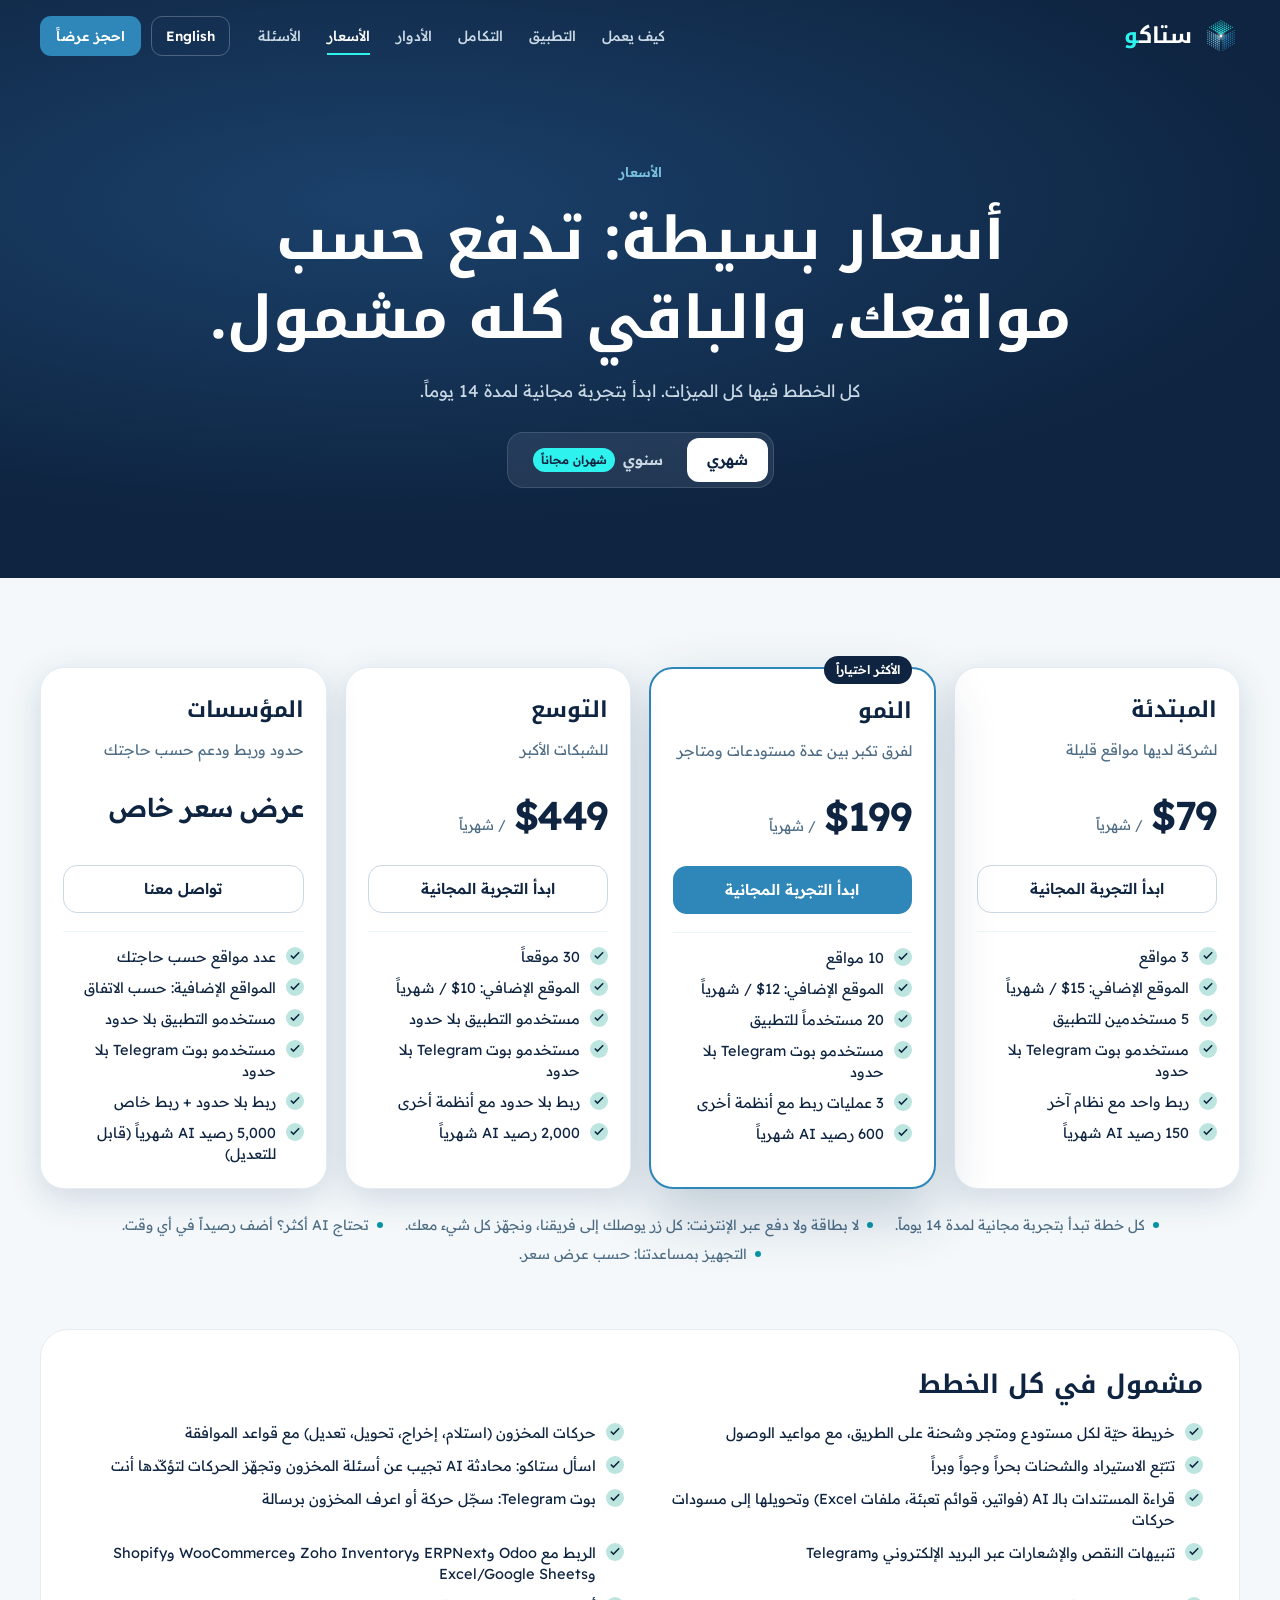
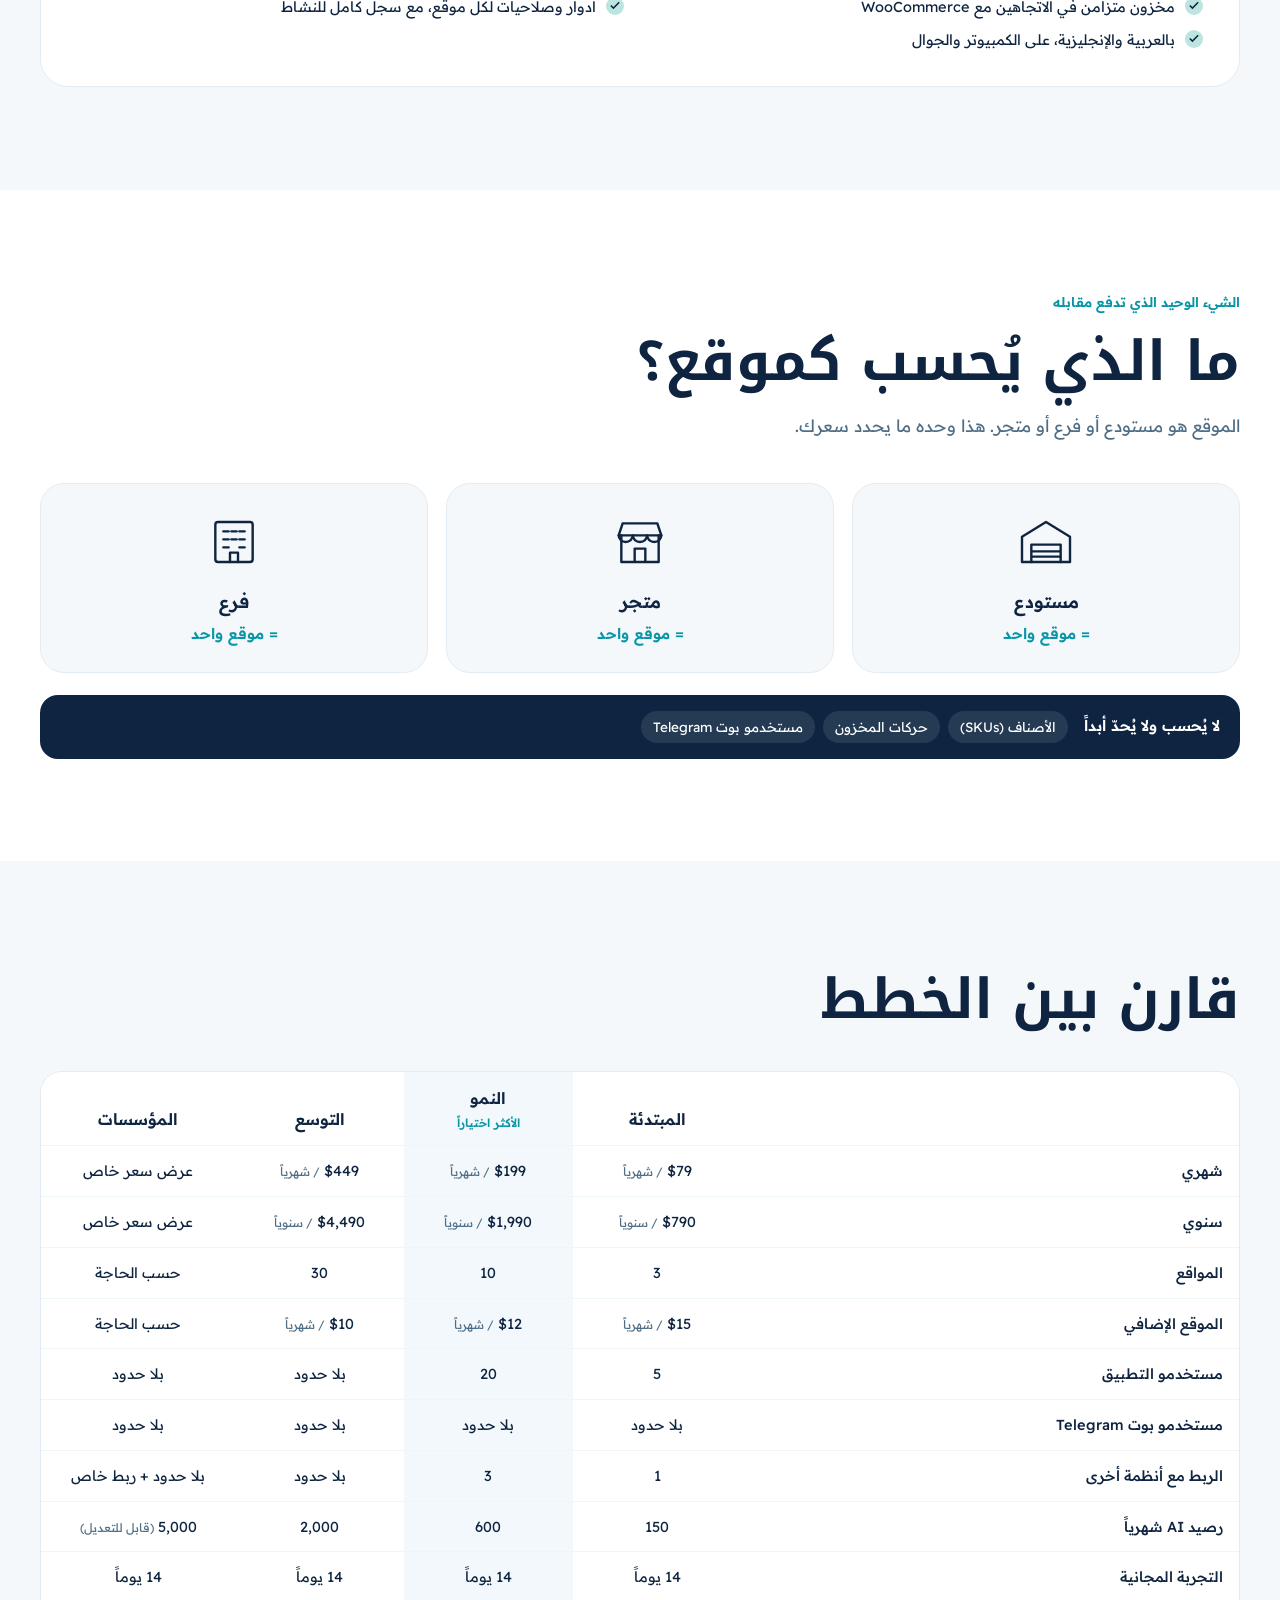
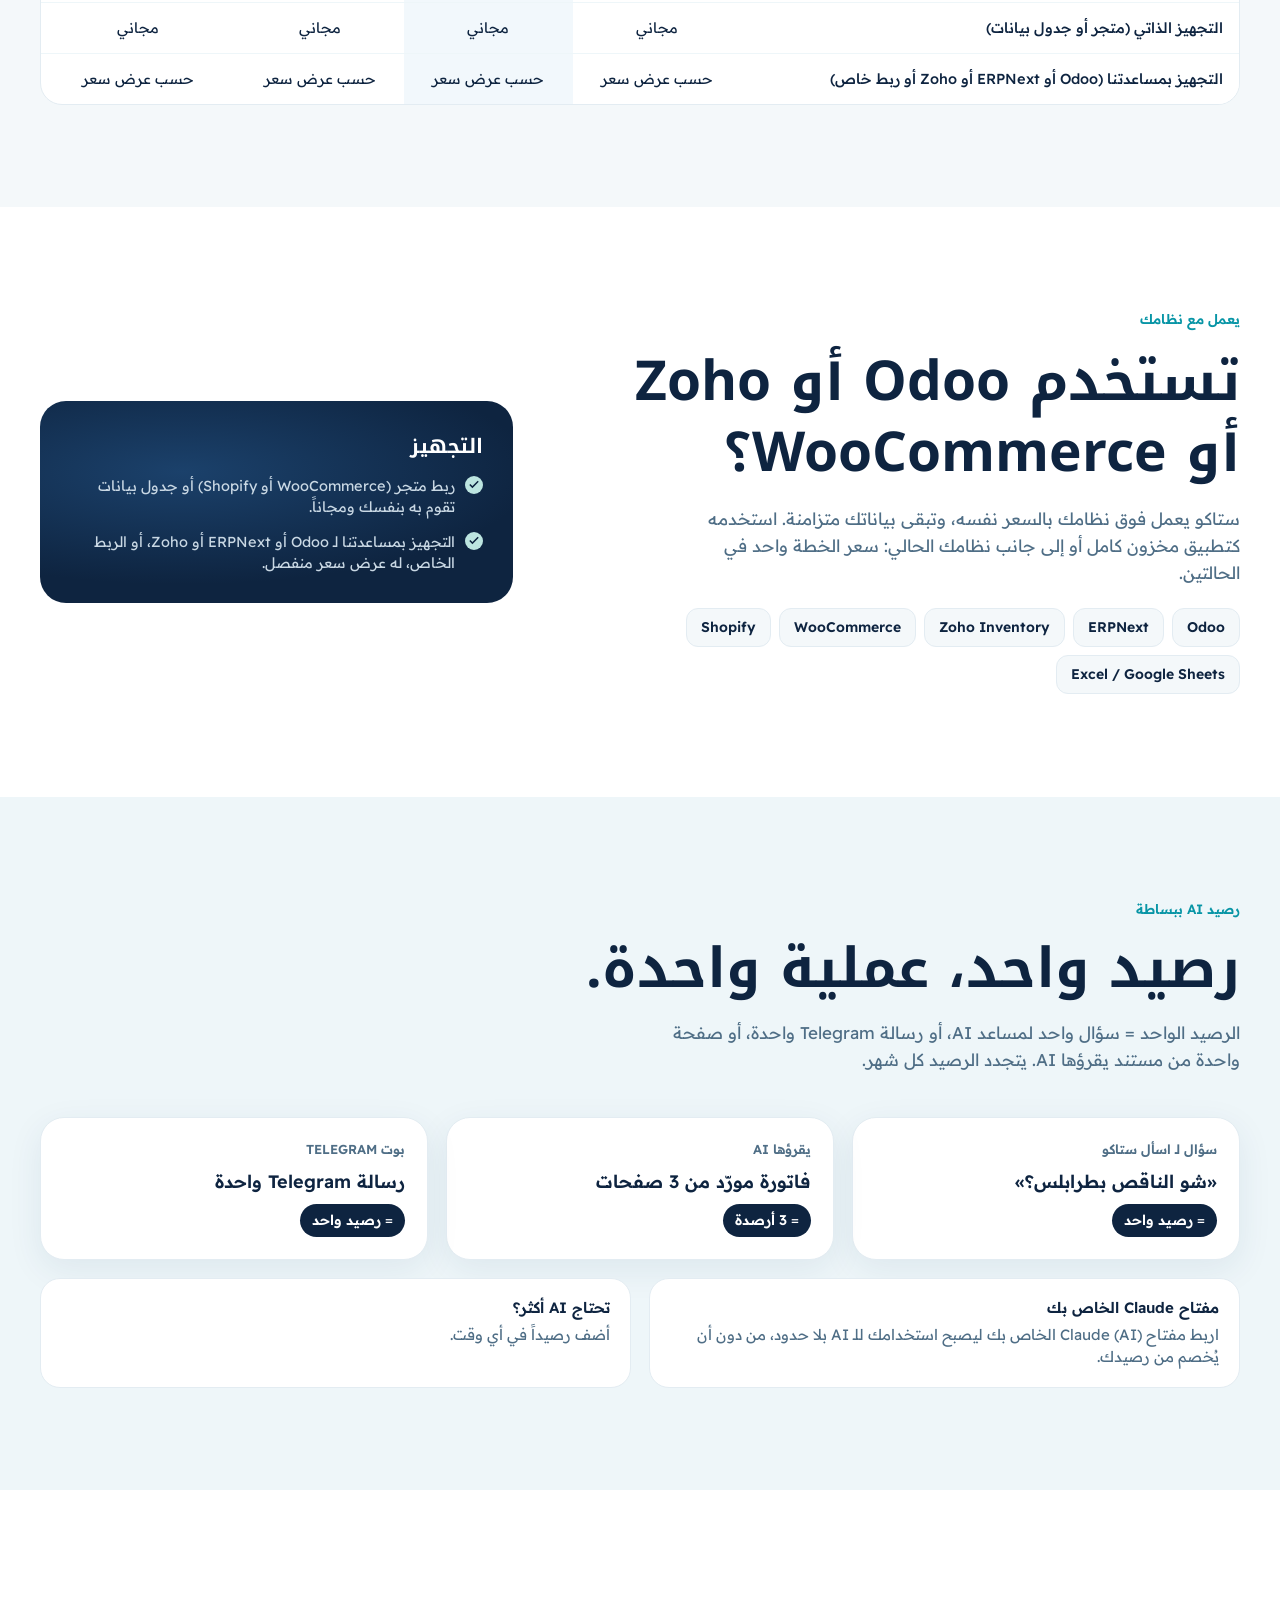
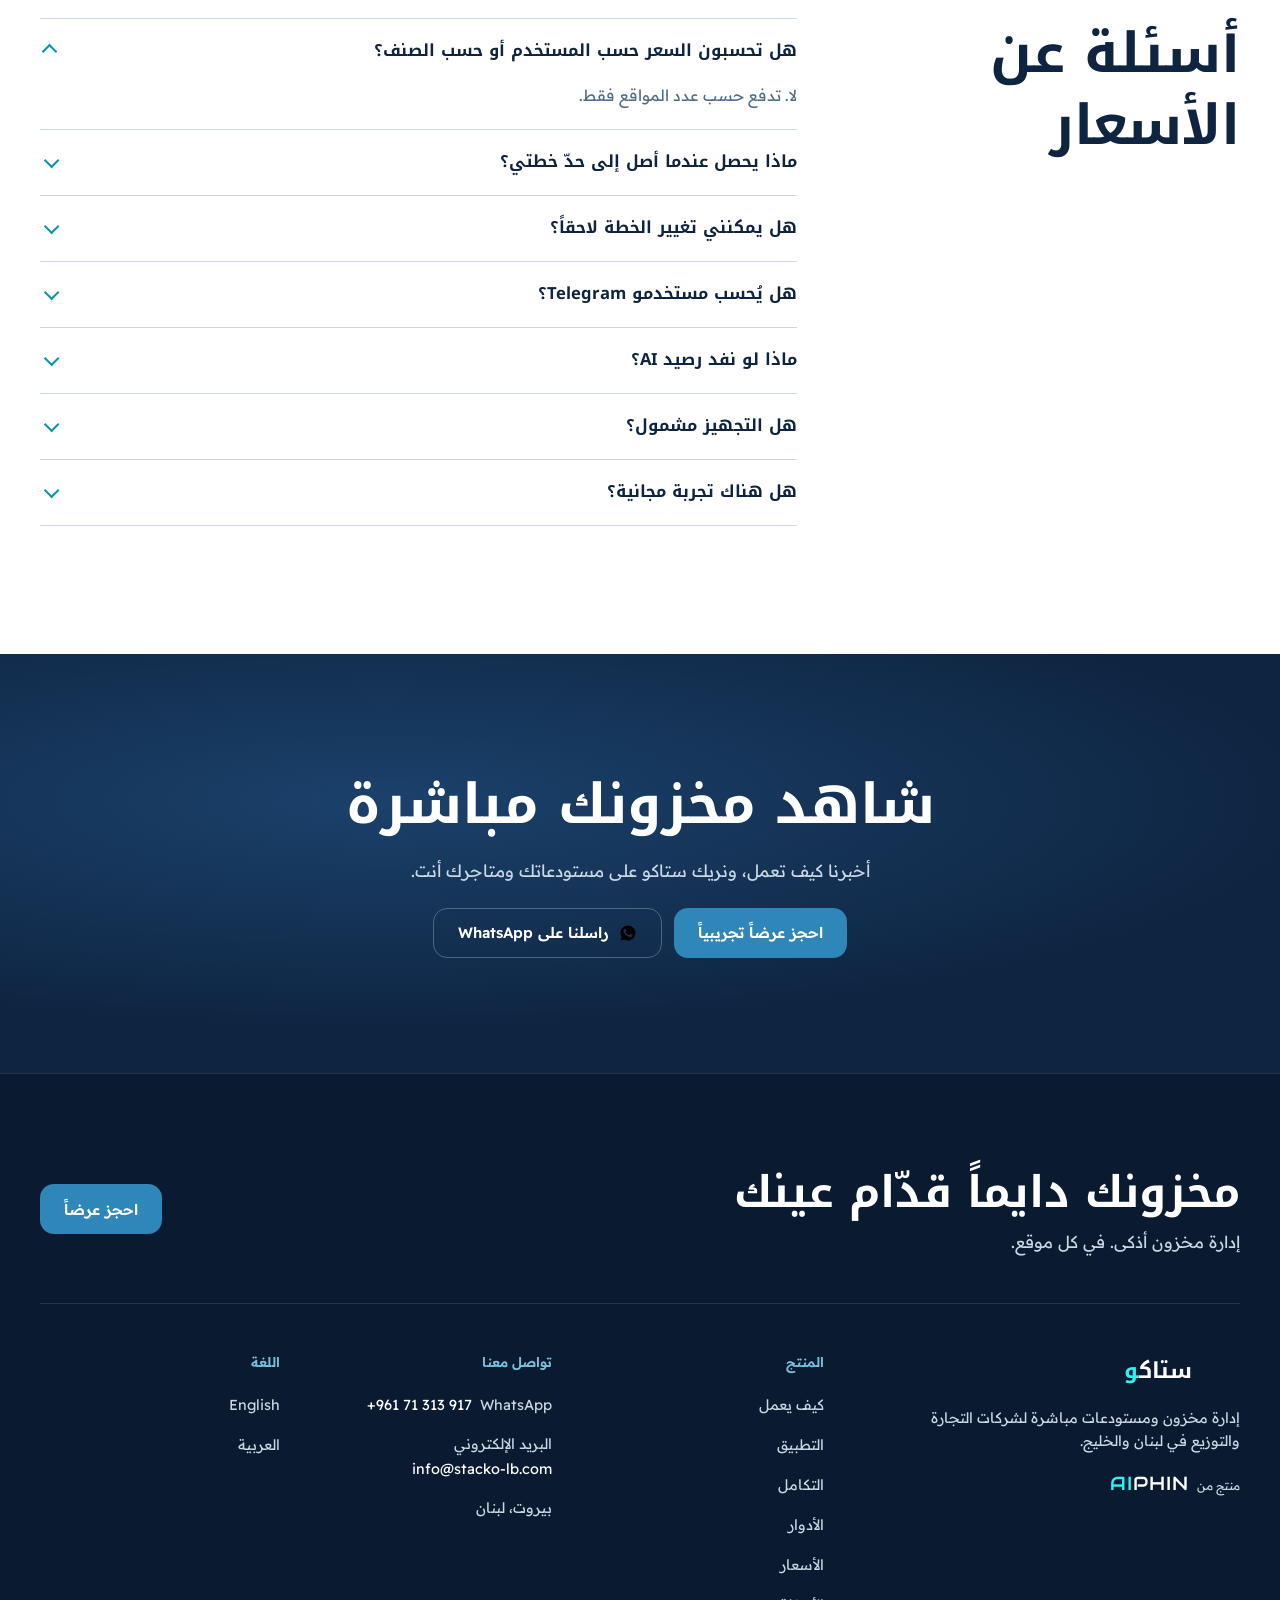
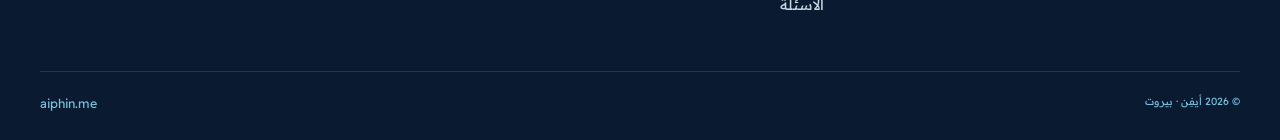
<file: ar/pricing/index.html>
<!doctype html>
<html lang="ar" dir="rtl" data-billing="monthly">
<head>
<meta charset="utf-8">
<meta name="viewport" content="width=device-width, initial-scale=1, viewport-fit=cover">
<!-- Generated by tools/build-pricing.js from tools/pricing-data.js. Do not edit by hand. -->
<title>أسعار ستاكو | الدفع حسب المواقع وكل الميزات مشمولة</title>
<meta name="description" content="خطط ستاكو تبدأ من 79$ شهرياً. تدفع حسب عدد المواقع (مستودع أو فرع أو متجر)، والمستخدمون والربط والذكاء الاصطناعي مشمولة. تجربة مجانية لمدة 14 يوماً.">
<meta name="robots" content="index, follow, max-image-preview:large">
<link rel="canonical" href="https://stacko-lb.com/ar/pricing/">
<link rel="alternate" hreflang="en" href="https://stacko-lb.com/pricing/">
<link rel="alternate" hreflang="ar" href="https://stacko-lb.com/ar/pricing/">
<link rel="alternate" hreflang="x-default" href="https://stacko-lb.com/pricing/">
<meta name="theme-color" content="#0E2440">
<meta property="og:type" content="website">
<meta property="og:site_name" content="Stacko">
<meta property="og:title" content="أسعار ستاكو | الدفع حسب المواقع وكل الميزات مشمولة">
<meta property="og:description" content="خطط ستاكو تبدأ من 79$ شهرياً. تدفع حسب عدد المواقع (مستودع أو فرع أو متجر)، والمستخدمون والربط والذكاء الاصطناعي مشمولة. تجربة مجانية لمدة 14 يوماً.">
<meta property="og:url" content="https://stacko-lb.com/ar/pricing/">
<meta property="og:image" content="https://stacko-lb.com/assets/images/og-image.jpg">
<meta property="og:locale" content="ar_LB">
<meta name="twitter:card" content="summary_large_image">
<link rel="icon" href="/assets/images/favicon.svg" type="image/svg+xml">
<link rel="apple-touch-icon" href="/assets/images/apple-touch-icon.png">
<link rel="manifest" href="/site.webmanifest">
<link rel="preconnect" href="https://fonts.googleapis.com">
<link rel="preconnect" href="https://fonts.gstatic.com" crossorigin>
<link rel="stylesheet" href="https://fonts.googleapis.com/css2?family=Audiowide&family=Noto+Kufi+Arabic:wght@500;600;700&family=Readex+Pro:wght@300;400;500;600;700&display=swap">
<link rel="stylesheet" href="/assets/css/style.css?v=20261117c">
<link rel="stylesheet" href="/assets/css/pricing.css">
<script type="application/ld+json">
{
  "@context": "https://schema.org",
  "@graph": [
    {
      "@type": "WebPage",
      "@id": "https://stacko-lb.com/ar/pricing/#webpage",
      "url": "https://stacko-lb.com/ar/pricing/",
      "name": "أسعار ستاكو | الدفع حسب المواقع وكل الميزات مشمولة",
      "inLanguage": "ar",
      "isPartOf": {
        "@id": "https://stacko-lb.com/#website"
      }
    },
    {
      "@type": "SoftwareApplication",
      "@id": "https://stacko-lb.com/#app",
      "name": "Stacko",
      "applicationCategory": "BusinessApplication",
      "operatingSystem": "Web",
      "url": "https://stacko-lb.com/",
      "offers": [
        {
          "@type": "Offer",
          "name": "Starter (monthly)",
          "price": "79",
          "priceCurrency": "USD",
          "url": "https://stacko-lb.com/ar/pricing/",
          "priceSpecification": {
            "@type": "UnitPriceSpecification",
            "price": 79,
            "priceCurrency": "USD",
            "referenceQuantity": {
              "@type": "QuantitativeValue",
              "value": 1,
              "unitCode": "MON"
            }
          }
        },
        {
          "@type": "Offer",
          "name": "Starter (yearly)",
          "price": "790",
          "priceCurrency": "USD",
          "url": "https://stacko-lb.com/ar/pricing/",
          "priceSpecification": {
            "@type": "UnitPriceSpecification",
            "price": 790,
            "priceCurrency": "USD",
            "referenceQuantity": {
              "@type": "QuantitativeValue",
              "value": 1,
              "unitCode": "ANN"
            }
          }
        },
        {
          "@type": "Offer",
          "name": "Growth (monthly)",
          "price": "199",
          "priceCurrency": "USD",
          "url": "https://stacko-lb.com/ar/pricing/",
          "priceSpecification": {
            "@type": "UnitPriceSpecification",
            "price": 199,
            "priceCurrency": "USD",
            "referenceQuantity": {
              "@type": "QuantitativeValue",
              "value": 1,
              "unitCode": "MON"
            }
          }
        },
        {
          "@type": "Offer",
          "name": "Growth (yearly)",
          "price": "1990",
          "priceCurrency": "USD",
          "url": "https://stacko-lb.com/ar/pricing/",
          "priceSpecification": {
            "@type": "UnitPriceSpecification",
            "price": 1990,
            "priceCurrency": "USD",
            "referenceQuantity": {
              "@type": "QuantitativeValue",
              "value": 1,
              "unitCode": "ANN"
            }
          }
        },
        {
          "@type": "Offer",
          "name": "Scale (monthly)",
          "price": "449",
          "priceCurrency": "USD",
          "url": "https://stacko-lb.com/ar/pricing/",
          "priceSpecification": {
            "@type": "UnitPriceSpecification",
            "price": 449,
            "priceCurrency": "USD",
            "referenceQuantity": {
              "@type": "QuantitativeValue",
              "value": 1,
              "unitCode": "MON"
            }
          }
        },
        {
          "@type": "Offer",
          "name": "Scale (yearly)",
          "price": "4490",
          "priceCurrency": "USD",
          "url": "https://stacko-lb.com/ar/pricing/",
          "priceSpecification": {
            "@type": "UnitPriceSpecification",
            "price": 4490,
            "priceCurrency": "USD",
            "referenceQuantity": {
              "@type": "QuantitativeValue",
              "value": 1,
              "unitCode": "ANN"
            }
          }
        }
      ]
    },
    {
      "@type": "FAQPage",
      "inLanguage": "ar",
      "mainEntity": [
        {
          "@type": "Question",
          "name": "هل تحسبون السعر حسب المستخدم أو حسب الصنف؟",
          "acceptedAnswer": {
            "@type": "Answer",
            "text": "لا. تدفع حسب عدد المواقع فقط."
          }
        },
        {
          "@type": "Question",
          "name": "ماذا يحصل عندما أصل إلى حدّ خطتي؟",
          "acceptedAnswer": {
            "@type": "Answer",
            "text": "يخبرك التطبيق، ويمكنك إضافة مواقع أو الانتقال إلى خطة أكبر."
          }
        },
        {
          "@type": "Question",
          "name": "هل يمكنني تغيير الخطة لاحقاً؟",
          "acceptedAnswer": {
            "@type": "Answer",
            "text": "نعم، في أي وقت. تواصل معنا فقط."
          }
        },
        {
          "@type": "Question",
          "name": "هل يُحسب مستخدمو Telegram؟",
          "acceptedAnswer": {
            "@type": "Answer",
            "text": "لا. الموظفون الذين يستخدمون بوت Telegram فقط مجاناً."
          }
        },
        {
          "@type": "Question",
          "name": "ماذا لو نفد رصيد AI؟",
          "acceptedAnswer": {
            "@type": "Answer",
            "text": "أضف رصيداً، أو انتقل إلى خطة أكبر، أو استخدم مفتاح Claude الخاص بك."
          }
        },
        {
          "@type": "Question",
          "name": "هل التجهيز مشمول؟",
          "acceptedAnswer": {
            "@type": "Answer",
            "text": "الربط الذاتي مجاني. التجهيز بمساعدتنا حسب عرض سعر."
          }
        },
        {
          "@type": "Question",
          "name": "هل هناك تجربة مجانية؟",
          "acceptedAnswer": {
            "@type": "Answer",
            "text": "نعم، 14 يوماً في كل الخطط."
          }
        }
      ]
    }
  ]
}
</script>
</head>
<body class="pricing-page">

<svg width="0" height="0" style="position:absolute" aria-hidden="true" focusable="false"><defs>
<filter id="mkGlow" x="-100%" y="-100%" width="300%" height="300%"><feGaussianBlur stdDeviation="5"/></filter>
<symbol id="mark" viewBox="0 0 120 120"><circle cx="60" cy="60" r="11" class="c" opacity=".55" filter="url(#mkGlow)"/><circle cx="18.43" cy="42.86" r="1.31" class="l"/><circle cx="18.43" cy="49.71" r="1.38" class="l"/><circle cx="18.43" cy="56.57" r="1.42" class="l"/><circle cx="18.43" cy="63.43" r="1.42" class="l"/><circle cx="18.43" cy="70.29" r="1.38" class="l"/><circle cx="18.43" cy="77.14" r="1.31" class="l"/><circle cx="18.43" cy="84" r="1.20" class="l"/><circle cx="24.37" cy="32.57" r="1.31" class="t"/><circle cx="24.37" cy="46.29" r="1.55" class="l"/><circle cx="24.37" cy="53.14" r="1.61" class="l"/><circle cx="24.37" cy="60" r="1.64" class="l"/><circle cx="24.37" cy="66.86" r="1.61" class="l"/><circle cx="24.37" cy="73.71" r="1.55" class="l"/><circle cx="24.37" cy="80.57" r="1.44" class="l"/><circle cx="24.37" cy="87.43" r="1.31" class="l"/><circle cx="30.31" cy="29.14" r="1.38" class="t"/><circle cx="30.31" cy="36" r="1.55" class="t"/><circle cx="30.31" cy="49.71" r="1.79" class="l"/><circle cx="30.31" cy="56.57" r="1.84" class="l"/><circle cx="30.31" cy="63.43" r="1.84" class="l"/><circle cx="30.31" cy="70.29" r="1.79" class="l"/><circle cx="30.31" cy="77.14" r="1.69" class="l"/><circle cx="30.31" cy="84" r="1.55" class="l"/><circle cx="30.31" cy="90.86" r="1.38" class="l"/><circle cx="36.25" cy="25.71" r="1.42" class="t"/><circle cx="36.25" cy="32.57" r="1.61" class="t"/><circle cx="36.25" cy="39.43" r="1.79" class="t"/><circle cx="36.25" cy="53.14" r="2.02" class="l"/><circle cx="36.25" cy="60" r="2.06" class="l"/><circle cx="36.25" cy="66.86" r="2.02" class="l"/><circle cx="36.25" cy="73.71" r="1.93" class="l"/><circle cx="36.25" cy="80.57" r="1.79" class="l"/><circle cx="36.25" cy="87.43" r="1.61" class="l"/><circle cx="36.25" cy="94.29" r="1.42" class="l"/><circle cx="42.18" cy="22.29" r="1.42" class="t"/><circle cx="42.18" cy="29.14" r="1.64" class="t"/><circle cx="42.18" cy="36" r="1.84" class="t"/><circle cx="42.18" cy="42.86" r="2.02" class="t"/><circle cx="42.18" cy="56.57" r="2.26" class="l"/><circle cx="42.18" cy="63.43" r="2.26" class="l"/><circle cx="42.18" cy="70.29" r="2.17" class="l"/><circle cx="42.18" cy="77.14" r="2.02" class="l"/><circle cx="42.18" cy="84" r="1.84" class="l"/><circle cx="42.18" cy="90.86" r="1.64" class="l"/><circle cx="42.18" cy="97.71" r="1.42" class="l"/><circle cx="48.12" cy="18.86" r="1.38" class="t"/><circle cx="48.12" cy="25.71" r="1.61" class="t"/><circle cx="48.12" cy="32.57" r="1.84" class="t"/><circle cx="48.12" cy="39.43" r="2.06" class="t"/><circle cx="48.12" cy="46.29" r="2.26" class="t"/><circle cx="48.12" cy="60" r="2.48" class="l"/><circle cx="48.12" cy="66.86" r="2.41" class="l"/><circle cx="48.12" cy="73.71" r="2.26" class="l"/><circle cx="48.12" cy="80.57" r="2.06" class="l"/><circle cx="48.12" cy="87.43" r="1.84" class="l"/><circle cx="48.12" cy="94.29" r="1.61" class="l"/><circle cx="48.12" cy="101.14" r="1.38" class="l"/><circle cx="54.06" cy="15.43" r="1.31" class="t"/><circle cx="54.06" cy="22.29" r="1.55" class="t"/><circle cx="54.06" cy="29.14" r="1.79" class="t"/><circle cx="54.06" cy="36" r="2.02" class="t"/><circle cx="54.06" cy="42.86" r="2.26" class="t"/><circle cx="54.06" cy="49.71" r="2.48" class="t"/><circle cx="54.06" cy="63.43" r="2.66" class="l"/><circle cx="54.06" cy="70.29" r="2.48" class="l"/><circle cx="54.06" cy="77.14" r="2.26" class="l"/><circle cx="54.06" cy="84" r="2.02" class="l"/><circle cx="54.06" cy="90.86" r="1.79" class="l"/><circle cx="54.06" cy="97.71" r="1.55" class="l"/><circle cx="54.06" cy="104.57" r="1.31" class="l"/><circle cx="60" cy="12" r="1.20" class="t"/><circle cx="60" cy="18.86" r="1.44" class="t"/><circle cx="60" cy="25.71" r="1.69" class="t"/><circle cx="60" cy="32.57" r="1.93" class="t"/><circle cx="60" cy="39.43" r="2.17" class="t"/><circle cx="60" cy="46.29" r="2.41" class="t"/><circle cx="60" cy="53.14" r="2.66" class="t"/><circle cx="65.94" cy="15.43" r="1.31" class="t"/><circle cx="65.94" cy="22.29" r="1.55" class="t"/><circle cx="65.94" cy="29.14" r="1.79" class="t"/><circle cx="65.94" cy="36" r="2.02" class="t"/><circle cx="65.94" cy="42.86" r="2.26" class="t"/><circle cx="65.94" cy="49.71" r="2.48" class="t"/><circle cx="65.94" cy="63.43" r="2.66" class="r"/><circle cx="65.94" cy="70.29" r="2.48" class="r"/><circle cx="65.94" cy="77.14" r="2.26" class="r"/><circle cx="65.94" cy="84" r="2.02" class="r"/><circle cx="65.94" cy="90.86" r="1.79" class="r"/><circle cx="65.94" cy="97.71" r="1.55" class="r"/><circle cx="65.94" cy="104.57" r="1.31" class="r"/><circle cx="71.88" cy="18.86" r="1.38" class="t"/><circle cx="71.88" cy="25.71" r="1.61" class="t"/><circle cx="71.88" cy="32.57" r="1.84" class="t"/><circle cx="71.88" cy="39.43" r="2.06" class="t"/><circle cx="71.88" cy="46.29" r="2.26" class="t"/><circle cx="71.88" cy="60" r="2.48" class="r"/><circle cx="71.88" cy="66.86" r="2.41" class="r"/><circle cx="71.88" cy="73.71" r="2.26" class="r"/><circle cx="71.88" cy="80.57" r="2.06" class="r"/><circle cx="71.88" cy="87.43" r="1.84" class="r"/><circle cx="71.88" cy="94.29" r="1.61" class="r"/><circle cx="71.88" cy="101.14" r="1.38" class="r"/><circle cx="77.82" cy="22.29" r="1.42" class="t"/><circle cx="77.82" cy="29.14" r="1.64" class="t"/><circle cx="77.82" cy="36" r="1.84" class="t"/><circle cx="77.82" cy="42.86" r="2.02" class="t"/><circle cx="77.82" cy="56.57" r="2.26" class="r"/><circle cx="77.82" cy="63.43" r="2.26" class="r"/><circle cx="77.82" cy="70.29" r="2.17" class="r"/><circle cx="77.82" cy="77.14" r="2.02" class="r"/><circle cx="77.82" cy="84" r="1.84" class="r"/><circle cx="77.82" cy="90.86" r="1.64" class="r"/><circle cx="77.82" cy="97.71" r="1.42" class="r"/><circle cx="83.75" cy="25.71" r="1.42" class="t"/><circle cx="83.75" cy="32.57" r="1.61" class="t"/><circle cx="83.75" cy="39.43" r="1.79" class="t"/><circle cx="83.75" cy="53.14" r="2.02" class="r"/><circle cx="83.75" cy="60" r="2.06" class="r"/><circle cx="83.75" cy="66.86" r="2.02" class="r"/><circle cx="83.75" cy="73.71" r="1.93" class="r"/><circle cx="83.75" cy="80.57" r="1.79" class="r"/><circle cx="83.75" cy="87.43" r="1.61" class="r"/><circle cx="83.75" cy="94.29" r="1.42" class="r"/><circle cx="89.69" cy="29.14" r="1.38" class="t"/><circle cx="89.69" cy="36" r="1.55" class="t"/><circle cx="89.69" cy="49.71" r="1.79" class="r"/><circle cx="89.69" cy="56.57" r="1.84" class="r"/><circle cx="89.69" cy="63.43" r="1.84" class="r"/><circle cx="89.69" cy="70.29" r="1.79" class="r"/><circle cx="89.69" cy="77.14" r="1.69" class="r"/><circle cx="89.69" cy="84" r="1.55" class="r"/><circle cx="89.69" cy="90.86" r="1.38" class="r"/><circle cx="95.63" cy="32.57" r="1.31" class="t"/><circle cx="95.63" cy="46.29" r="1.55" class="r"/><circle cx="95.63" cy="53.14" r="1.61" class="r"/><circle cx="95.63" cy="60" r="1.64" class="r"/><circle cx="95.63" cy="66.86" r="1.61" class="r"/><circle cx="95.63" cy="73.71" r="1.55" class="r"/><circle cx="95.63" cy="80.57" r="1.44" class="r"/><circle cx="95.63" cy="87.43" r="1.31" class="r"/><circle cx="101.57" cy="42.86" r="1.31" class="r"/><circle cx="101.57" cy="49.71" r="1.38" class="r"/><circle cx="101.57" cy="56.57" r="1.42" class="r"/><circle cx="101.57" cy="63.43" r="1.42" class="r"/><circle cx="101.57" cy="70.29" r="1.38" class="r"/><circle cx="101.57" cy="77.14" r="1.31" class="r"/><circle cx="101.57" cy="84" r="1.20" class="r"/><circle cx="60" cy="60" r="3.6" class="c"/></symbol>

<symbol id="p-warehouse" viewBox="0 0 48 48"><path d="M6 20 24 9l18 11v19H6z"/><path d="M13 39V26h22v13M13 31h22M13 35h22"/></symbol>
<symbol id="p-shop" viewBox="0 0 48 48"><path d="M8 19h32l-3-9H11z"/><path d="M10 19v20h28V19M20 39v-10h8v10"/><path d="M8 19c0 3 2.5 5 5.3 5s5.3-2 5.3-5c0 3 2.5 5 5.4 5s5.3-2 5.3-5c0 3 2.5 5 5.4 5S40 22 40 19"/></symbol>
<symbol id="p-branch" viewBox="0 0 48 48"><rect x="10" y="9" width="28" height="30" rx="2"/><path d="M16 16h4M22 16h4M28 16h4M16 22h4M22 22h4M28 22h4M16 28h4M28 28h4M21 39v-7h6v7"/></symbol>
<symbol id="p-check" viewBox="0 0 16 16"><path d="M6.2 11.6 2.6 8l1.2-1.2 2.4 2.4 6-6L13.4 4.4z"/></symbol>
<symbol id="p-wa" viewBox="0 0 24 24"><path d="M12 2a10 10 0 0 0-8.6 15.1L2 22l5-1.3A10 10 0 1 0 12 2zm5.6 14.2c-.2.7-1.4 1.3-1.9 1.3-.5.1-1.1.1-1.8-.1-.4-.1-1-.3-1.7-.6-3-1.3-4.9-4.3-5-4.5-.2-.2-1.2-1.6-1.2-3s.8-2.2 1-2.5c.3-.3.6-.4.8-.4h.6c.2 0 .4 0 .6.5l.8 2c.1.2.1.4 0 .6l-.3.5-.4.5c-.1.1-.3.3-.1.6.2.3.8 1.3 1.7 2.1 1.2 1 2.1 1.3 2.4 1.5.3.1.5.1.7-.1l1-1.2c.2-.3.4-.3.7-.2l2 .9c.3.1.5.2.5.4.1.1.1.6-.1 1.3z"/></symbol>
</defs></svg>

<nav class="nav" id="nav" aria-label="Main">
  <div class="wrap">
    <a class="lockup" href="/ar/" aria-label="Stacko home">
      <svg aria-hidden="true"><use href="#mark"/></svg>
      <span class="wm">stack<i>o</i></span><span class="wm-ar">ستاك<i>و</i></span>
    </a>
    <div class="nav-links">
      <a href="/ar/#how">كيف يعمل</a>
      <a href="/ar/#product">التطبيق</a>
      <a href="/ar/#setup">التكامل</a>
      <a href="/ar/#roles">الأدوار</a>
      <a href="/ar/pricing/" aria-current="page">الأسعار</a>
      <a href="/ar/#faq">الأسئلة</a>
    </div>
    <div class="nav-r">
      <a class="lang-btn" href="/pricing/" hreflang="en" lang="en">English</a>
      <a class="btn btn-primary" href="/ar/#contact">احجز عرضاً</a>
    </div>
  </div>
</nav>

<main>
<!-- ============ HERO + PLANS ============ -->
<section class="p-hero on-dark" aria-labelledby="pH">
  <div class="wrap">
    <p class="eyebrow">الأسعار</p>
    <h1 class="p-h1" id="pH">أسعار بسيطة: تدفع حسب مواقعك، والباقي كله مشمول.</h1>
    <p class="lede">كل الخطط فيها كل الميزات. ابدأ بتجربة مجانية لمدة 14 يوماً.</p>
    <div class="bill" role="group" aria-label="مدة الفوترة">
      <button type="button" data-billing="monthly" aria-pressed="true">شهري</button>
      <button type="button" data-billing="yearly" aria-pressed="false">سنوي<span class="bill-badge">شهران مجاناً</span></button>
    </div>
  </div>
</section>

<section class="p-plans" aria-label="الأسعار">
  <div class="wrap">
    <div class="pc-grid">
      <article class="pc" aria-labelledby="pc-starter">
        
        <h3 id="pc-starter">المبتدئة</h3>
        <p class="pc-line">لشركة لديها مواقع قليلة</p>
        <p class="pc-price"><span class="m"><span class="amt">$79</span><span class="per">/ شهرياً</span></span><span class="y"><span class="amt">$790</span><span class="per">/ سنوياً</span><span class="save">شهران مجاناً</span></span></p>
        <a class="btn btn-line pc-cta" href="/ar/?plan=%D8%A7%D9%84%D9%85%D8%A8%D8%AA%D8%AF%D8%A6%D8%A9#contact">ابدأ التجربة المجانية</a>
        <ul class="pc-limits"><li><svg aria-hidden="true"><use href="#p-check"/></svg><span>3 مواقع</span></li><li><svg aria-hidden="true"><use href="#p-check"/></svg><span>الموقع الإضافي: 15$ / شهرياً</span></li><li><svg aria-hidden="true"><use href="#p-check"/></svg><span>5 مستخدمين للتطبيق</span></li><li><svg aria-hidden="true"><use href="#p-check"/></svg><span>مستخدمو بوت Telegram بلا حدود</span></li><li><svg aria-hidden="true"><use href="#p-check"/></svg><span>ربط واحد مع نظام آخر</span></li><li><svg aria-hidden="true"><use href="#p-check"/></svg><span>150 رصيد AI شهرياً</span></li></ul>
      </article>
      <article class="pc popular" aria-labelledby="pc-growth">
        <span class="pc-badge">الأكثر اختياراً</span>
        <h3 id="pc-growth">النمو</h3>
        <p class="pc-line">لفرق تكبر بين عدة مستودعات ومتاجر</p>
        <p class="pc-price"><span class="m"><span class="amt">$199</span><span class="per">/ شهرياً</span></span><span class="y"><span class="amt">$1,990</span><span class="per">/ سنوياً</span><span class="save">شهران مجاناً</span></span></p>
        <a class="btn btn-primary pc-cta" href="/ar/?plan=%D8%A7%D9%84%D9%86%D9%85%D9%88#contact">ابدأ التجربة المجانية</a>
        <ul class="pc-limits"><li><svg aria-hidden="true"><use href="#p-check"/></svg><span>10 مواقع</span></li><li><svg aria-hidden="true"><use href="#p-check"/></svg><span>الموقع الإضافي: 12$ / شهرياً</span></li><li><svg aria-hidden="true"><use href="#p-check"/></svg><span>20 مستخدماً للتطبيق</span></li><li><svg aria-hidden="true"><use href="#p-check"/></svg><span>مستخدمو بوت Telegram بلا حدود</span></li><li><svg aria-hidden="true"><use href="#p-check"/></svg><span>3 عمليات ربط مع أنظمة أخرى</span></li><li><svg aria-hidden="true"><use href="#p-check"/></svg><span>600 رصيد AI شهرياً</span></li></ul>
      </article>
      <article class="pc" aria-labelledby="pc-scale">
        
        <h3 id="pc-scale">التوسع</h3>
        <p class="pc-line">للشبكات الأكبر</p>
        <p class="pc-price"><span class="m"><span class="amt">$449</span><span class="per">/ شهرياً</span></span><span class="y"><span class="amt">$4,490</span><span class="per">/ سنوياً</span><span class="save">شهران مجاناً</span></span></p>
        <a class="btn btn-line pc-cta" href="/ar/?plan=%D8%A7%D9%84%D8%AA%D9%88%D8%B3%D8%B9#contact">ابدأ التجربة المجانية</a>
        <ul class="pc-limits"><li><svg aria-hidden="true"><use href="#p-check"/></svg><span>30 موقعاً</span></li><li><svg aria-hidden="true"><use href="#p-check"/></svg><span>الموقع الإضافي: 10$ / شهرياً</span></li><li><svg aria-hidden="true"><use href="#p-check"/></svg><span>مستخدمو التطبيق بلا حدود</span></li><li><svg aria-hidden="true"><use href="#p-check"/></svg><span>مستخدمو بوت Telegram بلا حدود</span></li><li><svg aria-hidden="true"><use href="#p-check"/></svg><span>ربط بلا حدود مع أنظمة أخرى</span></li><li><svg aria-hidden="true"><use href="#p-check"/></svg><span>2,000 رصيد AI شهرياً</span></li></ul>
      </article>
      <article class="pc" aria-labelledby="pc-enterprise">
        
        <h3 id="pc-enterprise">المؤسسات</h3>
        <p class="pc-line">حدود وربط ودعم حسب حاجتك</p>
        <p class="pc-price"><span class="amt quote">عرض سعر خاص</span></p>
        <a class="btn btn-line pc-cta" href="/ar/?plan=%D8%A7%D9%84%D9%85%D8%A4%D8%B3%D8%B3%D8%A7%D8%AA#contact">تواصل معنا</a>
        <ul class="pc-limits"><li><svg aria-hidden="true"><use href="#p-check"/></svg><span>عدد مواقع حسب حاجتك</span></li><li><svg aria-hidden="true"><use href="#p-check"/></svg><span>المواقع الإضافية: حسب الاتفاق</span></li><li><svg aria-hidden="true"><use href="#p-check"/></svg><span>مستخدمو التطبيق بلا حدود</span></li><li><svg aria-hidden="true"><use href="#p-check"/></svg><span>مستخدمو بوت Telegram بلا حدود</span></li><li><svg aria-hidden="true"><use href="#p-check"/></svg><span>ربط بلا حدود + ربط خاص</span></li><li><svg aria-hidden="true"><use href="#p-check"/></svg><span>5,000 رصيد AI شهرياً (قابل للتعديل)</span></li></ul>
      </article>
    </div>
    <ul class="p-notes"><li>كل خطة تبدأ بتجربة مجانية لمدة 14 يوماً.</li><li>لا بطاقة ولا دفع عبر الإنترنت: كل زر يوصلك إلى فريقنا، ونجهّز كل شيء معك.</li><li>تحتاج AI أكثر؟ أضف رصيداً في أي وقت.</li><li>التجهيز بمساعدتنا: حسب عرض سعر.</li></ul>
    <div class="incl">
      <h2 class="incl-h">مشمول في كل الخطط</h2>
      <ul><li><svg aria-hidden="true"><use href="#p-check"/></svg><span>خريطة حيّة لكل مستودع ومتجر وشحنة على الطريق، مع مواعيد الوصول</span></li><li><svg aria-hidden="true"><use href="#p-check"/></svg><span>حركات المخزون (استلام، إخراج، تحويل، تعديل) مع قواعد الموافقة</span></li><li><svg aria-hidden="true"><use href="#p-check"/></svg><span>تتبّع الاستيراد والشحنات بحراً وجواً وبراً</span></li><li><svg aria-hidden="true"><use href="#p-check"/></svg><span>اسأل ستاكو: محادثة AI تجيب عن أسئلة المخزون وتجهّز الحركات لتؤكّدها أنت</span></li><li><svg aria-hidden="true"><use href="#p-check"/></svg><span>قراءة المستندات بالـ AI (فواتير، قوائم تعبئة، ملفات Excel) وتحويلها إلى مسودات حركات</span></li><li><svg aria-hidden="true"><use href="#p-check"/></svg><span>بوت Telegram: سجّل حركة أو اعرف المخزون برسالة</span></li><li><svg aria-hidden="true"><use href="#p-check"/></svg><span>تنبيهات النقص والإشعارات عبر البريد الإلكتروني وTelegram</span></li><li><svg aria-hidden="true"><use href="#p-check"/></svg><span>الربط مع Odoo وERPNext وZoho Inventory وWooCommerce وShopify وExcel/Google Sheets</span></li><li><svg aria-hidden="true"><use href="#p-check"/></svg><span>مخزون متزامن في الاتجاهين مع WooCommerce</span></li><li><svg aria-hidden="true"><use href="#p-check"/></svg><span>أدوار وصلاحيات لكل موقع، مع سجل كامل للنشاط</span></li><li><svg aria-hidden="true"><use href="#p-check"/></svg><span>بالعربية والإنجليزية، على الكمبيوتر والجوال</span></li></ul>
    </div>
  </div>
</section>

<!-- ============ WHAT COUNTS AS A LOCATION ============ -->
<section class="p-loc" aria-labelledby="locH">
  <div class="wrap">
    <div class="p-head">
      <p class="eyebrow">الشيء الوحيد الذي تدفع مقابله</p>
      <h2 class="h2" id="locH">ما الذي يُحسب كموقع؟</h2>
      <p class="lede">الموقع هو مستودع أو فرع أو متجر. هذا وحده ما يحدد سعرك.</p>
    </div>
    <div class="loc-strip">
      <div class="loc-k"><svg aria-hidden="true"><use href="#p-warehouse"/></svg><b>مستودع</b><span>= موقع واحد</span></div><div class="loc-k"><svg aria-hidden="true"><use href="#p-shop"/></svg><b>متجر</b><span>= موقع واحد</span></div><div class="loc-k"><svg aria-hidden="true"><use href="#p-branch"/></svg><b>فرع</b><span>= موقع واحد</span></div>
    </div>
    <div class="loc-never"><b>لا يُحسب ولا يُحدّ أبداً</b><ul><li>الأصناف (SKUs)</li><li>حركات المخزون</li><li>مستخدمو بوت Telegram</li></ul></div>
  </div>
</section>

<!-- ============ COMPARISON ============ -->
<section class="p-cmp" aria-labelledby="cmpH">
  <div class="wrap">
    <h2 class="h2" id="cmpH">قارن بين الخطط</h2>
    
      <div class="cmp-scroll" tabindex="0" role="region" aria-labelledby="cmpH">
        <table class="cmp">
          <thead><tr><th scope="col"><span class="sr">الخطة</span></th><th scope="col" class="">المبتدئة</th><th scope="col" class="hl">النمو<small>الأكثر اختياراً</small></th><th scope="col" class="">التوسع</th><th scope="col" class="">المؤسسات</th></tr></thead>
          <tbody><tr><th scope="row">شهري</th><td class="num">$79 <small>/ شهرياً</small></td><td class="num hl">$199 <small>/ شهرياً</small></td><td class="num">$449 <small>/ شهرياً</small></td><td class="num">عرض سعر خاص</td></tr><tr><th scope="row">سنوي</th><td class="num">$790 <small>/ سنوياً</small></td><td class="num hl">$1,990 <small>/ سنوياً</small></td><td class="num">$4,490 <small>/ سنوياً</small></td><td class="num">عرض سعر خاص</td></tr><tr><th scope="row">المواقع</th><td class="num">3</td><td class="num hl">10</td><td class="num">30</td><td class="num">حسب الحاجة</td></tr><tr><th scope="row">الموقع الإضافي</th><td class="num">$15 <small>/ شهرياً</small></td><td class="num hl">$12 <small>/ شهرياً</small></td><td class="num">$10 <small>/ شهرياً</small></td><td class="num">حسب الحاجة</td></tr><tr><th scope="row">مستخدمو التطبيق</th><td class="num">5</td><td class="num hl">20</td><td class="num">بلا حدود</td><td class="num">بلا حدود</td></tr><tr><th scope="row">مستخدمو بوت Telegram</th><td class="num">بلا حدود</td><td class="num hl">بلا حدود</td><td class="num">بلا حدود</td><td class="num">بلا حدود</td></tr><tr><th scope="row">الربط مع أنظمة أخرى</th><td class="num">1</td><td class="num hl">3</td><td class="num">بلا حدود</td><td class="num">بلا حدود + ربط خاص</td></tr><tr><th scope="row">رصيد AI شهرياً</th><td class="num">150</td><td class="num hl">600</td><td class="num">2,000</td><td class="num">5,000 <small>(قابل للتعديل)</small></td></tr><tr><th scope="row">التجربة المجانية</th><td class="num">14 يوماً</td><td class="num hl">14 يوماً</td><td class="num">14 يوماً</td><td class="num">14 يوماً</td></tr><tr><th scope="row">التجهيز الذاتي (متجر أو جدول بيانات)</th><td class="num">مجاني</td><td class="num hl">مجاني</td><td class="num">مجاني</td><td class="num">مجاني</td></tr><tr><th scope="row">التجهيز بمساعدتنا (Odoo أو ERPNext أو Zoho أو ربط خاص)</th><td class="num">حسب عرض سعر</td><td class="num hl">حسب عرض سعر</td><td class="num">حسب عرض سعر</td><td class="num">حسب عرض سعر</td></tr></tbody>
        </table>
      </div>
  </div>
</section>

<!-- ============ EXISTING SYSTEMS ============ -->
<section class="p-sys" aria-labelledby="sysH">
  <div class="wrap sys-grid">
    <div>
      <p class="eyebrow">يعمل مع نظامك</p>
      <h2 class="h2" id="sysH">تستخدم Odoo أو Zoho أو WooCommerce؟</h2>
      <p class="lede">ستاكو يعمل فوق نظامك بالسعر نفسه، وتبقى بياناتك متزامنة. استخدمه كتطبيق مخزون كامل أو إلى جانب نظامك الحالي: سعر الخطة واحد في الحالتين.</p>
      <ul class="sys-chips"><li dir="ltr">Odoo</li><li dir="ltr">ERPNext</li><li dir="ltr">Zoho Inventory</li><li dir="ltr">WooCommerce</li><li dir="ltr">Shopify</li><li dir="ltr">Excel / Google Sheets</li></ul>
    </div>
    <div class="sys-card">
      <h3>التجهيز</h3>
      <p><svg aria-hidden="true"><use href="#p-check"/></svg><span>ربط متجر (WooCommerce أو Shopify) أو جدول بيانات تقوم به بنفسك ومجاناً.</span></p>
      <p><svg aria-hidden="true"><use href="#p-check"/></svg><span>التجهيز بمساعدتنا لـ Odoo أو ERPNext أو Zoho، أو الربط الخاص، له عرض سعر منفصل.</span></p>
    </div>
  </div>
</section>

<!-- ============ AI CREDITS ============ -->
<section class="p-ai" aria-labelledby="aiH">
  <div class="wrap">
    <div class="p-head">
      <p class="eyebrow">رصيد AI ببساطة</p>
      <h2 class="h2" id="aiH">رصيد واحد، عملية واحدة.</h2>
      <p class="lede">الرصيد الواحد = سؤال واحد لمساعد AI، أو رسالة Telegram واحدة، أو صفحة واحدة من مستند يقرؤها AI. يتجدد الرصيد كل شهر.</p>
    </div>
    <div class="ai-grid">
      <div class="ai-ex"><span class="ai-kind">سؤال لـ اسأل ستاكو</span><p class="ai-q">«شو الناقص بطرابلس؟»</p><span class="ai-eq">= <b class="num">رصيد واحد</b></span></div><div class="ai-ex"><span class="ai-kind">يقرؤها AI</span><p class="ai-q">فاتورة مورّد من 3 صفحات</p><span class="ai-eq">= <b class="num">3 أرصدة</b></span></div><div class="ai-ex"><span class="ai-kind">بوت Telegram</span><p class="ai-q">رسالة Telegram واحدة</p><span class="ai-eq">= <b class="num">رصيد واحد</b></span></div>
    </div>
    <div class="ai-notes">
      <p><b>مفتاح Claude الخاص بك</b> اربط مفتاح Claude (AI) الخاص بك ليصبح استخدامك للـ AI بلا حدود، من دون أن يُخصم من رصيدك.</p>
      <p><b>تحتاج AI أكثر؟</b> أضف رصيداً في أي وقت.</p>
    </div>
  </div>
</section>

<!-- ============ FAQ ============ -->
<section class="faq p-faq" aria-labelledby="fqH">
  <div class="wrap fq-grid">
    <div class="fq-head"><h2 class="h2" id="fqH">أسئلة عن الأسعار</h2></div>
    <div class="fq-list">
      <details open><summary>هل تحسبون السعر حسب المستخدم أو حسب الصنف؟</summary><p>لا. تدفع حسب عدد المواقع فقط.</p></details>
      <details><summary>ماذا يحصل عندما أصل إلى حدّ خطتي؟</summary><p>يخبرك التطبيق، ويمكنك إضافة مواقع أو الانتقال إلى خطة أكبر.</p></details>
      <details><summary>هل يمكنني تغيير الخطة لاحقاً؟</summary><p>نعم، في أي وقت. تواصل معنا فقط.</p></details>
      <details><summary>هل يُحسب مستخدمو Telegram؟</summary><p>لا. الموظفون الذين يستخدمون بوت Telegram فقط مجاناً.</p></details>
      <details><summary>ماذا لو نفد رصيد AI؟</summary><p>أضف رصيداً، أو انتقل إلى خطة أكبر، أو استخدم مفتاح Claude الخاص بك.</p></details>
      <details><summary>هل التجهيز مشمول؟</summary><p>الربط الذاتي مجاني. التجهيز بمساعدتنا حسب عرض سعر.</p></details>
      <details><summary>هل هناك تجربة مجانية؟</summary><p>نعم، 14 يوماً في كل الخطط.</p></details>
    </div>
  </div>
</section>

<!-- ============ FINAL CTA ============ -->
<section class="p-final on-dark" aria-labelledby="finH">
  <div class="wrap">
    <h2 class="h2" id="finH">شاهد مخزونك مباشرة</h2>
    <p class="lede">أخبرنا كيف تعمل، ونريك ستاكو على مستودعاتك ومتاجرك أنت.</p>
    <div class="fin-cta">
      <a class="btn btn-primary" href="/ar/#contact">احجز عرضاً تجريبياً</a>
      <a class="btn btn-ghost" href="https://wa.me/96171313917?text=%D9%85%D8%B1%D8%AD%D8%A8%D8%A7%D9%8B%20%D9%81%D8%B1%D9%8A%D9%82%20%D8%B3%D8%AA%D8%A7%D9%83%D9%88%D8%8C%20%D8%A3%D9%88%D8%AF%20%D8%B1%D8%A4%D9%8A%D8%A9%20%D8%B3%D8%AA%D8%A7%D9%83%D9%88." target="_blank" rel="noopener"><svg aria-hidden="true"><use href="#p-wa"/></svg>راسلنا على WhatsApp</a>
    </div>
  </div>
</section>
</main>

<footer class="site-ft">
  <div class="wrap ft-in">
    <div class="ft-cta">
      <div>
        <p class="ft-big" data-i="ftTag">مخزونك دايماً قدّام عينك</p>
        <p class="ft-sub" data-i="ftStrip">إدارة مخزون أذكى. في كل موقع.</p>
      </div>
      <a class="btn btn-primary" href="/ar/#contact" data-i="ftCta">احجز عرضاً</a>
    </div>
    <div class="ft-cols">
      <div class="ft-brand">
        <a class="lockup" href="/ar/#top" aria-label="Stacko home"><svg aria-hidden="true"><use href="/ar/#mark"/></svg><span class="wm">stack<i>o</i></span><span class="wm-ar">ستاك<i>و</i></span></a>
        <p data-i="ftAbout">إدارة مخزون ومستودعات مباشرة لشركات التجارة والتوزيع في لبنان والخليج.</p>
        <a class="aiphin" href="https://aiphin.me" target="_blank" rel="noopener"><span data-i="ftBy">منتج من</span> <b><span>AI</span>PHIN</b></a>
      </div>
      <div class="ft-col">
        <p class="ft-h" data-i="ftProduct">المنتج</p>
        <ul>
          <li><a href="/ar/#how" data-i="navHow">كيف يعمل</a></li>
          <li><a href="/ar/#product" data-i="navProduct">التطبيق</a></li>
          <li><a href="/ar/#setup" data-i="navSetup">التكامل</a></li>
          <li><a href="/ar/#roles" data-i="navRoles">الأدوار</a></li>
          <li><a href="/ar/pricing/" data-i="navPricing">الأسعار</a></li>
          <li><a href="/ar/#faq" data-i="navFaq">الأسئلة</a></li>
        </ul>
      </div>
      <div class="ft-col">
        <p class="ft-h" data-i="ftContact">تواصل معنا</p>
        <ul>
          <li><a href="https://wa.me/96171313917" target="_blank" rel="noopener"><span data-i="ftWa">WhatsApp</span> <bdi>+961 71 313 917</bdi></a></li>
          <li><a href="mailto:info@stacko-lb.com"><span data-i="ftEmail">البريد الإلكتروني</span> <bdi>info@stacko-lb.com</bdi></a></li>
          <li data-i="ftCity">بيروت، لبنان</li>
        </ul>
      </div>
      <div class="ft-col">
        <p class="ft-h" data-i="ftLangH">اللغة</p>
        <ul>
          <li><a href="/" lang="en" hreflang="en">English</a></li>
          <li><a href="/ar/" lang="ar" hreflang="ar">العربية</a></li>
        </ul>
      </div>
    </div>
    <div class="ft-bottom">
      <small data-i="ftRights">© 2026 أيفِن · بيروت</small>
      <a href="https://aiphin.me" target="_blank" rel="noopener">aiphin.me</a>
    </div>
  </div>
</footer>

<script src="/assets/js/pricing.js" defer></script>
</body>
</html>
</file>
<file: assets/css/style.css>
/* Layout: dark "map acts" (hero, scroll story, Arabic band, contact) alternate with light Paper chapters.
   One isometric map engine renders three views of the same Lebanon diorama: night hero, night story, day product UI. */
:root{
  --abyss:#0E2440;--night:#1B416B;--signal:#0895A6;--glow:#2EF2EE;--ocean:#2F86B8;--dolphin:#79C0DE;
  --deep:#2C5974;--visor:#C9D8E4;--foam:#EEF6F9;--paper:#F4F8FA;--white:#FFFFFF;
  --ok:#BCE5E0;--low:#F0AAAA;--hold:#F2E9D8;--alert:#C2334A;--ink2:#4F6E86;--deepest:#0A1B31;
  --night-bg:radial-gradient(120% 90% at 30% 35%,#1B416B 0%,#0E2440 62%);
  --f-ui:'Readex Pro',system-ui,-apple-system,'Segoe UI',Tahoma,sans-serif;
  --f-ar:'Noto Kufi Arabic','Readex Pro',Tahoma,sans-serif;
  --f-aiphin:'Audiowide','Readex Pro',sans-serif;
  --shadow:0 10px 34px rgba(22,59,98,.16);
  --shadow-lg:0 40px 90px rgba(14,36,64,.22);
  --gut:clamp(16px,4vw,40px);
  color-scheme:light;
}
*{box-sizing:border-box}
html{scroll-behavior:smooth;-webkit-text-size-adjust:100%}
body{margin:0;background:var(--paper);color:var(--abyss);font-family:var(--f-ui);font-size:16px;line-height:1.5;overflow-x:clip}
html[lang=ar] body{font-size:17.5px}
body::before{content:"";position:fixed;inset:0 0 auto;height:env(safe-area-inset-top,0px);z-index:60;background:var(--abyss)}
a{color:inherit}
button,input,textarea,select{font:inherit;color:inherit}
button{cursor:pointer}
:focus-visible{outline:2px solid var(--signal);outline-offset:3px;border-radius:8px}
.wrap{width:100%;max-width:1280px;margin-inline:auto;padding-left:max(var(--gut),env(safe-area-inset-left,0px));padding-right:max(var(--gut),env(safe-area-inset-right,0px))}
.tab{font-variant-numeric:tabular-nums}
h1,h2,h3,h4,p{margin:0}
h1,h2,h3{font-weight:600;text-wrap:balance}
.display{font-size:clamp(46px,6vw,92px);line-height:.96;letter-spacing:-.048em}
.h2{font-size:clamp(34px,4.3vw,62px);line-height:1.02;letter-spacing:-.036em}
.h3{font-size:clamp(19px,1.6vw,23px);line-height:1.22;letter-spacing:-.015em}
html[lang=ar] .display,html[lang=ar] .h2,html[lang=ar] .h3{font-family:var(--f-ar);font-weight:700;letter-spacing:0;line-height:1.3}
html[lang=ar] .display{font-size:clamp(40px,5.4vw,84px);line-height:1.22}
.eyebrow{font-size:12px;font-weight:600;letter-spacing:.14em;text-transform:uppercase;color:var(--signal)}
.on-dark .eyebrow,.eyebrow.dk{color:var(--dolphin)}
html[lang=ar] .eyebrow{letter-spacing:0;font-size:13.5px}
.lede{font-size:clamp(17px,1.3vw,19.5px);line-height:1.6;max-width:34em;color:var(--ink2)}
.on-dark .lede{color:var(--visor)}
.btn{display:inline-flex;align-items:center;justify-content:center;gap:10px;min-height:50px;padding:0 24px;border-radius:14px;font-weight:600;font-size:15px;line-height:1;text-decoration:none;border:0;transition:transform .15s ease,background .15s ease;white-space:nowrap}
.btn svg{width:18px;height:18px;flex:none}
.btn-primary{background:var(--ocean);color:#fff}
.btn-primary:hover{background:#2878A6;transform:translateY(-1px)}
.btn-ghost{background:transparent;color:#fff;border:1px solid rgba(201,216,228,.32)}
.btn-ghost:hover{border-color:var(--visor)}
.btn-text{color:var(--glow);font-weight:600;text-decoration:none;display:inline-flex;align-items:center;gap:8px;min-height:50px;font-size:15px}
.btn-text:hover{text-decoration:underline;text-underline-offset:4px}
html[dir=rtl] .flip{transform:scaleX(-1)}

/* ---------- nav ---------- */
.nav{position:sticky;top:env(safe-area-inset-top,0px);z-index:50;color:#fff;transition:background .25s,box-shadow .25s}
.nav.solid{background:rgba(14,36,64,.9);-webkit-backdrop-filter:blur(14px);backdrop-filter:blur(14px);box-shadow:0 1px 0 rgba(201,216,228,.1)}
.nav .wrap{display:flex;align-items:center;gap:28px;height:72px}
.lockup{display:flex;align-items:center;gap:10px;color:#fff;text-decoration:none;flex:none}
.lockup svg{width:38px;height:38px;flex:none}
.wm{font-weight:600;font-size:27px;letter-spacing:-.045em;line-height:1;font-family:'Readex Pro',sans-serif}
.wm i{font-style:normal;color:var(--glow)}
.wm-ar{font-family:var(--f-ar);font-weight:700;font-size:22px;line-height:1}
.wm-ar i{font-style:normal;color:var(--glow)}
.lockup .wm-ar{display:none}
html[lang=ar] .lockup .wm{display:none}
html[lang=ar] .lockup .wm-ar{display:inline}
.nav-links{display:flex;gap:26px;margin-inline-start:auto}
.nav-links a{color:var(--visor);text-decoration:none;font-size:14px;font-weight:500;padding:8px 0}
.nav-links a:hover{color:#fff}
.nav-r{display:flex;align-items:center;gap:10px}
.lang-btn{display:inline-flex;align-items:center;text-decoration:none;min-height:40px;padding:0 14px;border-radius:11px;border:1px solid rgba(201,216,228,.3);background:transparent;color:#fff;font-weight:600;font-size:13.5px}
.lang-btn:hover{border-color:var(--visor)}
html[lang=en] .lang-btn{font-family:var(--f-ar)}
.nav .btn{min-height:40px;padding:0 16px;font-size:13.5px;border-radius:11px}
@media(max-width:960px){.nav-links{display:none}.nav-r{margin-inline-start:auto}}
@media(max-width:420px){.nav .btn{display:none}}

/* ---------- map overlays (shared) ---------- */
.mapbox{position:relative;overflow:hidden}
.mapbox canvas{position:absolute;inset:0;width:100%;height:100%;display:block}
.ov{position:absolute;inset:0;pointer-events:none;overflow:hidden}
.ov>*{position:absolute;left:0;top:0;will-change:transform}
.chip{pointer-events:auto;border:0;background:#fff;color:var(--abyss);border-radius:999px;padding:4px 5px 4px 10px;display:flex;gap:6px;align-items:center;font-weight:600;font-size:11.5px;line-height:1.2;white-space:nowrap;box-shadow:0 4px 18px rgba(6,18,34,.32)}
html[dir=rtl] .chip{padding:4px 10px 4px 5px}
.chip .u{background:var(--foam);border-radius:999px;padding:2px 8px;font-weight:700;font-variant-numeric:tabular-nums;transition:background .3s,color .3s}
.chip .dot{background:var(--alert);color:#fff;border-radius:999px;padding:2px 7px;font-size:10px}
.chip.sel{background:var(--abyss);color:#fff}
.chip.sel .u{background:var(--ocean);color:#fff}
.chip.bump .u{background:var(--ok);color:var(--abyss)}
.chip.drop .u{background:var(--low);color:var(--abyss)}
.ov.compact .chip .city{display:none}
.ov.compact .chip{font-size:10.5px}
.ov.day .chip{box-shadow:0 3px 12px rgba(22,59,98,.22)}
.ov.day .chip.sel{background:var(--abyss)}
.vtag{background:var(--abyss);color:#fff;font-weight:600;font-size:10.5px;line-height:1;padding:5px 8px;border-radius:999px;white-space:nowrap;border:1px solid rgba(46,242,238,.45);font-variant-numeric:tabular-nums}
.vtag .more{display:none;font-weight:400;color:var(--visor);margin-inline-start:6px}
.vtag.open .more{display:inline}
.vtag.hold{background:var(--hold);color:var(--abyss);border-color:transparent}
.ov.day .vtag{border-color:transparent}
.poi{font-weight:500;font-size:10.5px;line-height:1;color:var(--visor);display:flex;align-items:center;gap:5px;white-space:nowrap}
.poi i{width:6px;height:6px;border-radius:50%;background:var(--signal);flex:none}
.ov.day .poi{color:var(--deep);background:rgba(255,255,255,.85);padding:3px 6px;border-radius:6px}
.lens{pointer-events:auto;width:236px;background:rgba(10,27,48,.94);color:#fff;border:1px solid rgba(121,192,222,.28);border-radius:18px;padding:14px;font-size:12.5px;box-shadow:0 18px 40px rgba(3,10,20,.45);-webkit-backdrop-filter:blur(10px);backdrop-filter:blur(10px)}
.lens[hidden]{display:none!important}
.lens .lz-code{font-size:10.5px;letter-spacing:.1em;color:var(--dolphin);font-weight:600}
.lens h4{font-size:18px;font-weight:600;letter-spacing:-.02em;margin:1px 0 8px}
.lens .bar{height:5px;border-radius:4px;background:rgba(201,216,228,.15);overflow:hidden;margin:6px 0 10px}
.lens .bar i{display:block;height:100%;background:var(--ocean)}
.lens dl{display:grid;grid-template-columns:1fr 1fr;gap:6px;margin:0}
.lens dl div{background:rgba(201,216,228,.07);border-radius:10px;padding:6px 8px}
.lens dt{font-size:10px;color:var(--visor)}
.lens dd{margin:0;font-weight:700;font-size:15px;font-variant-numeric:tabular-nums}
.lens .lz-low{margin-top:10px;color:var(--visor);font-size:11.5px;line-height:1.45}
.lens .lz-low b{color:#fff;font-weight:600}

/* ---------- hero (image + animated routes) ---------- */
.hero{position:relative;margin-top:-72px;background:#031927;color:#fff;min-height:clamp(680px,92vh,940px);display:flex;flex-direction:column;isolation:isolate;overflow:hidden}
.hero-art{position:absolute;right:0;top:50%;width:min(90vw,1560px);aspect-ratio:1456/732;transform:translateY(-40%);z-index:-1}
html[dir=rtl] .hero-art{right:auto;left:0}
.hero-art>svg{position:absolute;inset:0;width:100%;height:100%;display:block}
html[dir=rtl] .hero-art>svg{transform:scaleX(-1)}
.hero-art .fade{position:absolute;inset:-1px;pointer-events:none;background:linear-gradient(90deg,#031927 0%,rgba(3,25,39,.8) 9%,rgba(3,25,39,0) 30%),linear-gradient(180deg,#031927 0%,rgba(3,25,39,0) 15%,rgba(3,25,39,0) 82%,#031927 100%)}
html[dir=rtl] .hero-art .fade{background:linear-gradient(270deg,#031927 0%,rgba(3,25,39,.8) 9%,rgba(3,25,39,0) 30%),linear-gradient(180deg,#031927 0%,rgba(3,25,39,0) 15%,rgba(3,25,39,0) 82%,#031927 100%)}
.route-glow{fill:none;stroke:#2EF2EE;stroke-width:7;opacity:.22;filter:url(#hBlur)}
.route-flow{fill:none;stroke:#E9FFFE;stroke-width:2.4;stroke-linecap:round;stroke-dasharray:2 15;animation:flow 1.3s linear infinite;opacity:.9}
@keyframes flow{to{stroke-dashoffset:-17}}
.ring-sweep{fill:none;stroke:#2EF2EE;stroke-width:4;stroke-linecap:round;stroke-dasharray:110 890;animation:sweep 5.5s linear infinite;filter:url(#hSoft)}
@keyframes sweep{to{stroke-dashoffset:-1000}}
.hub-pulse{fill:none;stroke:#2EF2EE;stroke-width:2;transform-box:fill-box;transform-origin:center;animation:hub 3.2s ease-out infinite;opacity:0}
.hub-pulse.b{animation-delay:1.6s}
@keyframes hub{0%{transform:scale(.94);opacity:.75}100%{transform:scale(1.32);opacity:0}}
.node{fill:#FFFFFF;transform-box:fill-box;transform-origin:center;animation:node 1.8s ease-in-out infinite}
@keyframes node{50%{transform:scale(2);opacity:.55}}
.leader{fill:none;stroke:#2EF2EE;stroke-width:1.6;stroke-dasharray:3 4;opacity:.85}
.pin-card{position:absolute;inset-inline-start:71.8%;top:39.6%;width:206px;background:rgba(6,22,38,.8);-webkit-backdrop-filter:blur(10px);backdrop-filter:blur(10px);border:1px solid rgba(121,192,222,.32);border-radius:16px;padding:11px 13px;color:#fff;font-size:12px;box-shadow:0 18px 40px rgba(0,0,0,.35)}
.pc-head{display:flex;align-items:center;gap:8px;font-weight:600;font-size:12.5px;padding-bottom:8px;border-bottom:1px solid rgba(201,216,228,.12);margin-bottom:6px}
.pc-head b{font-weight:600;flex:1;min-width:0;white-space:nowrap;overflow:hidden;text-overflow:ellipsis}
.pc-head svg{width:14px;height:14px;flex:none;color:var(--dolphin)}
.pin-card dl{margin:0;display:grid;gap:3px}
.pin-card dl div{display:flex;justify-content:space-between;gap:10px}
.pin-card dt{color:var(--visor)}
.pin-card dd{margin:0;font-weight:600;font-variant-numeric:tabular-nums}
.hero-in{flex:1;display:flex;align-items:center;padding-top:108px;padding-bottom:20px;pointer-events:none}
.hero-copy{max-width:640px;display:flex;flex-direction:column;align-items:flex-start;gap:22px;pointer-events:auto}
.hero-copy .lede{max-width:30em}
.pill{display:inline-flex;align-items:center;gap:8px;border:1px solid rgba(121,192,222,.3);border-radius:999px;padding:6px 14px 6px 10px;font-size:13px;font-weight:500;color:var(--visor);background:rgba(3,25,39,.4)}
html[dir=rtl] .pill{padding:6px 10px 6px 14px}
.livedot{width:8px;height:8px;border-radius:50%;background:var(--glow);flex:none;box-shadow:0 0 0 0 rgba(46,242,238,.55);animation:live 2.2s infinite}
@keyframes live{70%{box-shadow:0 0 0 9px rgba(46,242,238,0)}100%{box-shadow:0 0 0 0 rgba(46,242,238,0)}}
.hero h1{color:#fff;text-shadow:0 2px 30px rgba(3,25,39,.6)}
.cta-row{display:flex;flex-wrap:wrap;gap:8px 22px;align-items:center}
.hero-foot{position:relative;display:flex;flex-wrap:wrap;justify-content:flex-end;align-items:flex-end;gap:16px 28px;padding-bottom:26px;font-size:13px;color:var(--visor)}
.toast{display:grid;grid-template-columns:38px minmax(0,1fr) 16px;gap:12px;align-items:center;width:min(340px,100%);background:#fff;color:var(--abyss);border-radius:18px;padding:12px 14px;box-shadow:0 20px 50px rgba(0,0,0,.35);transition:opacity .3s ease,transform .3s ease}
.toast.out{opacity:0;transform:translateY(8px)}
.t-ic{width:38px;height:38px;border-radius:50%;display:grid;place-items:center}
.t-ic svg{width:18px;height:14px;fill:var(--abyss)}
.t-ic.ok{background:var(--ok)}.t-ic.ok svg{width:16px;height:16px}
.t-ic.go,.t-ic.ship{background:#D6EEF7}
.t-ic.low{background:var(--low)}.t-ic.low svg{width:16px;height:16px}
.toast b{display:block;font-weight:600;font-size:14px;line-height:1.3}
.toast small{display:block;color:var(--ink2);font-size:12.5px}
.t-go{width:16px;height:16px;color:var(--signal)}
@media(max-width:820px){
  .hero{min-height:0}
  .hero-art{position:relative;top:auto;right:auto;left:auto;transform:none;width:160vw;max-width:none;margin-inline-start:-54vw;order:2;margin-top:-4px;margin-bottom:-12px}
  html[dir=rtl] .hero-art{left:auto}
  .hero-in{order:1;padding-top:100px;padding-bottom:0}
  .hero-foot{order:3;padding-top:4px}
  .pin-card{width:132px;padding:7px 9px;font-size:10.5px;border-radius:12px}
  .pc-head{font-size:10.5px;padding-bottom:5px;margin-bottom:3px;gap:6px}
  .pin-card dl div:nth-child(n+2){display:none}
  .toast{width:100%}
}

/* ---------- problem ---------- */
.problem{background:var(--paper);padding-block:clamp(84px,10vw,150px)}
.pb-grid{display:grid;grid-template-columns:minmax(0,5fr) minmax(0,7fr);gap:clamp(36px,5vw,84px);align-items:start}
.pb-copy{display:flex;flex-direction:column;gap:22px;position:sticky;top:110px}
.pb-note{font-size:15px;font-weight:600;color:var(--abyss);padding-top:20px;border-top:1px solid var(--visor);max-width:34em}
.ba{min-width:0;display:flex;flex-direction:column;gap:14px}
.ba-case{display:inline-flex;align-items:center;gap:10px;align-self:flex-start;font-size:13px;font-weight:600;color:var(--deep);background:#fff;border:1px solid var(--visor);border-radius:999px;padding:6px 14px}
.ba-case svg{width:22px;height:14px;fill:var(--signal)}
.ba-grid{display:grid;grid-template-columns:repeat(2,minmax(0,1fr));gap:14px}
.ba-col{border-radius:24px;padding:clamp(18px,2.2vw,26px);display:flex;flex-direction:column;gap:14px;min-width:0}
.ba-col.before{background:#fff;border:1px dashed #E3B9B9}
.ba-col.after{background:#fff;box-shadow:var(--shadow);border:1px solid var(--ok)}
.ba-tag{display:flex;align-items:center;gap:8px;font-size:12px;font-weight:700;letter-spacing:.12em;text-transform:uppercase}
html[lang=ar] .ba-tag{letter-spacing:0;font-size:13px}
.before .ba-tag{color:var(--alert)}
.after .ba-tag{color:var(--signal)}
.ba-tag svg{width:26px;height:26px}
.ba-col h3{font-size:18px;font-weight:600;line-height:1.3;letter-spacing:-.01em}
html[lang=ar] .ba-col h3{font-family:var(--f-ar);font-weight:700;letter-spacing:0}
.ba-steps{list-style:none;margin:0;padding:0;display:flex;flex-direction:column;gap:10px;font-size:14px;line-height:1.5;color:var(--ink2)}
.ba-steps li{display:grid;grid-template-columns:22px minmax(0,1fr);gap:10px;align-items:start}
.ba-ic{width:22px;height:22px;padding:3px;border-radius:50%}
.before .ba-ic{background:#FBE4E4;color:var(--alert)}
.after .ba-ic{background:var(--ok);color:var(--abyss)}
.ba-res{margin-top:auto;display:flex;align-items:center;justify-content:space-between;gap:12px;padding:12px 14px;border-radius:16px;background:var(--paper)}
.ba-res dl{display:flex;gap:18px;margin:0}
.ba-res dt{font-size:11px;font-weight:600;color:var(--ink2);text-transform:uppercase;letter-spacing:.06em}
html[lang=ar] .ba-res dt{letter-spacing:0;font-size:12px}
.ba-res dd{margin:0;font-size:20px;font-weight:700;font-variant-numeric:tabular-nums}
.ba-out{font-size:13.5px;font-weight:600}
.before .ba-out{color:var(--alert)}
.after .ba-out{color:var(--deep)}
.tagx{font-size:11px;font-weight:600;padding:4px 10px;border-radius:999px;background:var(--foam);color:var(--deep);white-space:nowrap}
.gp{display:inline-block;direction:ltr;unicode-bidi:isolate;min-width:44px;text-align:center;font-weight:700;font-size:12.5px;padding:3px 9px;border-radius:999px;font-variant-numeric:tabular-nums}
.gp.neg{background:var(--low)}.gp.pos{background:var(--hold)}.gp.zero{background:var(--ok)}
@media(max-width:900px){.pb-grid{grid-template-columns:1fr}.pb-copy{position:static}}
@media(max-width:620px){.ba-grid{grid-template-columns:1fr}}

/* ---------- journey (scroll story) ---------- */
.journey{position:relative;background:var(--abyss);color:#fff}
.stage{position:sticky;top:0;height:100vh;height:100svh;background:var(--night-bg)}
.stage .note{position:absolute;inset-inline-end:max(var(--gut),env(safe-area-inset-right,0px));bottom:18px;font-size:11.5px;color:var(--dolphin);pointer-events:none}
.steps{position:relative;z-index:2;margin-top:-100vh;margin-top:-100svh;pointer-events:none}
.step{min-height:100vh;min-height:100svh;display:flex;align-items:center;padding-block:14vh}
.step.tall{min-height:190vh;align-items:flex-start}
.step.tall .card{position:sticky;top:22vh}
.step.intro{min-height:88vh}
.intro-copy{max-width:520px;display:flex;flex-direction:column;gap:18px;pointer-events:auto;text-shadow:0 2px 24px rgba(14,36,64,.8)}
.card{pointer-events:auto;width:min(430px,100%);background:rgba(10,27,48,.84);-webkit-backdrop-filter:blur(12px);backdrop-filter:blur(12px);border:1px solid rgba(121,192,222,.18);border-radius:26px;padding:24px;transition:opacity .35s ease,border-color .35s ease,transform .35s ease}
.step:not(.on) .card{opacity:.5}
.step.on .card{border-color:rgba(121,192,222,.55)}
.stepno{display:flex;align-items:center;gap:10px;font-size:12px;font-weight:600;letter-spacing:.1em;color:var(--dolphin);text-transform:uppercase;margin-bottom:10px}
html[lang=ar] .stepno{letter-spacing:0}
.stepno .trk{flex:1;height:2px;background:rgba(201,216,228,.14);border-radius:2px;overflow:hidden;max-width:120px}
.stepno .trk i{display:block;height:100%;background:var(--dolphin)}
.card p{color:var(--visor);margin-top:8px;font-size:15px;line-height:1.55}
.tg{margin-top:18px;background:#0A1C33;border:1px solid rgba(201,216,228,.08);border-radius:18px;padding:12px;display:grid;gap:8px}
.tg-head{display:flex;align-items:center;gap:9px;font-size:12.5px;color:var(--visor);padding-bottom:8px;border-bottom:1px solid rgba(201,216,228,.08)}
.tg-av{width:28px;height:28px;border-radius:9px;background:var(--night-bg);display:grid;place-items:center;flex:none}
.tg-av svg{width:22px;height:22px}
.tg-head b{color:#fff;font-weight:600;display:block;font-size:13px}
.bub{max-width:86%;padding:9px 12px;border-radius:15px;font-size:14px;line-height:1.4}
.bub small{display:block;font-size:10.5px;opacity:.7;margin-top:3px;text-align:end}
.bub.me{justify-self:end;background:var(--ocean);color:#fff;border-end-end-radius:5px}
.bub.bot{justify-self:start;background:#16314F;color:#fff;border-end-start-radius:5px}
html[lang=ar] .bub{font-size:15px}
.rec{margin:16px 0 0;background:#0A1C33;border:1px solid rgba(201,216,228,.08);border-radius:16px;padding:4px 14px}
.rec div{display:flex;justify-content:space-between;gap:14px;padding:9px 0;border-bottom:1px solid rgba(201,216,228,.07);font-size:13.5px}
.rec div:last-child{border:0}
.rec dt{color:var(--visor)}
.rec dd{margin:0;font-weight:600;text-align:end}
.rec dd small{display:block;font-weight:400;color:var(--dolphin);font-size:11px}
.rec .apv dd{display:inline-flex;align-items:center;gap:7px;color:var(--ok)}
.rec .apv .ck{width:18px;height:18px;border-radius:50%;background:var(--ok);display:grid;place-items:center;flex:none}
.rec .apv .ck svg{width:11px;height:11px}
.delta{margin-top:12px;display:flex;align-items:center;gap:10px;font-size:13px;color:var(--visor)}
.delta b{color:#fff;font-variant-numeric:tabular-nums}
.ride{margin-top:18px}
.ride-eta{font-size:clamp(34px,3.4vw,46px);font-weight:600;letter-spacing:-.035em;line-height:1;font-variant-numeric:tabular-nums}
.ride-eta small{font-size:14px;font-weight:400;letter-spacing:0;color:var(--visor);margin-inline-start:8px}
.ride-bar{position:relative;height:6px;border-radius:4px;background:rgba(201,216,228,.14);margin-top:16px}
.ride-bar i{position:absolute;inset-block:0;inset-inline-start:0;width:0;background:var(--glow);border-radius:4px}
.ride-bar b{position:absolute;top:50%;width:14px;height:14px;border-radius:50%;background:#fff;border:3px solid var(--glow);transform:translate(-50%,-50%);inset-inline-start:0}
html[dir=rtl] .ride-bar b{transform:translate(50%,-50%)}
.ride-ends{display:flex;justify-content:space-between;gap:10px;font-size:12px;color:var(--visor);margin-top:10px}
.ride-ends b{display:block;color:#fff;font-weight:600;font-size:13px}
.ride-ends div:last-child{text-align:end}
.land{margin-top:18px;display:grid;gap:10px}
.toastx{display:flex;gap:12px;align-items:center;background:#0A1C33;border:1px solid rgba(201,216,228,.1);border-radius:16px;padding:12px 14px;font-size:13.5px}
.toastx .ck{width:30px;height:30px;border-radius:50%;background:var(--ok);display:grid;place-items:center;flex:none}
.toastx .ck svg{width:14px;height:14px}
.toastx small{display:block;color:var(--visor);font-size:12px}
.lvl{display:flex;align-items:center;gap:8px;flex-wrap:wrap;font-size:13px;color:var(--visor)}
.lvl b{color:#fff;font-variant-numeric:tabular-nums}
.pl{font-size:10.5px;font-weight:600;padding:3px 9px;border-radius:999px;color:var(--abyss);white-space:nowrap}
.pl.ok{background:var(--ok)}.pl.low{background:var(--low)}
.journey-end{position:relative;z-index:2;height:30vh}
@media(max-width:820px){
  .step{align-items:flex-end;padding-block:8vh 3vh}
  .step.tall{align-items:flex-start}
  .step.tall .card{top:50vh;top:50svh}
  .card{width:100%;padding:16px 16px 14px;border-radius:22px}
  .card p{font-size:14px;margin-top:6px}
  .bub{font-size:13.5px;padding:8px 11px}
  .rec div{padding:7px 0;font-size:13px}
  .tg-head{padding-bottom:6px}
  .step.intro{align-items:flex-start;padding-top:12vh}
  .tg,.rec{margin-top:12px}
}

/* ---------- imports ---------- */
.imports{background:var(--foam);padding-block:clamp(84px,10vw,150px)}
.sec-head{display:grid;grid-template-columns:minmax(0,7fr) minmax(0,5fr);gap:20px 60px;align-items:end}
.sec-head .lede{justify-self:start}
.sec-head>div{display:flex;flex-direction:column;gap:18px}
@media(max-width:900px){.sec-head{grid-template-columns:1fr}}
.ribbon{margin-top:clamp(36px,5vw,60px);background:var(--night-bg);color:#fff;border-radius:30px;padding:clamp(18px,3vw,34px);position:relative;overflow:hidden}
.rb-top{display:flex;flex-wrap:wrap;gap:14px 20px;justify-content:space-between;align-items:center}
.seg{display:inline-flex;background:rgba(201,216,228,.1);border-radius:13px;padding:4px;gap:2px}
.seg button{border:0;background:transparent;color:var(--visor);font-weight:600;font-size:13px;padding:8px 16px;border-radius:10px;min-height:38px;display:inline-flex;align-items:center;gap:8px}
.seg button svg{width:20px;height:13px;fill:currentColor}
.seg button[aria-pressed=true]{background:#fff;color:var(--abyss)}
.rb-code{font-size:12.5px;color:var(--visor)}
.rb-code b{color:#fff;font-weight:600}
.rb-scroll{overflow-x:auto;margin-top:14px;margin-inline:-6px;padding-inline:6px}
.rb-svg{display:block;width:100%;min-width:760px;height:auto;overflow:visible}
.rb-svg text{font-family:var(--f-ui);fill:var(--visor);font-size:13px}
.rb-svg .lbl{fill:#fff;font-weight:600;font-size:13.5px}
.rb-svg .tick{fill:var(--dolphin);font-size:11px}
.rb-svg .leg{fill:var(--dolphin);font-size:11.5px;font-weight:600;letter-spacing:.08em}
html[lang=ar] .rb-svg .leg{letter-spacing:0}
.rb-ctl{display:grid;grid-template-columns:minmax(0,1fr);gap:12px;margin-top:6px}
.rb-range{width:100%;accent-color:var(--glow);height:28px;cursor:pointer}
.rb-status{display:flex;flex-wrap:wrap;justify-content:space-between;gap:6px 24px;align-items:baseline}
.rb-status b{font-size:clamp(18px,1.7vw,22px);font-weight:600;letter-spacing:-.015em}
.rb-status span{color:var(--visor);font-size:14px;font-variant-numeric:tabular-nums}
.rb-hint{color:var(--dolphin);font-size:12.5px}
.inv{display:grid;grid-template-columns:minmax(0,1fr) 120px minmax(0,1fr);gap:20px;align-items:center;margin-top:clamp(36px,5vw,60px)}
.inv-copy{grid-column:1/-1;display:flex;flex-wrap:wrap;justify-content:space-between;align-items:end;gap:16px 40px;margin-bottom:6px}
.inv-copy>div{max-width:620px;display:flex;flex-direction:column;gap:10px}
.inv-copy p{color:var(--ink2)}
.inv-steps{list-style:none;margin:0;padding:0;display:flex;flex-wrap:wrap;gap:6px}
.inv-steps li{display:inline-flex;align-items:center;gap:8px;font-size:12.5px;font-weight:600;padding:6px 13px 6px 6px;border-radius:999px;background:#fff;border:1px solid var(--visor);color:var(--ink2);transition:background .3s,color .3s,border-color .3s}
html[dir=rtl] .inv-steps li{padding:6px 6px 6px 13px}
.inv-steps i{width:22px;height:22px;border-radius:50%;background:var(--foam);color:var(--deep);display:grid;place-items:center;font-style:normal;font-size:11px;transition:background .3s,color .3s}
.inv-steps li.done i{background:var(--ok);color:var(--abyss)}
.inv-steps li.on{background:var(--abyss);border-color:var(--abyss);color:#fff}
.inv-steps li.on i{background:var(--glow);color:var(--abyss)}
.paper{position:relative;overflow:hidden;background:#fff;border-radius:6px;box-shadow:0 1px 0 #E2EAF0,var(--shadow);padding:22px 22px 18px;font-size:12.5px;color:#2B3B4C;direction:ltr;text-align:left;min-width:0}
.paper::before{content:"";position:absolute;inset:0;background:repeating-linear-gradient(180deg,transparent 0 23px,rgba(201,216,228,.25) 23px 24px);pointer-events:none;opacity:.5}
.pp-top{display:flex;justify-content:space-between;gap:12px;position:relative}
.pp-top b{display:block;font-size:14px;color:#0E2440;letter-spacing:.01em}
.pp-top small{display:block;color:#6A7F92;font-size:11px;line-height:1.5}
.pp-title{font-size:11px;letter-spacing:.18em;font-weight:700;color:#0E2440;margin:14px 0 8px;position:relative}
.paper table{width:100%;border-collapse:collapse;position:relative}
.paper th{font-size:10px;text-align:left;color:#6A7F92;font-weight:600;padding:5px 4px;border-bottom:1px solid #C9D8E4;letter-spacing:.06em}
.paper td{padding:7px 4px;border-bottom:1px dashed #DCE6EE;transition:background .25s}
.paper .r{text-align:right;font-variant-numeric:tabular-nums}
.paper tfoot td{border:0;font-weight:700;color:#0E2440}
.paper tr.hit td{background:rgba(8,149,166,.12)}
.scan{position:absolute;inset-inline:0;top:-60px;height:60px;background:linear-gradient(180deg,rgba(8,149,166,0),rgba(8,149,166,.22) 70%,rgba(8,149,166,.6) 100%);pointer-events:none;opacity:0}
.paper.reading .scan{animation:scan 1.9s cubic-bezier(.5,0,.5,1) forwards}
@keyframes scan{0%{top:-60px;opacity:1}92%{opacity:1}100%{top:100%;opacity:0}}
.inv-mid{display:flex;flex-direction:column;align-items:center;gap:10px;text-align:center;color:var(--ink2);font-size:12px;font-weight:500}
.inv-mid .ai{width:64px;height:64px;border-radius:20px;background:var(--night-bg);display:grid;place-items:center;box-shadow:0 10px 30px rgba(14,36,64,.25)}
.inv-mid .ai svg{width:46px;height:46px}
.inv-mid .arrow{width:100%;height:12px}
.shipc{background:#fff;border-radius:24px;box-shadow:var(--shadow);padding:20px;min-width:0}
.shipc-top{display:flex;justify-content:space-between;align-items:flex-start;gap:10px}
.shipc-top small{display:block;font-size:11px;letter-spacing:.08em;color:var(--ink2);font-weight:600}
html[lang=ar] .shipc-top small{letter-spacing:0}
.shipc-top b{font-size:18px;font-weight:600;letter-spacing:-.02em}
.mode-pill{display:inline-flex;align-items:center;gap:6px;background:#D6EEF7;border-radius:999px;font-size:11px;font-weight:600;padding:4px 10px}
.mode-pill svg{width:18px;height:11px;fill:var(--abyss)}
.shipc-route{display:flex;align-items:center;gap:8px;margin:12px 0;font-size:13px;color:var(--ink2);flex-wrap:wrap}
.shipc-route b{color:var(--abyss);font-weight:600}
.shipc table{width:100%;border-collapse:collapse;font-size:13px}
.shipc th{font-size:10.5px;text-align:start;color:var(--ink2);font-weight:600;padding:6px 4px;border-bottom:1px solid var(--visor);text-transform:uppercase;letter-spacing:.06em}
html[lang=ar] .shipc th{letter-spacing:0}
.shipc td{padding:8px 4px;border-bottom:1px solid var(--foam)}
.shipc .n{text-align:end;font-weight:700;font-variant-numeric:tabular-nums}
.shipc td small{display:block;color:var(--ink2);font-size:11px}
.shipc tr.flash td{animation:flash 1.1s ease-out}
@keyframes flash{0%{background:rgba(8,149,166,.2)}100%{background:transparent}}
.newp{font-size:9.5px;font-weight:700;letter-spacing:.06em;background:var(--ok);padding:2px 7px;border-radius:999px;margin-inline-start:6px;vertical-align:1px;text-transform:uppercase}
html[lang=ar] .newp{letter-spacing:0}
.shipc-foot{display:flex;justify-content:space-between;gap:10px;margin-top:12px;font-size:12.5px;color:var(--ink2);flex-wrap:wrap}
.shipc-foot b{color:var(--abyss)}
.st-pill{font-size:11px;font-weight:600;padding:4px 10px;border-radius:999px;white-space:nowrap;background:var(--foam);color:var(--deep);transition:background .3s,color .3s}
.shipc.p-review .st-pill{background:var(--hold);color:var(--abyss)}
.shipc.p-ok .st-pill{background:var(--ok);color:var(--abyss)}
.shipc .chk{display:none;font-style:normal;font-size:11px;font-weight:600;color:#8A5A12;margin-top:2px}
.shipc tr.nw td{transition:background .3s}
.shipc.p-review tr.nw td{background:#FBF5EA}
.shipc.p-review tr.nw .chk{display:block}
.rv{display:grid;grid-template-columns:34px minmax(0,1fr) auto;gap:10px;align-items:center;margin-top:14px;padding:10px 12px;border-radius:16px;background:var(--paper);border:1px solid #E3ECF2;transition:background .3s,border-color .3s}
.rv-av{width:34px;height:34px;border-radius:50%;background:var(--night);color:#fff;display:grid;place-items:center;font-weight:600;font-size:13px}
.rv b{display:block;font-size:13px;font-weight:600}
.rv small{display:block;font-size:11.5px;color:var(--ink2)}
.rv-btn{font-size:12px;font-weight:600;padding:7px 14px;border-radius:10px;background:var(--ocean);color:#fff;transition:opacity .3s}
.rv-btn:empty{display:none}
.shipc.p-read .rv-btn{opacity:.35}
.shipc.p-ok .rv{background:#EEF8F6;border-color:var(--ok)}
@media(max-width:900px){.inv{grid-template-columns:1fr}.inv-mid{flex-direction:row;justify-content:center}.inv-mid .arrow{width:60px;transform:rotate(90deg)}}

/* ---------- product ---------- */
.product{background-color:var(--paper);background-image:radial-gradient(rgba(44,89,116,.13) 1px,transparent 1.3px);background-size:22px 22px;padding-block:clamp(84px,10vw,150px)}
.app{margin-top:clamp(36px,5vw,60px);background:#fff;border-radius:28px;box-shadow:var(--shadow-lg);overflow:hidden;border:1px solid rgba(201,216,228,.8)}
.app-bar{display:flex;align-items:center;gap:14px 20px;padding:12px 16px;border-bottom:1px solid var(--foam);flex-wrap:wrap}
.app-brand{display:flex;align-items:center;gap:8px;margin-inline-end:auto}
.app-brand svg{width:30px;height:30px}
.app-brand .wm{font-size:21px;color:var(--abyss)}
.app-brand .wm i{color:var(--signal)}
.kpis{display:flex;gap:8px;flex-wrap:wrap}
.kpi{background:var(--foam);border-radius:12px;padding:6px 12px;min-width:104px}
.kpi b{display:block;font-size:16.5px;font-weight:700;font-variant-numeric:tabular-nums}
.kpi small{color:var(--deep);font-size:10.5px;font-weight:500}
.kpi.alert b{color:var(--alert)}
.app-body{display:grid;grid-template-columns:minmax(0,1fr) 360px;height:640px}
.app-map{background:#DCEBF0;cursor:grab}
.app-side{border-inline-start:1px solid var(--foam);display:flex;flex-direction:column;min-height:0;min-width:0}
.tabs{display:flex;gap:6px;padding:12px 14px 0}
.tabs button{flex:1;border:1px solid var(--visor);background:#fff;border-radius:10px;padding:8px 4px;font-weight:600;font-size:12px;color:var(--deep);min-height:36px}
.tabs button.on{background:var(--abyss);border-color:var(--abyss);color:#fff}
.wh-head{padding:12px 14px 0}
.wh-head .code{font-size:11px;font-weight:600;color:var(--deep);letter-spacing:.06em}
.wh-head h3{font-size:24px;font-weight:600;letter-spacing:-.025em;margin:2px 0}
html[lang=ar] .wh-head h3{font-family:var(--f-ar)}
.muted{color:var(--deep);font-size:12px}
.cbar{height:6px;background:var(--foam);border-radius:4px;overflow:hidden;margin:10px 14px 0}
.cbar i{display:block;height:100%;background:var(--ocean);border-radius:4px;transition:width .4s}
.stats{display:grid;grid-template-columns:repeat(4,1fr);gap:6px;padding:12px 14px 10px}
.stat{background:var(--foam);border-radius:10px;padding:6px 8px}
.stat b{display:block;font-size:15px;font-weight:700;font-variant-numeric:tabular-nums}
.stat small{font-size:10px;color:var(--deep);font-weight:500}
.search{margin:0 14px;width:calc(100% - 28px);border:1px solid var(--visor);border-radius:11px;padding:9px 12px;font-size:13px;background:#fff;min-height:40px}
.search:focus{outline:2px solid var(--signal);outline-offset:0;border-color:transparent}
.showing{padding:8px 14px 0;color:var(--deep);font-size:11.5px}
.list{flex:1;overflow:auto;padding:4px 14px 12px;min-height:0}
.row{display:grid;grid-template-columns:minmax(0,1fr) auto auto;gap:10px;align-items:center;padding:9px 0;border-bottom:1px solid var(--foam)}
.row b{font-weight:600;font-size:13px;display:block}
.row small{color:var(--deep);font-size:11px}
.row .q{font-weight:700;font-variant-numeric:tabular-nums;font-size:13.5px}
.empty{padding:24px 0;color:var(--deep);font-size:13px}
.qs{display:flex;flex-wrap:wrap;gap:8px;margin-top:14px}
.qs button{border:1px solid var(--visor);background:#fff;border-radius:999px;padding:8px 14px;font-size:13px;font-weight:500;color:var(--abyss);min-height:38px;text-align:start}
.qs button[aria-pressed=true]{background:var(--abyss);border-color:var(--abyss);color:#fff}
.qs button:hover{border-color:var(--signal)}
.ans{margin-top:14px;background:var(--foam);border-radius:18px;padding:14px 16px;font-size:14px;min-height:120px}
.ans .q{font-weight:600;margin-bottom:8px;color:var(--abyss)}
.ans .big{font-size:26px;font-weight:600;letter-spacing:-.025em;font-variant-numeric:tabular-nums}
.ans ul{list-style:none;margin:10px 0 0;padding:0;display:grid;gap:6px}
.ans li{display:grid;grid-template-columns:minmax(110px,auto) minmax(0,1fr) auto;gap:10px;align-items:center;font-size:13px}
.ans li .b{height:8px;border-radius:4px;background:#fff;overflow:hidden}
.ans li .b i{display:block;height:100%;background:var(--ocean)}
.ans li span:last-child{font-weight:700;font-variant-numeric:tabular-nums;text-align:end}
.ans .foot{margin-top:10px;color:var(--ink2);font-size:12.5px}
.typing{display:inline-flex;gap:4px;padding:6px 0}
.typing i{width:7px;height:7px;border-radius:50%;background:var(--deep);opacity:.4;animation:ty 1s infinite}
.typing i:nth-child(2){animation-delay:.15s}.typing i:nth-child(3){animation-delay:.3s}
@keyframes ty{50%{opacity:1;transform:translateY(-2px)}}
.h2 .accent{color:var(--signal)}
.below{display:grid;grid-template-columns:340px minmax(0,1fr);gap:clamp(28px,4vw,72px);align-items:start}
.phone{position:relative;z-index:2;margin-top:-130px;margin-inline-start:clamp(8px,2.5vw,36px);width:320px;background:#0E2440;border-radius:46px;padding:10px;box-shadow:0 40px 90px rgba(14,36,64,.32),inset 0 0 0 1px rgba(255,255,255,.08)}
.phone-screen{background:#fff;border-radius:37px;overflow:hidden;display:flex;flex-direction:column;min-height:540px}
.ph-status{display:flex;justify-content:space-between;align-items:center;padding:12px 24px 6px;font-size:12px;font-weight:600;font-variant-numeric:tabular-nums}
.ph-notch{width:84px;height:24px;background:#0E2440;border-radius:999px}
.ph-sig{display:flex;gap:2px;align-items:flex-end}
.ph-sig i{width:3px;background:var(--abyss);border-radius:1px}
.ph-head{display:flex;align-items:center;gap:10px;padding:8px 16px 12px;border-bottom:1px solid var(--foam)}
.ph-head .tg-av{width:36px;height:36px;border-radius:12px}
.ph-head .tg-av svg{width:26px;height:26px}
.ph-head b{font-weight:600;font-size:15px;display:block}
.ph-head small{display:block;color:var(--ink2);font-size:11.5px;line-height:1.35}
.ph-body{padding:14px;display:flex;flex-direction:column;gap:12px;flex:1;background:var(--paper)}
.ph-body .qs{margin:0;flex-direction:column;align-items:flex-start;gap:6px}
.ph-body .qs button{font-size:12.5px;min-height:34px;padding:7px 12px;border-radius:14px 14px 14px 4px}
html[dir=rtl] .ph-body .qs button{border-radius:14px 14px 4px 14px}
.ph-body .ans{margin:0;background:#fff;border:1px solid #E3ECF2;font-size:13px;min-height:0}
.ph-body .ans .big{font-size:22px}
.ph-body .ans li{grid-template-columns:minmax(84px,auto) minmax(0,1fr) auto;font-size:12px}
.ph-body .ans li .b{background:var(--foam)}
.pillars{list-style:none;margin:0;padding:clamp(28px,3.4vw,48px) 0 0;display:grid;grid-template-columns:1fr 1fr;gap:30px 40px;align-content:start}
.pillars li{display:grid;grid-template-columns:52px minmax(0,1fr);gap:16px;align-items:start}
.pl-ico{width:52px;height:52px;border-radius:17px;background:#fff;border:1px solid #E3ECF2;display:grid;place-items:center;box-shadow:0 6px 18px rgba(22,59,98,.07)}
.pl-ico svg,.bx-ico svg{width:24px;height:24px;fill:none;stroke:var(--abyss);stroke-width:1.7;stroke-linecap:round;stroke-linejoin:round}
.pillars b{display:block;font-size:17px;font-weight:600;letter-spacing:-.01em;margin-bottom:3px}
html[lang=ar] .pillars b{font-family:var(--f-ar);font-weight:700;font-size:16px}
.pillars span{color:var(--ink2);font-size:14.5px;line-height:1.55}
@media(max-width:960px){
  .app-body{grid-template-columns:1fr;height:auto}
  .app-map{height:420px;position:relative}
  .app-side{border-inline-start:0;border-top:1px solid var(--foam);height:540px}
  .below{grid-template-columns:1fr}
  .phone{margin:24px auto 0;width:min(330px,100%)}
  .kpis{display:grid;grid-template-columns:1fr 1fr;width:100%}
  .kpi{min-width:0}
}
@media(max-width:560px){.pillars{grid-template-columns:1fr}}

/* ---------- features (bento) ---------- */
.features{background:#fff;padding-block:clamp(84px,10vw,150px)}
.bento{display:grid;grid-template-columns:repeat(12,minmax(0,1fr));gap:20px;margin-top:clamp(36px,5vw,60px)}
.bx{background:var(--paper);border:1px solid #E3ECF2;border-radius:28px;padding:clamp(18px,2.2vw,26px);display:flex;flex-direction:column;gap:16px;min-width:0}
.bx.w7{grid-column:span 7}.bx.w5{grid-column:span 5}
.bx.dark{background:var(--night-bg);color:#fff;border-color:transparent}
.bx-head{display:flex;gap:14px;align-items:flex-start}
.bx-head>div{flex:1;min-width:0}
.bx-ico{width:46px;height:46px;border-radius:15px;background:#fff;display:grid;place-items:center;flex:none;box-shadow:0 2px 10px rgba(22,59,98,.08)}
.bx.dark .bx-ico{background:rgba(201,216,228,.1);box-shadow:none}
.bx.dark .bx-ico svg{stroke:var(--glow)}
.bx h3{font-size:19px;font-weight:600;letter-spacing:-.015em}
html[lang=ar] .bx h3{font-family:var(--f-ar);font-weight:700;font-size:18px}
.bx-head p{color:var(--ink2);font-size:14.5px;margin-top:3px}
.bx.dark .bx-head p{color:var(--visor)}
.spill{display:inline-flex;align-items:center;gap:6px;font-size:11.5px;font-weight:600;padding:4px 10px;border-radius:999px;white-space:nowrap;color:var(--abyss)}
.spill.live{background:var(--ok)}.spill.live .livedot{background:var(--signal);width:7px;height:7px;animation:none}
.spill.tr{background:#D6EEF7}.spill.low{background:var(--low)}
.srch{display:flex;align-items:center;gap:10px;background:#fff;border:1.5px solid var(--visor);border-radius:16px;padding:0 14px;min-height:54px;cursor:text}
.srch:focus-within{border-color:var(--signal);box-shadow:0 0 0 4px rgba(8,149,166,.12)}
.srch svg{width:20px;height:20px;fill:none;stroke:var(--deep);stroke-width:1.8;stroke-linecap:round;flex:none}
.srch input{flex:1;border:0;outline:0;background:transparent;font-size:15.5px;min-width:0;min-height:48px}
.try{display:flex;flex-wrap:wrap;gap:6px;align-items:center;font-size:12.5px;color:var(--ink2);margin-top:-6px}
.try button{border:1px solid var(--visor);background:#fff;border-radius:999px;padding:4px 11px;font-size:12.5px;color:var(--abyss);min-height:30px}
.try button:hover{border-color:var(--signal)}
.res{background:#fff;border-radius:18px;border:1px solid #E3ECF2;overflow:hidden}
.res-row{display:grid;grid-template-columns:38px minmax(0,1fr) auto;gap:12px;align-items:center;padding:12px 14px;border-bottom:1px solid var(--foam)}
.res-row:last-child{border-bottom:0}
.res-ico{width:38px;height:38px;border-radius:12px;display:grid;place-items:center;background:var(--foam)}
.res-ico svg{width:18px;height:18px;fill:none;stroke:var(--signal);stroke-width:1.8;stroke-linejoin:round}
.res-row b{display:block;font-size:14px;font-weight:600}
.res-row small{color:var(--ink2);font-size:11.5px}
.locs{display:flex;gap:5px;flex-wrap:wrap;margin-top:6px}
.loc{font-size:11px;padding:2px 8px;border-radius:999px;background:var(--foam);color:var(--deep);font-variant-numeric:tabular-nums;white-space:nowrap}
.loc.low{background:var(--low);color:var(--abyss)}
.loc.hit{background:var(--abyss);color:#fff}
.res-tot{text-align:end;font-weight:700;font-size:15px;font-variant-numeric:tabular-nums;white-space:nowrap}
.res-tot small{display:block;font-weight:400;font-size:11px;color:var(--ink2)}
.res-empty{padding:18px;color:var(--ink2);font-size:13.5px}
.pinbox{position:relative;border-radius:20px;overflow:hidden;min-height:250px;flex:1;background:radial-gradient(70% 70% at 60% 60%,rgba(47,134,184,.28),rgba(47,134,184,0) 70%)}
.pinbox canvas{position:absolute;inset:0;width:100%;height:100%;display:block}
.mpin{position:absolute;left:0;top:0;pointer-events:none}
.mpin svg{display:block;width:30px;height:40px;transform:translate(-50%,-100%);animation:bob 2.2s ease-in-out infinite;filter:drop-shadow(0 6px 10px rgba(0,0,0,.45))}
@keyframes bob{50%{transform:translate(-50%,-112%)}}
.mcard{position:absolute;top:14px;inset-inline-start:14px;min-width:190px;background:rgba(6,22,38,.82);-webkit-backdrop-filter:blur(8px);backdrop-filter:blur(8px);border:1px solid rgba(121,192,222,.3);border-radius:14px;padding:10px 13px;font-size:12.5px}
.mcard small{display:block;color:var(--dolphin);font-size:10.5px;letter-spacing:.08em;font-weight:600}
.mcard b{display:flex;align-items:center;gap:6px;font-size:15px;font-weight:600}
.mcard b svg{width:13px;height:13px;color:var(--dolphin)}
.mcard p{color:var(--visor);margin-top:2px;font-variant-numeric:tabular-nums}
.mcard .bar{height:4px;border-radius:3px;background:rgba(201,216,228,.15);margin-top:8px;overflow:hidden}
.mcard .bar i{display:block;height:100%;background:var(--dolphin)}
.mtabs{display:flex;gap:6px;flex-wrap:wrap}
.mtabs button{flex:1;border:1px solid rgba(201,216,228,.22);background:transparent;color:var(--visor);border-radius:12px;padding:8px 10px;font-weight:600;font-size:12.5px;min-height:40px;display:inline-flex;align-items:center;justify-content:center;gap:6px;white-space:nowrap}
.mtabs button svg{width:10px;height:13px}
.mtabs button[aria-pressed=true]{background:#fff;color:var(--abyss);border-color:#fff}
.transit{background:var(--night-bg);color:#fff;border-radius:18px;padding:14px 16px;display:grid;gap:8px}
.tr-top{display:flex;justify-content:space-between;align-items:center;gap:10px}
.tr-route{font-weight:600;font-size:15px}
.tr-items{color:var(--visor);font-size:12.5px}
.tr-eta{font-size:26px;font-weight:600;letter-spacing:-.02em;font-variant-numeric:tabular-nums;line-height:1}
.tr-eta small{font-size:12px;color:var(--visor);font-weight:400;letter-spacing:0;margin-inline-start:6px}
.tr-bar{height:5px;border-radius:3px;background:rgba(201,216,228,.15);overflow:hidden}
.tr-bar i{display:block;height:100%;background:var(--glow);border-radius:3px;transition:width .5s linear}
.nlist{display:grid;gap:8px}
.note{display:grid;grid-template-columns:36px minmax(0,1fr) auto;gap:12px;align-items:center;background:#fff;border:1px solid #E3ECF2;border-radius:16px;padding:10px 12px}
.note.in{animation:noteIn .5s ease}
@keyframes noteIn{from{opacity:0;transform:translateY(-10px)}}
.note .t-ic{width:36px;height:36px}
.note b{display:block;font-size:13.5px;font-weight:600}
.note small{display:block;color:var(--ink2);font-size:12px;overflow:hidden;text-overflow:ellipsis;white-space:nowrap}
.note time{font-size:11.5px;color:var(--ink2);font-variant-numeric:tabular-nums}
.ch-ctl{display:flex;justify-content:space-between;align-items:center;gap:10px;flex-wrap:wrap}
.tabs2{display:inline-flex;background:#fff;border:1px solid #E3ECF2;border-radius:12px;padding:3px;gap:2px}
.tabs2 button{border:0;background:transparent;padding:7px 14px;border-radius:9px;font-weight:600;font-size:12.5px;color:var(--deep);min-height:36px}
.tabs2 button[aria-pressed=true]{background:var(--abyss);color:#fff}
.chart{position:relative;background:#fff;border:1px solid #E3ECF2;border-radius:18px;padding:16px 16px 8px}
.ch-top{display:flex;justify-content:space-between;align-items:flex-start;gap:12px;flex-wrap:wrap;margin-bottom:6px}
.ch-big{font-size:28px;font-weight:600;letter-spacing:-.025em;font-variant-numeric:tabular-nums;line-height:1.1}
.ch-sub{font-size:12.5px;color:var(--ink2)}
.dpill{font-size:12px;font-weight:600;padding:4px 10px;border-radius:999px;background:var(--ok);color:var(--abyss);white-space:nowrap;font-variant-numeric:tabular-nums}
.chart svg{width:100%;height:auto;display:block;overflow:visible;direction:ltr}
.chart svg text{font-family:var(--f-ui);font-size:11px;fill:#4F6E86}
.ch-tip{position:absolute;left:0;top:0;pointer-events:none;background:var(--abyss);color:#fff;font-size:12px;line-height:1.35;padding:6px 10px;border-radius:9px;white-space:nowrap;transform:translate(-50%,calc(-100% - 10px));opacity:0;transition:opacity .12s;font-variant-numeric:tabular-nums}
.ch-tip.on{opacity:1}
.ch-tip b{font-weight:600}
@media(max-width:960px){.bx.w7,.bx.w5{grid-column:1/-1}}

/* ---------- works with your setup ---------- */
.setup{background:var(--paper);padding-block:clamp(84px,10vw,150px)}
.su-grid{display:grid;grid-template-columns:1fr 1fr;gap:20px;margin-top:clamp(36px,5vw,60px)}
.su-card{background:#fff;border:1px solid #E3ECF2;border-radius:28px;padding:clamp(20px,2.6vw,32px);display:flex;flex-direction:column;gap:14px;min-width:0}
.su-card.dark{background:var(--night-bg);color:#fff;border-color:transparent}
.su-tag{font-size:11.5px;font-weight:600;letter-spacing:.12em;text-transform:uppercase;color:var(--signal)}
.su-card.dark .su-tag{color:var(--dolphin)}
html[lang=ar] .su-tag{letter-spacing:0;font-size:13px}
.su-card h3{font-size:clamp(22px,2vw,28px);font-weight:600;letter-spacing:-.025em;line-height:1.15}
.su-card>p{color:var(--ink2);font-size:15.5px}
.su-card.dark>p{color:var(--visor)}
.ticks{list-style:none;margin:4px 0 0;padding:0;display:grid;gap:12px}
.ticks li{display:grid;grid-template-columns:22px minmax(0,1fr);gap:12px;align-items:center;font-size:15px}
.ticks li::before{content:"";width:22px;height:22px;border-radius:50%;background:var(--ok) url("data:image/svg+xml,%3Csvg xmlns='http://www.w3.org/2000/svg' viewBox='0 0 16 16'%3E%3Cpath d='M6.2 11.6 2.6 8l1.2-1.2 2.4 2.4 6-6L13.4 4.4z' fill='%230E2440'/%3E%3C/svg%3E") center/12px no-repeat}
.sync{margin-top:auto;background:rgba(10,27,48,.6);border:1px solid rgba(121,192,222,.2);border-radius:20px;padding:14px 16px}
.sy-top{display:flex;align-items:center;justify-content:space-between;gap:10px;flex-wrap:wrap;padding-bottom:10px;border-bottom:1px solid rgba(201,216,228,.1)}
.sy-top b{display:block;font-weight:600;font-size:14.5px}
.sy-top small{display:flex;gap:7px;align-items:center;color:var(--visor);font-size:12px;margin-top:2px}
.sync .tagx{background:rgba(201,216,228,.1);color:var(--visor)}
.sync dl{margin:0;display:grid}
.sync dl div{display:flex;justify-content:space-between;gap:12px;padding:9px 0;border-bottom:1px solid rgba(201,216,228,.07);font-size:13.5px}
.sync dl div:last-child{border:0;padding-bottom:0}
.sync dt{color:var(--visor)}
.sync dd{margin:0;font-weight:600;font-variant-numeric:tabular-nums;text-align:end}
.sync dd.hold{color:#F2D9A6}
.sync.lt{background:var(--paper);border-color:#E3ECF2}
.sync.lt .sy-top{border-color:var(--visor)}
.sync.lt .sy-top small,.sync.lt dt{color:var(--ink2)}
.sync.lt .tagx{background:var(--foam);color:var(--deep)}
.sync.lt dl div{border-color:#E3ECF2}
.sync.lt dd.hold{color:#8A5A12}
.modes-h{margin-top:clamp(32px,4vw,48px);font-size:12px;font-weight:600;letter-spacing:.14em;text-transform:uppercase;color:var(--deep)}
html[lang=ar] .modes-h{letter-spacing:0;font-size:13.5px}
.modes{margin-top:14px;display:grid;grid-template-columns:repeat(3,minmax(0,1fr));gap:20px}
.mode{background:#fff;border:1px solid #E3ECF2;border-radius:22px;padding:18px 20px;display:grid;gap:6px;align-content:start}
.mode b{display:flex;align-items:center;gap:10px;font-size:16px;font-weight:600}
.mode b i{width:26px;height:26px;border-radius:9px;background:var(--abyss);color:var(--glow);display:grid;place-items:center;font-style:normal;font-size:12px;flex:none}
.mode>span{color:var(--ink2);font-size:14px}
.su-foot{display:flex;flex-wrap:wrap;gap:14px 28px;align-items:center;justify-content:space-between;margin-top:28px}
.su-foot p{color:var(--ink2);font-size:14.5px;max-width:42em}
@media(max-width:900px){.su-grid,.modes{grid-template-columns:1fr}}

/* ---------- use cases ---------- */
.usecases{background:#fff;padding-block:clamp(84px,10vw,150px)}
.uc-grid{display:grid;grid-template-columns:repeat(4,minmax(0,1fr));gap:20px;margin-top:clamp(36px,5vw,60px)}
.uc{background:var(--paper);border:1px solid #E3ECF2;border-radius:26px;padding:22px;display:flex;flex-direction:column;gap:12px;min-width:0}
.uc h3{font-size:18px;font-weight:600;letter-spacing:-.015em;line-height:1.25}
.uc>p{color:var(--ink2);font-size:14.5px}
.uc .with{margin-top:auto;padding-top:14px;border-top:1px solid var(--visor);font-size:14.5px;color:var(--abyss)}
.uc .with b{display:block;font-size:11px;letter-spacing:.12em;text-transform:uppercase;color:var(--signal);font-weight:600;margin-bottom:4px}
html[lang=ar] .uc .with b{letter-spacing:0;font-size:12.5px}
@media(max-width:1080px){.uc-grid{grid-template-columns:1fr 1fr}}
@media(max-width:560px){.uc-grid{grid-template-columns:1fr}}

/* ---------- roles & permissions ---------- */
.roles-sec{background:var(--foam);padding-block:clamp(84px,10vw,150px)}
.rl-grid{display:grid;grid-template-columns:minmax(0,5fr) minmax(0,7fr);gap:20px;margin-top:clamp(36px,5vw,60px);align-items:start}
.rl-pick{display:grid;grid-template-columns:repeat(3,minmax(0,1fr));gap:8px}
.rl-pick button{text-align:start;border:1px solid #DCE6EE;background:#fff;border-radius:16px;padding:12px 14px;min-height:76px;display:flex;flex-direction:column;justify-content:center;gap:2px;transition:border-color .15s,background .15s,color .15s}
.rl-pick button b{font-weight:600;font-size:14.5px;line-height:1.3}
.rl-pick button small{font-size:12px;color:var(--ink2)}
.rl-pick button:hover{border-color:var(--signal)}
.rl-pick button[aria-pressed=true]{background:var(--abyss);border-color:var(--abyss);color:#fff}
.rl-pick button[aria-pressed=true] small{color:var(--dolphin)}
.rl-card{background:#fff;border-radius:26px;box-shadow:var(--shadow);padding:clamp(18px,2.4vw,28px);min-width:0}
.rl-top{display:flex;justify-content:space-between;gap:10px 16px;align-items:flex-start;flex-wrap:wrap}
.rl-top small{display:block;font-size:11.5px;font-weight:600;letter-spacing:.12em;text-transform:uppercase;color:var(--signal)}
html[lang=ar] .rl-top small{letter-spacing:0;font-size:12.5px}
.rl-top h3{font-size:clamp(22px,2vw,28px);font-weight:600;letter-spacing:-.025em;margin-top:2px}
.rl-card>p{color:var(--ink2);margin-top:8px;font-size:15px}
.via{font-size:11.5px;font-weight:600;padding:5px 11px;border-radius:999px;background:var(--foam);color:var(--deep);white-space:nowrap}
.perm{list-style:none;margin:16px 0 0;padding:0;border-top:1px solid var(--foam)}
.perm li{display:flex;justify-content:space-between;align-items:center;gap:12px;padding:10px 0;border-bottom:1px solid var(--foam);font-size:14px}
.perm li:last-child{border-bottom:0}
.perm li.n>span:first-child{color:#8AA0B3}
.lv{font-size:11.5px;font-weight:600;padding:4px 10px;border-radius:999px;white-space:nowrap;color:var(--abyss)}
.lv.y{background:var(--ok)}.lv.s{background:#D6EEF7}.lv.d{background:var(--hold)}
.lv.n{color:#8AA0B3;border:1px dashed var(--visor);padding:3px 9px}
.roles-sec .ledger{margin-top:20px}
.lg td.c{font-variant-numeric:tabular-nums;white-space:nowrap;color:var(--visor)}
@media(max-width:960px){.rl-grid{grid-template-columns:1fr}}
@media(max-width:600px){.rl-pick{grid-template-columns:1fr 1fr}}
.ledger{background:var(--abyss);color:#fff;border-radius:26px;padding:clamp(18px,2.4vw,26px);min-width:0}
.ledger h3{font-size:20px;font-weight:600;letter-spacing:-.015em}
html[lang=ar] .ledger h3{font-family:var(--f-ar);font-weight:700}
.ledger>p{color:var(--visor);font-size:14.5px;margin-top:6px}
.lg-scroll{overflow-x:auto;margin-top:16px}
table.lg{width:100%;border-collapse:collapse;font-size:12.5px;min-width:620px}
.lg th{font-size:10.5px;color:var(--dolphin);font-weight:600;text-align:start;padding:6px 6px;border-bottom:1px solid rgba(201,216,228,.16);text-transform:uppercase;letter-spacing:.08em}
html[lang=ar] .lg th{letter-spacing:0}
.lg td{padding:10px 6px;border-bottom:1px solid rgba(201,216,228,.08);vertical-align:top}
.lg td.t{color:var(--dolphin);font-variant-numeric:tabular-nums;white-space:nowrap}
.lg td small{display:block;color:var(--visor);font-size:11px}
.lg .k{font-size:10px;font-weight:700;letter-spacing:.06em;padding:3px 7px;border-radius:6px;white-space:nowrap;color:var(--abyss)}
html[lang=ar] .lg .k{letter-spacing:0}
.k.tr{background:var(--dolphin)}.k.in{background:var(--ok)}.k.out{background:var(--visor)}.k.adj{background:var(--hold)}.k.shp{background:#D6EEF7}
.lg-note{display:flex;gap:10px;align-items:center;margin-top:14px;font-size:12.5px;color:var(--visor)}
.lg-note svg{width:18px;height:18px;flex:none;fill:var(--dolphin)}

/* ---------- trust ---------- */
.trust{background:var(--night-bg);color:#fff;padding-block:clamp(84px,10vw,150px)}
.ts-grid{display:grid;grid-template-columns:repeat(3,minmax(0,1fr));gap:20px;margin-top:clamp(36px,5vw,60px)}
.ts-item{background:rgba(10,27,48,.5);border:1px solid rgba(121,192,222,.16);border-radius:24px;padding:22px;display:flex;flex-direction:column;gap:10px;min-width:0}
.ts-item .bx-ico{background:rgba(201,216,228,.1);box-shadow:none}
.ts-item .bx-ico svg{stroke:var(--glow)}
.ts-item h3{font-size:17.5px;font-weight:600;letter-spacing:-.01em;line-height:1.3}
.ts-item p{color:var(--visor);font-size:14.5px}
@media(max-width:960px){.ts-grid{grid-template-columns:1fr 1fr}}
@media(max-width:600px){.ts-grid{grid-template-columns:1fr}}

/* ---------- faq ---------- */
.faq{background:#fff;padding-block:clamp(84px,10vw,150px)}
.fq-grid{display:grid;grid-template-columns:minmax(0,4fr) minmax(0,8fr);gap:clamp(28px,5vw,72px);align-items:start}
.fq-head{position:sticky;top:110px;display:flex;flex-direction:column;gap:18px}
.fq-head a{color:var(--signal);font-weight:600}
.fq-list{border-top:1px solid var(--visor)}
.fq-list details{border-bottom:1px solid var(--visor)}
.fq-list summary{list-style:none;cursor:pointer;display:flex;justify-content:space-between;gap:16px;align-items:center;padding:20px 0;font-weight:600;font-size:clamp(16px,1.3vw,18px);letter-spacing:-.01em}
.fq-list summary::-webkit-details-marker{display:none}
.fq-list summary::after{content:"";width:9px;height:9px;flex:none;margin-inline-end:4px;border-right:2px solid var(--signal);border-bottom:2px solid var(--signal);transform:rotate(45deg) translateY(-3px);transition:transform .2s}
.fq-list details[open] summary::after{transform:rotate(225deg)}
.fq-list p{color:var(--ink2);padding:0 0 22px;max-width:44em;font-size:15.5px}
.fq-list p a{color:var(--signal);font-weight:600}
@media(max-width:900px){.fq-grid{grid-template-columns:1fr}.fq-head{position:static}}

/* Arabic display font for the new section headings */
html[lang=ar] :is(.su-card h3,.uc h3,.rl-top h3,.rl-pick b,.ts-item h3,.fq-list summary,.mode b){font-family:var(--f-ar);font-weight:700;letter-spacing:0}

/* ---------- contact ---------- */
.contact{position:relative;isolation:isolate;overflow:hidden;background:var(--abyss);color:#fff;padding-block:clamp(84px,10vw,150px)}
.ct-bg{position:absolute;inset:0;z-index:-2;width:100%;height:100%;object-fit:cover;object-position:center 40%}
.contact::before{content:"";position:absolute;inset:0;z-index:-1;background:linear-gradient(90deg,rgba(14,36,64,.94) 0%,rgba(14,36,64,.86) 45%,rgba(14,36,64,.62) 100%)}
html[dir=rtl] .contact::before{background:linear-gradient(270deg,rgba(14,36,64,.94) 0%,rgba(14,36,64,.86) 45%,rgba(14,36,64,.62) 100%)}
@media(max-width:900px){.contact::before{background:rgba(14,36,64,.9)}}
.ct-grid{display:grid;grid-template-columns:minmax(0,5fr) minmax(0,6fr);gap:clamp(36px,6vw,96px);align-items:start}
.ct-copy{display:flex;flex-direction:column;gap:22px;position:sticky;top:110px}
.reach{display:grid;gap:10px;margin-top:6px;max-width:440px}
.copybox{display:flex;align-items:center;gap:10px;background:rgba(201,216,228,.06);border:1px solid rgba(201,216,228,.16);border-radius:14px;padding:6px;padding-inline-start:16px;font-size:14.5px}
.copybox span{flex:1;user-select:all;font-variant-numeric:tabular-nums;min-width:0;overflow:hidden;text-overflow:ellipsis}
.copybox small{color:var(--dolphin);font-size:11.5px;display:block;user-select:none}
.copybox button{border:0;background:rgba(201,216,228,.12);color:#fff;border-radius:10px;min-height:38px;padding:0 14px;font-weight:600;font-size:12.5px;flex:none}
.copybox button:hover{background:rgba(201,216,228,.2)}
.cform{background:#fff;color:var(--abyss);border-radius:28px;padding:clamp(20px,2.8vw,34px);box-shadow:0 40px 90px rgba(0,0,0,.35)}
.cform h3{font-size:clamp(20px,1.8vw,24px);font-weight:600;letter-spacing:-.02em}
html[lang=ar] .cform h3{font-family:var(--f-ar);font-weight:700}
.cform .sub{color:var(--ink2);font-size:14.5px;margin-top:4px}
.fgrid{display:grid;grid-template-columns:1fr 1fr;gap:16px;margin-top:22px}
.f{display:flex;flex-direction:column;gap:6px;min-width:0;border:0;padding:0;margin:0}
.f.full{grid-column:1/-1}
.hp{position:absolute;width:1px;height:1px;overflow:hidden;clip-path:inset(50%);white-space:nowrap}
.f>span,.f>legend{font-size:12.5px;font-weight:600;color:var(--deep);padding:0;margin-bottom:6px}
.f>span em,.f>legend em{font-style:normal;font-weight:400;color:var(--ink2)}
.f input,.f textarea{width:100%;border:1.5px solid var(--visor);border-radius:12px;padding:11px 13px;font-size:15px;background:var(--paper);min-height:48px;resize:vertical;color:var(--abyss)}
.f textarea{min-height:92px;line-height:1.5}
.f input::placeholder,.f textarea::placeholder{color:#8AA0B3}
.f input:focus,.f textarea:focus{outline:0;border-color:var(--signal);box-shadow:0 0 0 4px rgba(8,149,166,.12);background:#fff}
.f .err{font-size:12px;color:var(--alert);display:none}
.f.bad .err{display:block}
.f.bad input{border-color:var(--alert);background:#FFF8F8}
.chipset{display:flex;flex-wrap:wrap;gap:8px}
.chipset label{position:relative;display:block}
.chipset input{position:absolute;opacity:0;inset:0;width:100%;height:100%;margin:0;cursor:pointer}
.chipset span{display:inline-flex;align-items:center;justify-content:center;min-width:66px;min-height:44px;padding:0 16px;border:1.5px solid var(--visor);border-radius:12px;font-weight:600;font-size:14px;background:var(--paper);font-variant-numeric:tabular-nums}
.chipset input:checked+span{background:var(--abyss);border-color:var(--abyss);color:#fff}
.chipset input:focus-visible+span{outline:2px solid var(--signal);outline-offset:2px}
.f-actions{display:flex;flex-wrap:wrap;align-items:center;gap:12px 18px;margin-top:22px}
.f-actions .btn{min-width:200px}
.fnote{font-size:12.5px;color:var(--ink2);max-width:30em}
.fok .fwarn{display:flex;flex-direction:column;align-items:flex-start;gap:12px;background:#FFF4E5;border:1px solid #F2C97D;border-radius:12px;padding:12px 14px;color:#7A4B00;font-size:14px}
.fok .fwarn[hidden]{display:none}
.fok{display:flex;flex-direction:column;gap:14px}
.fok[hidden]{display:none}
.fok .ck{width:52px;height:52px;border-radius:50%;background:var(--ok);display:grid;place-items:center}
.fok .ck svg{width:22px;height:22px}
.ghost-dk{border:1.5px solid var(--visor);background:#fff;color:var(--abyss);border-radius:14px;min-height:50px;padding:0 18px;font-weight:600;font-size:14px}
.ghost-dk:hover{border-color:var(--signal)}
.linkbtn{border:0;background:none;color:var(--signal);font-weight:600;font-size:14px;padding:8px 4px;text-decoration:underline;text-underline-offset:3px}
@media(max-width:900px){.ct-grid{grid-template-columns:1fr}.ct-copy{position:static}}
@media(max-width:560px){.fgrid{grid-template-columns:1fr}}

/* ---------- footer ---------- */
/* Photo (BG-04, the Stacko office at evening) under a near-black overlay, then the content. */
.site-ft{position:relative;background:var(--deepest);color:var(--visor);border-top:1px solid rgba(201,216,228,.12)}
.ft-in{padding-block:clamp(56px,7vw,96px) calc(28px + env(safe-area-inset-bottom,0px))}
.ft-cta{display:flex;flex-wrap:wrap;align-items:center;justify-content:space-between;gap:20px 40px;padding-bottom:clamp(32px,4vw,48px);border-bottom:1px solid rgba(201,216,228,.14)}
.ft-big{font-size:clamp(28px,3.4vw,46px);font-weight:600;letter-spacing:-.03em;line-height:1.1;color:#fff}
html[lang=ar] .ft-big{font-family:var(--f-ar);font-weight:700;letter-spacing:0;line-height:1.35}
.ft-sub{margin-top:8px;font-size:clamp(15px,1.3vw,18px);color:var(--visor)}
.ft-cols{display:grid;grid-template-columns:minmax(0,1.6fr) repeat(3,minmax(0,1fr));gap:32px;padding-block:clamp(32px,4vw,48px)}
.ft-brand{display:flex;flex-direction:column;align-items:flex-start;gap:16px;max-width:340px}
.ft-brand p{font-size:14.5px;line-height:1.6}
.ft-h{font-size:12px;font-weight:600;letter-spacing:.14em;text-transform:uppercase;color:var(--dolphin);margin-bottom:14px}
html[lang=ar] .ft-h{letter-spacing:0;font-size:13.5px}
.ft-col ul{list-style:none;margin:0;padding:0;display:grid;gap:4px}
.ft-col li{font-size:14.5px;min-height:36px;display:flex;align-items:center}
.ft-col a{color:var(--visor);text-decoration:none;display:inline-flex;flex-wrap:wrap;gap:4px 8px;padding-block:6px}
.ft-col a:hover{color:#fff}
.ft-col bdi{color:#fff;font-variant-numeric:tabular-nums}
.aiphin{display:flex;align-items:baseline;gap:8px;font-size:12px;color:var(--visor);text-decoration:none}
.aiphin b{font-family:var(--f-aiphin);font-weight:400;letter-spacing:.05em;font-size:19px;color:#fff}
.aiphin b span{color:var(--glow)}
.ft-bottom{display:flex;flex-wrap:wrap;justify-content:space-between;gap:10px 20px;padding-top:22px;border-top:1px solid rgba(201,216,228,.14);font-size:12.5px;color:var(--dolphin)}
.ft-bottom a{color:var(--dolphin);text-decoration:none}
.ft-bottom a:hover{color:#fff}
@media(max-width:900px){.ft-cols{grid-template-columns:1fr 1fr}.ft-brand{grid-column:1/-1;max-width:none}}
@media(max-width:480px){.ft-cols{grid-template-columns:1fr}}
@media(prefers-reduced-motion:reduce){*{animation:none!important;transition:none!important;scroll-behavior:auto!important}}

/* Logo mark dot colours (used by the #mark SVG symbol) */
.t{fill:var(--t,#2EF2EE);stroke:var(--t,#2EF2EE);stroke-width:.9}
.l{fill:var(--l,#79C0DE);stroke:var(--l,#79C0DE);stroke-width:.9}
.r{fill:var(--r,#2F86B8);stroke:var(--r,#2F86B8);stroke-width:.9}
.c{fill:var(--c,#FFFFFF)}
</file>
<file: assets/css/pricing.css>
/* Pricing page (/pricing/, /ar/pricing/). Shares tokens, nav, buttons, FAQ and footer with style.css. */

/* Monthly / Yearly: html[data-billing] decides which price shows. Monthly is the no-JS default. */
html[data-billing="monthly"] .y,
html[data-billing="yearly"] .m{display:none}

.nav-links a[aria-current="page"]{color:#fff;box-shadow:inset 0 -2px 0 var(--glow)}
.btn-line{background:#fff;color:var(--abyss);border:1.5px solid var(--visor)}
.btn-line:hover{border-color:var(--ocean);transform:translateY(-1px)}
.num,.amt{font-variant-numeric:tabular-nums}
.sr{position:absolute;width:1px;height:1px;overflow:hidden;clip-path:inset(50%);white-space:nowrap}

/* ---------- hero ---------- */
.p-hero{margin-top:-72px;padding:calc(72px + clamp(56px,7vw,104px)) 0 clamp(56px,7vw,96px);background:var(--night-bg);color:#fff;text-align:center}
.p-hero .wrap{display:flex;flex-direction:column;align-items:center;gap:18px}
.p-h1{font-size:clamp(34px,4.6vw,60px);line-height:1.06;letter-spacing:-.035em;max-width:17em;text-wrap:balance}
html[lang=ar] .p-h1{font-family:var(--f-ar);font-weight:700;letter-spacing:0;line-height:1.35}
.p-hero .lede{margin-inline:auto}
.bill{display:inline-flex;gap:4px;margin-top:10px;padding:5px;border-radius:16px;background:rgba(201,216,228,.1);border:1px solid rgba(201,216,228,.16)}
.bill button{display:inline-flex;align-items:center;gap:8px;min-height:44px;padding:0 20px;border:0;border-radius:12px;background:transparent;color:var(--visor);font-weight:600;font-size:15px}
.bill button[aria-pressed="true"]{background:#fff;color:var(--abyss)}
.bill-badge{font-size:11.5px;font-weight:600;padding:3px 8px;border-radius:999px;background:var(--glow);color:var(--abyss);white-space:nowrap}

/* ---------- plan cards ---------- */
.p-plans{background:var(--paper);padding-block:clamp(56px,7vw,96px) clamp(64px,8vw,110px)}
.pc-grid{display:grid;grid-template-columns:repeat(4,minmax(0,1fr));gap:18px}
.pc{position:relative;display:flex;flex-direction:column;gap:12px;background:#fff;border:1px solid #E3ECF2;border-radius:24px;padding:26px 22px 24px;box-shadow:0 10px 34px rgba(22,59,98,.16);min-width:0}
.pc.popular{border:2px solid var(--ocean);box-shadow:0 24px 60px rgba(22,59,98,.24)}
.pc-badge{position:absolute;top:-13px;inset-inline-start:22px;padding:5px 12px;border-radius:999px;background:var(--abyss);color:#fff;font-size:12px;font-weight:600}
.pc h3{font-size:22px;font-weight:600;letter-spacing:-.02em}
html[lang=ar] .pc h3{font-family:var(--f-ar);font-weight:700;letter-spacing:0}
.pc-line{color:var(--ink2);font-size:14.5px;min-height:3em}
.pc-price{display:flex;align-items:baseline;min-height:58px}
.pc-price > span{display:flex;flex-wrap:wrap;align-items:baseline;gap:4px 8px}
.pc-price .amt{font-size:40px;font-weight:600;letter-spacing:-.035em;line-height:1;color:var(--abyss)}
.pc-price .amt.quote{font-size:26px;letter-spacing:-.02em}
.pc-price .per{color:var(--ink2);font-size:14px}
.pc-price .save{flex-basis:100%;font-size:12.5px;font-weight:600;color:var(--signal)}
.pc-cta{width:100%;min-height:48px}
.pc-limits{list-style:none;margin:6px 0 0;padding:14px 0 0;border-top:1px solid var(--foam);display:grid;gap:10px}
.pc-limits li,.incl li,.sys-card p{display:grid;grid-template-columns:18px minmax(0,1fr);gap:10px;align-items:start;font-size:14.5px;line-height:1.45}
.pc-limits svg,.incl svg,.sys-card svg{width:18px;height:18px;margin-top:1px;border-radius:50%;background:var(--ok);fill:var(--abyss);padding:2px}

.p-notes{list-style:none;margin:26px 0 0;padding:0;display:flex;flex-wrap:wrap;justify-content:center;gap:8px 22px;color:var(--ink2);font-size:14px;text-align:center}
.p-notes li{display:flex;align-items:center;gap:8px}
.p-notes li::before{content:"";width:6px;height:6px;border-radius:50%;background:var(--signal);flex:none}

.incl{margin-top:clamp(40px,5vw,64px);background:#fff;border:1px solid #E3ECF2;border-radius:28px;padding:clamp(22px,3vw,36px)}
.incl-h{font-size:clamp(22px,2vw,28px);font-weight:600;letter-spacing:-.025em;margin-bottom:18px}
html[lang=ar] .incl-h{font-family:var(--f-ar);font-weight:700;letter-spacing:0}
.incl ul{list-style:none;margin:0;padding:0;display:grid;grid-template-columns:repeat(2,minmax(0,1fr));gap:12px 32px}

/* ---------- sections ---------- */
.p-loc,.p-cmp,.p-sys,.p-ai{padding-block:clamp(64px,8vw,110px)}
.p-loc{background:#fff}
.p-cmp{background:var(--paper)}
.p-sys{background:#fff}
.p-ai{background:var(--foam)}
.p-head{display:flex;flex-direction:column;gap:14px;margin-bottom:clamp(28px,4vw,44px)}
html[lang=ar] .p-loc .h2,html[lang=ar] .p-cmp .h2,html[lang=ar] .p-sys .h2,html[lang=ar] .p-ai .h2,html[lang=ar] .p-final .h2,html[lang=ar] .p-faq .h2{font-family:var(--f-ar);font-weight:700;letter-spacing:0;line-height:1.3}

.loc-strip{display:grid;grid-template-columns:repeat(3,minmax(0,1fr));gap:18px}
.loc-k{display:flex;flex-direction:column;align-items:center;gap:8px;padding:26px 18px;border-radius:24px;background:var(--paper);border:1px solid #E3ECF2;text-align:center}
.loc-k svg{width:64px;height:64px;fill:none;stroke:var(--abyss);stroke-width:1.8;stroke-linecap:round;stroke-linejoin:round;margin-bottom:6px}
.loc-k b{font-size:18px;font-weight:600}
.loc-k span{font-size:15px;font-weight:600;color:var(--signal)}
.loc-never{display:flex;flex-wrap:wrap;align-items:center;gap:10px 16px;margin-top:22px;padding:16px 20px;border-radius:18px;background:var(--abyss);color:#fff}
.loc-never b{font-size:15px;font-weight:600}
.loc-never ul{list-style:none;margin:0;padding:0;display:flex;flex-wrap:wrap;gap:8px}
.loc-never li{padding:6px 12px;border-radius:999px;background:rgba(201,216,228,.12);font-size:13.5px}

/* Comparison table: scrolls sideways on phones, plan column headers and the first column stay readable. */
.cmp-scroll{margin-top:clamp(24px,3vw,36px);overflow-x:auto;border-radius:22px;border:1px solid #E3ECF2;background:#fff}
.cmp-scroll:focus-visible{outline:2px solid var(--signal);outline-offset:2px}
table.cmp{width:100%;min-width:760px;border-collapse:collapse;font-size:14.5px}
.cmp th,.cmp td{padding:14px 16px;text-align:center;border-bottom:1px solid var(--foam)}
.cmp thead th{font-size:16px;font-weight:600;background:#fff;vertical-align:bottom}
.cmp thead th small{display:block;margin-top:4px;font-size:11.5px;font-weight:600;color:var(--signal)}
.cmp tbody th{text-align:start;font-weight:500;color:var(--abyss);position:sticky;inset-inline-start:0;background:#fff;min-width:200px}
.cmp td small{color:var(--ink2);font-size:12px}
.cmp .hl{background:#F2F8FC}
.cmp tbody tr:last-child th,.cmp tbody tr:last-child td{border-bottom:0}

.sys-grid{display:grid;grid-template-columns:minmax(0,7fr) minmax(0,5fr);gap:clamp(28px,5vw,64px);align-items:center}
.sys-grid > div:first-child{display:flex;flex-direction:column;gap:16px}
.sys-chips{list-style:none;margin:6px 0 0;padding:0;display:flex;flex-wrap:wrap;gap:8px}
.sys-chips li{padding:8px 14px;border-radius:12px;background:var(--paper);border:1px solid #E3ECF2;font-size:14px;font-weight:600}
.sys-card{display:grid;gap:14px;padding:clamp(22px,3vw,30px);border-radius:26px;background:var(--night-bg);color:#fff}
.sys-card h3{font-size:20px;font-weight:600}
html[lang=ar] .sys-card h3{font-family:var(--f-ar);font-weight:700}
.sys-card p{color:var(--visor)}

.ai-grid{display:grid;grid-template-columns:repeat(3,minmax(0,1fr));gap:18px}
.ai-ex{display:flex;flex-direction:column;gap:10px;padding:22px;border-radius:24px;background:#fff;border:1px solid #E3ECF2;box-shadow:0 10px 34px rgba(22,59,98,.08)}
.ai-kind{font-size:12px;font-weight:600;letter-spacing:.1em;text-transform:uppercase;color:var(--ink2)}
html[lang=ar] .ai-kind{letter-spacing:0;font-size:13px}
.ai-q{font-size:18px;font-weight:600;line-height:1.35;flex:1}
.ai-eq{align-self:flex-start;padding:6px 12px;border-radius:999px;background:var(--abyss);color:#fff;font-size:14px}
.ai-eq b{font-weight:600}
.ai-notes{display:grid;grid-template-columns:repeat(2,minmax(0,1fr));gap:18px;margin-top:18px}
.ai-notes p{padding:18px 20px;border-radius:20px;background:#fff;border:1px solid #E3ECF2;color:var(--ink2);font-size:15px}
.ai-notes b{display:block;color:var(--abyss);font-weight:600;margin-bottom:4px}

.p-faq .fq-head{gap:0}

.p-final{padding-block:clamp(72px,9vw,120px);background:var(--night-bg);color:#fff;text-align:center}
.p-final .wrap{display:flex;flex-direction:column;align-items:center;gap:16px}
.p-final .lede{margin-inline:auto}
.fin-cta{display:flex;flex-wrap:wrap;justify-content:center;gap:12px;margin-top:8px}

/* ---------- responsive ---------- */
@media(max-width:1180px){.pc-grid{grid-template-columns:repeat(2,minmax(0,1fr))}.pc-line{min-height:0}}
@media(max-width:900px){.sys-grid,.ai-notes{grid-template-columns:1fr}.incl ul{grid-template-columns:1fr}}
@media(max-width:700px){
  .pc-grid,.loc-strip,.ai-grid{grid-template-columns:1fr}
  .pc-grid{gap:28px}
  .p-hero{padding:calc(72px + 40px) 0 44px}
  .p-hero .wrap{gap:14px}
  .p-h1{font-size:clamp(30px,8.4vw,38px)}
  .p-plans{padding-top:44px}
  .loc-k{flex-direction:row;justify-content:flex-start;text-align:start;padding:16px 18px}
  .loc-k svg{width:44px;height:44px;margin:0}
  .loc-k span{margin-inline-start:auto}
  .bill button{padding:0 14px}
}
</file>
